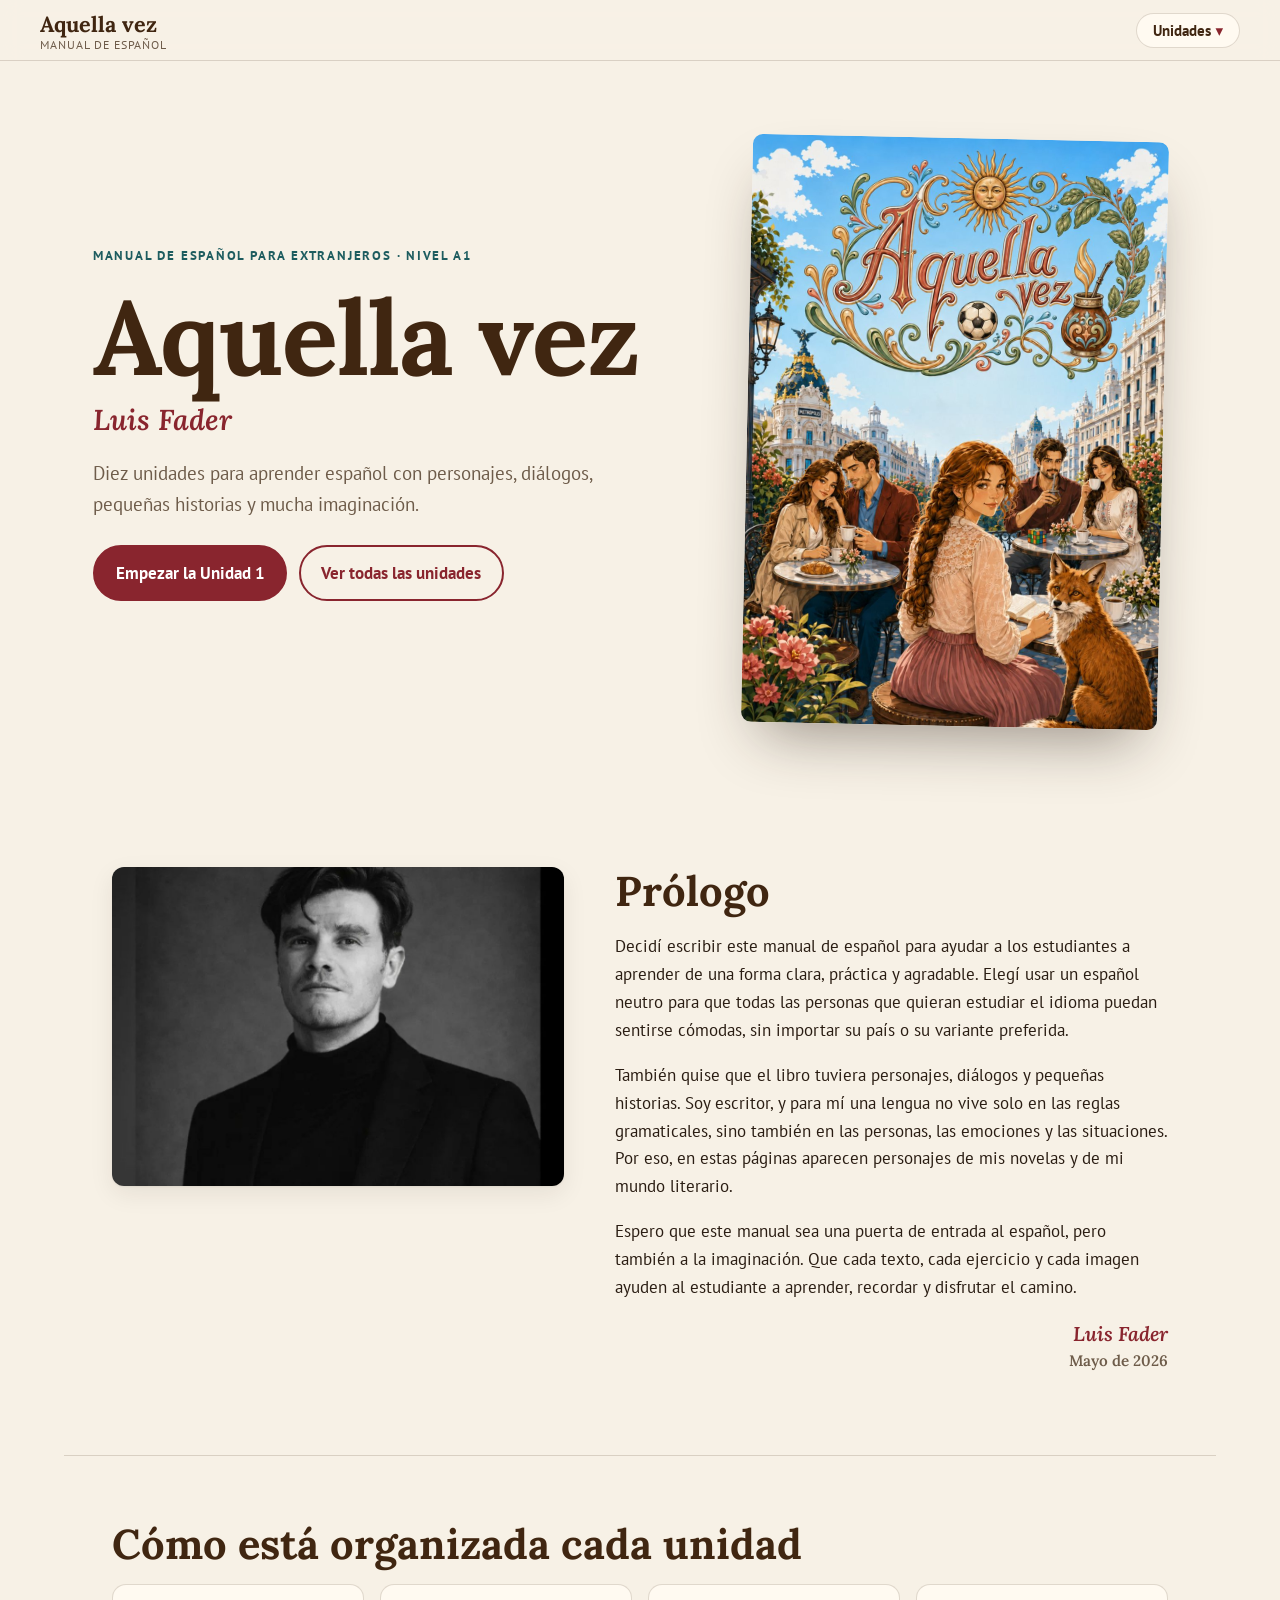
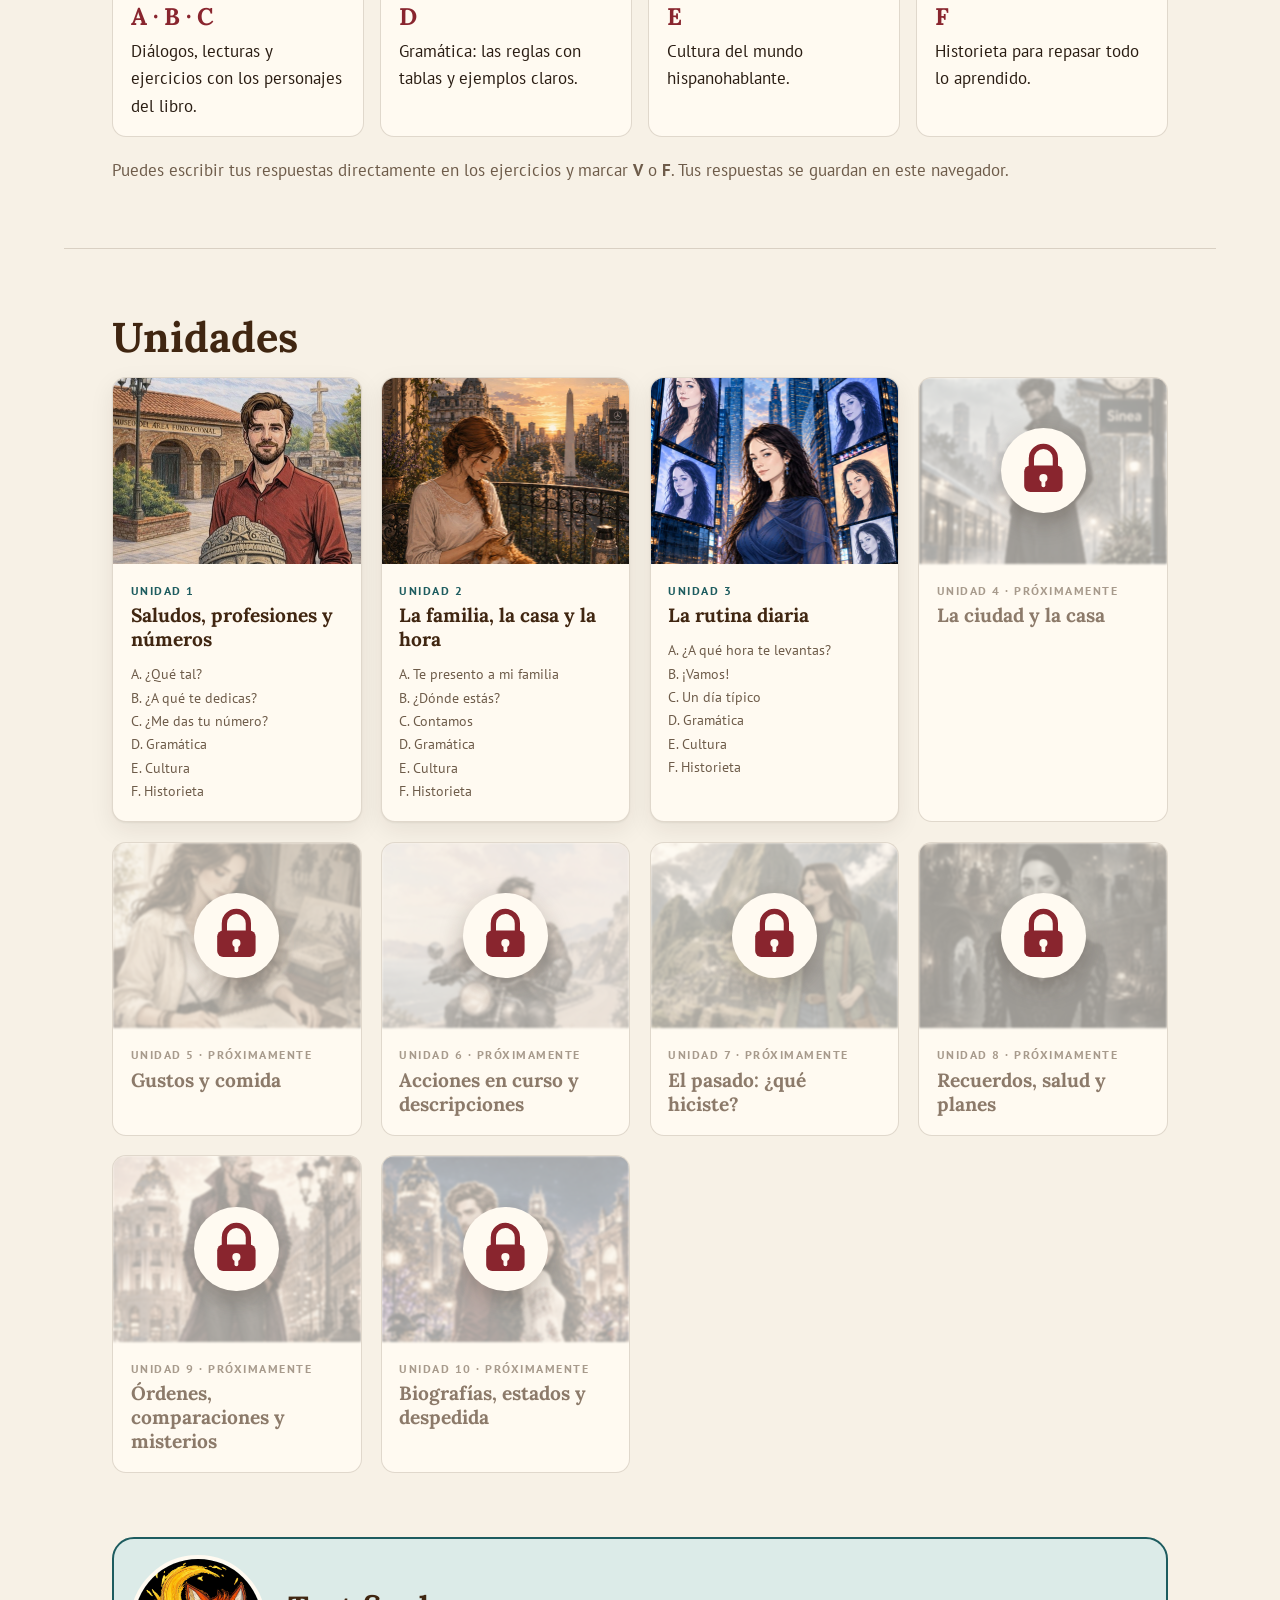
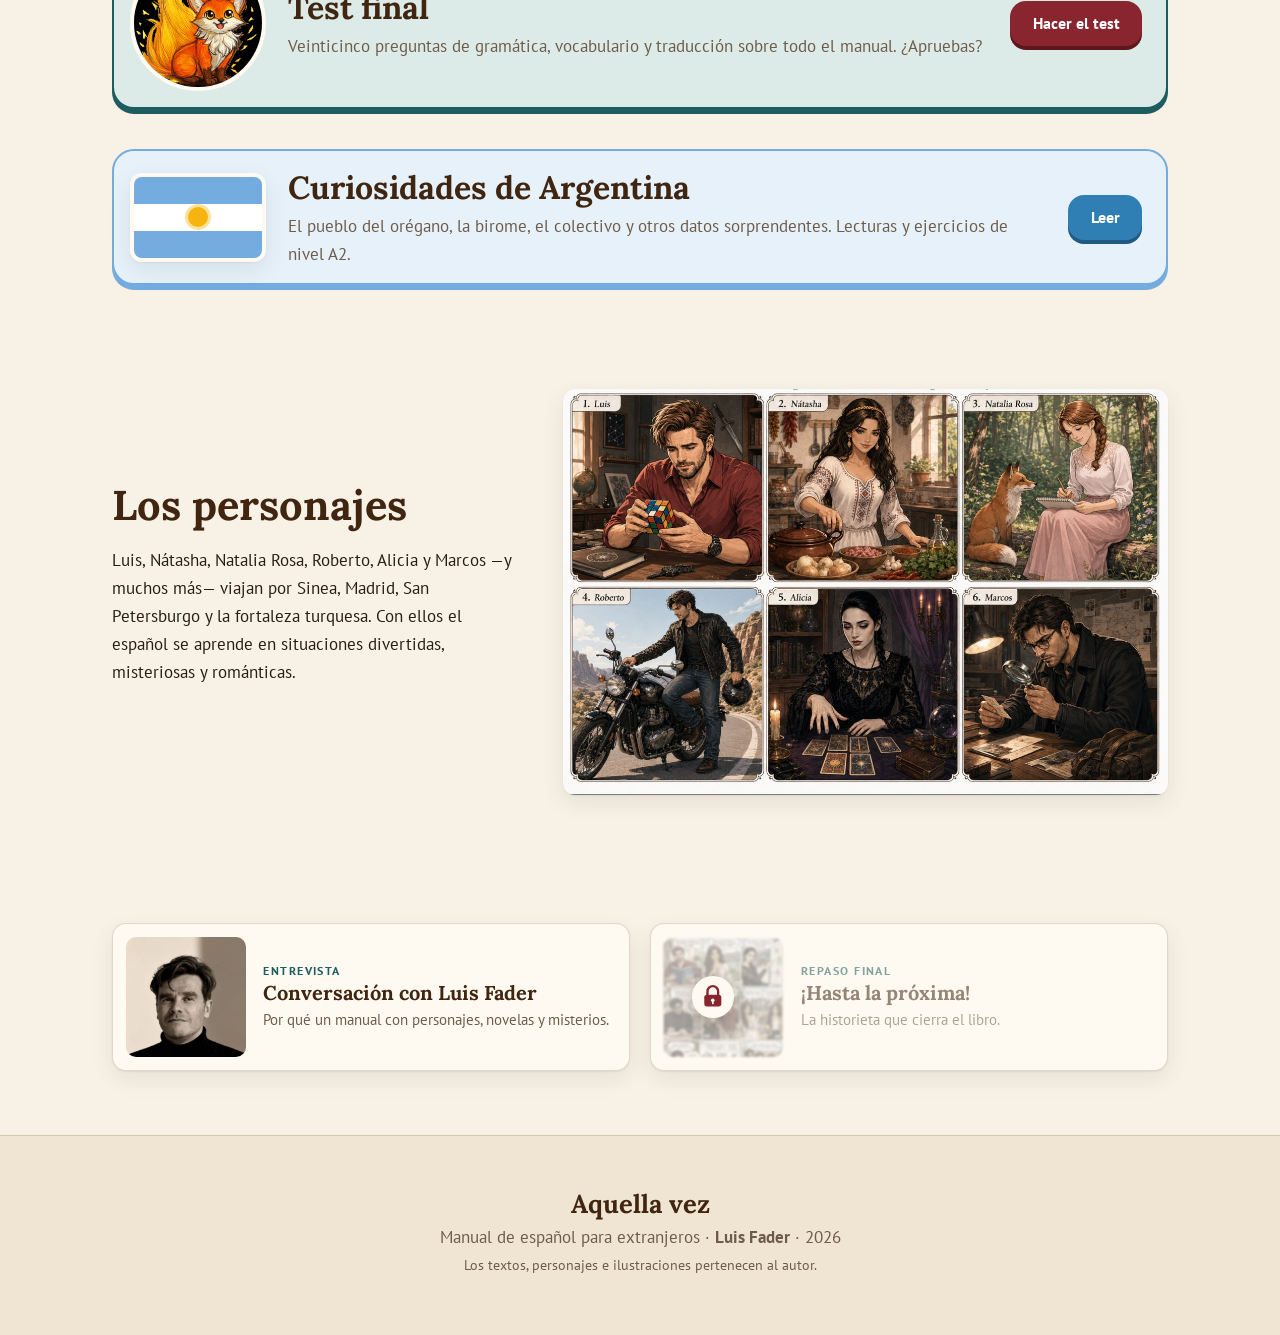
<file: index.html>
<!doctype html>
<html lang="es">
<head>
<meta charset="utf-8">
<meta name="viewport" content="width=device-width, initial-scale=1">
<title>Aquella vez · Manual de español para extranjeros</title>
<meta name="description" content="Aquella vez, manual de español para extranjeros de Luis Fader: diez unidades con diálogos, gramática, cultura e historietas.">
<link rel="icon" href="img/favicon.png">
<link rel="preconnect" href="https://fonts.googleapis.com">
<link rel="preconnect" href="https://fonts.gstatic.com" crossorigin>
<link href="https://fonts.googleapis.com/css2?family=Lora:ital,wght@0,500;0,600;0,700;1,500&family=PT+Sans:ital,wght@0,400;0,700;1,400&display=swap" rel="stylesheet">
<link rel="stylesheet" href="assets/style.css?v=b91c34b9">
<meta property="og:title" content="Aquella vez · Manual de español para extranjeros">
<meta property="og:description" content="Aquella vez, manual de español para extranjeros de Luis Fader: diez unidades con diálogos, gramática, cultura e historietas.">
<meta property="og:image" content="img/651-12.jpg">
</head>
<body class="home">
<a class="skip" href="#main">Saltar al contenido</a>
<header class="topbar">
  <a class="brand" href="index.html"><span class="brand-mark">Aquella vez</span><span class="brand-sub">Manual de español</span></a>
  <button class="menu-btn" type="button" aria-expanded="false" aria-controls="menu">Unidades</button>
  <nav id="menu" class="menu" aria-label="Unidades">
    <ol><li><a href="unidad-1.html"><b>1</b><span>Saludos, profesiones y números</span></a></li><li><a href="unidad-2.html"><b>2</b><span>La familia, la casa y la hora</span></a></li><li><a href="unidad-3.html"><b>3</b><span>La rutina diaria</span></a></li><li class="locked"><span aria-disabled="true"><b>4</b><span>La ciudad y la casa</span><svg class="lock-ico" viewBox="0 0 24 24" aria-hidden="true"><path d="M7 10V7a5 5 0 0 1 10 0v3" fill="none" stroke="currentColor" stroke-width="2.2" stroke-linecap="round"/><rect x="4" y="10" width="16" height="11" rx="2.5" fill="currentColor"/><circle cx="12" cy="15.2" r="1.7" fill="var(--card)"/><path d="M12 16v2.2" stroke="var(--card)" stroke-width="1.6" stroke-linecap="round"/></svg></span></li><li class="locked"><span aria-disabled="true"><b>5</b><span>Gustos y comida</span><svg class="lock-ico" viewBox="0 0 24 24" aria-hidden="true"><path d="M7 10V7a5 5 0 0 1 10 0v3" fill="none" stroke="currentColor" stroke-width="2.2" stroke-linecap="round"/><rect x="4" y="10" width="16" height="11" rx="2.5" fill="currentColor"/><circle cx="12" cy="15.2" r="1.7" fill="var(--card)"/><path d="M12 16v2.2" stroke="var(--card)" stroke-width="1.6" stroke-linecap="round"/></svg></span></li><li class="locked"><span aria-disabled="true"><b>6</b><span>Acciones en curso y descripciones</span><svg class="lock-ico" viewBox="0 0 24 24" aria-hidden="true"><path d="M7 10V7a5 5 0 0 1 10 0v3" fill="none" stroke="currentColor" stroke-width="2.2" stroke-linecap="round"/><rect x="4" y="10" width="16" height="11" rx="2.5" fill="currentColor"/><circle cx="12" cy="15.2" r="1.7" fill="var(--card)"/><path d="M12 16v2.2" stroke="var(--card)" stroke-width="1.6" stroke-linecap="round"/></svg></span></li><li class="locked"><span aria-disabled="true"><b>7</b><span>El pasado: ¿qué hiciste?</span><svg class="lock-ico" viewBox="0 0 24 24" aria-hidden="true"><path d="M7 10V7a5 5 0 0 1 10 0v3" fill="none" stroke="currentColor" stroke-width="2.2" stroke-linecap="round"/><rect x="4" y="10" width="16" height="11" rx="2.5" fill="currentColor"/><circle cx="12" cy="15.2" r="1.7" fill="var(--card)"/><path d="M12 16v2.2" stroke="var(--card)" stroke-width="1.6" stroke-linecap="round"/></svg></span></li><li class="locked"><span aria-disabled="true"><b>8</b><span>Recuerdos, salud y planes</span><svg class="lock-ico" viewBox="0 0 24 24" aria-hidden="true"><path d="M7 10V7a5 5 0 0 1 10 0v3" fill="none" stroke="currentColor" stroke-width="2.2" stroke-linecap="round"/><rect x="4" y="10" width="16" height="11" rx="2.5" fill="currentColor"/><circle cx="12" cy="15.2" r="1.7" fill="var(--card)"/><path d="M12 16v2.2" stroke="var(--card)" stroke-width="1.6" stroke-linecap="round"/></svg></span></li><li class="locked"><span aria-disabled="true"><b>9</b><span>Órdenes, comparaciones y misterios</span><svg class="lock-ico" viewBox="0 0 24 24" aria-hidden="true"><path d="M7 10V7a5 5 0 0 1 10 0v3" fill="none" stroke="currentColor" stroke-width="2.2" stroke-linecap="round"/><rect x="4" y="10" width="16" height="11" rx="2.5" fill="currentColor"/><circle cx="12" cy="15.2" r="1.7" fill="var(--card)"/><path d="M12 16v2.2" stroke="var(--card)" stroke-width="1.6" stroke-linecap="round"/></svg></span></li><li class="locked"><span aria-disabled="true"><b>10</b><span>Biografías, estados y despedida</span><svg class="lock-ico" viewBox="0 0 24 24" aria-hidden="true"><path d="M7 10V7a5 5 0 0 1 10 0v3" fill="none" stroke="currentColor" stroke-width="2.2" stroke-linecap="round"/><rect x="4" y="10" width="16" height="11" rx="2.5" fill="currentColor"/><circle cx="12" cy="15.2" r="1.7" fill="var(--card)"/><path d="M12 16v2.2" stroke="var(--card)" stroke-width="1.6" stroke-linecap="round"/></svg></span></li></ol>
    <a class="menu-extra" href="entrevista.html">Entrevista con el autor</a>
    <a class="menu-extra curio" href="curiosidades.html">Curiosidades de Argentina</a>
    <a class="menu-extra test" href="test-final.html">Test final</a>
  </nav>
</header>
<main id="main">
<section class="hero">
  <div class="hero-text">
    <p class="eyebrow">Manual de español para extranjeros · Nivel A1</p>
    <h1>Aquella vez</h1>
    <p class="author">Luis Fader</p>
    <p class="lede">Diez unidades para aprender español con personajes, diálogos, pequeñas historias y mucha imaginación.</p>
    <p class="cta"><a class="btn" href="unidad-1.html">Empezar la Unidad 1</a><a class="btn ghost" href="#unidades">Ver todas las unidades</a></p>
  </div>
  <figure class="hero-cover"><img src="img/651-12.jpg" width="990" height="1400" alt="Portada del libro Aquella vez" data-zoom></figure>
</section>

<section class="prologo" id="prologo">
  <figure class="fig land"><img src="img/3129-2.jpg" width="1000" height="704" loading="lazy" alt="Ilustración del prólogo" data-zoom></figure>
  <div>
    <h2>Prólogo</h2>
    <p>Decidí escribir este manual de español para ayudar a los estudiantes a aprender de una forma clara, práctica y agradable. Elegí usar un español neutro para que todas las personas que quieran estudiar el idioma puedan sentirse cómodas, sin importar su país o su variante preferida.</p>
    <p>También quise que el libro tuviera personajes, diálogos y pequeñas historias. Soy escritor, y para mí una lengua no vive solo en las reglas gramaticales, sino también en las personas, las emociones y las situaciones. Por eso, en estas páginas aparecen personajes de mis novelas y de mi mundo literario.</p>
    <p>Espero que este manual sea una puerta de entrada al español, pero también a la imaginación. Que cada texto, cada ejercicio y cada imagen ayuden al estudiante a aprender, recordar y disfrutar el camino.</p>
    <p class="firma">Luis Fader<br><span>Mayo de 2026</span></p>
  </div>
</section>

<section class="como" aria-labelledby="como-t">
  <h2 id="como-t">Cómo está organizada cada unidad</h2>
  <ol class="como-list">
    <li><b>A · B · C</b><span>Diálogos, lecturas y ejercicios con los personajes del libro.</span></li>
    <li><b>D</b><span>Gramática: las reglas con tablas y ejemplos claros.</span></li>
    <li><b>E</b><span>Cultura del mundo hispanohablante.</span></li>
    <li><b>F</b><span>Historieta para repasar todo lo aprendido.</span></li>
  </ol>
  <p class="como-note">Puedes escribir tus respuestas directamente en los ejercicios y marcar <b>V</b> o <b>F</b>. Tus respuestas se guardan en este navegador.</p>
</section>

<section class="unidades" id="unidades" aria-labelledby="u-t">
  <h2 id="u-t">Unidades</h2>
  <ol class="ucards"><li class="ucard"><a href="unidad-1.html"><img src="img/58-40.jpg" width="990" height="1400" loading="lazy" alt=""><span class="ucard-body"><span class="ucard-n">Unidad 1</span><span class="ucard-t">Saludos, profesiones y números</span><ol><li>A. ¿Qué tal?</li><li>B. ¿A qué te dedicas?</li><li>C. ¿Me das tu número?</li><li>D. Gramática</li><li>E. Cultura</li><li>F. Historieta</li></ol></span></a></li><li class="ucard"><a href="unidad-2.html"><img src="img/633-86.jpg" width="990" height="1400" loading="lazy" alt=""><span class="ucard-body"><span class="ucard-n">Unidad 2</span><span class="ucard-t">La familia, la casa y la hora</span><ol><li>A. Te presento a mi familia</li><li>B. ¿Dónde estás?</li><li>C. Contamos</li><li>D. Gramática</li><li>E. Cultura</li><li>F. Historieta</li></ol></span></a></li><li class="ucard"><a href="unidad-3.html"><img src="img/2861-3.jpg" width="990" height="1400" loading="lazy" alt=""><span class="ucard-body"><span class="ucard-n">Unidad 3</span><span class="ucard-t">La rutina diaria</span><ol><li>A. ¿A qué hora te levantas?</li><li>B. ¡Vamos!</li><li>C. Un día típico</li><li>D. Gramática</li><li>E. Cultura</li><li>F. Historieta</li></ol></span></a></li><li class="ucard locked"><div aria-disabled="true"><span class="ucard-img"><img src="img/2866-9.jpg" width="990" height="1400" loading="lazy" alt=""><span class="lock-badge"><svg class="lock-ico" viewBox="0 0 24 24" aria-hidden="true"><path d="M7 10V7a5 5 0 0 1 10 0v3" fill="none" stroke="currentColor" stroke-width="2.2" stroke-linecap="round"/><rect x="4" y="10" width="16" height="11" rx="2.5" fill="currentColor"/><circle cx="12" cy="15.2" r="1.7" fill="var(--card)"/><path d="M12 16v2.2" stroke="var(--card)" stroke-width="1.6" stroke-linecap="round"/></svg></span></span><span class="ucard-body"><span class="ucard-n">Unidad 4 · Próximamente</span><span class="ucard-t">La ciudad y la casa</span></span></div></li><li class="ucard locked"><div aria-disabled="true"><span class="ucard-img"><img src="img/2909-5.jpg" width="990" height="1400" loading="lazy" alt=""><span class="lock-badge"><svg class="lock-ico" viewBox="0 0 24 24" aria-hidden="true"><path d="M7 10V7a5 5 0 0 1 10 0v3" fill="none" stroke="currentColor" stroke-width="2.2" stroke-linecap="round"/><rect x="4" y="10" width="16" height="11" rx="2.5" fill="currentColor"/><circle cx="12" cy="15.2" r="1.7" fill="var(--card)"/><path d="M12 16v2.2" stroke="var(--card)" stroke-width="1.6" stroke-linecap="round"/></svg></span></span><span class="ucard-body"><span class="ucard-n">Unidad 5 · Próximamente</span><span class="ucard-t">Gustos y comida</span></span></div></li><li class="ucard locked"><div aria-disabled="true"><span class="ucard-img"><img src="img/639-150.jpg" width="990" height="1400" loading="lazy" alt=""><span class="lock-badge"><svg class="lock-ico" viewBox="0 0 24 24" aria-hidden="true"><path d="M7 10V7a5 5 0 0 1 10 0v3" fill="none" stroke="currentColor" stroke-width="2.2" stroke-linecap="round"/><rect x="4" y="10" width="16" height="11" rx="2.5" fill="currentColor"/><circle cx="12" cy="15.2" r="1.7" fill="var(--card)"/><path d="M12 16v2.2" stroke="var(--card)" stroke-width="1.6" stroke-linecap="round"/></svg></span></span><span class="ucard-body"><span class="ucard-n">Unidad 6 · Próximamente</span><span class="ucard-t">Acciones en curso y descripciones</span></span></div></li><li class="ucard locked"><div aria-disabled="true"><span class="ucard-img"><img src="img/639-404.jpg" width="991" height="1400" loading="lazy" alt=""><span class="lock-badge"><svg class="lock-ico" viewBox="0 0 24 24" aria-hidden="true"><path d="M7 10V7a5 5 0 0 1 10 0v3" fill="none" stroke="currentColor" stroke-width="2.2" stroke-linecap="round"/><rect x="4" y="10" width="16" height="11" rx="2.5" fill="currentColor"/><circle cx="12" cy="15.2" r="1.7" fill="var(--card)"/><path d="M12 16v2.2" stroke="var(--card)" stroke-width="1.6" stroke-linecap="round"/></svg></span></span><span class="ucard-body"><span class="ucard-n">Unidad 7 · Próximamente</span><span class="ucard-t">El pasado: ¿qué hiciste?</span></span></div></li><li class="ucard locked"><div aria-disabled="true"><span class="ucard-img"><img src="img/639-412.jpg" width="990" height="1400" loading="lazy" alt=""><span class="lock-badge"><svg class="lock-ico" viewBox="0 0 24 24" aria-hidden="true"><path d="M7 10V7a5 5 0 0 1 10 0v3" fill="none" stroke="currentColor" stroke-width="2.2" stroke-linecap="round"/><rect x="4" y="10" width="16" height="11" rx="2.5" fill="currentColor"/><circle cx="12" cy="15.2" r="1.7" fill="var(--card)"/><path d="M12 16v2.2" stroke="var(--card)" stroke-width="1.6" stroke-linecap="round"/></svg></span></span><span class="ucard-body"><span class="ucard-n">Unidad 8 · Próximamente</span><span class="ucard-t">Recuerdos, salud y planes</span></span></div></li><li class="ucard locked"><div aria-disabled="true"><span class="ucard-img"><img src="img/639-655.jpg" width="991" height="1400" loading="lazy" alt=""><span class="lock-badge"><svg class="lock-ico" viewBox="0 0 24 24" aria-hidden="true"><path d="M7 10V7a5 5 0 0 1 10 0v3" fill="none" stroke="currentColor" stroke-width="2.2" stroke-linecap="round"/><rect x="4" y="10" width="16" height="11" rx="2.5" fill="currentColor"/><circle cx="12" cy="15.2" r="1.7" fill="var(--card)"/><path d="M12 16v2.2" stroke="var(--card)" stroke-width="1.6" stroke-linecap="round"/></svg></span></span><span class="ucard-body"><span class="ucard-n">Unidad 9 · Próximamente</span><span class="ucard-t">Órdenes, comparaciones y misterios</span></span></div></li><li class="ucard locked"><div aria-disabled="true"><span class="ucard-img"><img src="img/639-663.jpg" width="990" height="1400" loading="lazy" alt=""><span class="lock-badge"><svg class="lock-ico" viewBox="0 0 24 24" aria-hidden="true"><path d="M7 10V7a5 5 0 0 1 10 0v3" fill="none" stroke="currentColor" stroke-width="2.2" stroke-linecap="round"/><rect x="4" y="10" width="16" height="11" rx="2.5" fill="currentColor"/><circle cx="12" cy="15.2" r="1.7" fill="var(--card)"/><path d="M12 16v2.2" stroke="var(--card)" stroke-width="1.6" stroke-linecap="round"/></svg></span></span><span class="ucard-body"><span class="ucard-n">Unidad 10 · Próximamente</span><span class="ucard-t">Biografías, estados y despedida</span></span></div></li></ol>
</section>

<section class="test-banner" aria-label="Test final">
  <a href="test-final.html">
    <img src="img/644-9.jpg" width="1000" height="1000" loading="lazy" alt="">
    <span><b>Test final</b><span>Veinticinco preguntas de gramática, vocabulario y traducción sobre todo el manual. ¿Apruebas?</span></span>
    <span class="qbtn">Hacer el test</span>
  </a>
</section>

<section class="curio-banner" aria-label="Curiosidades de Argentina">
  <a href="curiosidades.html">
    <span class="curio-flag" aria-hidden="true"><i></i><i><b></b></i><i></i></span>
    <span><b>Curiosidades de Argentina</b><span>El pueblo del orégano, la birome, el colectivo y otros datos sorprendentes. Lecturas y ejercicios de nivel A2.</span></span>
    <span class="qbtn">Leer</span>
  </a>
</section>

<section class="personajes" aria-labelledby="p-t">
  <div>
    <h2 id="p-t">Los personajes</h2>
    <p>Luis, Nátasha, Natalia Rosa, Roberto, Alicia y Marcos —y muchos más— viajan por Sinea, Madrid, San Petersburgo y la fortaleza turquesa. Con ellos el español se aprende en situaciones divertidas, misteriosas y románticas.</p>
    
  </div>
  <figure class="fig land"><img src="img/639-482.jpg" width="1200" height="805" loading="lazy" alt="Los personajes: Luis, Nátasha, Natalia Rosa, Roberto, Alicia y Marcos" data-zoom></figure>
</section>

<section class="autor">
  <a class="autor-card" href="entrevista.html">
    <img src="img/639-800.jpg" width="833" height="1100" loading="lazy" alt="Retrato de Luis Fader">
    <span><small>Entrevista</small><b>Conversación con Luis Fader</b><span>Por qué un manual con personajes, novelas y misterios.</span></span>
  </a>
  <div class="autor-card locked" aria-disabled="true">
    <img src="img/2923-15.jpg" width="1015" height="1400" loading="lazy" alt="Historieta final">
    <span><small>Repaso final</small><b>¡Hasta la próxima!</b><span>La historieta que cierra el libro.</span></span><span class="lock-badge"><svg class="lock-ico" viewBox="0 0 24 24" aria-hidden="true"><path d="M7 10V7a5 5 0 0 1 10 0v3" fill="none" stroke="currentColor" stroke-width="2.2" stroke-linecap="round"/><rect x="4" y="10" width="16" height="11" rx="2.5" fill="currentColor"/><circle cx="12" cy="15.2" r="1.7" fill="var(--card)"/><path d="M12 16v2.2" stroke="var(--card)" stroke-width="1.6" stroke-linecap="round"/></svg></span>
  </div>
</section>
</main>
<footer class="foot">
  <p class="foot-brand">Aquella vez</p>
  <p>Manual de español para extranjeros · <strong>Luis Fader</strong> · 2026</p>
  <p class="foot-small">Los textos, personajes e ilustraciones pertenecen al autor.</p>
</footer>
<div class="lightbox" hidden><button type="button" class="lb-close" aria-label="Cerrar">×</button><img alt=""></div>
<script src="assets/site.js?v=1da9e364"></script>
</body>
</html>
</file>
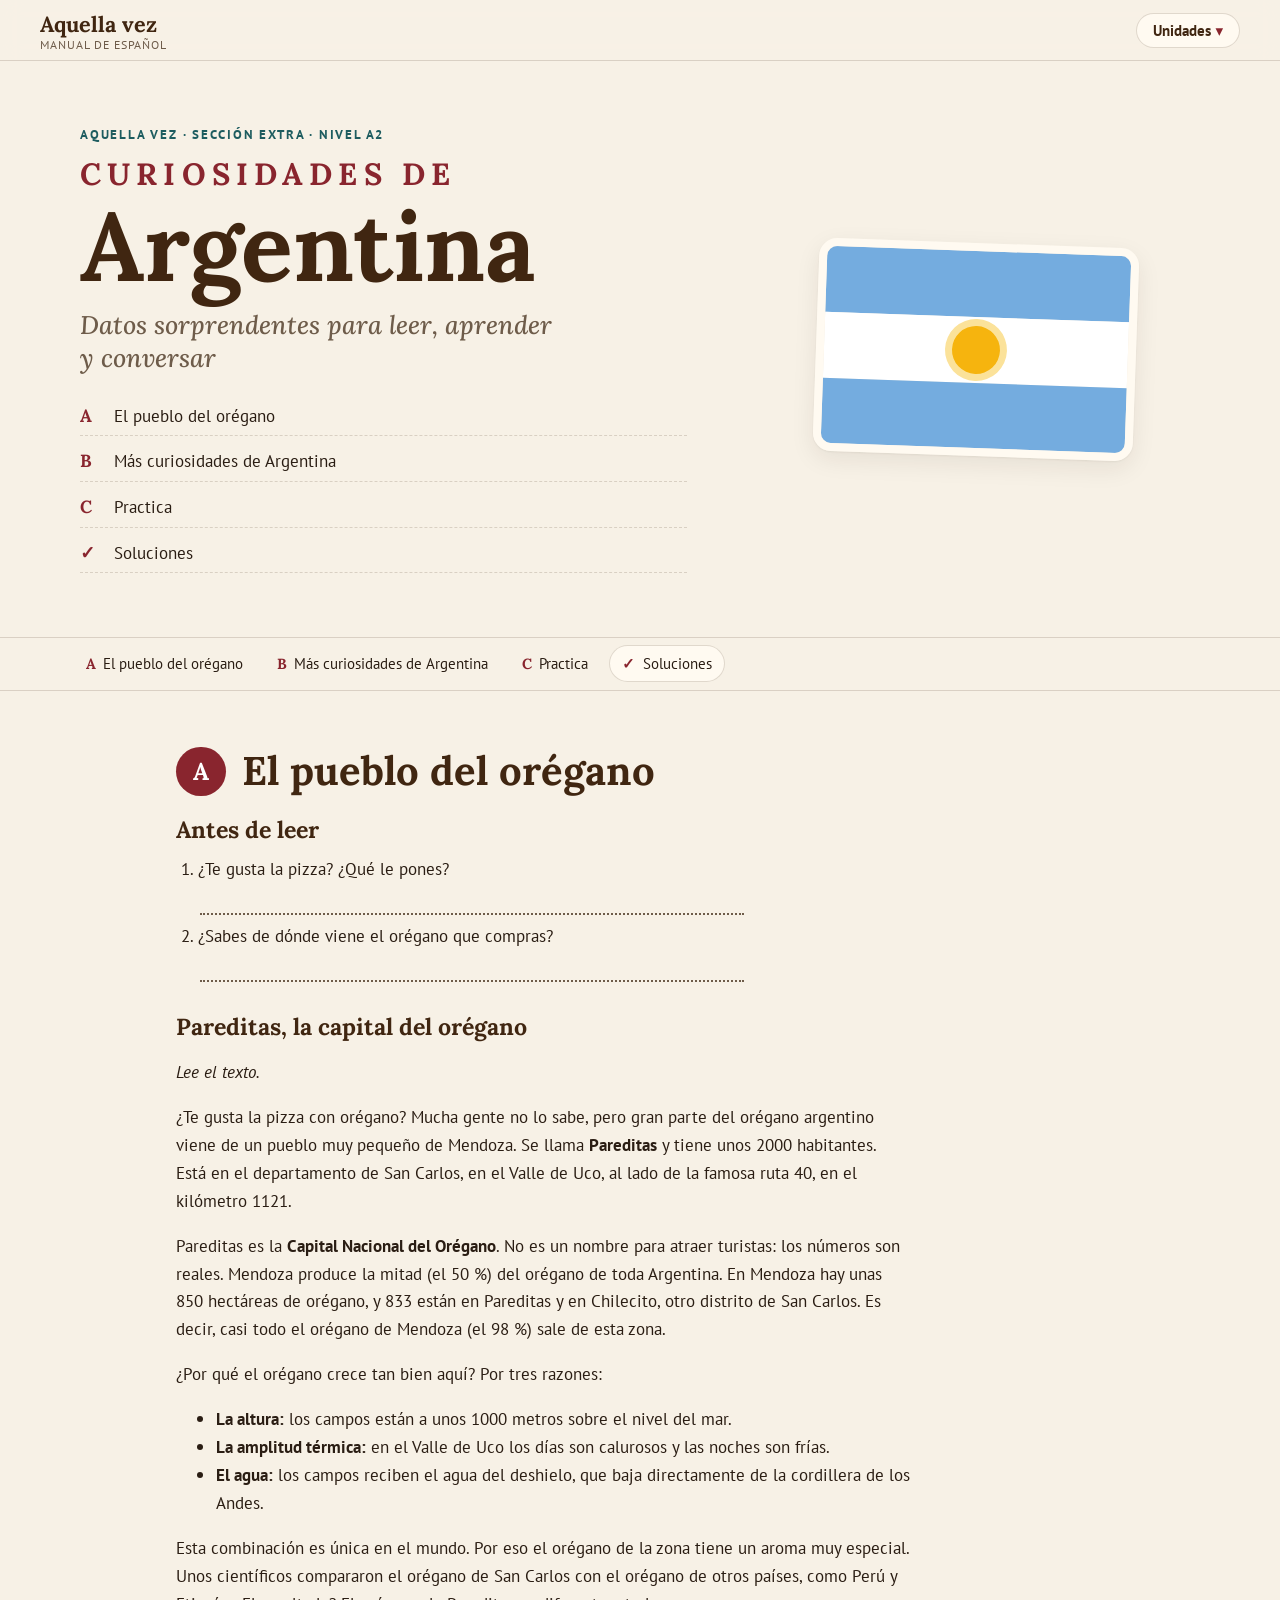
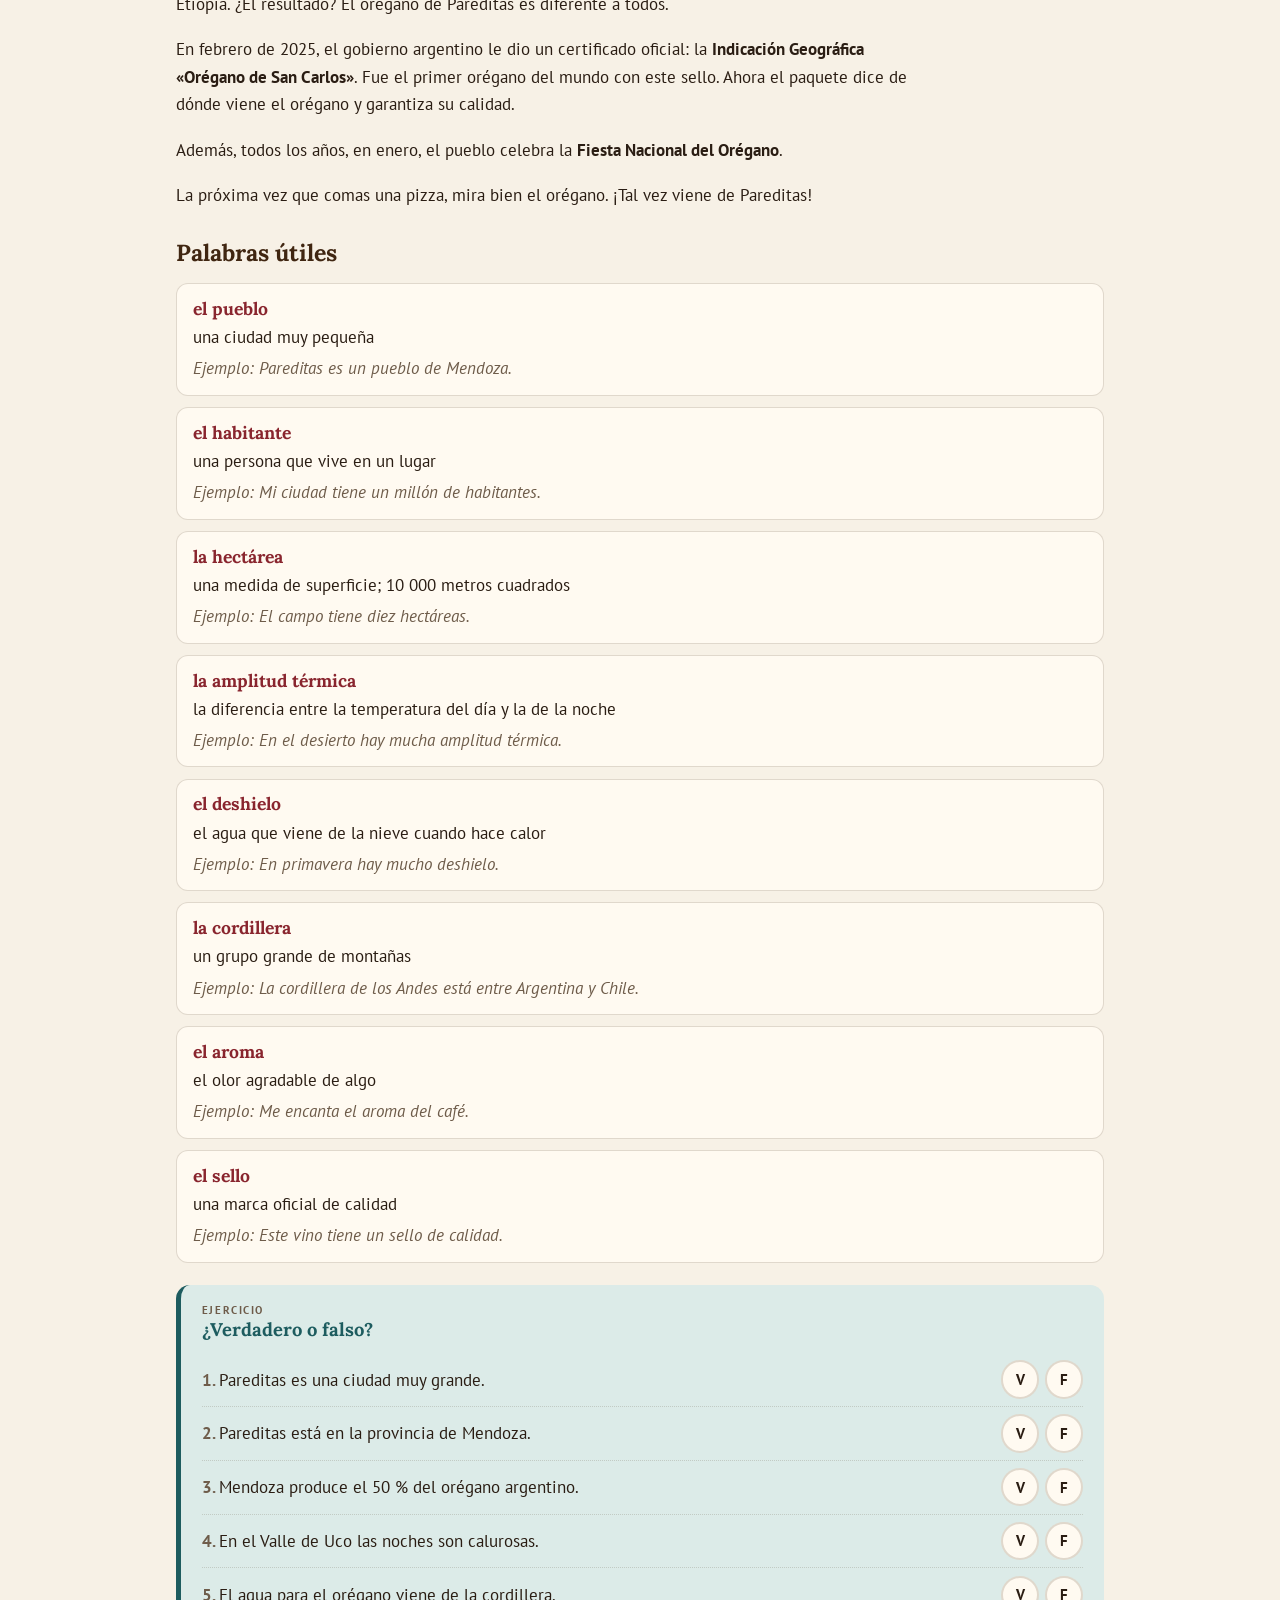
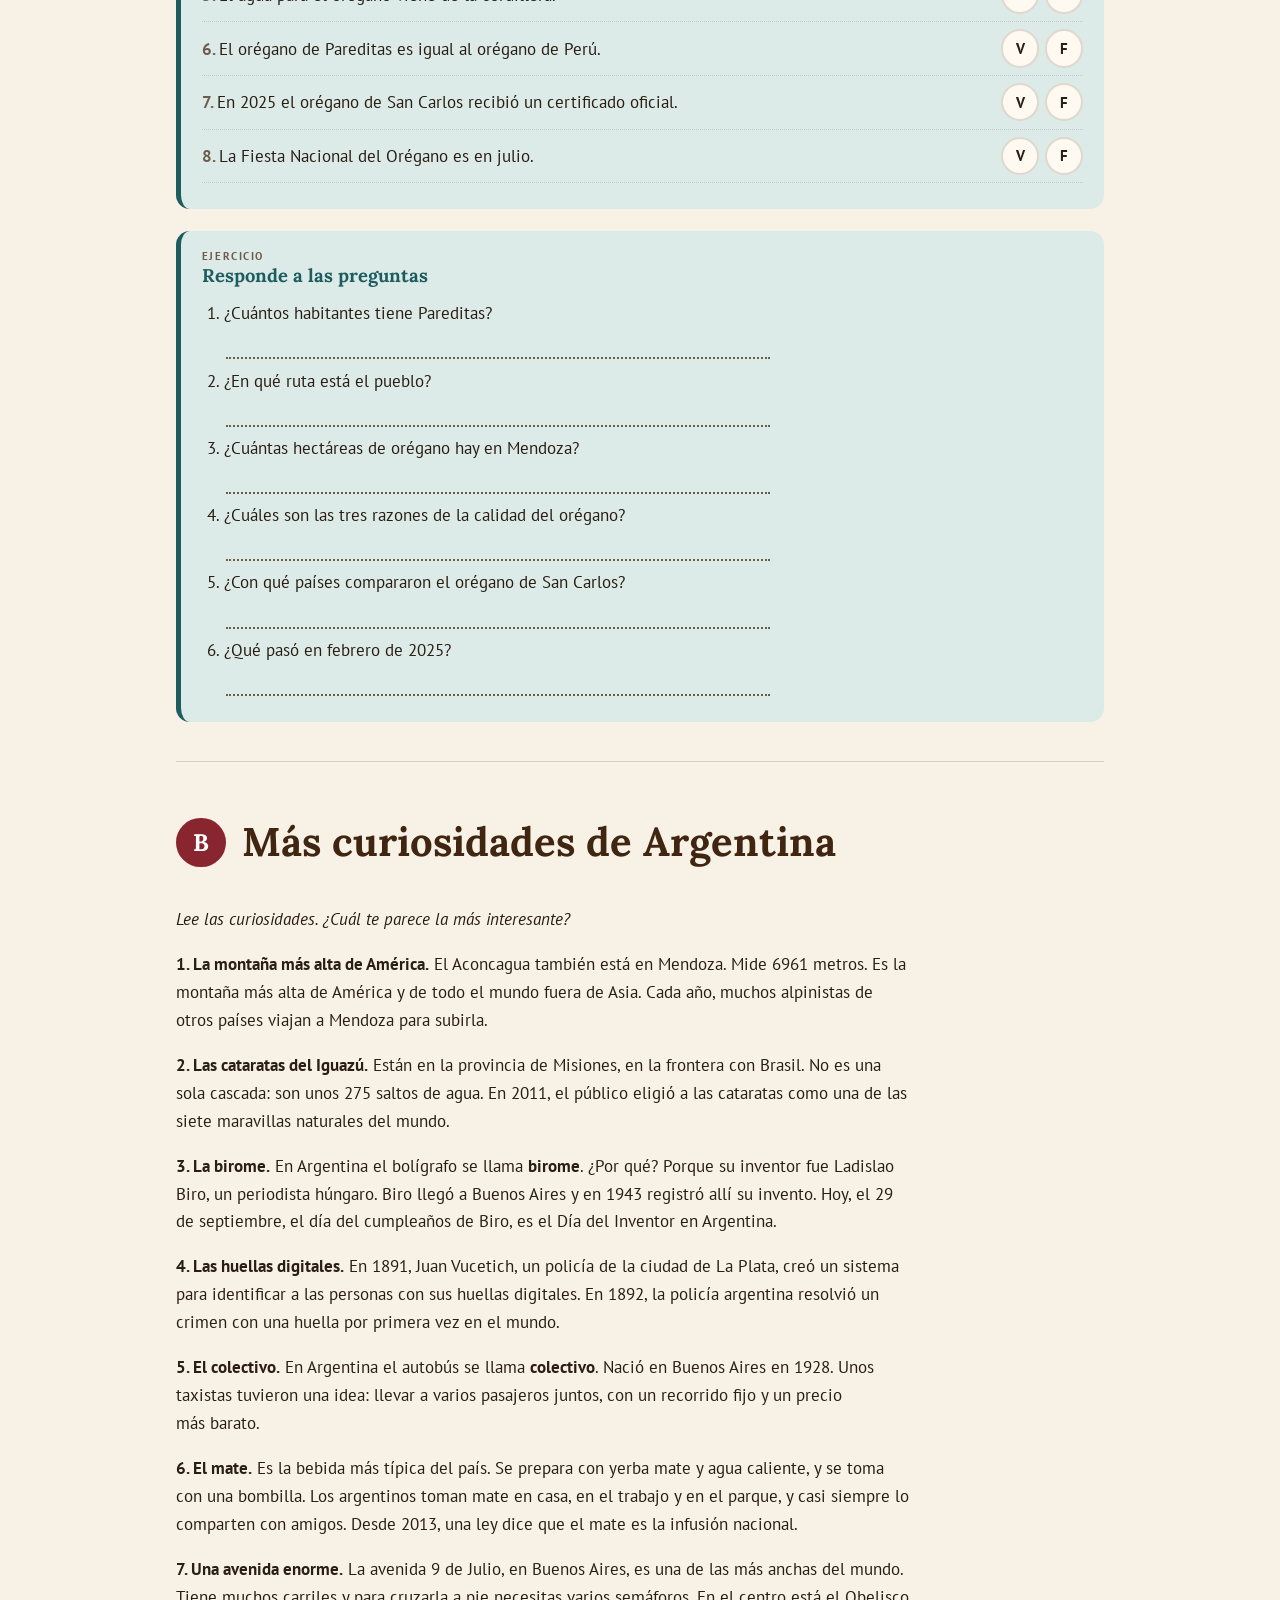
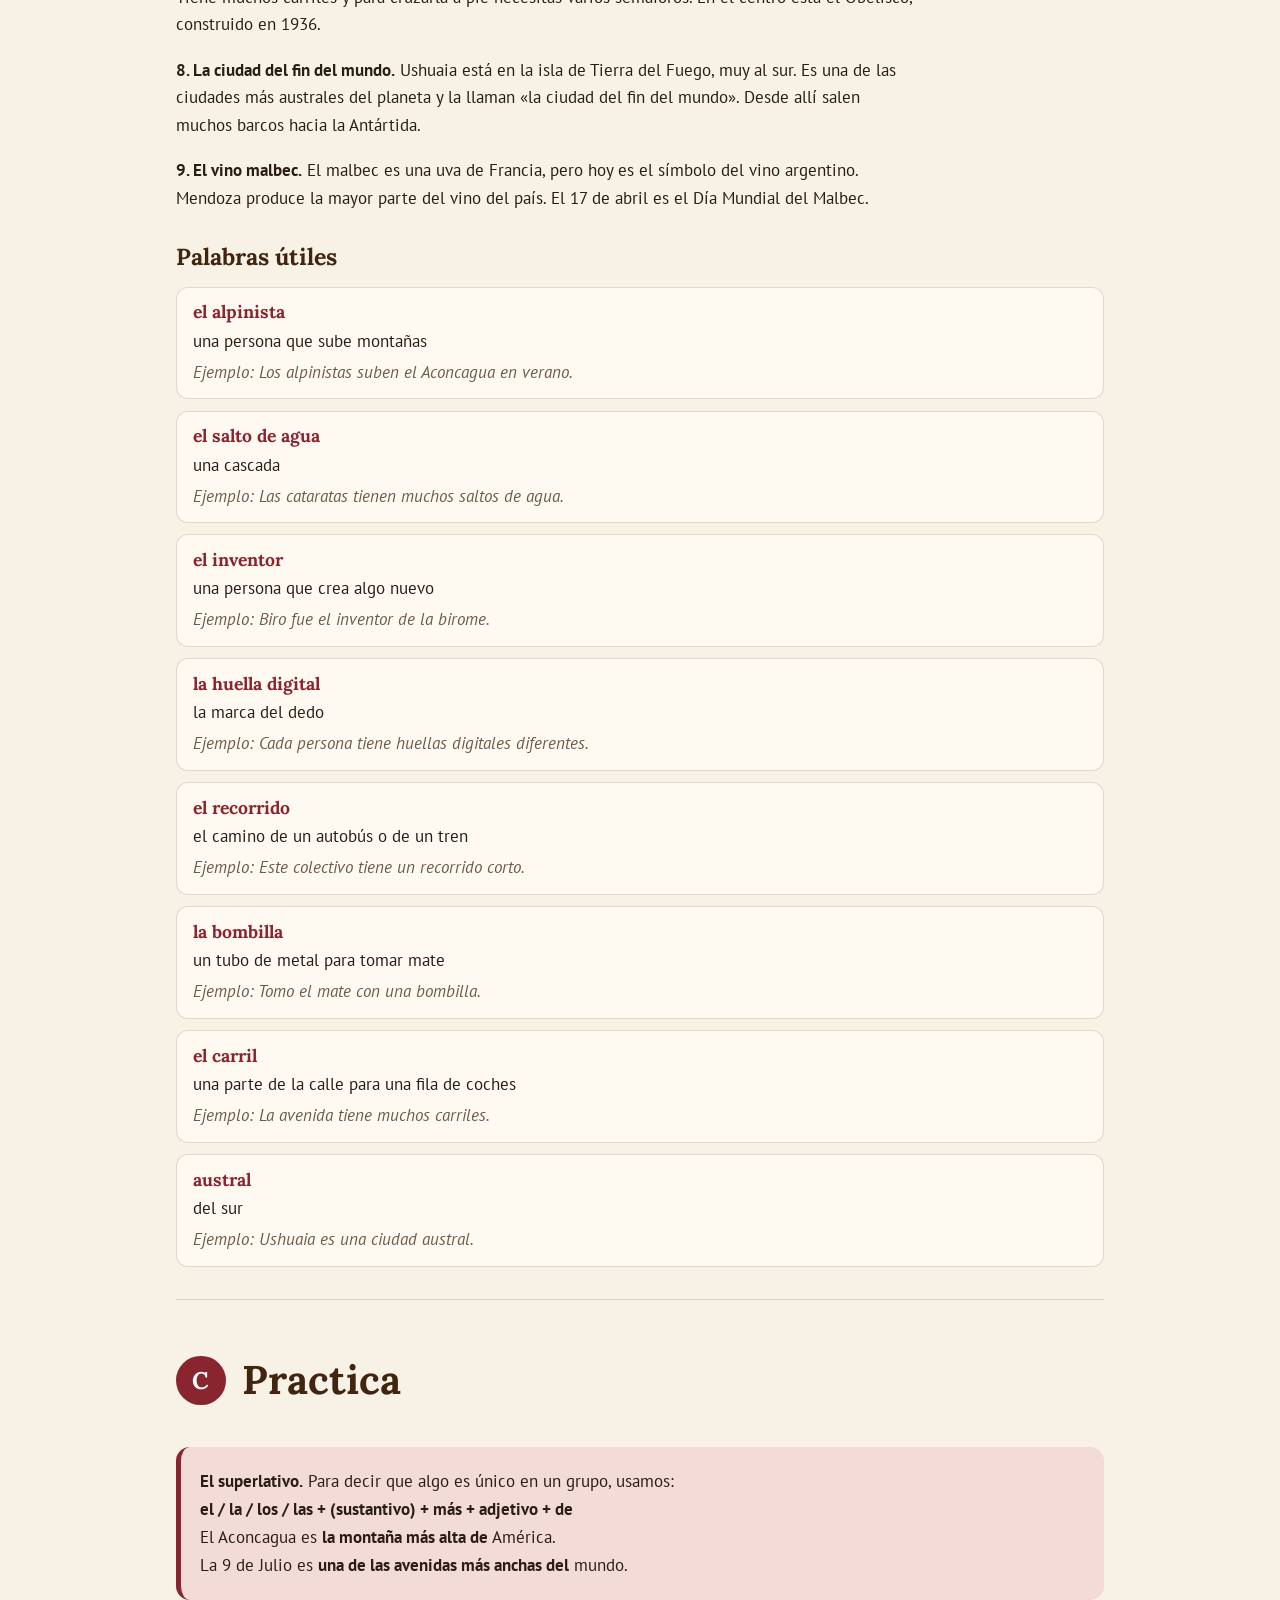
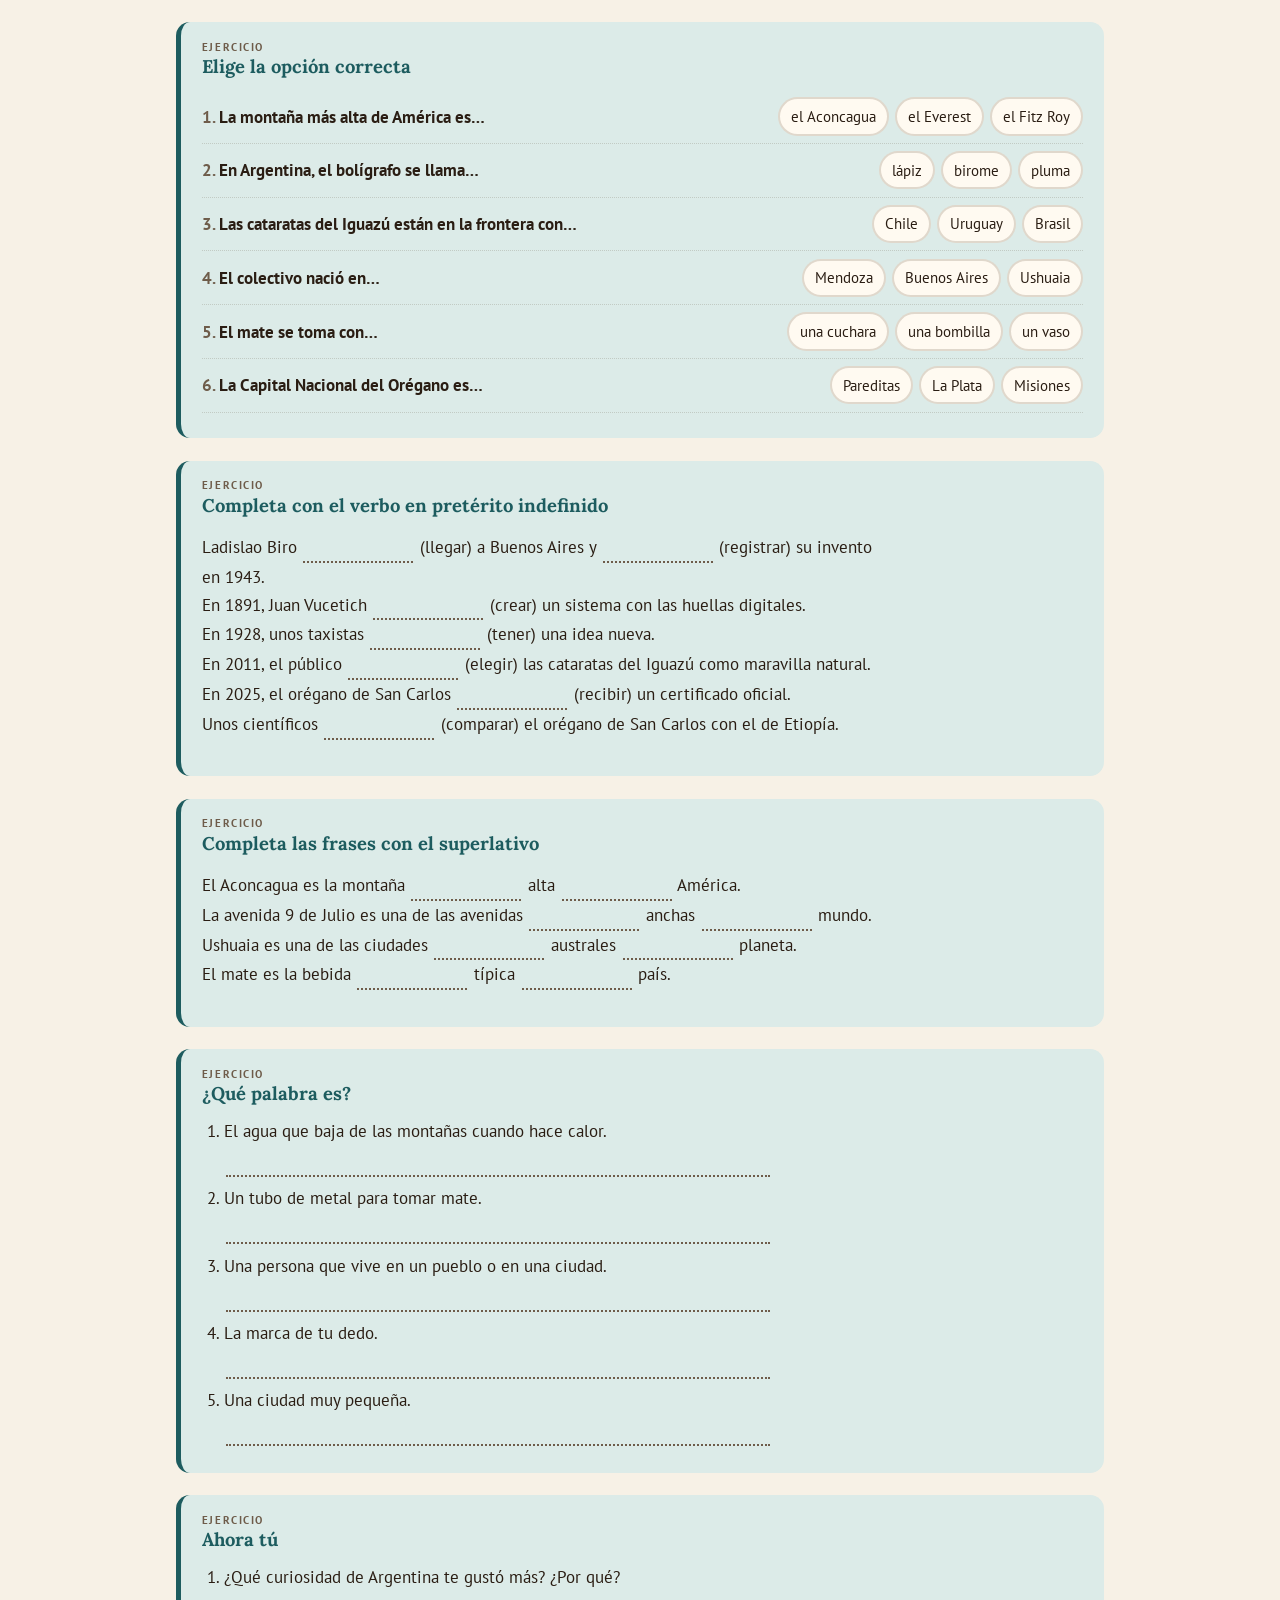
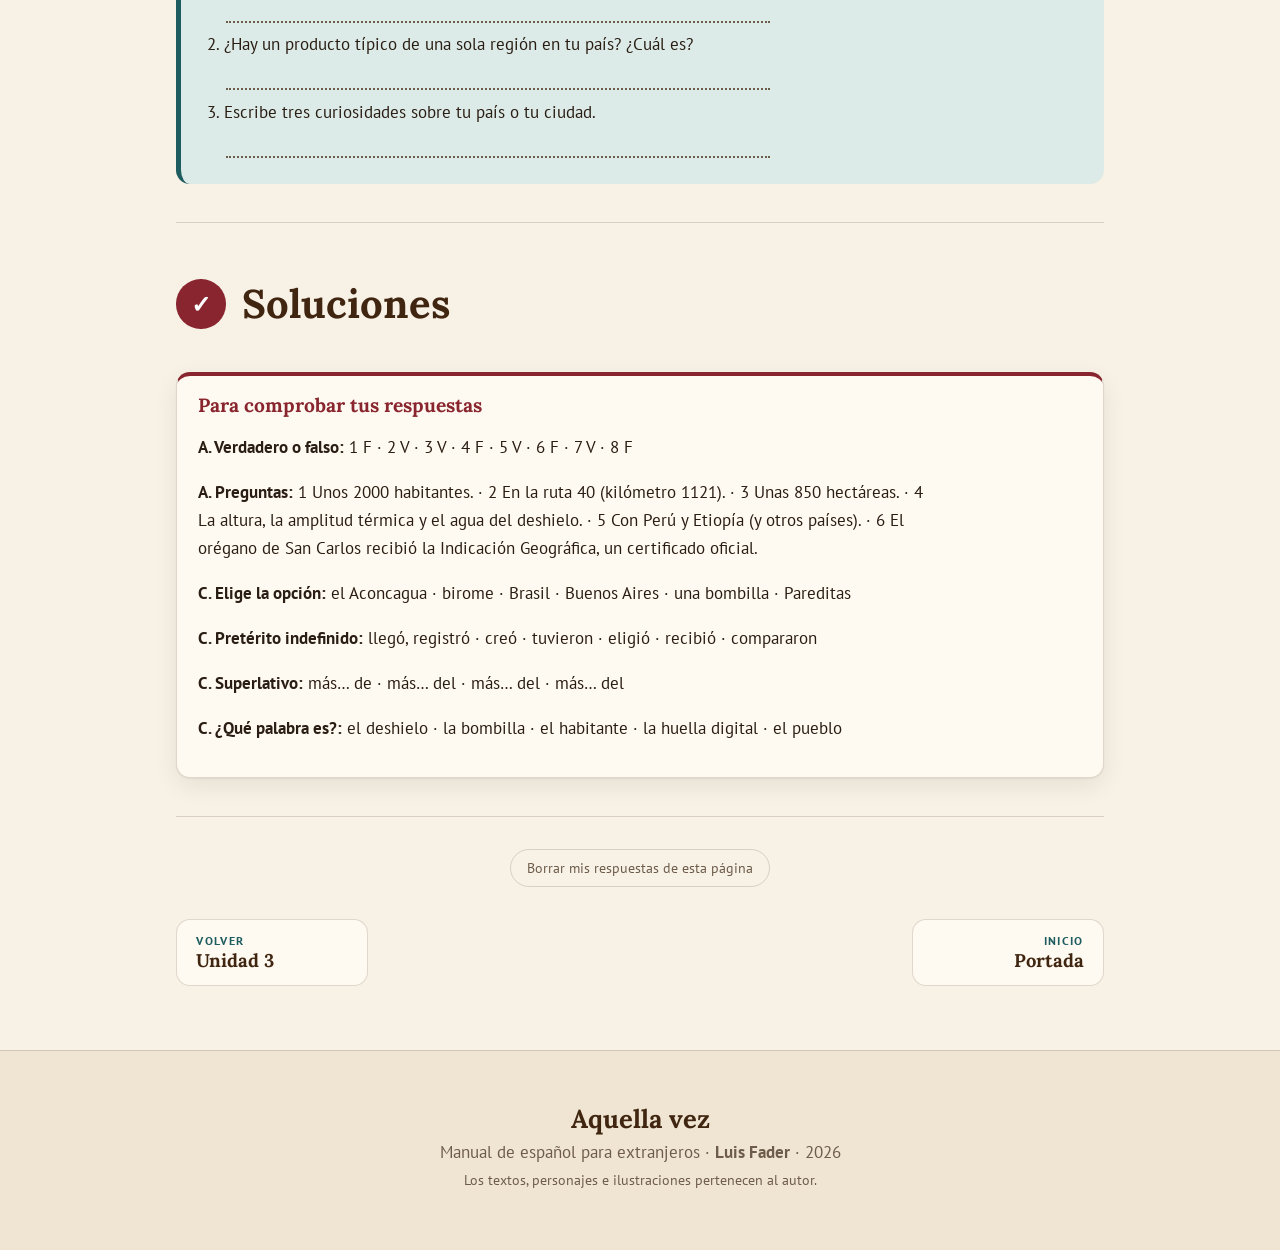
<file: curiosidades.html>
<!doctype html>
<html lang="es">
<head>
<meta charset="utf-8">
<meta name="viewport" content="width=device-width, initial-scale=1">
<title>Curiosidades de Argentina · Aquella vez</title>
<meta name="description" content="Curiosidades de Argentina para estudiantes de español de nivel A2: el pueblo del orégano, la birome, el colectivo, el mate y más, con ejercicios.">
<link rel="icon" href="img/favicon.png">
<link rel="preconnect" href="https://fonts.googleapis.com">
<link rel="preconnect" href="https://fonts.gstatic.com" crossorigin>
<link href="https://fonts.googleapis.com/css2?family=Lora:ital,wght@0,500;0,600;0,700;1,500&family=PT+Sans:ital,wght@0,400;0,700;1,400&display=swap" rel="stylesheet">
<link rel="stylesheet" href="assets/style.css?v=b91c34b9">
<meta property="og:title" content="Curiosidades de Argentina · Aquella vez">
<meta property="og:description" content="Curiosidades de Argentina para estudiantes de español de nivel A2: el pueblo del orégano, la birome, el colectivo, el mate y más, con ejercicios.">
<meta property="og:image" content="img/651-12.jpg">
</head>
<body class="unit curio">
<a class="skip" href="#main">Saltar al contenido</a>
<header class="topbar">
  <a class="brand" href="index.html"><span class="brand-mark">Aquella vez</span><span class="brand-sub">Manual de español</span></a>
  <button class="menu-btn" type="button" aria-expanded="false" aria-controls="menu">Unidades</button>
  <nav id="menu" class="menu" aria-label="Unidades">
    <ol><li><a href="unidad-1.html"><b>1</b><span>Saludos, profesiones y números</span></a></li><li><a href="unidad-2.html"><b>2</b><span>La familia, la casa y la hora</span></a></li><li><a href="unidad-3.html"><b>3</b><span>La rutina diaria</span></a></li><li class="locked"><span aria-disabled="true"><b>4</b><span>La ciudad y la casa</span><svg class="lock-ico" viewBox="0 0 24 24" aria-hidden="true"><path d="M7 10V7a5 5 0 0 1 10 0v3" fill="none" stroke="currentColor" stroke-width="2.2" stroke-linecap="round"/><rect x="4" y="10" width="16" height="11" rx="2.5" fill="currentColor"/><circle cx="12" cy="15.2" r="1.7" fill="var(--card)"/><path d="M12 16v2.2" stroke="var(--card)" stroke-width="1.6" stroke-linecap="round"/></svg></span></li><li class="locked"><span aria-disabled="true"><b>5</b><span>Gustos y comida</span><svg class="lock-ico" viewBox="0 0 24 24" aria-hidden="true"><path d="M7 10V7a5 5 0 0 1 10 0v3" fill="none" stroke="currentColor" stroke-width="2.2" stroke-linecap="round"/><rect x="4" y="10" width="16" height="11" rx="2.5" fill="currentColor"/><circle cx="12" cy="15.2" r="1.7" fill="var(--card)"/><path d="M12 16v2.2" stroke="var(--card)" stroke-width="1.6" stroke-linecap="round"/></svg></span></li><li class="locked"><span aria-disabled="true"><b>6</b><span>Acciones en curso y descripciones</span><svg class="lock-ico" viewBox="0 0 24 24" aria-hidden="true"><path d="M7 10V7a5 5 0 0 1 10 0v3" fill="none" stroke="currentColor" stroke-width="2.2" stroke-linecap="round"/><rect x="4" y="10" width="16" height="11" rx="2.5" fill="currentColor"/><circle cx="12" cy="15.2" r="1.7" fill="var(--card)"/><path d="M12 16v2.2" stroke="var(--card)" stroke-width="1.6" stroke-linecap="round"/></svg></span></li><li class="locked"><span aria-disabled="true"><b>7</b><span>El pasado: ¿qué hiciste?</span><svg class="lock-ico" viewBox="0 0 24 24" aria-hidden="true"><path d="M7 10V7a5 5 0 0 1 10 0v3" fill="none" stroke="currentColor" stroke-width="2.2" stroke-linecap="round"/><rect x="4" y="10" width="16" height="11" rx="2.5" fill="currentColor"/><circle cx="12" cy="15.2" r="1.7" fill="var(--card)"/><path d="M12 16v2.2" stroke="var(--card)" stroke-width="1.6" stroke-linecap="round"/></svg></span></li><li class="locked"><span aria-disabled="true"><b>8</b><span>Recuerdos, salud y planes</span><svg class="lock-ico" viewBox="0 0 24 24" aria-hidden="true"><path d="M7 10V7a5 5 0 0 1 10 0v3" fill="none" stroke="currentColor" stroke-width="2.2" stroke-linecap="round"/><rect x="4" y="10" width="16" height="11" rx="2.5" fill="currentColor"/><circle cx="12" cy="15.2" r="1.7" fill="var(--card)"/><path d="M12 16v2.2" stroke="var(--card)" stroke-width="1.6" stroke-linecap="round"/></svg></span></li><li class="locked"><span aria-disabled="true"><b>9</b><span>Órdenes, comparaciones y misterios</span><svg class="lock-ico" viewBox="0 0 24 24" aria-hidden="true"><path d="M7 10V7a5 5 0 0 1 10 0v3" fill="none" stroke="currentColor" stroke-width="2.2" stroke-linecap="round"/><rect x="4" y="10" width="16" height="11" rx="2.5" fill="currentColor"/><circle cx="12" cy="15.2" r="1.7" fill="var(--card)"/><path d="M12 16v2.2" stroke="var(--card)" stroke-width="1.6" stroke-linecap="round"/></svg></span></li><li class="locked"><span aria-disabled="true"><b>10</b><span>Biografías, estados y despedida</span><svg class="lock-ico" viewBox="0 0 24 24" aria-hidden="true"><path d="M7 10V7a5 5 0 0 1 10 0v3" fill="none" stroke="currentColor" stroke-width="2.2" stroke-linecap="round"/><rect x="4" y="10" width="16" height="11" rx="2.5" fill="currentColor"/><circle cx="12" cy="15.2" r="1.7" fill="var(--card)"/><path d="M12 16v2.2" stroke="var(--card)" stroke-width="1.6" stroke-linecap="round"/></svg></span></li></ol>
    <a class="menu-extra" href="entrevista.html">Entrevista con el autor</a>
    <a class="menu-extra curio" href="curiosidades.html">Curiosidades de Argentina</a>
    <a class="menu-extra test" href="test-final.html">Test final</a>
  </nav>
</header>
<main id="main">
<section class="unit-hero curio-hero">
  <div class="unit-hero-text">
    <p class="eyebrow">Aquella vez · Sección extra · Nivel A2</p>
    <h1><span>Curiosidades de</span> Argentina</h1>
    <p class="tema">Datos sorprendentes para leer, aprender y conversar</p>
    <ol class="toc"><li><a href="#a"><b>A</b> El pueblo del orégano</a></li><li><a href="#b"><b>B</b> Más curiosidades de Argentina</a></li><li><a href="#c"><b>C</b> Practica</a></li><li><a href="#s"><b>✓</b> Soluciones</a></li></ol>
  </div>
  <div class="curio-flag big" aria-hidden="true"><i></i><i><b></b></i><i></i></div>
</section>
<nav class="sec-nav" aria-label="Secciones"><ol><li><a href="#a"><b>A</b> El pueblo del orégano</a></li><li><a href="#b"><b>B</b> Más curiosidades de Argentina</a></li><li><a href="#c"><b>C</b> Practica</a></li><li><a href="#s"><b>✓</b> Soluciones</a></li></ol></nav>
<div class="unit-body">
<section class="unit-sec" id="a" data-letter="A"><header class="sec-head"><span class="sec-letter">A</span><h2>El pueblo del orégano</h2></header><div class="prose"><h3>Antes de leer</h3><ol class="questions"><li><span class="qt">¿Te gusta la pizza? ¿Qué le pones?</span><input class="blank answer" aria-label="Tu respuesta" autocomplete="off"></li><li><span class="qt">¿Sabes de dónde viene el orégano que compras?</span><input class="blank answer" aria-label="Tu respuesta" autocomplete="off"></li></ol><h3>Pareditas, la capital del orégano</h3><p><em>Lee el texto.</em></p><p>¿Te gusta la pizza con orégano? Mucha gente no lo sabe, pero gran parte del orégano argentino viene de un pueblo muy pequeño de Mendoza. Se llama <strong>Pareditas</strong> y tiene unos 2000 habitantes. Está en el departamento de San Carlos, en el Valle de Uco, al lado de la famosa ruta 40, en el kilómetro 1121.</p><p>Pareditas es la <strong>Capital Nacional del Orégano</strong>. No es un nombre para atraer turistas: los números son reales. Mendoza produce la mitad (el 50 %) del orégano de toda Argentina. En Mendoza hay unas 850 hectáreas de orégano, y 833 están en Pareditas y en Chilecito, otro distrito de San Carlos. Es decir, casi todo el orégano de Mendoza (el 98 %) sale de esta zona.</p><p>¿Por qué el orégano crece tan bien aquí? Por tres razones:</p><ul><li><strong>La altura:</strong> los campos están a unos 1000 metros sobre el nivel del mar.</li><li><strong>La amplitud térmica:</strong> en el Valle de Uco los días son calurosos y las noches son frías.</li><li><strong>El agua:</strong> los campos reciben el agua del deshielo, que baja directamente de la cordillera de los Andes.</li></ul><p>Esta combinación es única en el mundo. Por eso el orégano de la zona tiene un aroma muy especial. Unos científicos compararon el orégano de San Carlos con el orégano de otros países, como Perú y Etiopía. ¿El resultado? El orégano de Pareditas es diferente a todos.</p><p>En febrero de 2025, el gobierno argentino le dio un certificado oficial: la <strong>Indicación Geográfica «Orégano de San Carlos»</strong>. Fue el primer orégano del mundo con este sello. Ahora el paquete dice de dónde viene el orégano y garantiza su calidad.</p><p>Además, todos los años, en enero, el pueblo celebra la <strong>Fiesta Nacional del Orégano</strong>.</p><p>La próxima vez que comas una pizza, mira bien el orégano. ¡Tal vez viene de Pareditas!</p><h3>Palabras útiles</h3><dl class="glossary"><div><dt>el pueblo</dt><dd>una ciudad muy pequeña<span class="ex">Ejemplo: Pareditas es un pueblo de Mendoza.</span></dd></div><div><dt>el habitante</dt><dd>una persona que vive en un lugar<span class="ex">Ejemplo: Mi ciudad tiene un millón de habitantes.</span></dd></div><div><dt>la hectárea</dt><dd>una medida de superficie; 10 000 metros cuadrados<span class="ex">Ejemplo: El campo tiene diez hectáreas.</span></dd></div><div><dt>la amplitud térmica</dt><dd>la diferencia entre la temperatura del día y la de la noche<span class="ex">Ejemplo: En el desierto hay mucha amplitud térmica.</span></dd></div><div><dt>el deshielo</dt><dd>el agua que viene de la nieve cuando hace calor<span class="ex">Ejemplo: En primavera hay mucho deshielo.</span></dd></div><div><dt>la cordillera</dt><dd>un grupo grande de montañas<span class="ex">Ejemplo: La cordillera de los Andes está entre Argentina y Chile.</span></dd></div><div><dt>el aroma</dt><dd>el olor agradable de algo<span class="ex">Ejemplo: Me encanta el aroma del café.</span></dd></div><div><dt>el sello</dt><dd>una marca oficial de calidad<span class="ex">Ejemplo: Este vino tiene un sello de calidad.</span></dd></div></dl><div class="exercise"><h4><span class="tag">Ejercicio</span>¿Verdadero o falso?</h4><ol class="vf"><li><span>Pareditas es una ciudad muy grande.</span><span class="toggle" role="group" aria-label="Verdadero o falso"><button type="button" data-v="V" aria-pressed="false" title="Verdadero">V</button><button type="button" data-v="F" aria-pressed="false" title="Falso">F</button></span></li><li><span>Pareditas está en la provincia de Mendoza.</span><span class="toggle" role="group" aria-label="Verdadero o falso"><button type="button" data-v="V" aria-pressed="false" title="Verdadero">V</button><button type="button" data-v="F" aria-pressed="false" title="Falso">F</button></span></li><li><span>Mendoza produce el 50 % del orégano argentino.</span><span class="toggle" role="group" aria-label="Verdadero o falso"><button type="button" data-v="V" aria-pressed="false" title="Verdadero">V</button><button type="button" data-v="F" aria-pressed="false" title="Falso">F</button></span></li><li><span>En el Valle de Uco las noches son calurosas.</span><span class="toggle" role="group" aria-label="Verdadero o falso"><button type="button" data-v="V" aria-pressed="false" title="Verdadero">V</button><button type="button" data-v="F" aria-pressed="false" title="Falso">F</button></span></li><li><span>El agua para el orégano viene de la cordillera.</span><span class="toggle" role="group" aria-label="Verdadero o falso"><button type="button" data-v="V" aria-pressed="false" title="Verdadero">V</button><button type="button" data-v="F" aria-pressed="false" title="Falso">F</button></span></li><li><span>El orégano de Pareditas es igual al orégano de Perú.</span><span class="toggle" role="group" aria-label="Verdadero o falso"><button type="button" data-v="V" aria-pressed="false" title="Verdadero">V</button><button type="button" data-v="F" aria-pressed="false" title="Falso">F</button></span></li><li><span>En 2025 el orégano de San Carlos recibió un certificado oficial.</span><span class="toggle" role="group" aria-label="Verdadero o falso"><button type="button" data-v="V" aria-pressed="false" title="Verdadero">V</button><button type="button" data-v="F" aria-pressed="false" title="Falso">F</button></span></li><li><span>La Fiesta Nacional del Orégano es en julio.</span><span class="toggle" role="group" aria-label="Verdadero o falso"><button type="button" data-v="V" aria-pressed="false" title="Verdadero">V</button><button type="button" data-v="F" aria-pressed="false" title="Falso">F</button></span></li></ol></div><div class="exercise"><h4><span class="tag">Ejercicio</span>Responde a las preguntas</h4><ol class="questions"><li><span class="qt">¿Cuántos habitantes tiene Pareditas?</span><input class="blank answer" aria-label="Tu respuesta" autocomplete="off"></li><li><span class="qt">¿En qué ruta está el pueblo?</span><input class="blank answer" aria-label="Tu respuesta" autocomplete="off"></li><li><span class="qt">¿Cuántas hectáreas de orégano hay en Mendoza?</span><input class="blank answer" aria-label="Tu respuesta" autocomplete="off"></li><li><span class="qt">¿Cuáles son las tres razones de la calidad del orégano?</span><input class="blank answer" aria-label="Tu respuesta" autocomplete="off"></li><li><span class="qt">¿Con qué países compararon el orégano de San Carlos?</span><input class="blank answer" aria-label="Tu respuesta" autocomplete="off"></li><li><span class="qt">¿Qué pasó en febrero de 2025?</span><input class="blank answer" aria-label="Tu respuesta" autocomplete="off"></li></ol></div></div></section><section class="unit-sec" id="b" data-letter="B"><header class="sec-head"><span class="sec-letter">B</span><h2>Más curiosidades de Argentina</h2></header><div class="prose"><p><em>Lee las curiosidades. ¿Cuál te parece la más interesante?</em></p><p><strong>1. La montaña más alta de América.</strong> El Aconcagua también está en Mendoza. Mide 6961 metros. Es la montaña más alta de América y de todo el mundo fuera de Asia. Cada año, muchos alpinistas de otros países viajan a Mendoza para subirla.</p><p><strong>2. Las cataratas del Iguazú.</strong> Están en la provincia de Misiones, en la frontera con Brasil. No es una sola cascada: son unos 275 saltos de agua. En 2011, el público eligió a las cataratas como una de las siete maravillas naturales del mundo.</p><p><strong>3. La birome.</strong> En Argentina el bolígrafo se llama <strong>birome</strong>. ¿Por qué? Porque su inventor fue Ladislao Biro, un periodista húngaro. Biro llegó a Buenos Aires y en 1943 registró allí su invento. Hoy, el 29 de septiembre, el día del cumpleaños de Biro, es el Día del Inventor en Argentina.</p><p><strong>4. Las huellas digitales.</strong> En 1891, Juan Vucetich, un policía de la ciudad de La Plata, creó un sistema para identificar a las personas con sus huellas digitales. En 1892, la policía argentina resolvió un crimen con una huella por primera vez en el mundo.</p><p><strong>5. El colectivo.</strong> En Argentina el autobús se llama <strong>colectivo</strong>. Nació en Buenos Aires en 1928. Unos taxistas tuvieron una idea: llevar a varios pasajeros juntos, con un recorrido fijo y un precio más barato.</p><p><strong>6. El mate.</strong> Es la bebida más típica del país. Se prepara con yerba mate y agua caliente, y se toma con una bombilla. Los argentinos toman mate en casa, en el trabajo y en el parque, y casi siempre lo comparten con amigos. Desde 2013, una ley dice que el mate es la infusión nacional.</p><p><strong>7. Una avenida enorme.</strong> La avenida 9 de Julio, en Buenos Aires, es una de las más anchas del mundo. Tiene muchos carriles y para cruzarla a pie necesitas varios semáforos. En el centro está el Obelisco, construido en 1936.</p><p><strong>8. La ciudad del fin del mundo.</strong> Ushuaia está en la isla de Tierra del Fuego, muy al sur. Es una de las ciudades más australes del planeta y la llaman «la ciudad del fin del mundo». Desde allí salen muchos barcos hacia la Antártida.</p><p><strong>9. El vino malbec.</strong> El malbec es una uva de Francia, pero hoy es el símbolo del vino argentino. Mendoza produce la mayor parte del vino del país. El 17 de abril es el Día Mundial del Malbec.</p><h3>Palabras útiles</h3><dl class="glossary"><div><dt>el alpinista</dt><dd>una persona que sube montañas<span class="ex">Ejemplo: Los alpinistas suben el Aconcagua en verano.</span></dd></div><div><dt>el salto de agua</dt><dd>una cascada<span class="ex">Ejemplo: Las cataratas tienen muchos saltos de agua.</span></dd></div><div><dt>el inventor</dt><dd>una persona que crea algo nuevo<span class="ex">Ejemplo: Biro fue el inventor de la birome.</span></dd></div><div><dt>la huella digital</dt><dd>la marca del dedo<span class="ex">Ejemplo: Cada persona tiene huellas digitales diferentes.</span></dd></div><div><dt>el recorrido</dt><dd>el camino de un autobús o de un tren<span class="ex">Ejemplo: Este colectivo tiene un recorrido corto.</span></dd></div><div><dt>la bombilla</dt><dd>un tubo de metal para tomar mate<span class="ex">Ejemplo: Tomo el mate con una bombilla.</span></dd></div><div><dt>el carril</dt><dd>una parte de la calle para una fila de coches<span class="ex">Ejemplo: La avenida tiene muchos carriles.</span></dd></div><div><dt>austral</dt><dd>del sur<span class="ex">Ejemplo: Ushuaia es una ciudad austral.</span></dd></div></dl></div></section><section class="unit-sec" id="c" data-letter="C"><header class="sec-head"><span class="sec-letter">C</span><h2>Practica</h2></header><div class="prose"><aside class="tip"><p><strong>El superlativo.</strong> Para decir que algo es único en un grupo, usamos:<br><strong>el / la / los / las + (sustantivo) + más + adjetivo + de</strong><br>El Aconcagua es <strong>la montaña más alta de</strong> América.<br>La 9 de Julio es <strong>una de las avenidas más anchas del</strong> mundo.</p></aside><div class="exercise"><h4><span class="tag">Ejercicio</span>Elige la opción correcta</h4><ol class="vf choice"><li><span class="lead">La montaña más alta de América es…</span><span class="toggle multi" role="group"><button type="button" data-v="0" aria-pressed="false">el Aconcagua</button><button type="button" data-v="1" aria-pressed="false">el Everest</button><button type="button" data-v="2" aria-pressed="false">el Fitz Roy</button></span></li><li><span class="lead">En Argentina, el bolígrafo se llama…</span><span class="toggle multi" role="group"><button type="button" data-v="0" aria-pressed="false">lápiz</button><button type="button" data-v="1" aria-pressed="false">birome</button><button type="button" data-v="2" aria-pressed="false">pluma</button></span></li><li><span class="lead">Las cataratas del Iguazú están en la frontera con…</span><span class="toggle multi" role="group"><button type="button" data-v="0" aria-pressed="false">Chile</button><button type="button" data-v="1" aria-pressed="false">Uruguay</button><button type="button" data-v="2" aria-pressed="false">Brasil</button></span></li><li><span class="lead">El colectivo nació en…</span><span class="toggle multi" role="group"><button type="button" data-v="0" aria-pressed="false">Mendoza</button><button type="button" data-v="1" aria-pressed="false">Buenos Aires</button><button type="button" data-v="2" aria-pressed="false">Ushuaia</button></span></li><li><span class="lead">El mate se toma con…</span><span class="toggle multi" role="group"><button type="button" data-v="0" aria-pressed="false">una cuchara</button><button type="button" data-v="1" aria-pressed="false">una bombilla</button><button type="button" data-v="2" aria-pressed="false">un vaso</button></span></li><li><span class="lead">La Capital Nacional del Orégano es…</span><span class="toggle multi" role="group"><button type="button" data-v="0" aria-pressed="false">Pareditas</button><button type="button" data-v="1" aria-pressed="false">La Plata</button><button type="button" data-v="2" aria-pressed="false">Misiones</button></span></li></ol></div><div class="exercise"><h4><span class="tag">Ejercicio</span>Completa con el verbo en pretérito indefinido</h4><p>Ladislao Biro <input class="blank" style="--w:11ch" aria-label="Respuesta" autocomplete="off"> (llegar) a Buenos Aires y <input class="blank" style="--w:11ch" aria-label="Respuesta" autocomplete="off"> (registrar) su invento en 1943.<br>En 1891, Juan Vucetich <input class="blank" style="--w:11ch" aria-label="Respuesta" autocomplete="off"> (crear) un sistema con las huellas digitales.<br>En 1928, unos taxistas <input class="blank" style="--w:11ch" aria-label="Respuesta" autocomplete="off"> (tener) una idea nueva.<br>En 2011, el público <input class="blank" style="--w:11ch" aria-label="Respuesta" autocomplete="off"> (elegir) las cataratas del Iguazú como maravilla natural.<br>En 2025, el orégano de San Carlos <input class="blank" style="--w:11ch" aria-label="Respuesta" autocomplete="off"> (recibir) un certificado oficial.<br>Unos científicos <input class="blank" style="--w:11ch" aria-label="Respuesta" autocomplete="off"> (comparar) el orégano de San Carlos con el de Etiopía.</p></div><div class="exercise"><h4><span class="tag">Ejercicio</span>Completa las frases con el superlativo</h4><p>El Aconcagua es la montaña <input class="blank" style="--w:11ch" aria-label="Respuesta" autocomplete="off"> alta <input class="blank" style="--w:11ch" aria-label="Respuesta" autocomplete="off"> América.<br>La avenida 9 de Julio es una de las avenidas <input class="blank" style="--w:11ch" aria-label="Respuesta" autocomplete="off"> anchas <input class="blank" style="--w:11ch" aria-label="Respuesta" autocomplete="off"> mundo.<br>Ushuaia es una de las ciudades <input class="blank" style="--w:11ch" aria-label="Respuesta" autocomplete="off"> australes <input class="blank" style="--w:11ch" aria-label="Respuesta" autocomplete="off"> planeta.<br>El mate es la bebida <input class="blank" style="--w:11ch" aria-label="Respuesta" autocomplete="off"> típica <input class="blank" style="--w:11ch" aria-label="Respuesta" autocomplete="off"> país.</p></div><div class="exercise"><h4><span class="tag">Ejercicio</span>¿Qué palabra es?</h4><ol class="questions"><li><span class="qt">El agua que baja de las montañas cuando hace calor.</span><input class="blank answer" aria-label="Tu respuesta" autocomplete="off"></li><li><span class="qt">Un tubo de metal para tomar mate.</span><input class="blank answer" aria-label="Tu respuesta" autocomplete="off"></li><li><span class="qt">Una persona que vive en un pueblo o en una ciudad.</span><input class="blank answer" aria-label="Tu respuesta" autocomplete="off"></li><li><span class="qt">La marca de tu dedo.</span><input class="blank answer" aria-label="Tu respuesta" autocomplete="off"></li><li><span class="qt">Una ciudad muy pequeña.</span><input class="blank answer" aria-label="Tu respuesta" autocomplete="off"></li></ol></div><div class="exercise"><h4><span class="tag">Ejercicio</span>Ahora tú</h4><ol class="questions"><li><span class="qt">¿Qué curiosidad de Argentina te gustó más? ¿Por qué?</span><input class="blank answer" aria-label="Tu respuesta" autocomplete="off"></li><li><span class="qt">¿Hay un producto típico de una sola región en tu país? ¿Cuál es?</span><input class="blank answer" aria-label="Tu respuesta" autocomplete="off"></li><li><span class="qt">Escribe tres curiosidades sobre tu país o tu ciudad.</span><input class="blank answer" aria-label="Tu respuesta" autocomplete="off"></li></ol></div></div></section><section class="unit-sec" id="s" data-letter="S"><header class="sec-head"><span class="sec-letter">✓</span><h2>Soluciones</h2></header><div class="prose"><div class="box"><h4>Para comprobar tus respuestas</h4><p><strong>A. Verdadero o falso:</strong> 1 F · 2 V · 3 V · 4 F · 5 V · 6 F · 7 V · 8 F</p><p><strong>A. Preguntas:</strong> 1 Unos 2000 habitantes. · 2 En la ruta 40 (kilómetro 1121). · 3 Unas 850 hectáreas. · 4 La altura, la amplitud térmica y el agua del deshielo. · 5 Con Perú y Etiopía (y otros países). · 6 El orégano de San Carlos recibió la Indicación Geográfica, un certificado oficial.</p><p><strong>C. Elige la opción:</strong> el Aconcagua · birome · Brasil · Buenos Aires · una bombilla · Pareditas</p><p><strong>C. Pretérito indefinido:</strong> llegó, registró · creó · tuvieron · eligió · recibió · compararon</p><p><strong>C. Superlativo:</strong> más… de · más… del · más… del · más… del</p><p><strong>C. ¿Qué palabra es?:</strong> el deshielo · la bombilla · el habitante · la huella digital · el pueblo</p></div></div></section>
<div class="tools"><button type="button" class="clear-answers">Borrar mis respuestas de esta página</button></div>
<nav class="prevnext"><a class="pn prev" href="unidad-3.html"><small>Volver</small>Unidad 3</a><a class="pn next" href="index.html"><small>Inicio</small>Portada</a></nav>
</div>
</main>
<footer class="foot">
  <p class="foot-brand">Aquella vez</p>
  <p>Manual de español para extranjeros · <strong>Luis Fader</strong> · 2026</p>
  <p class="foot-small">Los textos, personajes e ilustraciones pertenecen al autor.</p>
</footer>
<div class="lightbox" hidden><button type="button" class="lb-close" aria-label="Cerrar">×</button><img alt=""></div>
<script src="assets/site.js?v=1da9e364"></script>
</body>
</html>
</file>
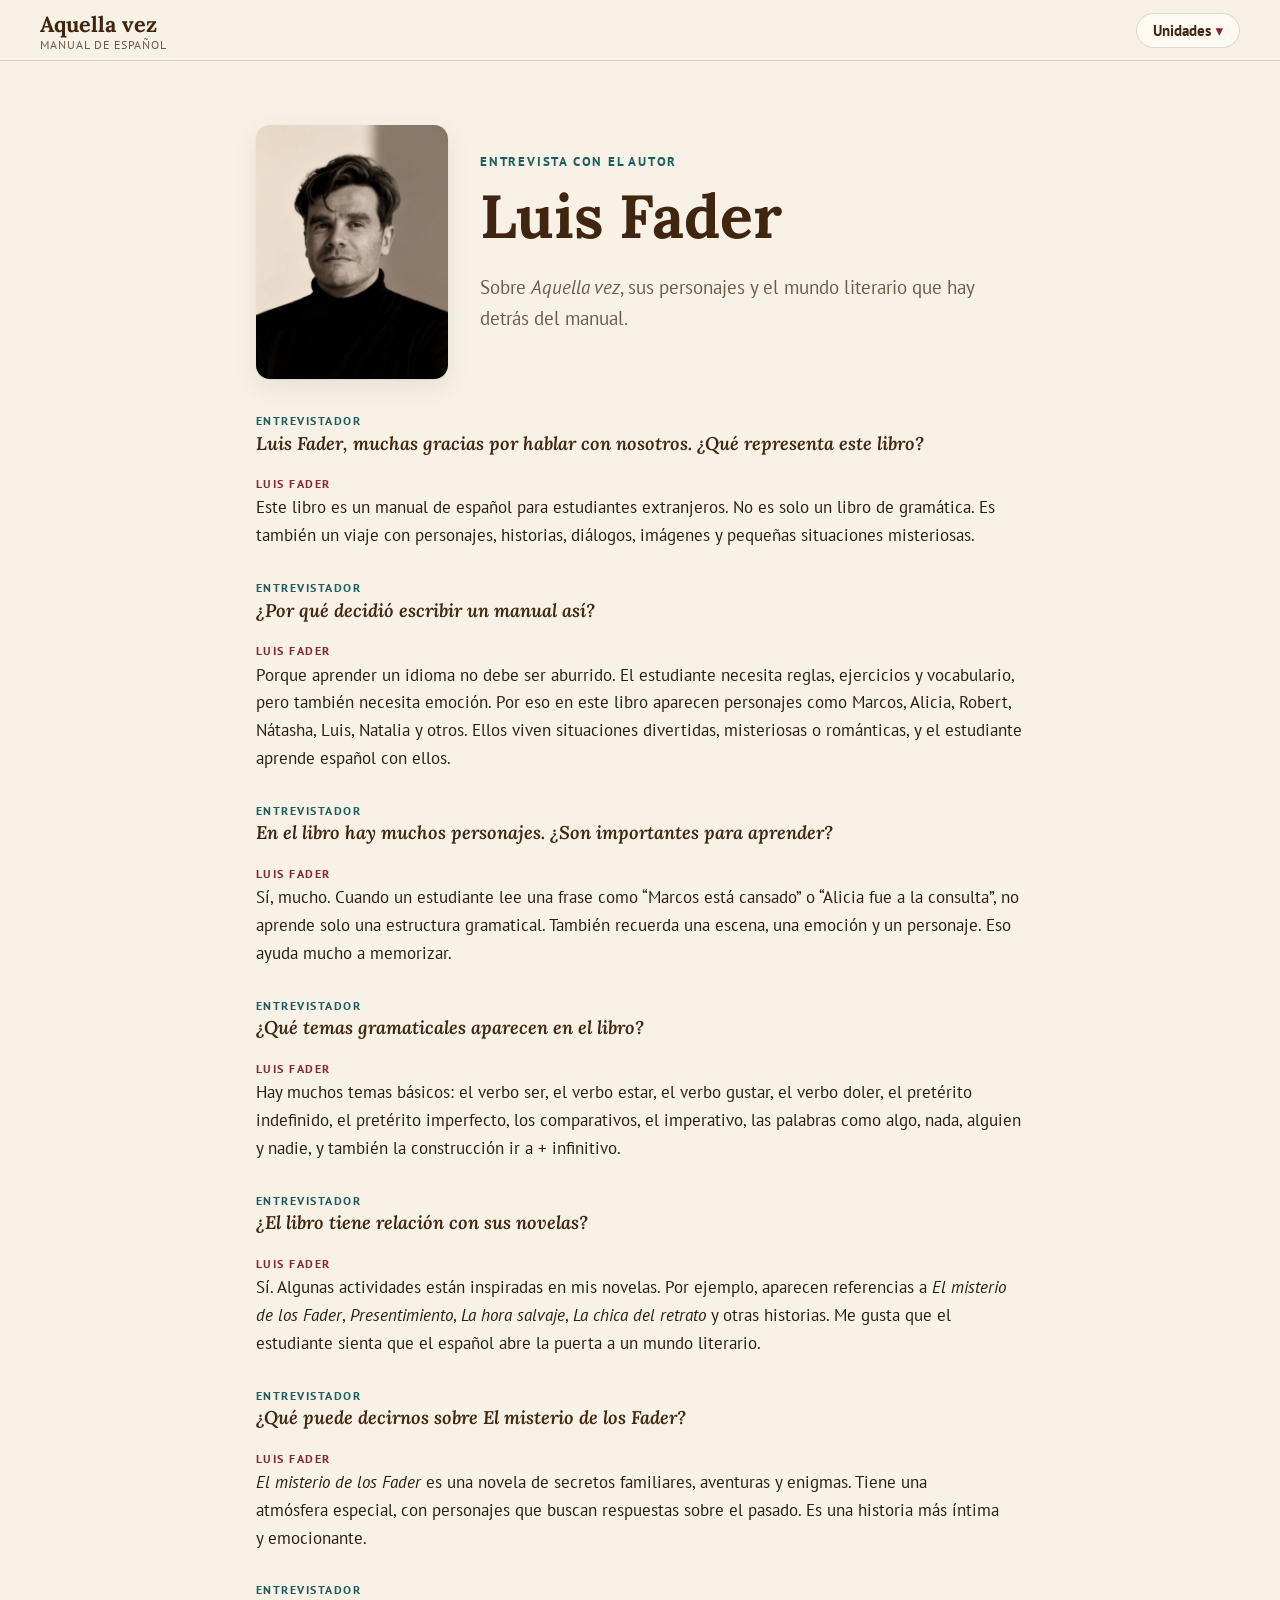
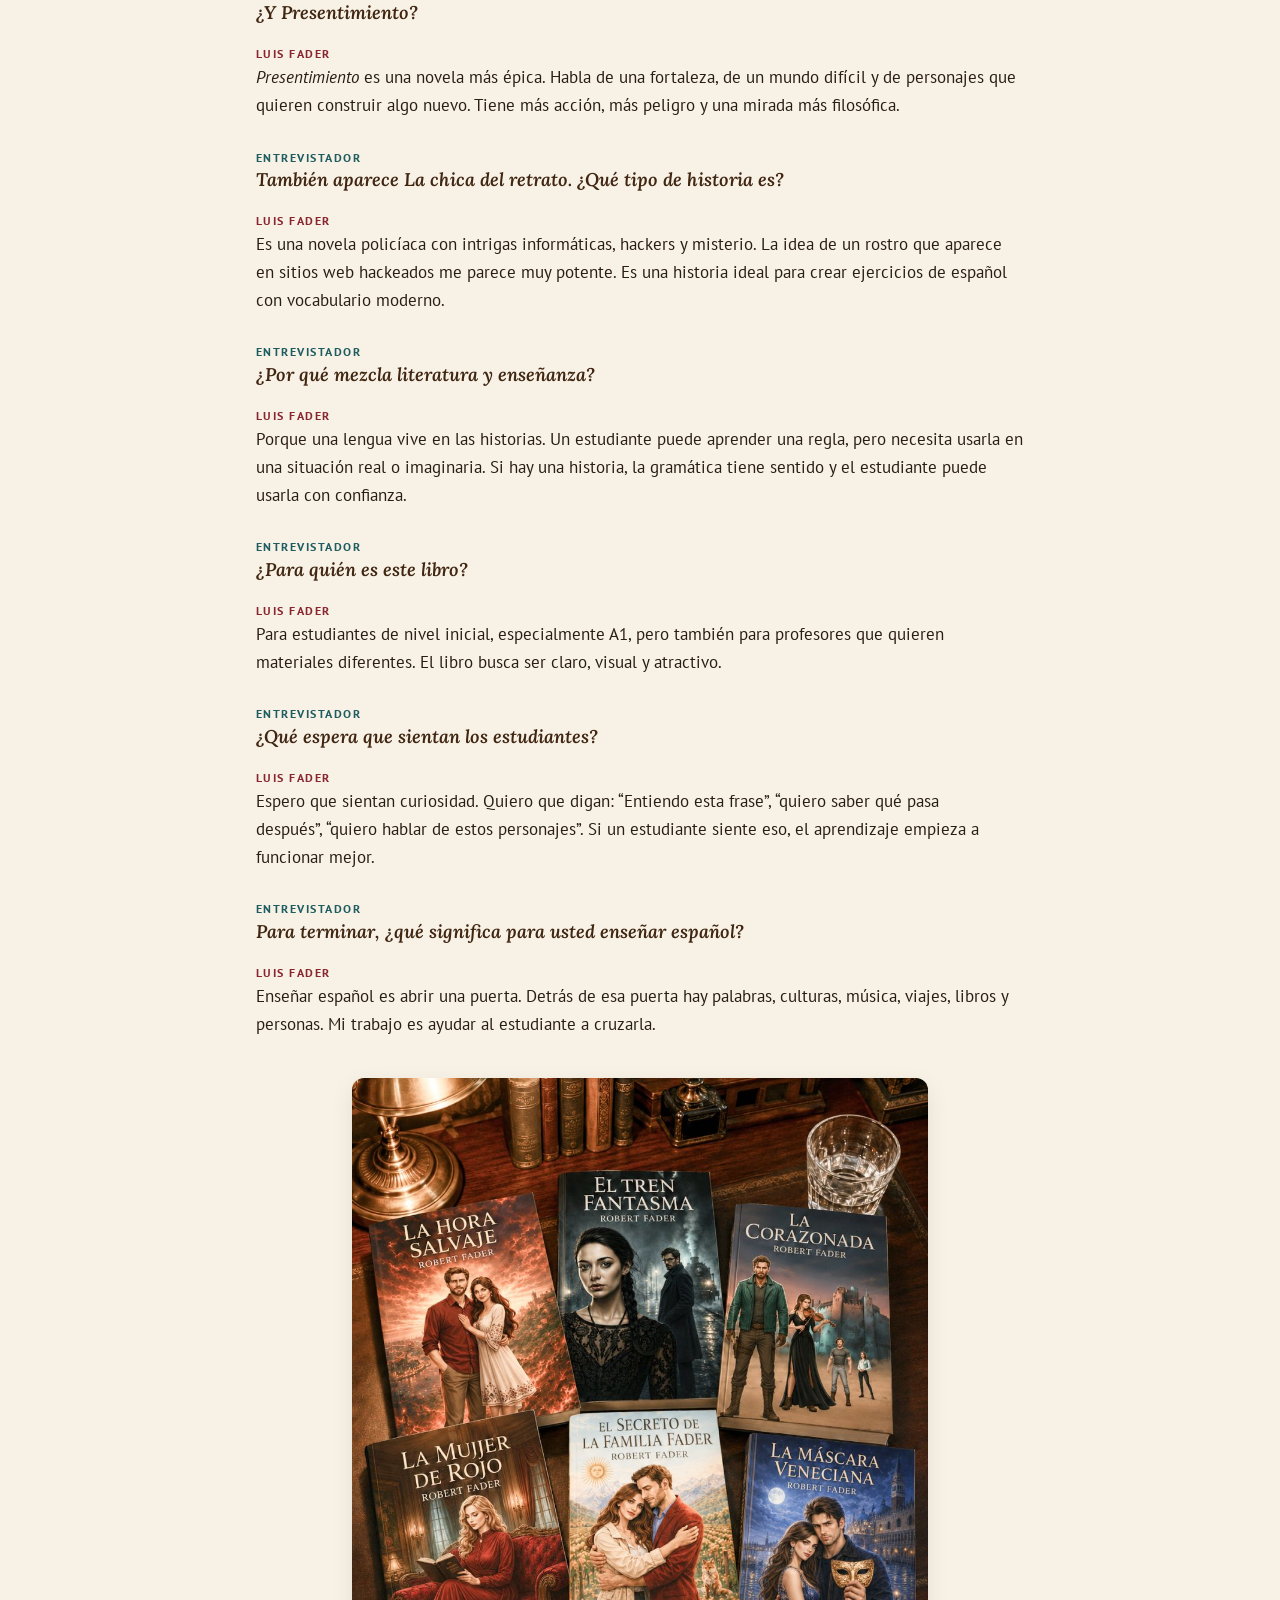
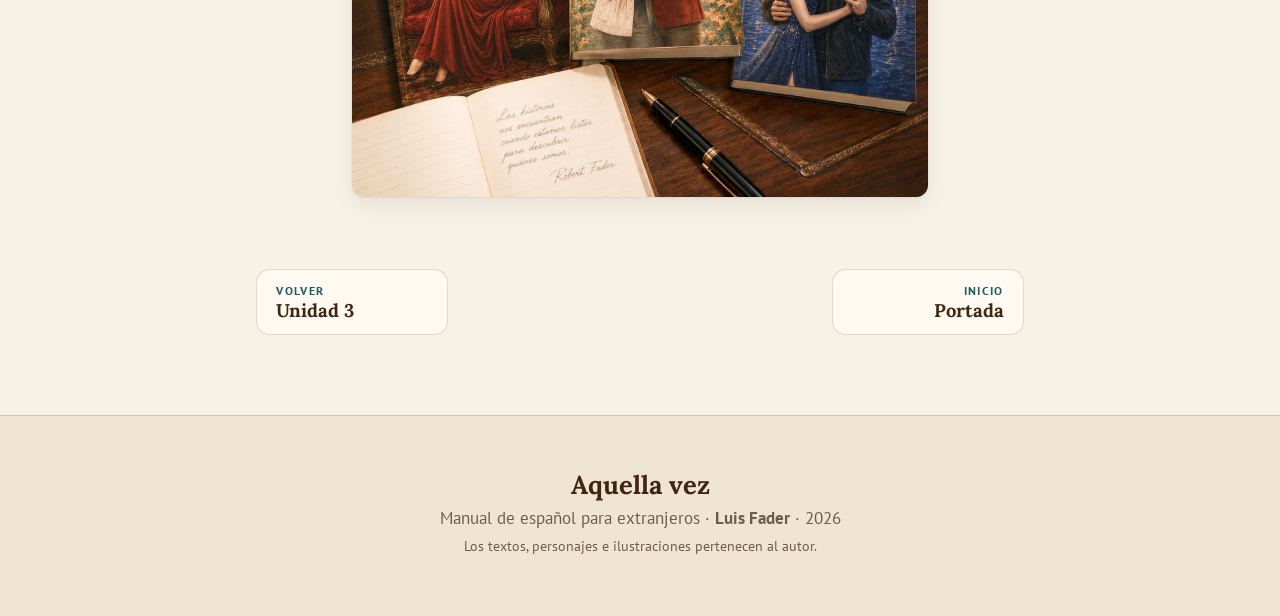
<file: entrevista.html>
<!doctype html>
<html lang="es">
<head>
<meta charset="utf-8">
<meta name="viewport" content="width=device-width, initial-scale=1">
<title>Entrevista con Luis Fader · Aquella vez</title>
<meta name="description" content="Entrevista con Luis Fader, autor del manual de español Aquella vez.">
<link rel="icon" href="img/favicon.png">
<link rel="preconnect" href="https://fonts.googleapis.com">
<link rel="preconnect" href="https://fonts.gstatic.com" crossorigin>
<link href="https://fonts.googleapis.com/css2?family=Lora:ital,wght@0,500;0,600;0,700;1,500&family=PT+Sans:ital,wght@0,400;0,700;1,400&display=swap" rel="stylesheet">
<link rel="stylesheet" href="assets/style.css?v=b91c34b9">
<meta property="og:title" content="Entrevista con Luis Fader · Aquella vez">
<meta property="og:description" content="Entrevista con Luis Fader, autor del manual de español Aquella vez.">
<meta property="og:image" content="img/651-12.jpg">
</head>
<body class="interview">
<a class="skip" href="#main">Saltar al contenido</a>
<header class="topbar">
  <a class="brand" href="index.html"><span class="brand-mark">Aquella vez</span><span class="brand-sub">Manual de español</span></a>
  <button class="menu-btn" type="button" aria-expanded="false" aria-controls="menu">Unidades</button>
  <nav id="menu" class="menu" aria-label="Unidades">
    <ol><li><a href="unidad-1.html"><b>1</b><span>Saludos, profesiones y números</span></a></li><li><a href="unidad-2.html"><b>2</b><span>La familia, la casa y la hora</span></a></li><li><a href="unidad-3.html"><b>3</b><span>La rutina diaria</span></a></li><li class="locked"><span aria-disabled="true"><b>4</b><span>La ciudad y la casa</span><svg class="lock-ico" viewBox="0 0 24 24" aria-hidden="true"><path d="M7 10V7a5 5 0 0 1 10 0v3" fill="none" stroke="currentColor" stroke-width="2.2" stroke-linecap="round"/><rect x="4" y="10" width="16" height="11" rx="2.5" fill="currentColor"/><circle cx="12" cy="15.2" r="1.7" fill="var(--card)"/><path d="M12 16v2.2" stroke="var(--card)" stroke-width="1.6" stroke-linecap="round"/></svg></span></li><li class="locked"><span aria-disabled="true"><b>5</b><span>Gustos y comida</span><svg class="lock-ico" viewBox="0 0 24 24" aria-hidden="true"><path d="M7 10V7a5 5 0 0 1 10 0v3" fill="none" stroke="currentColor" stroke-width="2.2" stroke-linecap="round"/><rect x="4" y="10" width="16" height="11" rx="2.5" fill="currentColor"/><circle cx="12" cy="15.2" r="1.7" fill="var(--card)"/><path d="M12 16v2.2" stroke="var(--card)" stroke-width="1.6" stroke-linecap="round"/></svg></span></li><li class="locked"><span aria-disabled="true"><b>6</b><span>Acciones en curso y descripciones</span><svg class="lock-ico" viewBox="0 0 24 24" aria-hidden="true"><path d="M7 10V7a5 5 0 0 1 10 0v3" fill="none" stroke="currentColor" stroke-width="2.2" stroke-linecap="round"/><rect x="4" y="10" width="16" height="11" rx="2.5" fill="currentColor"/><circle cx="12" cy="15.2" r="1.7" fill="var(--card)"/><path d="M12 16v2.2" stroke="var(--card)" stroke-width="1.6" stroke-linecap="round"/></svg></span></li><li class="locked"><span aria-disabled="true"><b>7</b><span>El pasado: ¿qué hiciste?</span><svg class="lock-ico" viewBox="0 0 24 24" aria-hidden="true"><path d="M7 10V7a5 5 0 0 1 10 0v3" fill="none" stroke="currentColor" stroke-width="2.2" stroke-linecap="round"/><rect x="4" y="10" width="16" height="11" rx="2.5" fill="currentColor"/><circle cx="12" cy="15.2" r="1.7" fill="var(--card)"/><path d="M12 16v2.2" stroke="var(--card)" stroke-width="1.6" stroke-linecap="round"/></svg></span></li><li class="locked"><span aria-disabled="true"><b>8</b><span>Recuerdos, salud y planes</span><svg class="lock-ico" viewBox="0 0 24 24" aria-hidden="true"><path d="M7 10V7a5 5 0 0 1 10 0v3" fill="none" stroke="currentColor" stroke-width="2.2" stroke-linecap="round"/><rect x="4" y="10" width="16" height="11" rx="2.5" fill="currentColor"/><circle cx="12" cy="15.2" r="1.7" fill="var(--card)"/><path d="M12 16v2.2" stroke="var(--card)" stroke-width="1.6" stroke-linecap="round"/></svg></span></li><li class="locked"><span aria-disabled="true"><b>9</b><span>Órdenes, comparaciones y misterios</span><svg class="lock-ico" viewBox="0 0 24 24" aria-hidden="true"><path d="M7 10V7a5 5 0 0 1 10 0v3" fill="none" stroke="currentColor" stroke-width="2.2" stroke-linecap="round"/><rect x="4" y="10" width="16" height="11" rx="2.5" fill="currentColor"/><circle cx="12" cy="15.2" r="1.7" fill="var(--card)"/><path d="M12 16v2.2" stroke="var(--card)" stroke-width="1.6" stroke-linecap="round"/></svg></span></li><li class="locked"><span aria-disabled="true"><b>10</b><span>Biografías, estados y despedida</span><svg class="lock-ico" viewBox="0 0 24 24" aria-hidden="true"><path d="M7 10V7a5 5 0 0 1 10 0v3" fill="none" stroke="currentColor" stroke-width="2.2" stroke-linecap="round"/><rect x="4" y="10" width="16" height="11" rx="2.5" fill="currentColor"/><circle cx="12" cy="15.2" r="1.7" fill="var(--card)"/><path d="M12 16v2.2" stroke="var(--card)" stroke-width="1.6" stroke-linecap="round"/></svg></span></li></ol>
    <a class="menu-extra" href="entrevista.html">Entrevista con el autor</a>
    <a class="menu-extra curio" href="curiosidades.html">Curiosidades de Argentina</a>
    <a class="menu-extra test" href="test-final.html">Test final</a>
  </nav>
</header>
<main id="main" class="interview-main">
<header class="iv-head">
  <figure><img src="img/639-800.jpg" width="833" height="1100" alt="Retrato de Luis Fader"></figure>
  <div><p class="eyebrow">Entrevista con el autor</p><h1>Luis Fader</h1><p class="lede">Sobre <em>Aquella vez</em>, sus personajes y el mundo literario que hay detrás del manual.</p></div>
</header>
<article class="iv"><p class="q"><span class="who">Entrevistador</span>Luis Fader, muchas gracias por hablar con nosotros. ¿Qué representa este libro?</p><p class="a"><span class="who">Luis Fader</span>Este libro es un manual de español para estudiantes extranjeros. No es solo un libro de gramática. Es también un viaje con personajes, historias, diálogos, imágenes y pequeñas situaciones misteriosas.</p><p class="q"><span class="who">Entrevistador</span>¿Por qué decidió escribir un manual así?</p><p class="a"><span class="who">Luis Fader</span>Porque aprender un idioma no debe ser aburrido. El estudiante necesita reglas, ejercicios y vocabulario, pero también necesita emoción. Por eso en este libro aparecen personajes como Marcos, Alicia, Robert, Nátasha, Luis, Natalia y otros. Ellos viven situaciones divertidas, misteriosas o románticas, y el estudiante aprende español con ellos.</p><p class="q"><span class="who">Entrevistador</span>En el libro hay muchos personajes. ¿Son importantes para aprender?</p><p class="a"><span class="who">Luis Fader</span>Sí, mucho. Cuando un estudiante lee una frase como “Marcos está cansado” o “Alicia fue a la consulta”, no aprende solo una estructura gramatical. También recuerda una escena, una emoción y un personaje. Eso ayuda mucho a memorizar.</p><p class="q"><span class="who">Entrevistador</span>¿Qué temas gramaticales aparecen en el libro?</p><p class="a"><span class="who">Luis Fader</span>Hay muchos temas básicos: el verbo ser, el verbo estar, el verbo gustar, el verbo doler, el pretérito indefinido, el pretérito imperfecto, los comparativos, el imperativo, las palabras como algo, nada, alguien y nadie, y también la construcción ir a + infinitivo.</p><p class="q"><span class="who">Entrevistador</span>¿El libro tiene relación con sus novelas?</p><p class="a"><span class="who">Luis Fader</span>Sí. Algunas actividades están inspiradas en mis novelas. Por ejemplo, aparecen referencias a <em>El misterio de los Fader</em>, <em>Presentimiento</em>, <em>La hora salvaje</em>, <em>La chica del retrato</em> y otras historias. Me gusta que el estudiante sienta que el español abre la puerta a un mundo literario.</p><p class="q"><span class="who">Entrevistador</span>¿Qué puede decirnos sobre <em>El misterio de los Fader</em>?</p><p class="a"><span class="who">Luis Fader</span><em>El misterio de los Fader</em> es una novela de secretos familiares, aventuras y enigmas. Tiene una atmósfera especial, con personajes que buscan respuestas sobre el pasado. Es una historia más íntima y emocionante.</p><p class="q"><span class="who">Entrevistador</span>¿Y <em>Presentimiento</em>?</p><p class="a"><span class="who">Luis Fader</span><em>Presentimiento</em> es una novela más épica. Habla de una fortaleza, de un mundo difícil y de personajes que quieren construir algo nuevo. Tiene más acción, más peligro y una mirada más filosófica.</p><p class="q"><span class="who">Entrevistador</span>También aparece <em>La chica del retrato</em>. ¿Qué tipo de historia es?</p><p class="a"><span class="who">Luis Fader</span>Es una novela policíaca con intrigas informáticas, hackers y misterio. La idea de un rostro que aparece en sitios web hackeados me parece muy potente. Es una historia ideal para crear ejercicios de español con vocabulario moderno.</p><p class="q"><span class="who">Entrevistador</span>¿Por qué mezcla literatura y enseñanza?</p><p class="a"><span class="who">Luis Fader</span>Porque una lengua vive en las historias. Un estudiante puede aprender una regla, pero necesita usarla en una situación real o imaginaria. Si hay una historia, la gramática tiene sentido y el estudiante puede usarla con confianza.</p><p class="q"><span class="who">Entrevistador</span>¿Para quién es este libro?</p><p class="a"><span class="who">Luis Fader</span>Para estudiantes de nivel inicial, especialmente A1, pero también para profesores que quieren materiales diferentes. El libro busca ser claro, visual y atractivo.</p><p class="q"><span class="who">Entrevistador</span>¿Qué espera que sientan los estudiantes?</p><p class="a"><span class="who">Luis Fader</span>Espero que sientan curiosidad. Quiero que digan: “Entiendo esta frase”, “quiero saber qué pasa después”, “quiero hablar de estos personajes”. Si un estudiante siente eso, el aprendizaje empieza a funcionar mejor.</p><p class="q"><span class="who">Entrevistador</span>Para terminar, ¿qué significa para usted enseñar español?</p><p class="a"><span class="who">Luis Fader</span>Enseñar español es abrir una puerta. Detrás de esa puerta hay palabras, culturas, música, viajes, libros y personas. Mi trabajo es ayudar al estudiante a cruzarla.</p></article>
<figure class="fig wide iv-books"><img src="img/639-804.jpg" width="961" height="1200" loading="lazy" alt="Novelas de Robert Fader" data-zoom></figure>
<nav class="prevnext"><a class="pn prev" href="unidad-3.html"><small>Volver</small>Unidad 3</a><a class="pn next" href="index.html"><small>Inicio</small>Portada</a></nav>
</main>
<footer class="foot">
  <p class="foot-brand">Aquella vez</p>
  <p>Manual de español para extranjeros · <strong>Luis Fader</strong> · 2026</p>
  <p class="foot-small">Los textos, personajes e ilustraciones pertenecen al autor.</p>
</footer>
<div class="lightbox" hidden><button type="button" class="lb-close" aria-label="Cerrar">×</button><img alt=""></div>
<script src="assets/site.js?v=1da9e364"></script>
</body>
</html>
</file>
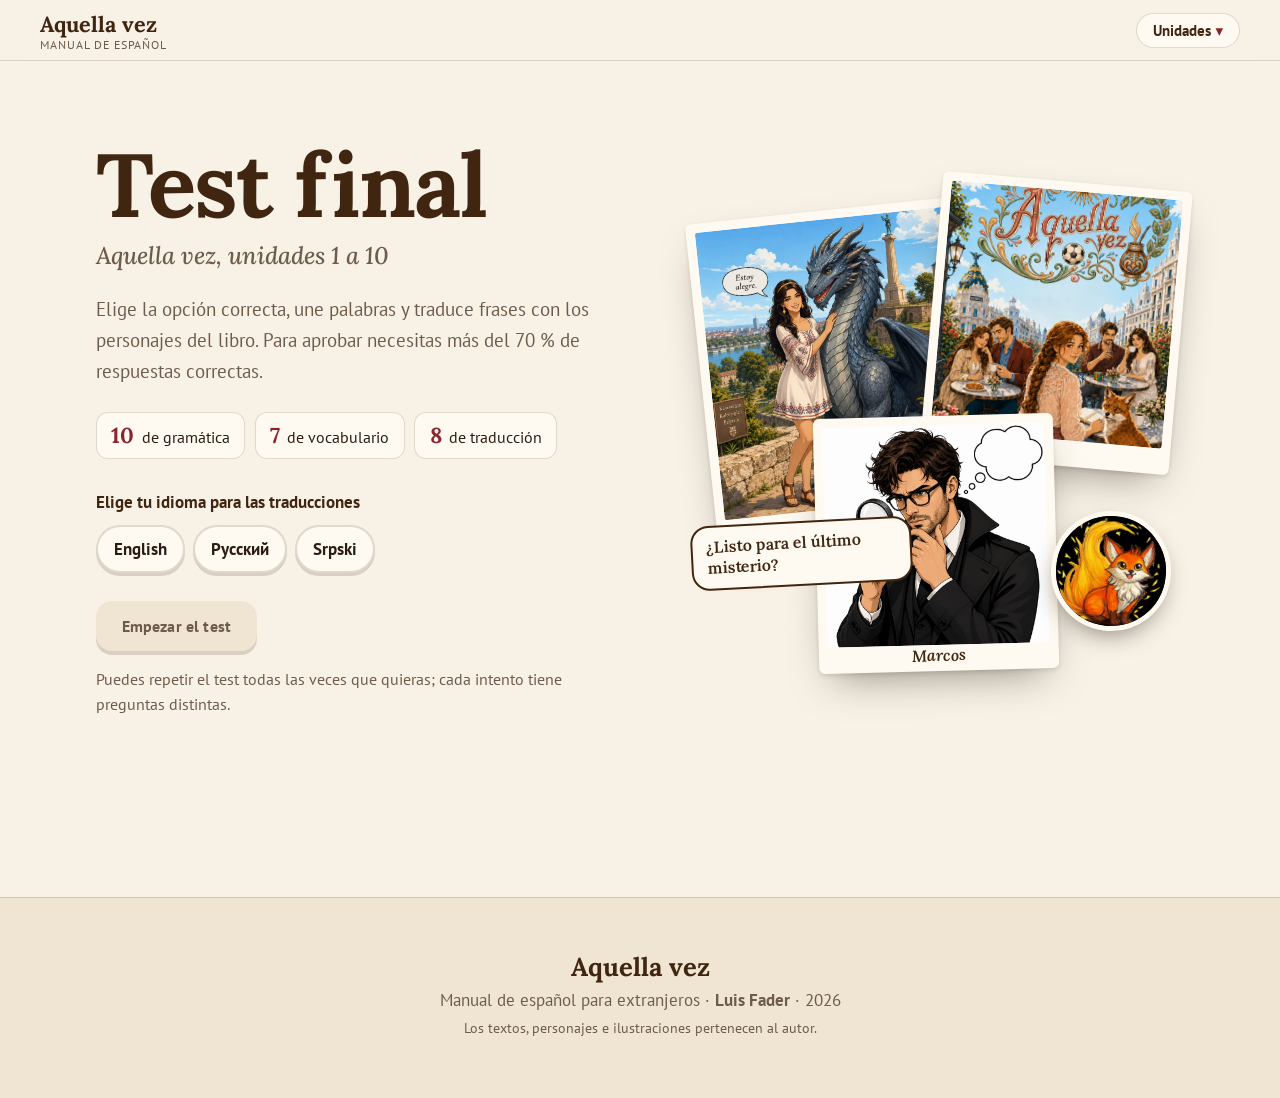
<file: test-final.html>
<!doctype html>
<html lang="es">
<head>
<meta charset="utf-8">
<meta name="viewport" content="width=device-width, initial-scale=1">
<title>Test final · Aquella vez</title>
<meta name="description" content="Test final del manual de español Aquella vez: gramática, vocabulario y traducción del inglés, el ruso y el serbio.">
<link rel="icon" href="img/favicon.png">
<link rel="preconnect" href="https://fonts.googleapis.com">
<link rel="preconnect" href="https://fonts.gstatic.com" crossorigin>
<link href="https://fonts.googleapis.com/css2?family=Lora:ital,wght@0,500;0,600;0,700;1,500&family=PT+Sans:ital,wght@0,400;0,700;1,400&display=swap" rel="stylesheet">
<link rel="stylesheet" href="assets/style.css?v=b91c34b9">
<link rel="stylesheet" href="assets/test.css?v=d89f8676">
<meta property="og:title" content="Test final · Aquella vez">
<meta property="og:description" content="Test final del manual de español Aquella vez: gramática, vocabulario y traducción del inglés, el ruso y el serbio.">
<meta property="og:image" content="img/651-12.jpg">
</head>
<body class="quiz">
<a class="skip" href="#main">Saltar al contenido</a>
<header class="topbar">
  <a class="brand" href="index.html"><span class="brand-mark">Aquella vez</span><span class="brand-sub">Manual de español</span></a>
  <button class="menu-btn" type="button" aria-expanded="false" aria-controls="menu">Unidades</button>
  <nav id="menu" class="menu" aria-label="Unidades">
    <ol><li><a href="unidad-1.html"><b>1</b><span>Saludos, profesiones y números</span></a></li><li><a href="unidad-2.html"><b>2</b><span>La familia, la casa y la hora</span></a></li><li><a href="unidad-3.html"><b>3</b><span>La rutina diaria</span></a></li><li class="locked"><span aria-disabled="true"><b>4</b><span>La ciudad y la casa</span><svg class="lock-ico" viewBox="0 0 24 24" aria-hidden="true"><path d="M7 10V7a5 5 0 0 1 10 0v3" fill="none" stroke="currentColor" stroke-width="2.2" stroke-linecap="round"/><rect x="4" y="10" width="16" height="11" rx="2.5" fill="currentColor"/><circle cx="12" cy="15.2" r="1.7" fill="var(--card)"/><path d="M12 16v2.2" stroke="var(--card)" stroke-width="1.6" stroke-linecap="round"/></svg></span></li><li class="locked"><span aria-disabled="true"><b>5</b><span>Gustos y comida</span><svg class="lock-ico" viewBox="0 0 24 24" aria-hidden="true"><path d="M7 10V7a5 5 0 0 1 10 0v3" fill="none" stroke="currentColor" stroke-width="2.2" stroke-linecap="round"/><rect x="4" y="10" width="16" height="11" rx="2.5" fill="currentColor"/><circle cx="12" cy="15.2" r="1.7" fill="var(--card)"/><path d="M12 16v2.2" stroke="var(--card)" stroke-width="1.6" stroke-linecap="round"/></svg></span></li><li class="locked"><span aria-disabled="true"><b>6</b><span>Acciones en curso y descripciones</span><svg class="lock-ico" viewBox="0 0 24 24" aria-hidden="true"><path d="M7 10V7a5 5 0 0 1 10 0v3" fill="none" stroke="currentColor" stroke-width="2.2" stroke-linecap="round"/><rect x="4" y="10" width="16" height="11" rx="2.5" fill="currentColor"/><circle cx="12" cy="15.2" r="1.7" fill="var(--card)"/><path d="M12 16v2.2" stroke="var(--card)" stroke-width="1.6" stroke-linecap="round"/></svg></span></li><li class="locked"><span aria-disabled="true"><b>7</b><span>El pasado: ¿qué hiciste?</span><svg class="lock-ico" viewBox="0 0 24 24" aria-hidden="true"><path d="M7 10V7a5 5 0 0 1 10 0v3" fill="none" stroke="currentColor" stroke-width="2.2" stroke-linecap="round"/><rect x="4" y="10" width="16" height="11" rx="2.5" fill="currentColor"/><circle cx="12" cy="15.2" r="1.7" fill="var(--card)"/><path d="M12 16v2.2" stroke="var(--card)" stroke-width="1.6" stroke-linecap="round"/></svg></span></li><li class="locked"><span aria-disabled="true"><b>8</b><span>Recuerdos, salud y planes</span><svg class="lock-ico" viewBox="0 0 24 24" aria-hidden="true"><path d="M7 10V7a5 5 0 0 1 10 0v3" fill="none" stroke="currentColor" stroke-width="2.2" stroke-linecap="round"/><rect x="4" y="10" width="16" height="11" rx="2.5" fill="currentColor"/><circle cx="12" cy="15.2" r="1.7" fill="var(--card)"/><path d="M12 16v2.2" stroke="var(--card)" stroke-width="1.6" stroke-linecap="round"/></svg></span></li><li class="locked"><span aria-disabled="true"><b>9</b><span>Órdenes, comparaciones y misterios</span><svg class="lock-ico" viewBox="0 0 24 24" aria-hidden="true"><path d="M7 10V7a5 5 0 0 1 10 0v3" fill="none" stroke="currentColor" stroke-width="2.2" stroke-linecap="round"/><rect x="4" y="10" width="16" height="11" rx="2.5" fill="currentColor"/><circle cx="12" cy="15.2" r="1.7" fill="var(--card)"/><path d="M12 16v2.2" stroke="var(--card)" stroke-width="1.6" stroke-linecap="round"/></svg></span></li><li class="locked"><span aria-disabled="true"><b>10</b><span>Biografías, estados y despedida</span><svg class="lock-ico" viewBox="0 0 24 24" aria-hidden="true"><path d="M7 10V7a5 5 0 0 1 10 0v3" fill="none" stroke="currentColor" stroke-width="2.2" stroke-linecap="round"/><rect x="4" y="10" width="16" height="11" rx="2.5" fill="currentColor"/><circle cx="12" cy="15.2" r="1.7" fill="var(--card)"/><path d="M12 16v2.2" stroke="var(--card)" stroke-width="1.6" stroke-linecap="round"/></svg></span></li></ol>
    <a class="menu-extra" href="entrevista.html">Entrevista con el autor</a>
    <a class="menu-extra curio" href="curiosidades.html">Curiosidades de Argentina</a>
    <a class="menu-extra test" href="test-final.html">Test final</a>
  </nav>
</header>
<main id="main" class="quiz-main">
<section class="quiz-intro" id="intro" aria-labelledby="qi-t">
  <div class="qi-text">
    <h1 id="qi-t">Test final</h1>
    <p class="qi-sub">Aquella vez, unidades 1 a 10</p>
    <p class="lede">Elige la opción correcta, une palabras y traduce frases con los personajes del libro. Para aprobar necesitas más del 70&nbsp;% de respuestas correctas.</p>
    <ul class="qi-mix">
      <li><b>10</b> de gramática</li>
      <li><b>7</b> de vocabulario</li>
      <li><b>8</b> de traducción</li>
    </ul>
    <fieldset class="qi-lang">
      <legend>Elige tu idioma para las traducciones</legend>
      <div class="opts">
        <label><input type="radio" name="lang" value="en"><span lang="en">English</span></label>
        <label><input type="radio" name="lang" value="ru"><span lang="ru">Русский</span></label>
        <label><input type="radio" name="lang" value="sr"><span lang="sr-Latn">Srpski</span></label>
      </div>
    </fieldset>
    <div class="qi-go">
      <button type="button" class="qbtn" id="start" disabled>Empezar el test</button>
      <p class="qi-best" aria-live="polite"></p>
    </div>
  </div>
  <div class="qi-art" aria-hidden="true">
    <figure class="p1"><img src="img/639-715.jpg" width="832" height="1040" alt=""></figure>
    <figure class="p2"><img src="img/651-12.jpg" width="990" height="1400" alt=""></figure>
    <figure class="p3"><img src="img/639-68.jpg" width="885" height="742" alt=""><figcaption>Marcos</figcaption></figure>
    <span class="qi-fox"><img src="img/644-9.jpg" width="1000" height="1000" alt=""></span>
    <p class="qi-note">¿Listo para el último misterio?</p>
  </div>
</section>

<section class="quiz-play" id="play" hidden aria-label="Preguntas">
  <div class="qp-top">
    <button type="button" class="qp-close" aria-label="Salir del test" title="Salir del test">×</button>
    <div class="qp-progress" role="progressbar" aria-label="Progreso" aria-valuemin="0" aria-valuemax="25" aria-valuenow="0"><span></span></div>
    <span class="qp-streak" hidden></span>
    <span class="qp-count"></span>
    <button type="button" class="qp-close qp-mute" aria-pressed="false" title="Silenciar sonidos"></button>
  </div>
  <div class="qp-stage" id="stage"></div>
</section>

<section class="quiz-result" id="result" hidden aria-label="Resultado"></section>
</main>
<div class="qp-bar" id="bar" hidden>
  <div class="qp-bar-in">
    <div class="qp-fb"><button type="button" class="qbtn quiet qp-skip">Saltar</button></div>
    <button type="button" class="qbtn" id="check" disabled>Comprobar</button>
  </div>
</div>
<noscript><p style="text-align:center;padding:2rem">El test necesita JavaScript activado en el navegador.</p></noscript>
<footer class="foot">
  <p class="foot-brand">Aquella vez</p>
  <p>Manual de español para extranjeros · <strong>Luis Fader</strong> · 2026</p>
  <p class="foot-small">Los textos, personajes e ilustraciones pertenecen al autor.</p>
</footer>
<div class="lightbox" hidden><button type="button" class="lb-close" aria-label="Cerrar">×</button><img alt=""></div>
<script src="assets/site.js?v=1da9e364"></script>
<script>window.AV_IMG_SIZES={"1220-12":[821,862],"1247-5":[1000,750],"1248-10":[1000,750],"1971-3":[1000,943],"2301-53":[383,428],"2301-56":[849,714],"2566-3":[1200,800],"2869-18":[900,1200],"633-109":[1000,667],"633-126":[709,574],"633-16":[534,800],"633-2":[1000,667],"633-39":[800,534],"633-47":[534,800],"633-49":[534,800],"633-70":[717,800],"633-8":[534,800],"633-95":[565,800],"633-96":[900,739],"634-221":[1000,667],"634-288":[680,680],"634-388":[1000,667],"634-415":[534,800],"634-419":[460,460],"634-442":[633,791],"634-507":[900,900],"634-537":[1200,676],"634-565":[1100,764],"634-566":[743,743],"634-601":[1200,801],"634-614":[698,872],"634-628":[721,900],"634-670":[959,720],"634-683":[638,900],"639-132":[505,534],"639-172":[1000,667],"639-19":[1000,750],"639-202":[1000,750],"639-206":[910,683],"639-209":[801,1000],"639-211":[577,577],"639-252":[1000,751],"639-332":[545,681],"639-341":[516,644],"639-342":[800,1000],"639-352":[998,748],"639-355":[951,951],"639-356":[474,474],"639-372":[783,587],"639-383":[892,669],"639-422":[1000,750],"639-436":[818,818],"639-448":[1232,723],"639-451":[1316,725],"639-452":[740,740],"639-461":[1300,834],"639-47":[457,457],"639-471":[721,900],"639-498":[801,1000],"639-570":[990,1001],"639-611":[1012,759],"639-645":[1000,751],"639-663":[990,1400],"639-674":[773,1100],"639-675":[1099,825],"639-68":[885,742],"639-696":[1127,845],"639-713":[798,476],"639-715":[832,1040],"639-736":[1120,1203],"639-761":[915,790],"639-97":[816,1100],"644-9":[1000,1000],"651-12":[990,1400],"686-3":[354,506]};</script>
<script src="assets/test-data.js?v=91222b49"></script>
<script src="assets/audio-map.js?v=db80fa2e"></script>
<script src="assets/test.js?v=04df6c24"></script>
</body>
</html>
</file>
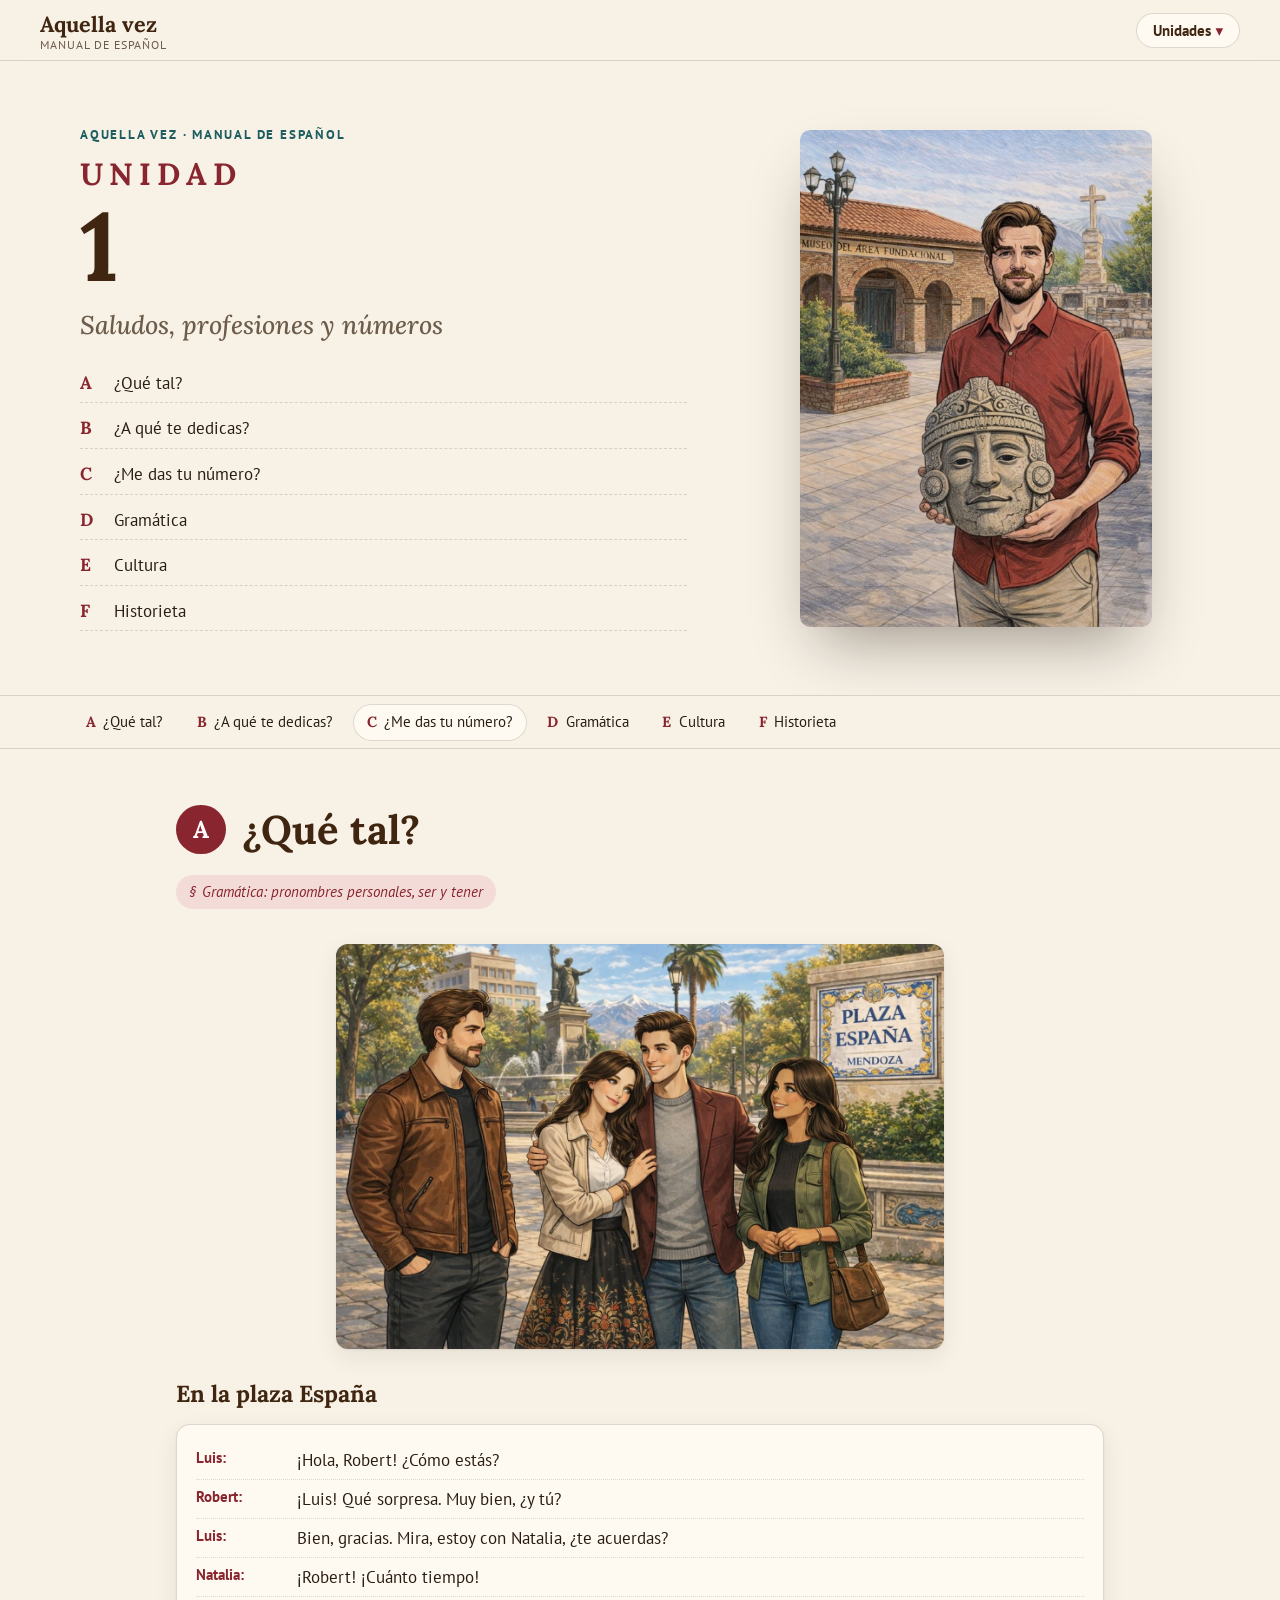
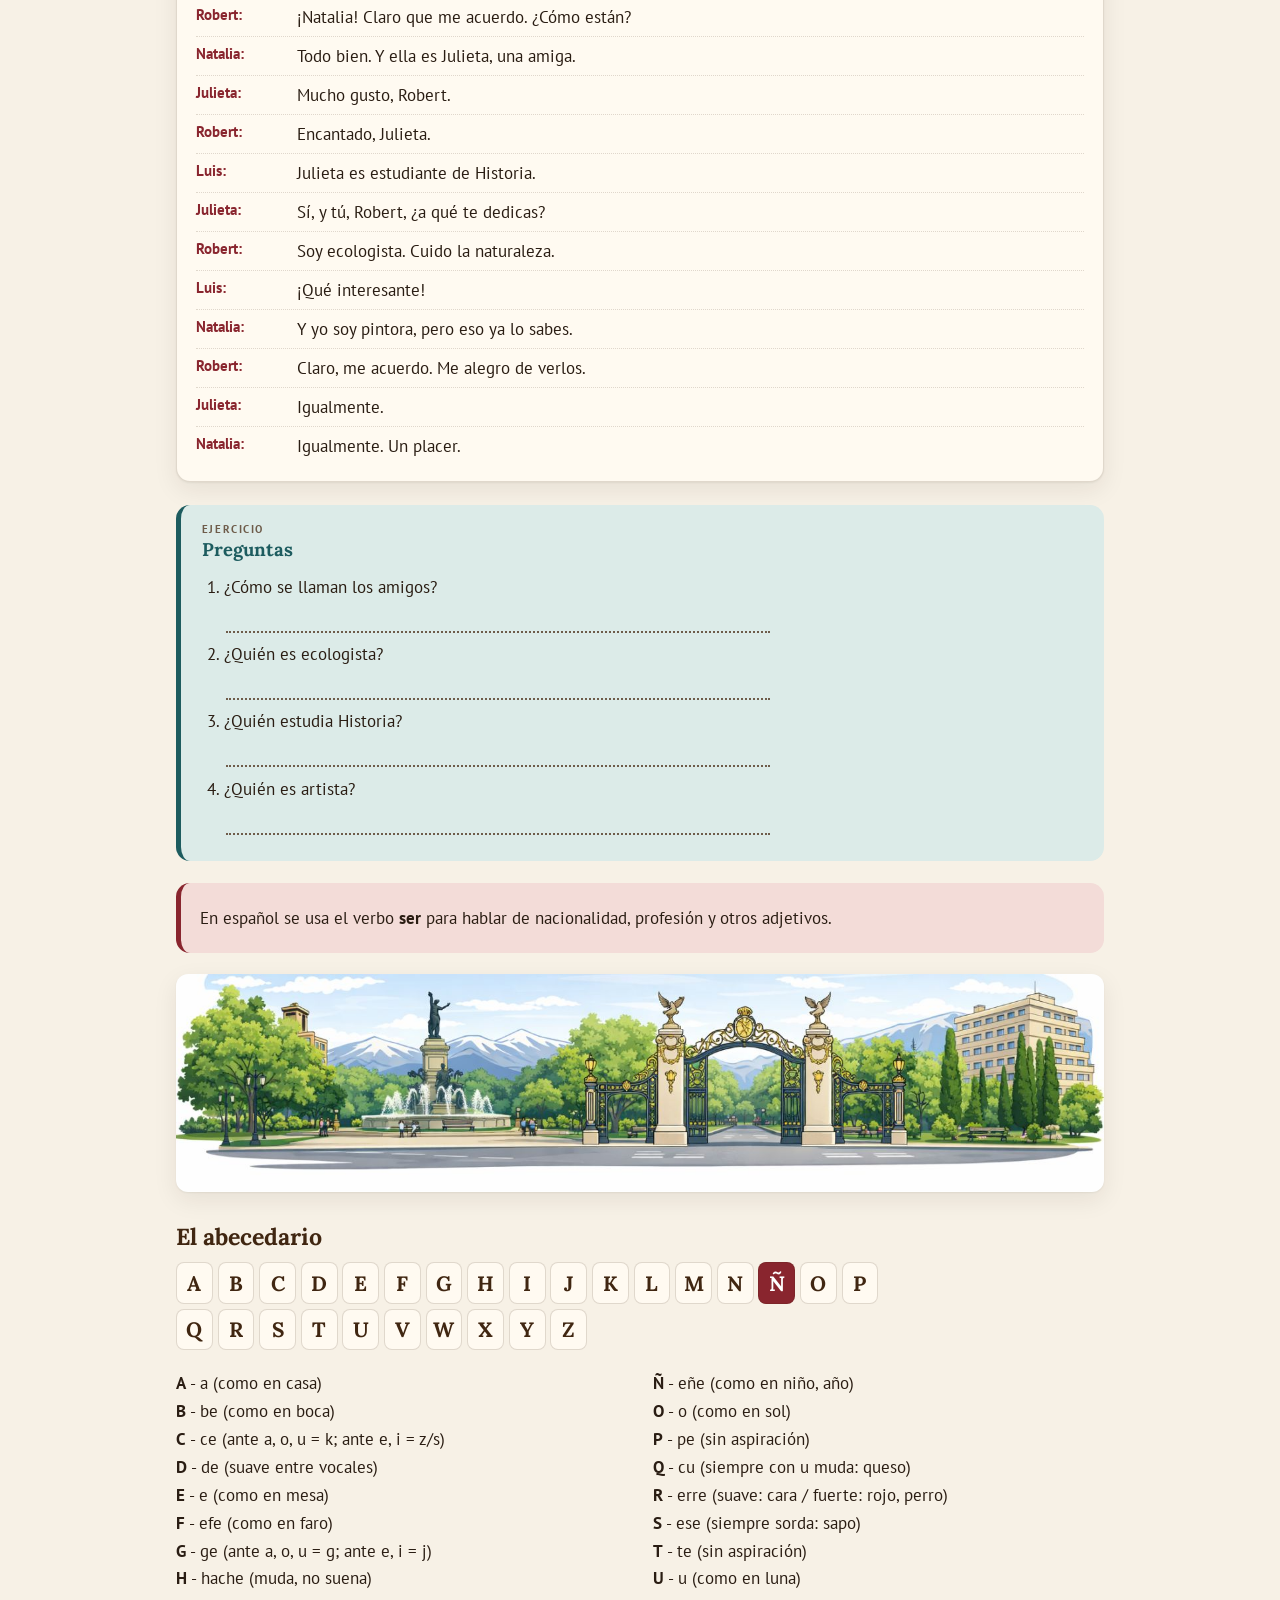
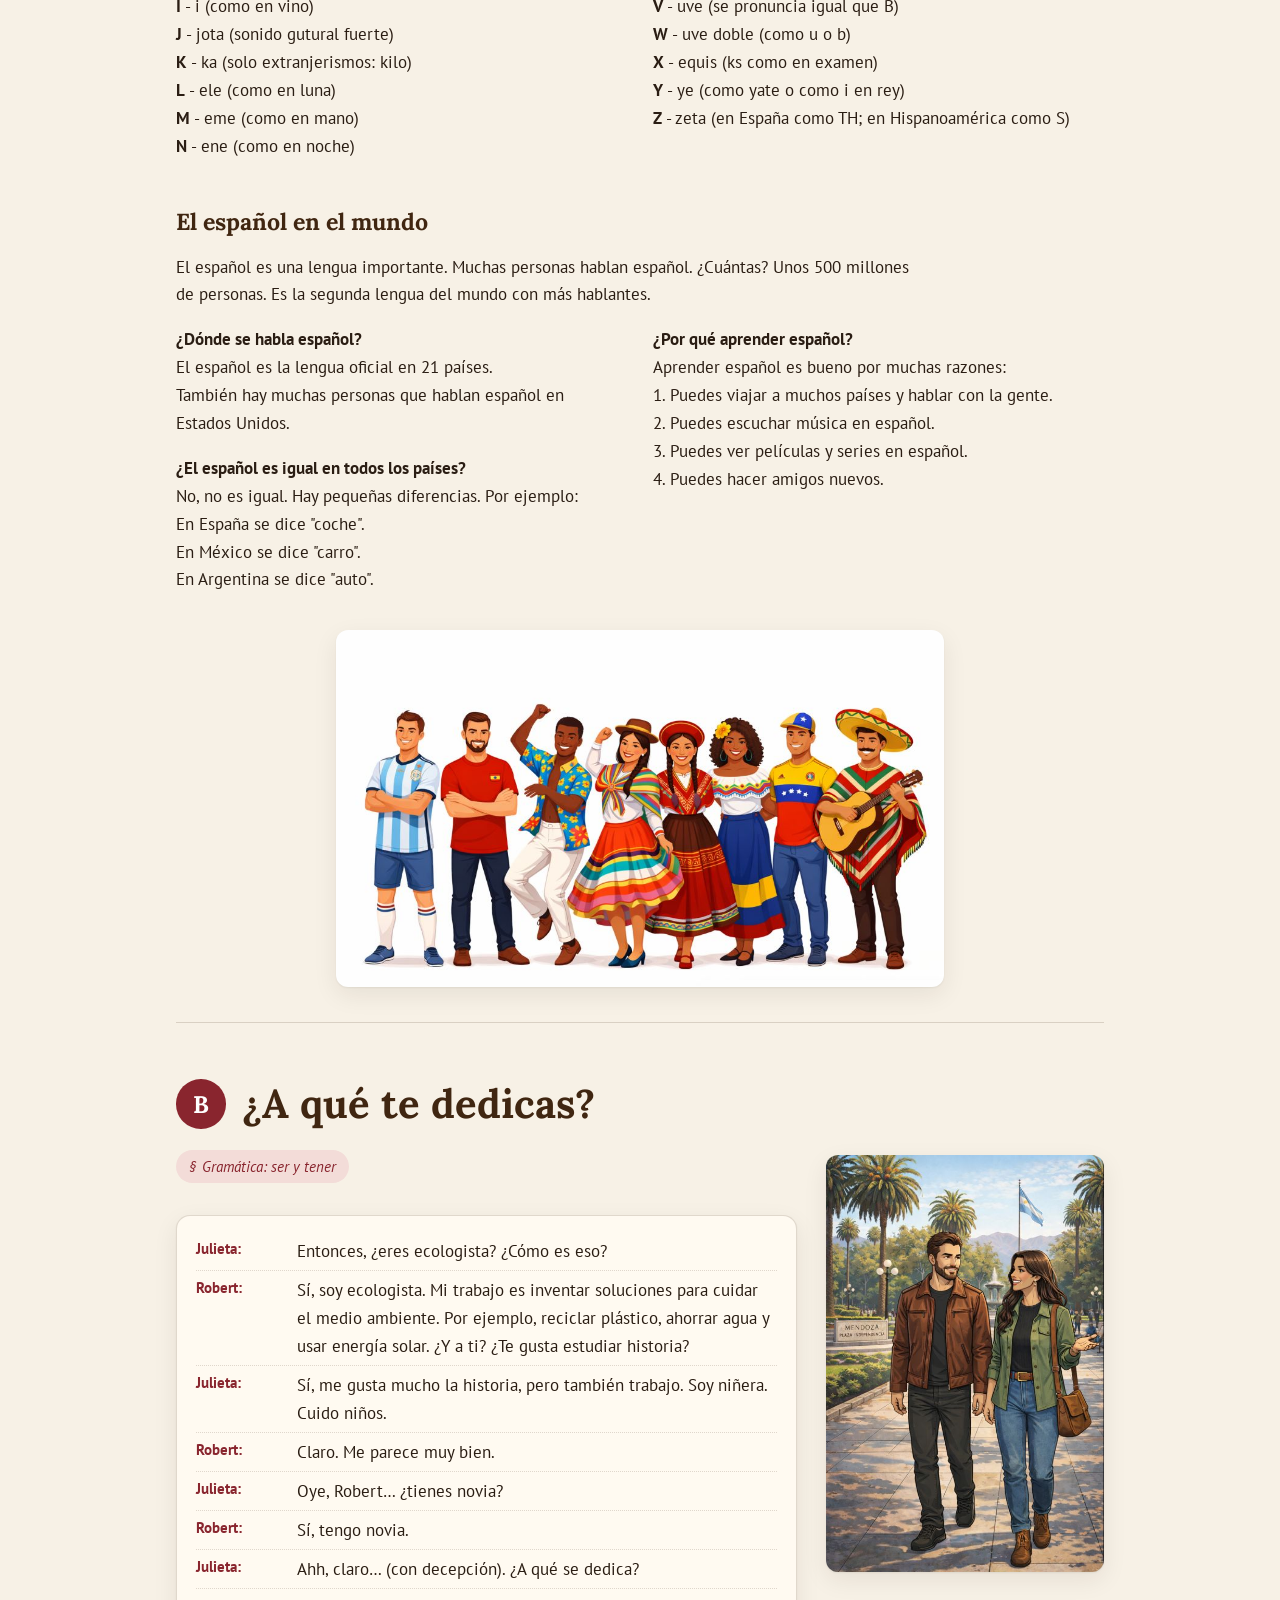
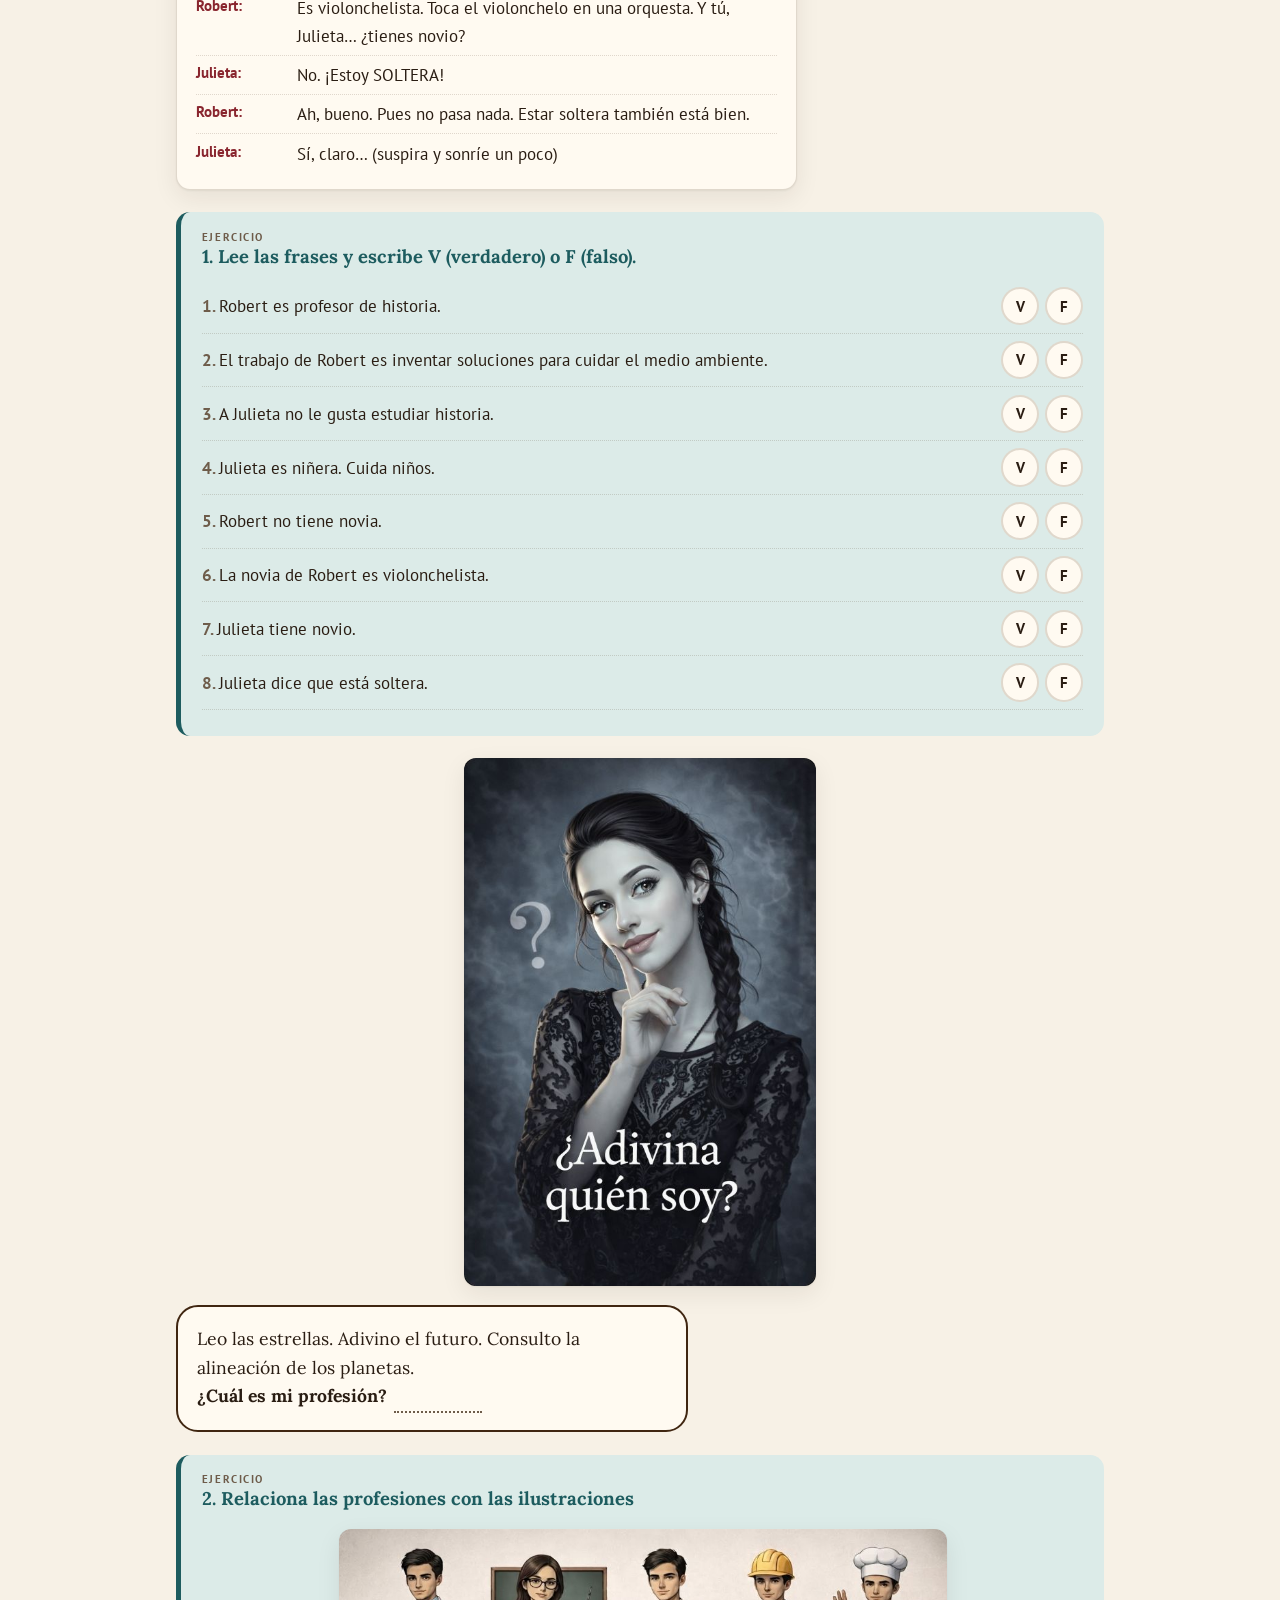
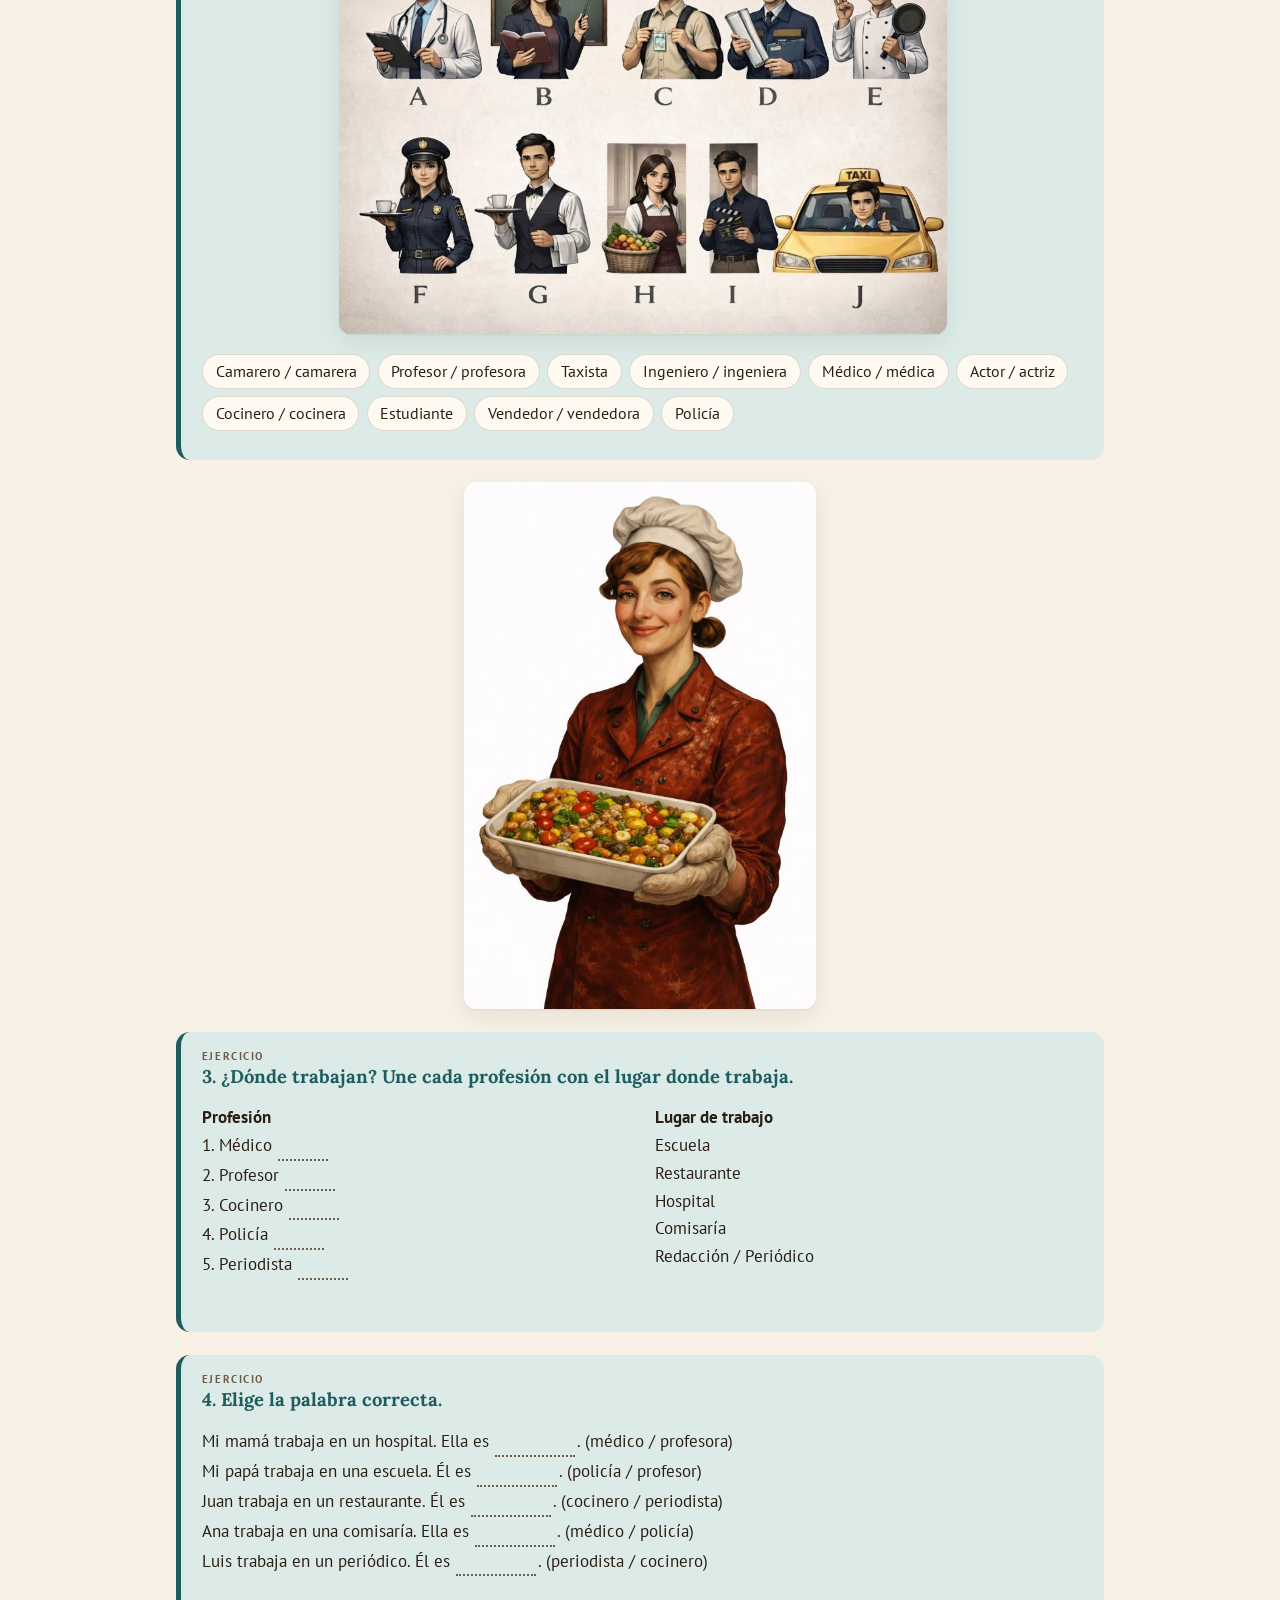
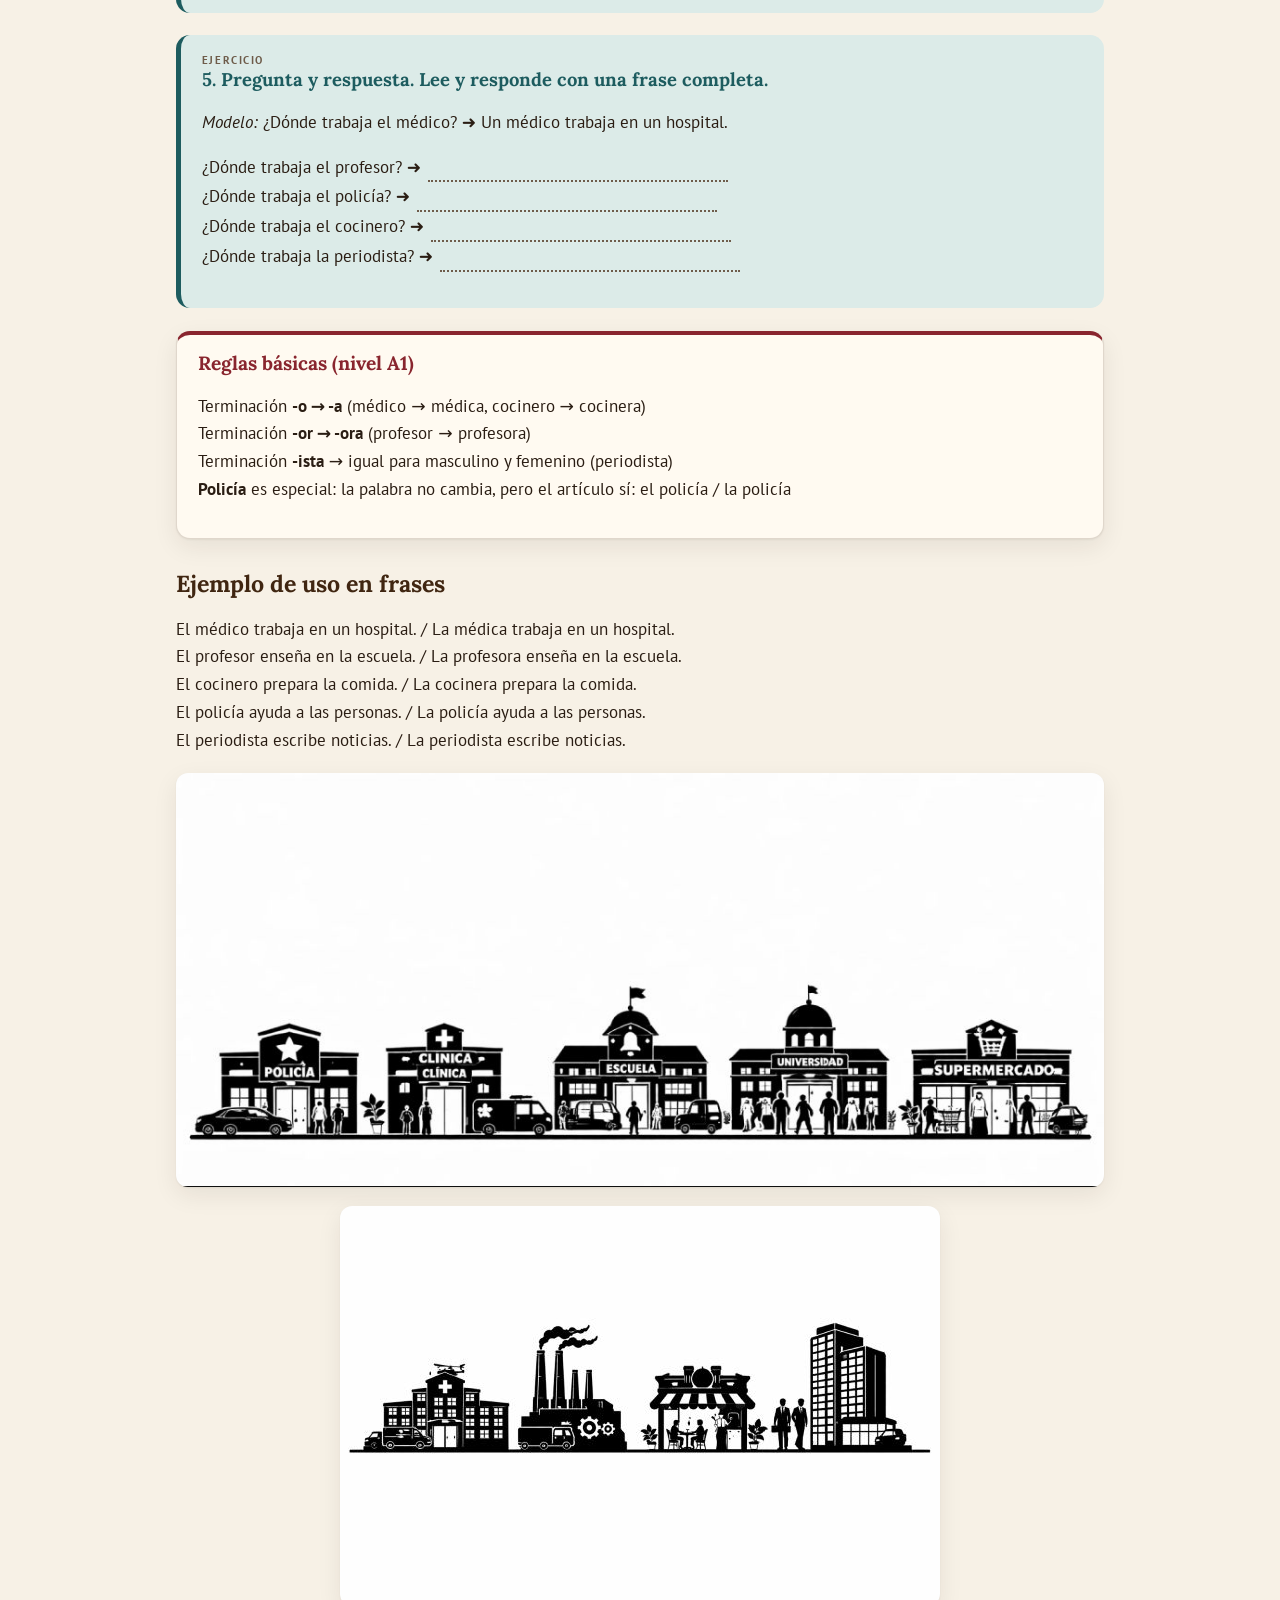
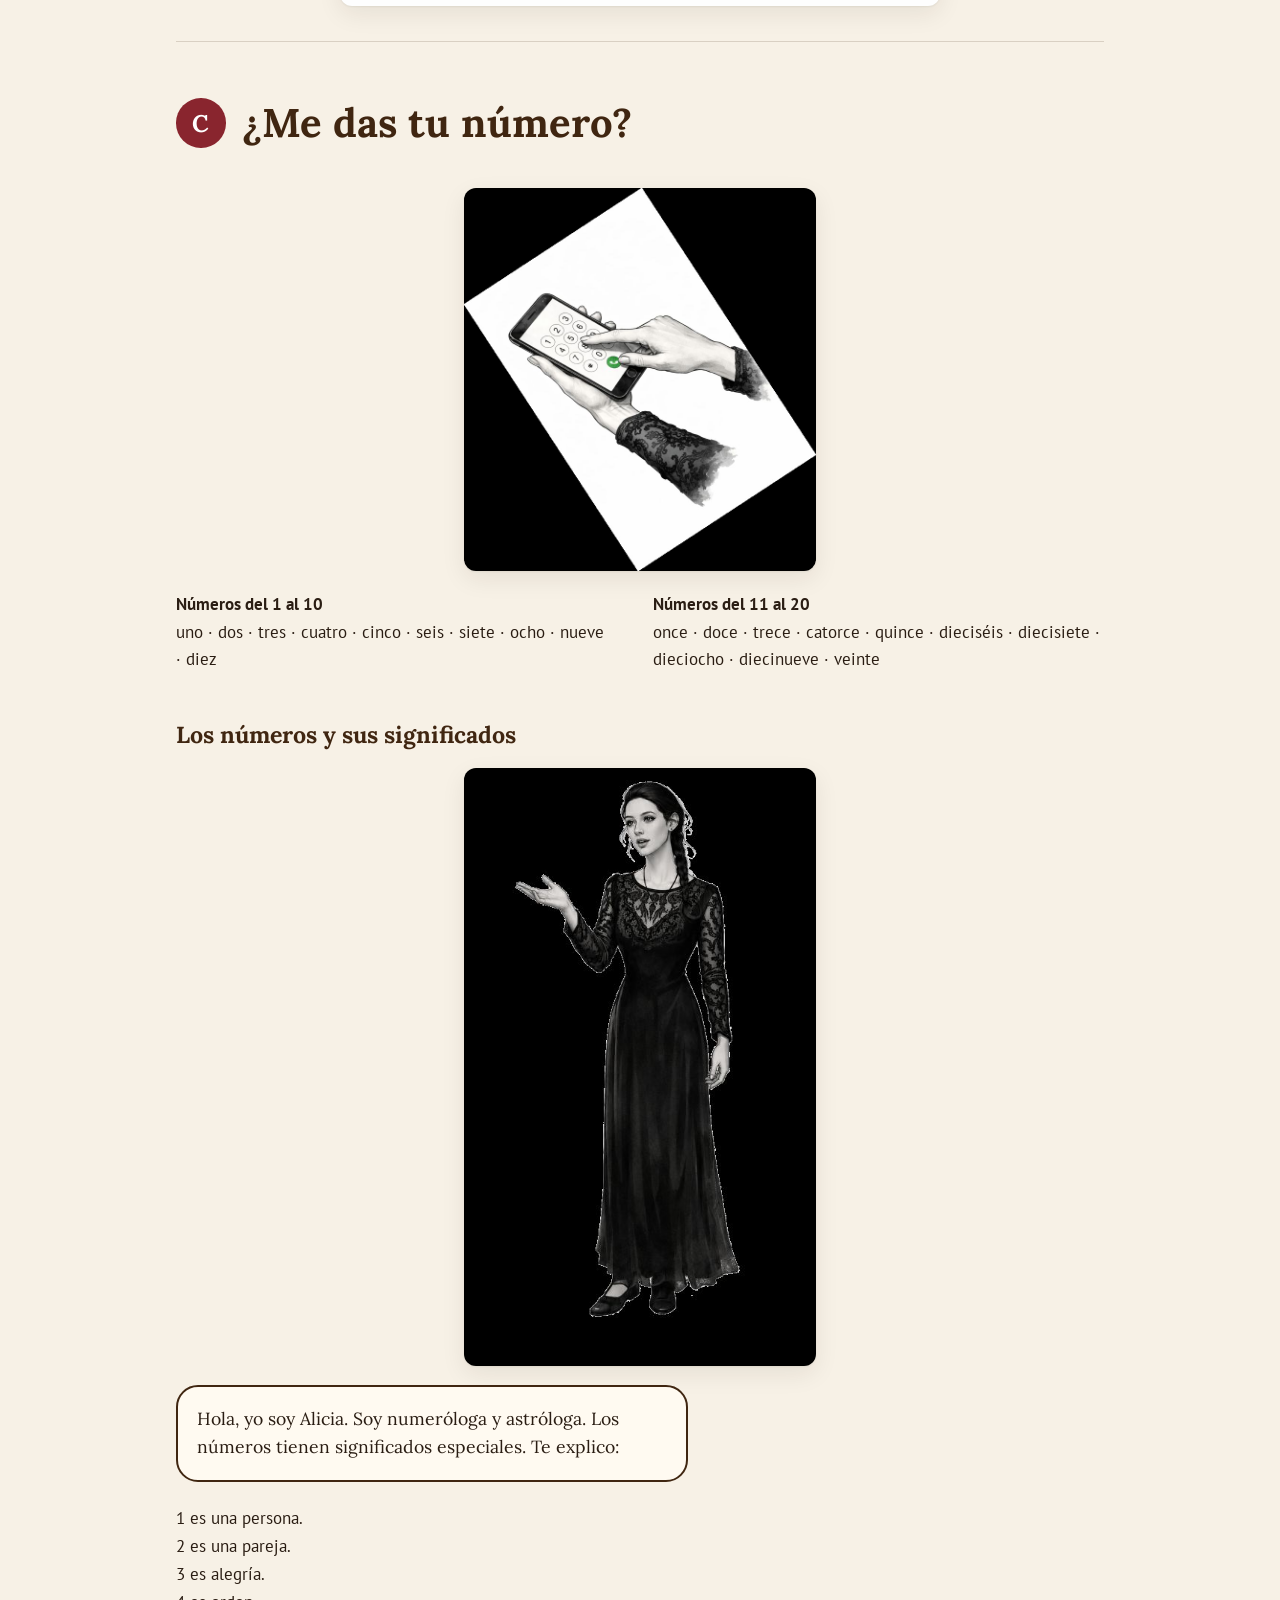
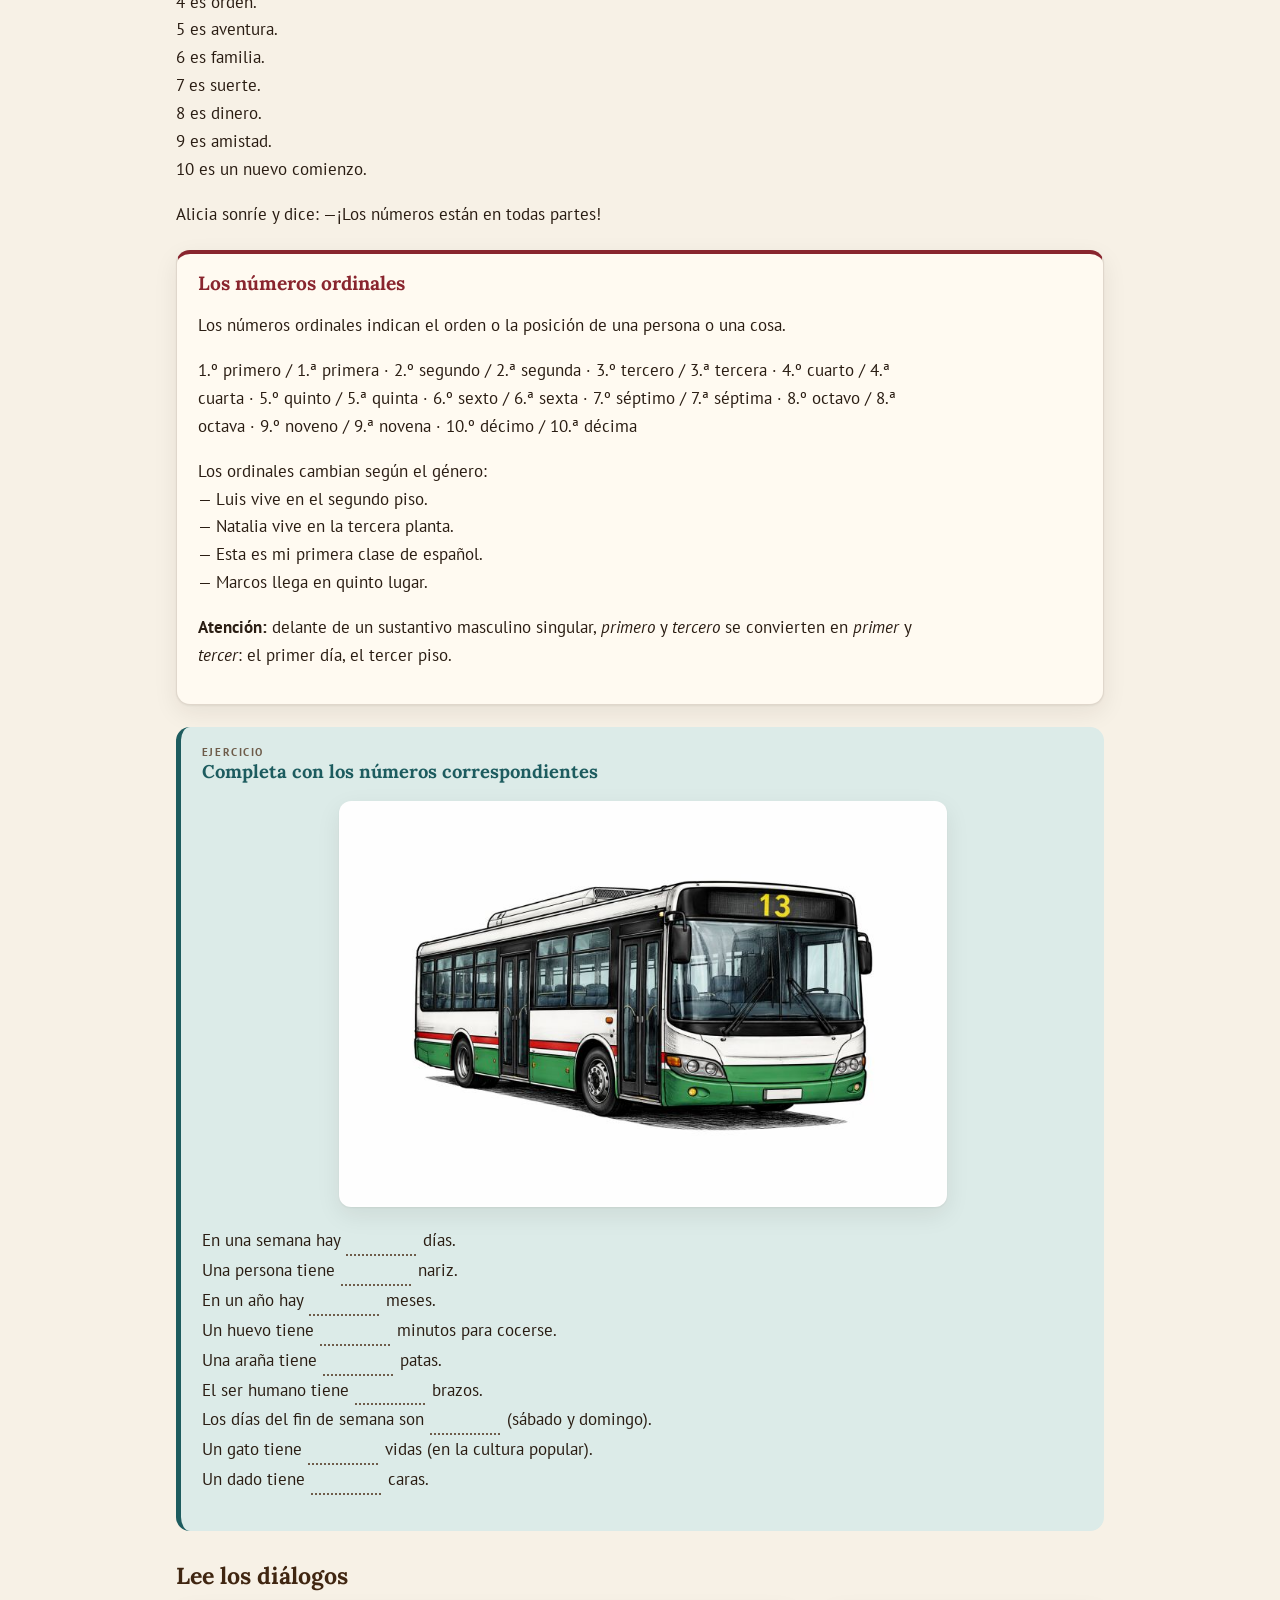
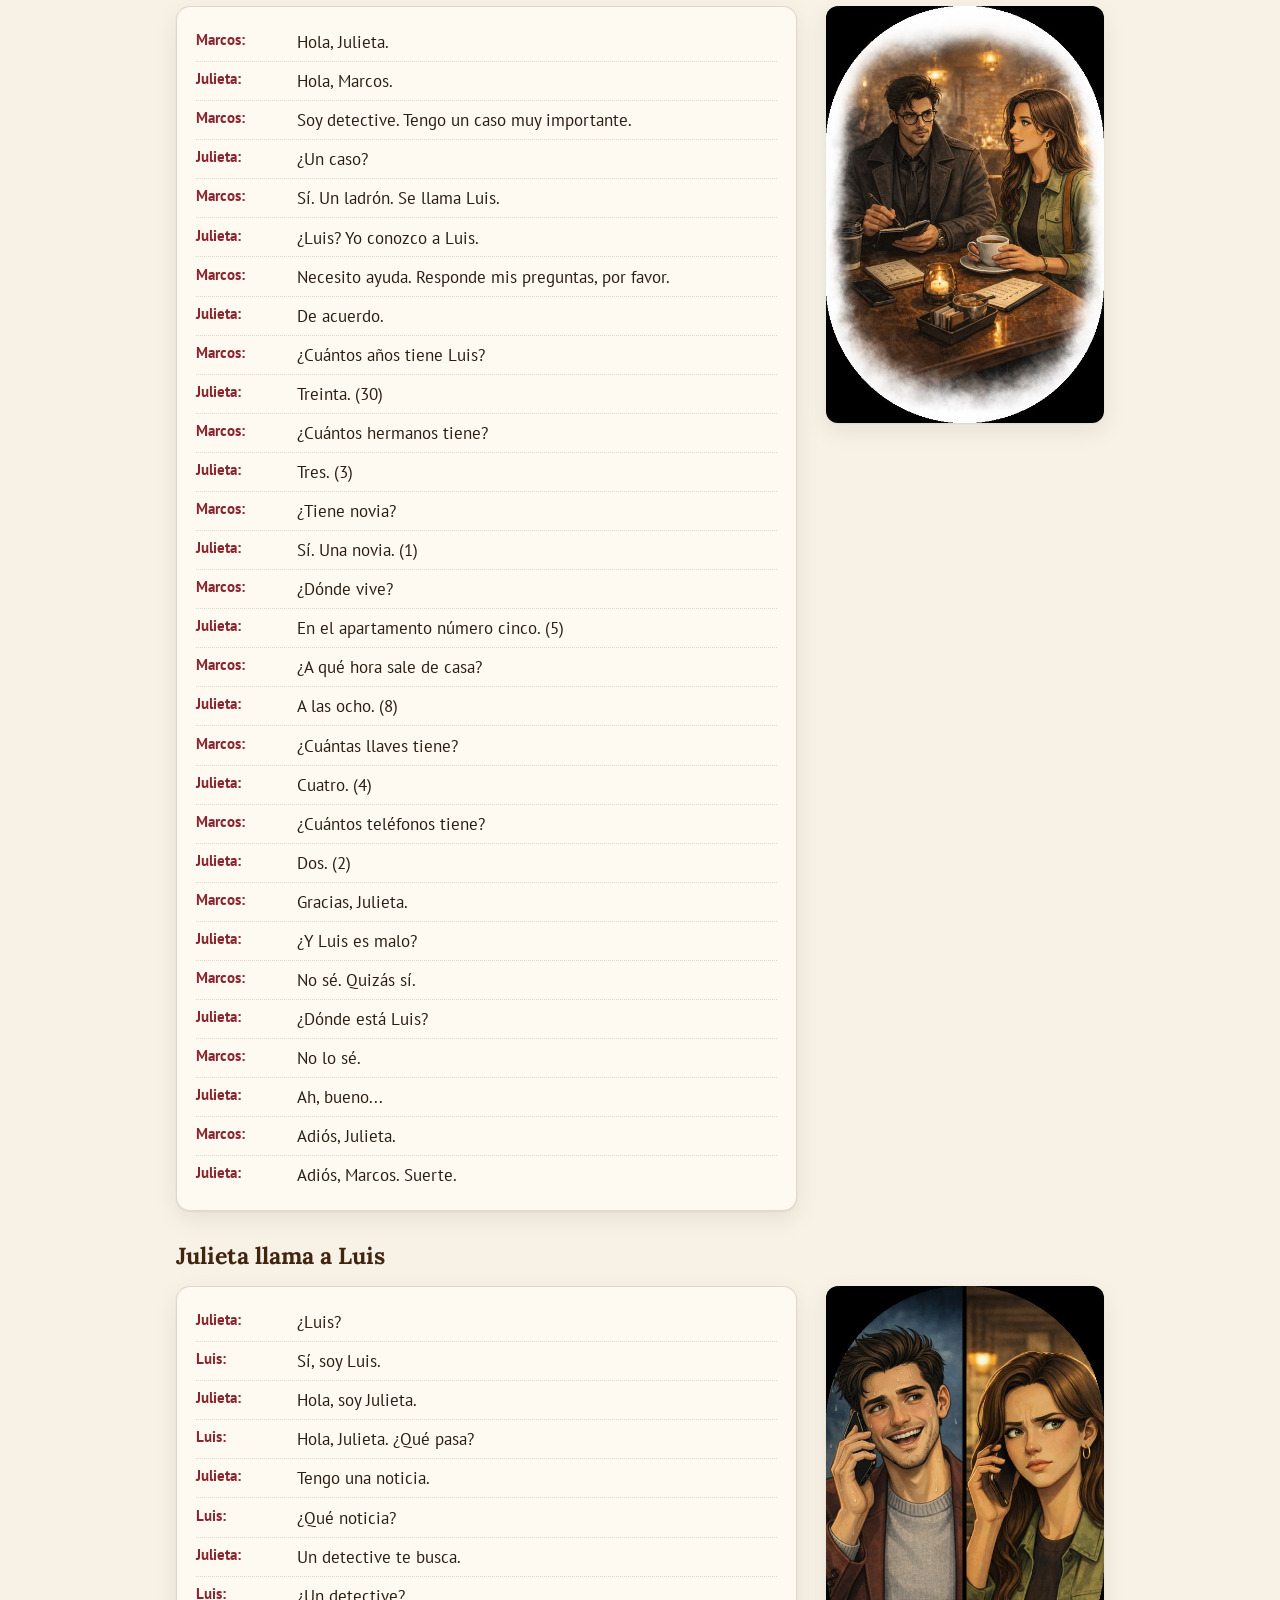
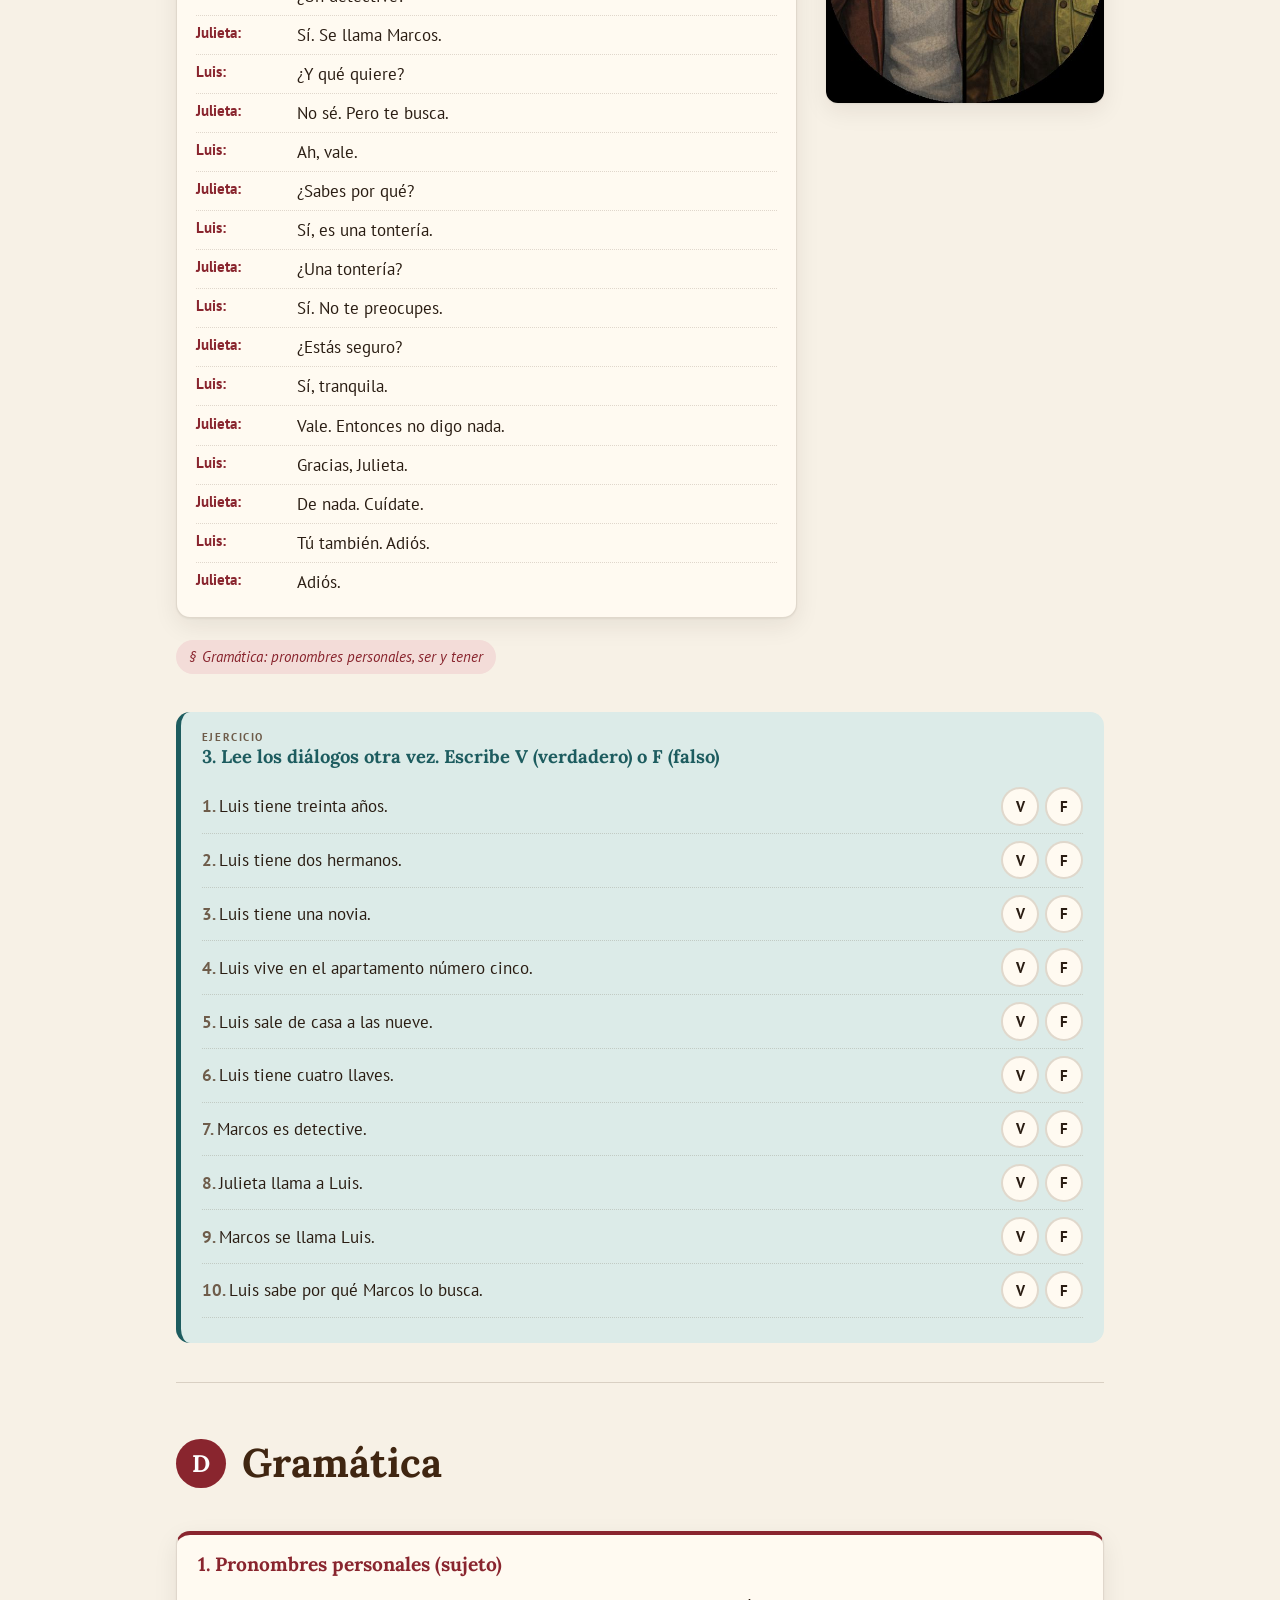
<file: unidad-1.html>
<!doctype html>
<html lang="es">
<head>
<meta charset="utf-8">
<meta name="viewport" content="width=device-width, initial-scale=1">
<title>Unidad 1 · Aquella vez</title>
<meta name="description" content="Unidad 1 del manual de español Aquella vez, de Luis Fader: Saludos, profesiones y números.">
<link rel="icon" href="img/favicon.png">
<link rel="preconnect" href="https://fonts.googleapis.com">
<link rel="preconnect" href="https://fonts.gstatic.com" crossorigin>
<link href="https://fonts.googleapis.com/css2?family=Lora:ital,wght@0,500;0,600;0,700;1,500&family=PT+Sans:ital,wght@0,400;0,700;1,400&display=swap" rel="stylesheet">
<link rel="stylesheet" href="assets/style.css?v=b91c34b9">
<meta property="og:title" content="Unidad 1 · Aquella vez">
<meta property="og:description" content="Unidad 1 del manual de español Aquella vez, de Luis Fader: Saludos, profesiones y números.">
<meta property="og:image" content="img/651-12.jpg">
</head>
<body class="unit">
<a class="skip" href="#main">Saltar al contenido</a>
<header class="topbar">
  <a class="brand" href="index.html"><span class="brand-mark">Aquella vez</span><span class="brand-sub">Manual de español</span></a>
  <button class="menu-btn" type="button" aria-expanded="false" aria-controls="menu">Unidades</button>
  <nav id="menu" class="menu" aria-label="Unidades">
    <ol><li><a href="unidad-1.html" aria-current="page"><b>1</b><span>Saludos, profesiones y números</span></a></li><li><a href="unidad-2.html"><b>2</b><span>La familia, la casa y la hora</span></a></li><li><a href="unidad-3.html"><b>3</b><span>La rutina diaria</span></a></li><li class="locked"><span aria-disabled="true"><b>4</b><span>La ciudad y la casa</span><svg class="lock-ico" viewBox="0 0 24 24" aria-hidden="true"><path d="M7 10V7a5 5 0 0 1 10 0v3" fill="none" stroke="currentColor" stroke-width="2.2" stroke-linecap="round"/><rect x="4" y="10" width="16" height="11" rx="2.5" fill="currentColor"/><circle cx="12" cy="15.2" r="1.7" fill="var(--card)"/><path d="M12 16v2.2" stroke="var(--card)" stroke-width="1.6" stroke-linecap="round"/></svg></span></li><li class="locked"><span aria-disabled="true"><b>5</b><span>Gustos y comida</span><svg class="lock-ico" viewBox="0 0 24 24" aria-hidden="true"><path d="M7 10V7a5 5 0 0 1 10 0v3" fill="none" stroke="currentColor" stroke-width="2.2" stroke-linecap="round"/><rect x="4" y="10" width="16" height="11" rx="2.5" fill="currentColor"/><circle cx="12" cy="15.2" r="1.7" fill="var(--card)"/><path d="M12 16v2.2" stroke="var(--card)" stroke-width="1.6" stroke-linecap="round"/></svg></span></li><li class="locked"><span aria-disabled="true"><b>6</b><span>Acciones en curso y descripciones</span><svg class="lock-ico" viewBox="0 0 24 24" aria-hidden="true"><path d="M7 10V7a5 5 0 0 1 10 0v3" fill="none" stroke="currentColor" stroke-width="2.2" stroke-linecap="round"/><rect x="4" y="10" width="16" height="11" rx="2.5" fill="currentColor"/><circle cx="12" cy="15.2" r="1.7" fill="var(--card)"/><path d="M12 16v2.2" stroke="var(--card)" stroke-width="1.6" stroke-linecap="round"/></svg></span></li><li class="locked"><span aria-disabled="true"><b>7</b><span>El pasado: ¿qué hiciste?</span><svg class="lock-ico" viewBox="0 0 24 24" aria-hidden="true"><path d="M7 10V7a5 5 0 0 1 10 0v3" fill="none" stroke="currentColor" stroke-width="2.2" stroke-linecap="round"/><rect x="4" y="10" width="16" height="11" rx="2.5" fill="currentColor"/><circle cx="12" cy="15.2" r="1.7" fill="var(--card)"/><path d="M12 16v2.2" stroke="var(--card)" stroke-width="1.6" stroke-linecap="round"/></svg></span></li><li class="locked"><span aria-disabled="true"><b>8</b><span>Recuerdos, salud y planes</span><svg class="lock-ico" viewBox="0 0 24 24" aria-hidden="true"><path d="M7 10V7a5 5 0 0 1 10 0v3" fill="none" stroke="currentColor" stroke-width="2.2" stroke-linecap="round"/><rect x="4" y="10" width="16" height="11" rx="2.5" fill="currentColor"/><circle cx="12" cy="15.2" r="1.7" fill="var(--card)"/><path d="M12 16v2.2" stroke="var(--card)" stroke-width="1.6" stroke-linecap="round"/></svg></span></li><li class="locked"><span aria-disabled="true"><b>9</b><span>Órdenes, comparaciones y misterios</span><svg class="lock-ico" viewBox="0 0 24 24" aria-hidden="true"><path d="M7 10V7a5 5 0 0 1 10 0v3" fill="none" stroke="currentColor" stroke-width="2.2" stroke-linecap="round"/><rect x="4" y="10" width="16" height="11" rx="2.5" fill="currentColor"/><circle cx="12" cy="15.2" r="1.7" fill="var(--card)"/><path d="M12 16v2.2" stroke="var(--card)" stroke-width="1.6" stroke-linecap="round"/></svg></span></li><li class="locked"><span aria-disabled="true"><b>10</b><span>Biografías, estados y despedida</span><svg class="lock-ico" viewBox="0 0 24 24" aria-hidden="true"><path d="M7 10V7a5 5 0 0 1 10 0v3" fill="none" stroke="currentColor" stroke-width="2.2" stroke-linecap="round"/><rect x="4" y="10" width="16" height="11" rx="2.5" fill="currentColor"/><circle cx="12" cy="15.2" r="1.7" fill="var(--card)"/><path d="M12 16v2.2" stroke="var(--card)" stroke-width="1.6" stroke-linecap="round"/></svg></span></li></ol>
    <a class="menu-extra" href="entrevista.html">Entrevista con el autor</a>
    <a class="menu-extra curio" href="curiosidades.html">Curiosidades de Argentina</a>
    <a class="menu-extra test" href="test-final.html">Test final</a>
  </nav>
</header>
<main id="main">
<section class="unit-hero">
  <div class="unit-hero-text">
    <p class="eyebrow">Aquella vez · Manual de español</p>
    <h1><span>Unidad</span> 1</h1>
    <p class="tema">Saludos, profesiones y números</p>
    <ol class="toc"><li><a href="#a"><b>A</b> ¿Qué tal?</a></li><li><a href="#b"><b>B</b> ¿A qué te dedicas?</a></li><li><a href="#c"><b>C</b> ¿Me das tu número?</a></li><li><a href="#d"><b>D</b> Gramática</a></li><li><a href="#e"><b>E</b> Cultura</a></li><li><a href="#f"><b>F</b> Historieta</a></li></ol>
  </div>
  <figure class="unit-cover"><img src="img/58-40.jpg" width="990" height="1400" alt="Portada de la unidad 1" data-zoom></figure>
</section>
<nav class="sec-nav" aria-label="Secciones de la unidad"><ol><li><a href="#a"><b>A</b> ¿Qué tal?</a></li><li><a href="#b"><b>B</b> ¿A qué te dedicas?</a></li><li><a href="#c"><b>C</b> ¿Me das tu número?</a></li><li><a href="#d"><b>D</b> Gramática</a></li><li><a href="#e"><b>E</b> Cultura</a></li><li><a href="#f"><b>F</b> Historieta</a></li></ol></nav>
<div class="unit-body">
<section class="unit-sec " id="a" data-letter="A"><header class="sec-head"><span class="sec-letter">A</span><h2>¿Qué tal?</h2></header><div class="prose"><a class="ref" href="#d"><span aria-hidden="true">§</span> Gramática: pronombres personales, ser y tener</a><figure class="fig land"><img src="img/628-203.jpg" width="1400" height="934" loading="lazy" decoding="async" alt="¿Qué tal?" data-zoom></figure><h3>En la plaza España</h3><div class="dialog"><p class="line"><span class="who">Luis</span><span class="said">¡Hola, Robert! ¿Cómo estás?</span></p><p class="line"><span class="who">Robert</span><span class="said">¡Luis! Qué sorpresa. Muy bien, ¿y tú?</span></p><p class="line"><span class="who">Luis</span><span class="said">Bien, gracias. Mira, estoy con Natalia, ¿te acuerdas?</span></p><p class="line"><span class="who">Natalia</span><span class="said">¡Robert! ¡Cuánto tiempo!</span></p><p class="line"><span class="who">Robert</span><span class="said">¡Natalia! Claro que me acuerdo. ¿Cómo están?</span></p><p class="line"><span class="who">Natalia</span><span class="said">Todo bien. Y ella es Julieta, una amiga.</span></p><p class="line"><span class="who">Julieta</span><span class="said">Mucho gusto, Robert.</span></p><p class="line"><span class="who">Robert</span><span class="said">Encantado, Julieta.</span></p><p class="line"><span class="who">Luis</span><span class="said">Julieta es estudiante de Historia.</span></p><p class="line"><span class="who">Julieta</span><span class="said">Sí, y tú, Robert, ¿a qué te dedicas?</span></p><p class="line"><span class="who">Robert</span><span class="said">Soy ecologista. Cuido la naturaleza.</span></p><p class="line"><span class="who">Luis</span><span class="said">¡Qué interesante!</span></p><p class="line"><span class="who">Natalia</span><span class="said">Y yo soy pintora, pero eso ya lo sabes.</span></p><p class="line"><span class="who">Robert</span><span class="said">Claro, me acuerdo. Me alegro de verlos.</span></p><p class="line"><span class="who">Julieta</span><span class="said">Igualmente.</span></p><p class="line"><span class="who">Natalia</span><span class="said">Igualmente. Un placer.</span></p></div><div class="exercise"><h4><span class="tag">Ejercicio</span>Preguntas</h4><ol class="questions"><li><span class="qt">¿Cómo se llaman los amigos?</span><input class="blank answer" aria-label="Tu respuesta" autocomplete="off"></li><li><span class="qt">¿Quién es ecologista?</span><input class="blank answer" aria-label="Tu respuesta" autocomplete="off"></li><li><span class="qt">¿Quién estudia Historia?</span><input class="blank answer" aria-label="Tu respuesta" autocomplete="off"></li><li><span class="qt">¿Quién es artista?</span><input class="blank answer" aria-label="Tu respuesta" autocomplete="off"></li></ol></div><aside class="tip"><p>En español se usa el verbo <strong>ser</strong> para hablar de nacionalidad, profesión y otros adjetivos.</p></aside><figure class="fig wide"><img src="img/628-204.jpg" width="1400" height="330" loading="lazy" decoding="async" alt="¿Qué tal?" data-zoom></figure><h3>El abecedario</h3><p class="alphabet" aria-label="El abecedario"><span>A</span><span>B</span><span>C</span><span>D</span><span>E</span><span>F</span><span>G</span><span>H</span><span>I</span><span>J</span><span>K</span><span>L</span><span>M</span><span>N</span><span>Ñ</span><span>O</span><span>P</span><span>Q</span><span>R</span><span>S</span><span>T</span><span>U</span><span>V</span><span>W</span><span>X</span><span>Y</span><span>Z</span></p><div class="cols"><div class="col"><p><strong>A</strong> - a (como en casa)<br><strong>B</strong> - be (como en boca)<br><strong>C</strong> - ce (ante a, o, u = k; ante e, i = z/s)<br><strong>D</strong> - de (suave entre vocales)<br><strong>E</strong> - e (como en mesa)<br><strong>F</strong> - efe (como en faro)<br><strong>G</strong> - ge (ante a, o, u = g; ante e, i = j)<br><strong>H</strong> - hache (muda, no suena)<br><strong>I</strong> - i (como en vino)<br><strong>J</strong> - jota (sonido gutural fuerte)<br><strong>K</strong> - ka (solo extranjerismos: kilo)<br><strong>L</strong> - ele (como en luna)<br><strong>M</strong> - eme (como en mano)<br><strong>N</strong> - ene (como en noche)</p></div><div class="col"><p><strong>Ñ</strong> - eñe (como en niño, año)<br><strong>O</strong> - o (como en sol)<br><strong>P</strong> - pe (sin aspiración)<br><strong>Q</strong> - cu (siempre con u muda: queso)<br><strong>R</strong> - erre (suave: cara / fuerte: rojo, perro)<br><strong>S</strong> - ese (siempre sorda: sapo)<br><strong>T</strong> - te (sin aspiración)<br><strong>U</strong> - u (como en luna)<br><strong>V</strong> - uve (se pronuncia igual que B)<br><strong>W</strong> - uve doble (como u o b)<br><strong>X</strong> - equis (ks como en examen)<br><strong>Y</strong> - ye (como yate o como i en rey)<br><strong>Z</strong> - zeta (en España como TH; en Hispanoamérica como S)</p></div></div><h3>El español en el mundo</h3><p>El español es una lengua importante. Muchas personas hablan español. ¿Cuántas? Unos 500 millones de personas. Es la segunda lengua del mundo con más hablantes.</p><div class="cols"><div class="col"><p><strong>¿Dónde se habla español?</strong><br>El español es la lengua oficial en 21 países.<br>También hay muchas personas que hablan español en Estados Unidos.</p><p><strong>¿El español es igual en todos los países?</strong><br>No, no es igual. Hay pequeñas diferencias. Por ejemplo:<br>En España se dice "coche".<br>En México se dice "carro".<br>En Argentina se dice "auto".</p></div><div class="col"><p><strong>¿Por qué aprender español?</strong><br>Aprender español es bueno por muchas razones:<br>1. Puedes viajar a muchos países y hablar con la gente.<br>2. Puedes escuchar música en español.<br>3. Puedes ver películas y series en español.<br>4. Puedes hacer amigos nuevos.</p></div></div><figure class="fig land"><img src="img/628-211.jpg" width="1000" height="588" loading="lazy" decoding="async" alt="¿Qué tal?" data-zoom></figure></div></section><section class="unit-sec " id="b" data-letter="B"><header class="sec-head"><span class="sec-letter">B</span><h2>¿A qué te dedicas?</h2></header><div class="prose"><a class="ref" href="#d"><span aria-hidden="true">§</span> Gramática: ser y tener</a><figure class="fig port float"><img src="img/633-8.jpg" width="534" height="800" loading="lazy" decoding="async" alt="¿A qué te dedicas?" data-zoom></figure><div class="dialog"><p class="line"><span class="who">Julieta</span><span class="said">Entonces, ¿eres ecologista? ¿Cómo es eso?</span></p><p class="line"><span class="who">Robert</span><span class="said">Sí, soy ecologista. Mi trabajo es inventar soluciones para cuidar el medio ambiente. Por ejemplo, reciclar plástico, ahorrar agua y usar energía solar. ¿Y a ti? ¿Te gusta estudiar historia?</span></p><p class="line"><span class="who">Julieta</span><span class="said">Sí, me gusta mucho la historia, pero también trabajo. Soy niñera. Cuido niños.</span></p><p class="line"><span class="who">Robert</span><span class="said">Claro. Me parece muy bien.</span></p><p class="line"><span class="who">Julieta</span><span class="said">Oye, Robert… ¿tienes novia?</span></p><p class="line"><span class="who">Robert</span><span class="said">Sí, tengo novia.</span></p><p class="line"><span class="who">Julieta</span><span class="said">Ahh, claro… (con decepción). ¿A qué se dedica?</span></p><p class="line"><span class="who">Robert</span><span class="said">Es violonchelista. Toca el violonchelo en una orquesta. Y tú, Julieta… ¿tienes novio?</span></p><p class="line"><span class="who">Julieta</span><span class="said">No. ¡Estoy SOLTERA!</span></p><p class="line"><span class="who">Robert</span><span class="said">Ah, bueno. Pues no pasa nada. Estar soltera también está bien.</span></p><p class="line"><span class="who">Julieta</span><span class="said">Sí, claro… (suspira y sonríe un poco)</span></p></div><div class="exercise"><h4><span class="tag">Ejercicio</span>1. Lee las frases y escribe V (verdadero) o F (falso).</h4><ol class="vf"><li><span>Robert es profesor de historia.</span><span class="toggle" role="group" aria-label="Verdadero o falso"><button type="button" data-v="V" aria-pressed="false" title="Verdadero">V</button><button type="button" data-v="F" aria-pressed="false" title="Falso">F</button></span></li><li><span>El trabajo de Robert es inventar soluciones para cuidar el medio ambiente.</span><span class="toggle" role="group" aria-label="Verdadero o falso"><button type="button" data-v="V" aria-pressed="false" title="Verdadero">V</button><button type="button" data-v="F" aria-pressed="false" title="Falso">F</button></span></li><li><span>A Julieta no le gusta estudiar historia.</span><span class="toggle" role="group" aria-label="Verdadero o falso"><button type="button" data-v="V" aria-pressed="false" title="Verdadero">V</button><button type="button" data-v="F" aria-pressed="false" title="Falso">F</button></span></li><li><span>Julieta es niñera. Cuida niños.</span><span class="toggle" role="group" aria-label="Verdadero o falso"><button type="button" data-v="V" aria-pressed="false" title="Verdadero">V</button><button type="button" data-v="F" aria-pressed="false" title="Falso">F</button></span></li><li><span>Robert no tiene novia.</span><span class="toggle" role="group" aria-label="Verdadero o falso"><button type="button" data-v="V" aria-pressed="false" title="Verdadero">V</button><button type="button" data-v="F" aria-pressed="false" title="Falso">F</button></span></li><li><span>La novia de Robert es violonchelista.</span><span class="toggle" role="group" aria-label="Verdadero o falso"><button type="button" data-v="V" aria-pressed="false" title="Verdadero">V</button><button type="button" data-v="F" aria-pressed="false" title="Falso">F</button></span></li><li><span>Julieta tiene novio.</span><span class="toggle" role="group" aria-label="Verdadero o falso"><button type="button" data-v="V" aria-pressed="false" title="Verdadero">V</button><button type="button" data-v="F" aria-pressed="false" title="Falso">F</button></span></li><li><span>Julieta dice que está soltera.</span><span class="toggle" role="group" aria-label="Verdadero o falso"><button type="button" data-v="V" aria-pressed="false" title="Verdadero">V</button><button type="button" data-v="F" aria-pressed="false" title="Falso">F</button></span></li></ol></div><figure class="fig port"><img src="img/633-12.jpg" width="515" height="773" loading="lazy" decoding="async" alt="¿A qué te dedicas?" data-zoom></figure><div class="bubble"><p>Leo las estrellas. Adivino el futuro. Consulto la alineación de los planetas.<br><strong>¿Cuál es mi profesión?</strong> <input class="blank" style="--w:8ch" aria-label="Respuesta" autocomplete="off"></p></div><div class="exercise"><h4><span class="tag">Ejercicio</span>2. Relaciona las profesiones con las ilustraciones</h4><figure class="fig land"><img src="img/633-2.jpg" width="1000" height="667" loading="lazy" decoding="async" alt="¿A qué te dedicas?" data-zoom></figure><ul class="words"><li>Camarero / camarera</li><li>Profesor / profesora</li><li>Taxista</li><li>Ingeniero / ingeniera</li><li>Médico / médica</li><li>Actor / actriz</li><li>Cocinero / cocinera</li><li>Estudiante</li><li>Vendedor / vendedora</li><li>Policía</li></ul></div><figure class="fig port"><img src="img/633-16.jpg" width="534" height="800" loading="lazy" decoding="async" alt="¿A qué te dedicas?" data-zoom></figure><div class="exercise"><h4><span class="tag">Ejercicio</span>3. ¿Dónde trabajan? Une cada profesión con el lugar donde trabaja.</h4><div class="cols"><div class="col"><p><strong>Profesión</strong><br>1. Médico <input class="blank" style="--w:5ch" aria-label="Respuesta" autocomplete="off"><br>2. Profesor <input class="blank" style="--w:5ch" aria-label="Respuesta" autocomplete="off"><br>3. Cocinero <input class="blank" style="--w:5ch" aria-label="Respuesta" autocomplete="off"><br>4. Policía <input class="blank" style="--w:5ch" aria-label="Respuesta" autocomplete="off"><br>5. Periodista <input class="blank" style="--w:5ch" aria-label="Respuesta" autocomplete="off"></p></div><div class="col"><p><strong>Lugar de trabajo</strong><br>Escuela<br>Restaurante<br>Hospital<br>Comisaría<br>Redacción / Periódico</p></div></div></div><div class="exercise"><h4><span class="tag">Ejercicio</span>4. Elige la palabra correcta.</h4><p>Mi mamá trabaja en un hospital. Ella es <input class="blank" style="--w:8ch" aria-label="Respuesta" autocomplete="off">. (médico / profesora)<br>Mi papá trabaja en una escuela. Él es <input class="blank" style="--w:8ch" aria-label="Respuesta" autocomplete="off">. (policía / profesor)<br>Juan trabaja en un restaurante. Él es <input class="blank" style="--w:8ch" aria-label="Respuesta" autocomplete="off">. (cocinero / periodista)<br>Ana trabaja en una comisaría. Ella es <input class="blank" style="--w:8ch" aria-label="Respuesta" autocomplete="off">. (médico / policía)<br>Luis trabaja en un periódico. Él es <input class="blank" style="--w:8ch" aria-label="Respuesta" autocomplete="off">. (periodista / cocinero)</p></div><div class="exercise"><h4><span class="tag">Ejercicio</span>5. Pregunta y respuesta. Lee y responde con una frase completa.</h4><p><em>Modelo:</em> ¿Dónde trabaja el médico? ➜ Un médico trabaja en un hospital.</p><p>¿Dónde trabaja el profesor? ➜ <input class="blank" style="--w:30ch" aria-label="Respuesta" autocomplete="off"><br>¿Dónde trabaja el policía? ➜ <input class="blank" style="--w:30ch" aria-label="Respuesta" autocomplete="off"><br>¿Dónde trabaja el cocinero? ➜ <input class="blank" style="--w:30ch" aria-label="Respuesta" autocomplete="off"><br>¿Dónde trabaja la periodista? ➜ <input class="blank" style="--w:30ch" aria-label="Respuesta" autocomplete="off"></p></div><div class="box"><h4>Reglas básicas (nivel A1)</h4><p>Terminación <strong>-o → -a</strong> (médico → médica, cocinero → cocinera)<br>Terminación <strong>-or → -ora</strong> (profesor → profesora)<br>Terminación <strong>-ista</strong> → igual para masculino y femenino (periodista)<br><strong>Policía</strong> es especial: la palabra no cambia, pero el artículo sí: el policía / la policía</p></div><h3>Ejemplo de uso en frases</h3><p>El médico trabaja en un hospital. / La médica trabaja en un hospital.<br>El profesor enseña en la escuela. / La profesora enseña en la escuela.<br>El cocinero prepara la comida. / La cocinera prepara la comida.<br>El policía ayuda a las personas. / La policía ayuda a las personas.<br>El periodista escribe noticias. / La periodista escribe noticias.</p><figure class="fig wide"><img src="img/633-24.jpg" width="1000" height="446" loading="lazy" decoding="async" alt="¿A qué te dedicas?" data-zoom></figure><figure class="fig land"><img src="img/633-23.jpg" width="600" height="400" loading="lazy" decoding="async" alt="¿A qué te dedicas?" data-zoom></figure></div></section><section class="unit-sec " id="c" data-letter="C"><header class="sec-head"><span class="sec-letter">C</span><h2>¿Me das tu número?</h2></header><div class="prose"><figure class="fig port"><img src="img/633-31.jpg" width="736" height="800" loading="lazy" decoding="async" alt="¿Me das tu número?" data-zoom></figure><div class="cols"><div class="col"><p><strong>Números del 1 al 10</strong><br>uno · dos · tres · cuatro · cinco · seis · siete · ocho · nueve · diez</p></div><div class="col"><p><strong>Números del 11 al 20</strong><br>once · doce · trece · catorce · quince · dieciséis · diecisiete · dieciocho · diecinueve · veinte</p></div></div><h3>Los números y sus significados</h3><figure class="fig port"><img src="img/633-45.jpg" width="471" height="800" loading="lazy" decoding="async" alt="¿Me das tu número?" data-zoom></figure><div class="bubble"><p>Hola, yo soy Alicia. Soy numeróloga y astróloga. Los números tienen significados especiales. Te explico:</p></div><p>1 es una persona.<br>2 es una pareja.<br>3 es alegría.<br>4 es orden.<br>5 es aventura.<br>6 es familia.<br>7 es suerte.<br>8 es dinero.<br>9 es amistad.<br>10 es un nuevo comienzo.</p><p>Alicia sonríe y dice: —¡Los números están en todas partes!</p><div class="box"><h4>Los números ordinales</h4><p>Los números ordinales indican el orden o la posición de una persona o una cosa.</p><p>1.º primero / 1.ª primera · 2.º segundo / 2.ª segunda · 3.º tercero / 3.ª tercera · 4.º cuarto / 4.ª cuarta · 5.º quinto / 5.ª quinta · 6.º sexto / 6.ª sexta · 7.º séptimo / 7.ª séptima · 8.º octavo / 8.ª octava · 9.º noveno / 9.ª novena · 10.º décimo / 10.ª décima</p><p>Los ordinales cambian según el género:<br>— Luis vive en el segundo piso.<br>— Natalia vive en la tercera planta.<br>— Esta es mi primera clase de español.<br>— Marcos llega en quinto lugar.</p><p><strong>Atención:</strong> delante de un sustantivo masculino singular, <em>primero</em> y <em>tercero</em> se convierten en <em>primer</em> y <em>tercer</em>: el primer día, el tercer piso.</p></div><div class="exercise"><h4><span class="tag">Ejercicio</span>Completa con los números correspondientes</h4><figure class="fig land"><img src="img/633-39.jpg" width="800" height="534" loading="lazy" decoding="async" alt="¿Me das tu número?" data-zoom></figure><p>En una semana hay <input class="blank" style="--w:7ch" aria-label="Respuesta" autocomplete="off"> días.<br>Una persona tiene <input class="blank" style="--w:7ch" aria-label="Respuesta" autocomplete="off"> nariz.<br>En un año hay <input class="blank" style="--w:7ch" aria-label="Respuesta" autocomplete="off"> meses.<br>Un huevo tiene <input class="blank" style="--w:7ch" aria-label="Respuesta" autocomplete="off"> minutos para cocerse.<br>Una araña tiene <input class="blank" style="--w:7ch" aria-label="Respuesta" autocomplete="off"> patas.<br>El ser humano tiene <input class="blank" style="--w:7ch" aria-label="Respuesta" autocomplete="off"> brazos.<br>Los días del fin de semana son <input class="blank" style="--w:7ch" aria-label="Respuesta" autocomplete="off"> (sábado y domingo).<br>Un gato tiene <input class="blank" style="--w:7ch" aria-label="Respuesta" autocomplete="off"> vidas (en la cultura popular).<br>Un dado tiene <input class="blank" style="--w:7ch" aria-label="Respuesta" autocomplete="off"> caras.</p></div><h3>Lee los diálogos</h3><figure class="fig port float"><img src="img/633-47.jpg" width="534" height="800" loading="lazy" decoding="async" alt="¿Me das tu número?" data-zoom></figure><div class="dialog"><p class="line"><span class="who">Marcos</span><span class="said">Hola, Julieta.</span></p><p class="line"><span class="who">Julieta</span><span class="said">Hola, Marcos.</span></p><p class="line"><span class="who">Marcos</span><span class="said">Soy detective. Tengo un caso muy importante.</span></p><p class="line"><span class="who">Julieta</span><span class="said">¿Un caso?</span></p><p class="line"><span class="who">Marcos</span><span class="said">Sí. Un ladrón. Se llama Luis.</span></p><p class="line"><span class="who">Julieta</span><span class="said">¿Luis? Yo conozco a Luis.</span></p><p class="line"><span class="who">Marcos</span><span class="said">Necesito ayuda. Responde mis preguntas, por favor.</span></p><p class="line"><span class="who">Julieta</span><span class="said">De acuerdo.</span></p><p class="line"><span class="who">Marcos</span><span class="said">¿Cuántos años tiene Luis?</span></p><p class="line"><span class="who">Julieta</span><span class="said">Treinta. (30)</span></p><p class="line"><span class="who">Marcos</span><span class="said">¿Cuántos hermanos tiene?</span></p><p class="line"><span class="who">Julieta</span><span class="said">Tres. (3)</span></p><p class="line"><span class="who">Marcos</span><span class="said">¿Tiene novia?</span></p><p class="line"><span class="who">Julieta</span><span class="said">Sí. Una novia. (1)</span></p><p class="line"><span class="who">Marcos</span><span class="said">¿Dónde vive?</span></p><p class="line"><span class="who">Julieta</span><span class="said">En el apartamento número cinco. (5)</span></p><p class="line"><span class="who">Marcos</span><span class="said">¿A qué hora sale de casa?</span></p><p class="line"><span class="who">Julieta</span><span class="said">A las ocho. (8)</span></p><p class="line"><span class="who">Marcos</span><span class="said">¿Cuántas llaves tiene?</span></p><p class="line"><span class="who">Julieta</span><span class="said">Cuatro. (4)</span></p><p class="line"><span class="who">Marcos</span><span class="said">¿Cuántos teléfonos tiene?</span></p><p class="line"><span class="who">Julieta</span><span class="said">Dos. (2)</span></p><p class="line"><span class="who">Marcos</span><span class="said">Gracias, Julieta.</span></p><p class="line"><span class="who">Julieta</span><span class="said">¿Y Luis es malo?</span></p><p class="line"><span class="who">Marcos</span><span class="said">No sé. Quizás sí.</span></p><p class="line"><span class="who">Julieta</span><span class="said">¿Dónde está Luis?</span></p><p class="line"><span class="who">Marcos</span><span class="said">No lo sé.</span></p><p class="line"><span class="who">Julieta</span><span class="said">Ah, bueno...</span></p><p class="line"><span class="who">Marcos</span><span class="said">Adiós, Julieta.</span></p><p class="line"><span class="who">Julieta</span><span class="said">Adiós, Marcos. Suerte.</span></p></div><h3>Julieta llama a Luis</h3><figure class="fig port float"><img src="img/633-49.jpg" width="534" height="800" loading="lazy" decoding="async" alt="¿Me das tu número?" data-zoom></figure><div class="dialog"><p class="line"><span class="who">Julieta</span><span class="said">¿Luis?</span></p><p class="line"><span class="who">Luis</span><span class="said">Sí, soy Luis.</span></p><p class="line"><span class="who">Julieta</span><span class="said">Hola, soy Julieta.</span></p><p class="line"><span class="who">Luis</span><span class="said">Hola, Julieta. ¿Qué pasa?</span></p><p class="line"><span class="who">Julieta</span><span class="said">Tengo una noticia.</span></p><p class="line"><span class="who">Luis</span><span class="said">¿Qué noticia?</span></p><p class="line"><span class="who">Julieta</span><span class="said">Un detective te busca.</span></p><p class="line"><span class="who">Luis</span><span class="said">¿Un detective?</span></p><p class="line"><span class="who">Julieta</span><span class="said">Sí. Se llama Marcos.</span></p><p class="line"><span class="who">Luis</span><span class="said">¿Y qué quiere?</span></p><p class="line"><span class="who">Julieta</span><span class="said">No sé. Pero te busca.</span></p><p class="line"><span class="who">Luis</span><span class="said">Ah, vale.</span></p><p class="line"><span class="who">Julieta</span><span class="said">¿Sabes por qué?</span></p><p class="line"><span class="who">Luis</span><span class="said">Sí, es una tontería.</span></p><p class="line"><span class="who">Julieta</span><span class="said">¿Una tontería?</span></p><p class="line"><span class="who">Luis</span><span class="said">Sí. No te preocupes.</span></p><p class="line"><span class="who">Julieta</span><span class="said">¿Estás seguro?</span></p><p class="line"><span class="who">Luis</span><span class="said">Sí, tranquila.</span></p><p class="line"><span class="who">Julieta</span><span class="said">Vale. Entonces no digo nada.</span></p><p class="line"><span class="who">Luis</span><span class="said">Gracias, Julieta.</span></p><p class="line"><span class="who">Julieta</span><span class="said">De nada. Cuídate.</span></p><p class="line"><span class="who">Luis</span><span class="said">Tú también. Adiós.</span></p><p class="line"><span class="who">Julieta</span><span class="said">Adiós.</span></p></div><a class="ref" href="#d"><span aria-hidden="true">§</span> Gramática: pronombres personales, ser y tener</a><div class="exercise"><h4><span class="tag">Ejercicio</span>3. Lee los diálogos otra vez. Escribe V (verdadero) o F (falso)</h4><ol class="vf"><li><span>Luis tiene treinta años.</span><span class="toggle" role="group" aria-label="Verdadero o falso"><button type="button" data-v="V" aria-pressed="false" title="Verdadero">V</button><button type="button" data-v="F" aria-pressed="false" title="Falso">F</button></span></li><li><span>Luis tiene dos hermanos.</span><span class="toggle" role="group" aria-label="Verdadero o falso"><button type="button" data-v="V" aria-pressed="false" title="Verdadero">V</button><button type="button" data-v="F" aria-pressed="false" title="Falso">F</button></span></li><li><span>Luis tiene una novia.</span><span class="toggle" role="group" aria-label="Verdadero o falso"><button type="button" data-v="V" aria-pressed="false" title="Verdadero">V</button><button type="button" data-v="F" aria-pressed="false" title="Falso">F</button></span></li><li><span>Luis vive en el apartamento número cinco.</span><span class="toggle" role="group" aria-label="Verdadero o falso"><button type="button" data-v="V" aria-pressed="false" title="Verdadero">V</button><button type="button" data-v="F" aria-pressed="false" title="Falso">F</button></span></li><li><span>Luis sale de casa a las nueve.</span><span class="toggle" role="group" aria-label="Verdadero o falso"><button type="button" data-v="V" aria-pressed="false" title="Verdadero">V</button><button type="button" data-v="F" aria-pressed="false" title="Falso">F</button></span></li><li><span>Luis tiene cuatro llaves.</span><span class="toggle" role="group" aria-label="Verdadero o falso"><button type="button" data-v="V" aria-pressed="false" title="Verdadero">V</button><button type="button" data-v="F" aria-pressed="false" title="Falso">F</button></span></li><li><span>Marcos es detective.</span><span class="toggle" role="group" aria-label="Verdadero o falso"><button type="button" data-v="V" aria-pressed="false" title="Verdadero">V</button><button type="button" data-v="F" aria-pressed="false" title="Falso">F</button></span></li><li><span>Julieta llama a Luis.</span><span class="toggle" role="group" aria-label="Verdadero o falso"><button type="button" data-v="V" aria-pressed="false" title="Verdadero">V</button><button type="button" data-v="F" aria-pressed="false" title="Falso">F</button></span></li><li><span>Marcos se llama Luis.</span><span class="toggle" role="group" aria-label="Verdadero o falso"><button type="button" data-v="V" aria-pressed="false" title="Verdadero">V</button><button type="button" data-v="F" aria-pressed="false" title="Falso">F</button></span></li><li><span>Luis sabe por qué Marcos lo busca.</span><span class="toggle" role="group" aria-label="Verdadero o falso"><button type="button" data-v="V" aria-pressed="false" title="Verdadero">V</button><button type="button" data-v="F" aria-pressed="false" title="Falso">F</button></span></li></ol></div></div></section><section class="unit-sec " id="d" data-letter="D"><header class="sec-head"><span class="sec-letter">D</span><h2>Gramática</h2></header><div class="prose"><div class="box"><h4>1. Pronombres personales (sujeto)</h4><p>Los pronombres personales sustituyen a la persona o cosa que hace la acción.</p><div class="table-wrap"><table><thead><tr><th>Persona</th><th>Pronombre</th></tr></thead><tbody><tr><td>1.ª singular</td><td>yo</td></tr><tr><td>2.ª singular</td><td>tú</td></tr><tr><td>3.ª singular</td><td>él / ella / usted (Ud.)</td></tr><tr><td>1.ª plural</td><td>nosotros / nosotras</td></tr><tr><td>2.ª plural</td><td>vosotros / vosotras (España)</td></tr><tr><td>3.ª plural</td><td>ellos / ellas / ustedes (Uds.)</td></tr></tbody></table></div><p>En Hispanoamérica, "ustedes" se usa para plural (tú + él/ella). "Nosotras", "vosotras", "ellas" son femeninos.</p><p><strong>Ejemplos:</strong> Yo soy Ana. · Tú tienes un libro. · Él es médico. · Nosotros somos amigos. · Ellas tienen dos perros.</p></div><div class="cols"><div class="col"><div class="box"><h4>2. Verbo SER</h4><p>Indica identidad, nacionalidad, profesión, cualidades (cosas permanentes).</p><div class="table-wrap"><table><thead><tr><th>Pronombre</th><th>SER</th></tr></thead><tbody><tr><td>yo</td><td>soy</td></tr><tr><td>tú</td><td>eres</td></tr><tr><td>él / ella / usted</td><td>es</td></tr><tr><td>nosotros</td><td>somos</td></tr><tr><td>vosotros</td><td>sois</td></tr><tr><td>ellos / ellas / ustedes</td><td>son</td></tr></tbody></table></div><p><strong>Ejemplos:</strong> Yo soy estudiante. · Tú eres español. · Ella es inteligente. · Nosotros somos altos. · Ellos son de México.</p></div></div><div class="col"><div class="box"><h4>3. Verbo TENER</h4><p>Indica posesión (tener = poseer) y también edad (tener años). A veces se usa para estados físicos (tener hambre, tener frío).</p><div class="table-wrap"><table><thead><tr><th>Pronombre</th><th>TENER</th></tr></thead><tbody><tr><td>yo</td><td>tengo</td></tr><tr><td>tú</td><td>tienes</td></tr><tr><td>él / ella / usted</td><td>tiene</td></tr><tr><td>nosotros</td><td>tenemos</td></tr><tr><td>vosotros</td><td>tenéis</td></tr><tr><td>ellos / ellas / ustedes</td><td>tienen</td></tr></tbody></table></div></div></div></div><figure class="fig land"><img src="img/633-63.jpg" width="1000" height="800" loading="lazy" decoding="async" alt="Gramática" data-zoom></figure></div></section><section class="unit-sec " id="e" data-letter="E"><header class="sec-head"><span class="sec-letter">E</span><h2>Cultura</h2></header><div class="prose"><h3>Símbolos de la cultura hispanohablante</h3><figure class="fig land"><img src="img/633-69.jpg" width="1000" height="724" loading="lazy" decoding="async" alt="Cultura" data-zoom></figure><p><strong>1. La bandera de España</strong><br>La bandera es roja y amarilla. Tiene un escudo en el centro. España tiene 17 comunidades autónomas. La paella y el flamenco son muy famosos.</p><p><strong>2. La bandera de México</strong><br>México tiene una bandera verde, blanca y roja. En el centro hay un águila. El águila come una serpiente. El tequila y el chile son símbolos de México.</p><figure class="fig port float"><img src="img/633-71.jpg" width="592" height="738" loading="lazy" decoding="async" alt="Cultura" data-zoom></figure><p><strong>3. El mate (Argentina y Uruguay)</strong><br>El mate es una bebida. Se toma con una bombilla y una calabaza. Los amigos comparten el mate. Es un símbolo de amistad.</p><figure class="fig port float"><img src="img/633-70.jpg" width="717" height="800" loading="lazy" decoding="async" alt="Cultura" data-zoom></figure><p><strong>4. La llama (Perú, Bolivia, Ecuador)</strong><br>La llama es un animal de los Andes. Tiene lana suave. Es un símbolo de la cultura andina.</p><aside class="tip"><p><strong>¿Un dato curioso?</strong> La palabra "taco" (México) es comida. Pero "taco" (España) es un trozo de madera. El español tiene muchos símbolos diferentes.</p></aside><div class="exercise"><h4><span class="tag">Ejercicio</span>Preguntas</h4><p>¿Cuál es tu símbolo favorito?<br>Yo prefiero la paella. ¿Y tú? <input class="blank" style="--w:30ch" aria-label="Respuesta" autocomplete="off"></p></div><div class="exercise"><h4><span class="tag">Ejercicio</span>1. Verdadero (V) o falso (F)</h4><ol class="vf"><li><span>La bandera de España es roja y amarilla.</span><span class="toggle" role="group" aria-label="Verdadero o falso"><button type="button" data-v="V" aria-pressed="false" title="Verdadero">V</button><button type="button" data-v="F" aria-pressed="false" title="Falso">F</button></span></li><li><span>La bandera de México tiene un águila.</span><span class="toggle" role="group" aria-label="Verdadero o falso"><button type="button" data-v="V" aria-pressed="false" title="Verdadero">V</button><button type="button" data-v="F" aria-pressed="false" title="Falso">F</button></span></li><li><span>El mate es una bebida de Argentina.</span><span class="toggle" role="group" aria-label="Verdadero o falso"><button type="button" data-v="V" aria-pressed="false" title="Verdadero">V</button><button type="button" data-v="F" aria-pressed="false" title="Falso">F</button></span></li><li><span>La llama vive en los Andes.</span><span class="toggle" role="group" aria-label="Verdadero o falso"><button type="button" data-v="V" aria-pressed="false" title="Verdadero">V</button><button type="button" data-v="F" aria-pressed="false" title="Falso">F</button></span></li></ol></div></div></section><section class="unit-sec comic" id="f" data-letter="F"><header class="sec-head"><span class="sec-letter">F</span><h2>Historieta</h2></header><div class="prose"><figure class="fig comic"><img src="img/633-84.jpg" width="1035" height="1400" loading="lazy" decoding="async" alt="Historieta" data-zoom></figure></div></section>
<div class="tools"><button type="button" class="clear-answers">Borrar mis respuestas de esta unidad</button></div>
<nav class="prevnext" aria-label="Otras unidades"><a class="pn prev" href="index.html"><small>Volver</small>Portada</a><a class="pn next" href="unidad-2.html"><small>Siguiente</small>Unidad 2</a></nav>
</div>
</main>
<footer class="foot">
  <p class="foot-brand">Aquella vez</p>
  <p>Manual de español para extranjeros · <strong>Luis Fader</strong> · 2026</p>
  <p class="foot-small">Los textos, personajes e ilustraciones pertenecen al autor.</p>
</footer>
<div class="lightbox" hidden><button type="button" class="lb-close" aria-label="Cerrar">×</button><img alt=""></div>
<script src="assets/site.js?v=1da9e364"></script>
</body>
</html>
</file>
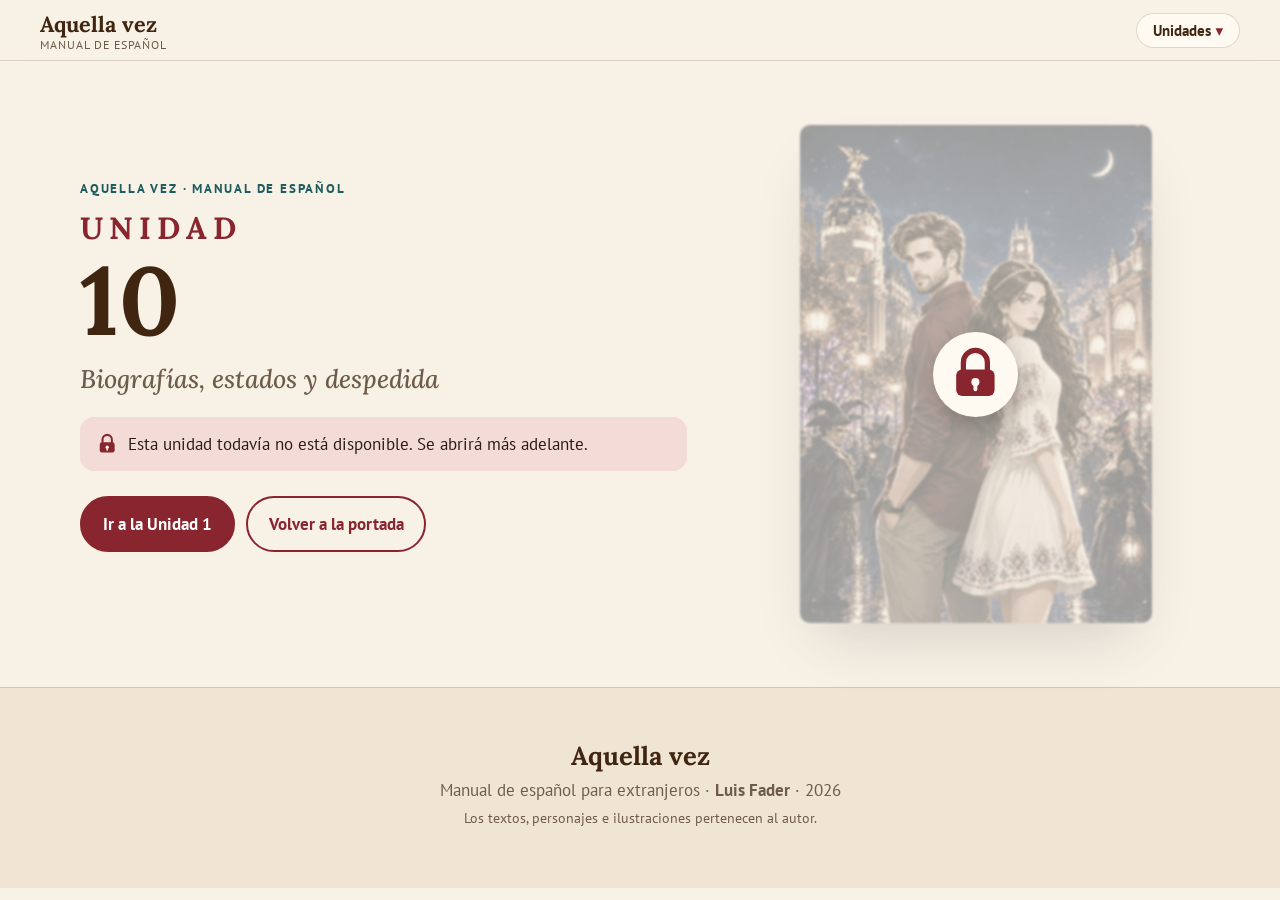
<file: unidad-10.html>
<!doctype html>
<html lang="es">
<head>
<meta charset="utf-8">
<meta name="viewport" content="width=device-width, initial-scale=1">
<title>Unidad 10 · Aquella vez</title>
<meta name="description" content="Unidad 10 del manual de español Aquella vez, de Luis Fader: Biografías, estados y despedida.">
<link rel="icon" href="img/favicon.png">
<link rel="preconnect" href="https://fonts.googleapis.com">
<link rel="preconnect" href="https://fonts.gstatic.com" crossorigin>
<link href="https://fonts.googleapis.com/css2?family=Lora:ital,wght@0,500;0,600;0,700;1,500&family=PT+Sans:ital,wght@0,400;0,700;1,400&display=swap" rel="stylesheet">
<link rel="stylesheet" href="assets/style.css?v=b91c34b9">
<meta property="og:title" content="Unidad 10 · Aquella vez">
<meta property="og:description" content="Unidad 10 del manual de español Aquella vez, de Luis Fader: Biografías, estados y despedida.">
<meta property="og:image" content="img/651-12.jpg">
</head>
<body class="unit">
<a class="skip" href="#main">Saltar al contenido</a>
<header class="topbar">
  <a class="brand" href="index.html"><span class="brand-mark">Aquella vez</span><span class="brand-sub">Manual de español</span></a>
  <button class="menu-btn" type="button" aria-expanded="false" aria-controls="menu">Unidades</button>
  <nav id="menu" class="menu" aria-label="Unidades">
    <ol><li><a href="unidad-1.html"><b>1</b><span>Saludos, profesiones y números</span></a></li><li><a href="unidad-2.html"><b>2</b><span>La familia, la casa y la hora</span></a></li><li><a href="unidad-3.html"><b>3</b><span>La rutina diaria</span></a></li><li class="locked"><span aria-disabled="true"><b>4</b><span>La ciudad y la casa</span><svg class="lock-ico" viewBox="0 0 24 24" aria-hidden="true"><path d="M7 10V7a5 5 0 0 1 10 0v3" fill="none" stroke="currentColor" stroke-width="2.2" stroke-linecap="round"/><rect x="4" y="10" width="16" height="11" rx="2.5" fill="currentColor"/><circle cx="12" cy="15.2" r="1.7" fill="var(--card)"/><path d="M12 16v2.2" stroke="var(--card)" stroke-width="1.6" stroke-linecap="round"/></svg></span></li><li class="locked"><span aria-disabled="true"><b>5</b><span>Gustos y comida</span><svg class="lock-ico" viewBox="0 0 24 24" aria-hidden="true"><path d="M7 10V7a5 5 0 0 1 10 0v3" fill="none" stroke="currentColor" stroke-width="2.2" stroke-linecap="round"/><rect x="4" y="10" width="16" height="11" rx="2.5" fill="currentColor"/><circle cx="12" cy="15.2" r="1.7" fill="var(--card)"/><path d="M12 16v2.2" stroke="var(--card)" stroke-width="1.6" stroke-linecap="round"/></svg></span></li><li class="locked"><span aria-disabled="true"><b>6</b><span>Acciones en curso y descripciones</span><svg class="lock-ico" viewBox="0 0 24 24" aria-hidden="true"><path d="M7 10V7a5 5 0 0 1 10 0v3" fill="none" stroke="currentColor" stroke-width="2.2" stroke-linecap="round"/><rect x="4" y="10" width="16" height="11" rx="2.5" fill="currentColor"/><circle cx="12" cy="15.2" r="1.7" fill="var(--card)"/><path d="M12 16v2.2" stroke="var(--card)" stroke-width="1.6" stroke-linecap="round"/></svg></span></li><li class="locked"><span aria-disabled="true"><b>7</b><span>El pasado: ¿qué hiciste?</span><svg class="lock-ico" viewBox="0 0 24 24" aria-hidden="true"><path d="M7 10V7a5 5 0 0 1 10 0v3" fill="none" stroke="currentColor" stroke-width="2.2" stroke-linecap="round"/><rect x="4" y="10" width="16" height="11" rx="2.5" fill="currentColor"/><circle cx="12" cy="15.2" r="1.7" fill="var(--card)"/><path d="M12 16v2.2" stroke="var(--card)" stroke-width="1.6" stroke-linecap="round"/></svg></span></li><li class="locked"><span aria-disabled="true"><b>8</b><span>Recuerdos, salud y planes</span><svg class="lock-ico" viewBox="0 0 24 24" aria-hidden="true"><path d="M7 10V7a5 5 0 0 1 10 0v3" fill="none" stroke="currentColor" stroke-width="2.2" stroke-linecap="round"/><rect x="4" y="10" width="16" height="11" rx="2.5" fill="currentColor"/><circle cx="12" cy="15.2" r="1.7" fill="var(--card)"/><path d="M12 16v2.2" stroke="var(--card)" stroke-width="1.6" stroke-linecap="round"/></svg></span></li><li class="locked"><span aria-disabled="true"><b>9</b><span>Órdenes, comparaciones y misterios</span><svg class="lock-ico" viewBox="0 0 24 24" aria-hidden="true"><path d="M7 10V7a5 5 0 0 1 10 0v3" fill="none" stroke="currentColor" stroke-width="2.2" stroke-linecap="round"/><rect x="4" y="10" width="16" height="11" rx="2.5" fill="currentColor"/><circle cx="12" cy="15.2" r="1.7" fill="var(--card)"/><path d="M12 16v2.2" stroke="var(--card)" stroke-width="1.6" stroke-linecap="round"/></svg></span></li><li class="locked"><span aria-disabled="true"><b>10</b><span>Biografías, estados y despedida</span><svg class="lock-ico" viewBox="0 0 24 24" aria-hidden="true"><path d="M7 10V7a5 5 0 0 1 10 0v3" fill="none" stroke="currentColor" stroke-width="2.2" stroke-linecap="round"/><rect x="4" y="10" width="16" height="11" rx="2.5" fill="currentColor"/><circle cx="12" cy="15.2" r="1.7" fill="var(--card)"/><path d="M12 16v2.2" stroke="var(--card)" stroke-width="1.6" stroke-linecap="round"/></svg></span></li></ol>
    <a class="menu-extra" href="entrevista.html">Entrevista con el autor</a>
    <a class="menu-extra curio" href="curiosidades.html">Curiosidades de Argentina</a>
    <a class="menu-extra test" href="test-final.html">Test final</a>
  </nav>
</header>
<main id="main">
<section class="unit-hero unit-locked">
  <div class="unit-hero-text">
    <p class="eyebrow">Aquella vez · Manual de español</p>
    <h1><span>Unidad</span> 10</h1>
    <p class="tema">Biografías, estados y despedida</p>
    <p class="locked-msg"><svg class="lock-ico" viewBox="0 0 24 24" aria-hidden="true"><path d="M7 10V7a5 5 0 0 1 10 0v3" fill="none" stroke="currentColor" stroke-width="2.2" stroke-linecap="round"/><rect x="4" y="10" width="16" height="11" rx="2.5" fill="currentColor"/><circle cx="12" cy="15.2" r="1.7" fill="var(--card)"/><path d="M12 16v2.2" stroke="var(--card)" stroke-width="1.6" stroke-linecap="round"/></svg> Esta unidad todavía no está disponible. Se abrirá más adelante.</p>
    <p class="cta"><a class="btn" href="unidad-1.html">Ir a la Unidad 1</a><a class="btn ghost" href="index.html">Volver a la portada</a></p>
  </div>
  <figure class="unit-cover locked-cover"><img src="img/639-663.jpg" width="990" height="1400" alt="Portada de la unidad 10"><span class="lock-badge"><svg class="lock-ico" viewBox="0 0 24 24" aria-hidden="true"><path d="M7 10V7a5 5 0 0 1 10 0v3" fill="none" stroke="currentColor" stroke-width="2.2" stroke-linecap="round"/><rect x="4" y="10" width="16" height="11" rx="2.5" fill="currentColor"/><circle cx="12" cy="15.2" r="1.7" fill="var(--card)"/><path d="M12 16v2.2" stroke="var(--card)" stroke-width="1.6" stroke-linecap="round"/></svg></span></figure>
</section>
</main>
<footer class="foot">
  <p class="foot-brand">Aquella vez</p>
  <p>Manual de español para extranjeros · <strong>Luis Fader</strong> · 2026</p>
  <p class="foot-small">Los textos, personajes e ilustraciones pertenecen al autor.</p>
</footer>
<div class="lightbox" hidden><button type="button" class="lb-close" aria-label="Cerrar">×</button><img alt=""></div>
<script src="assets/site.js?v=1da9e364"></script>
</body>
</html>
</file>
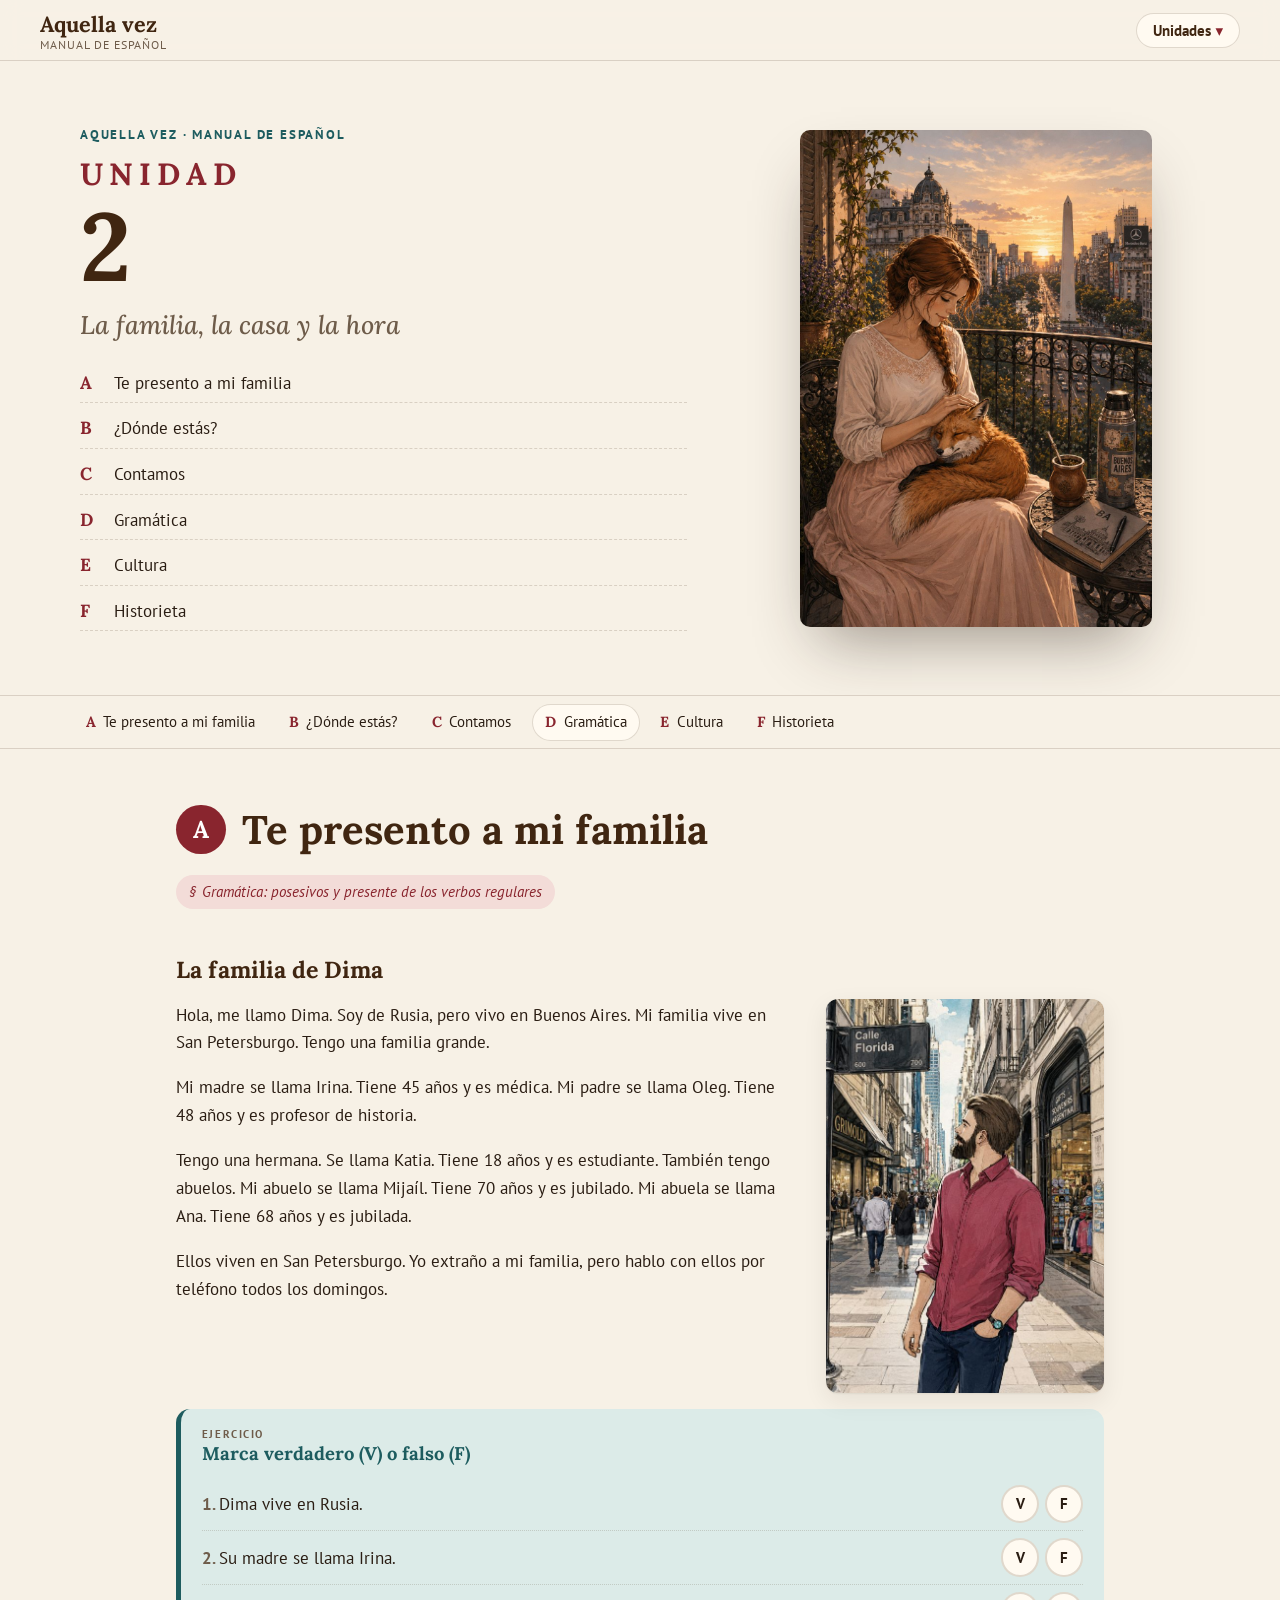
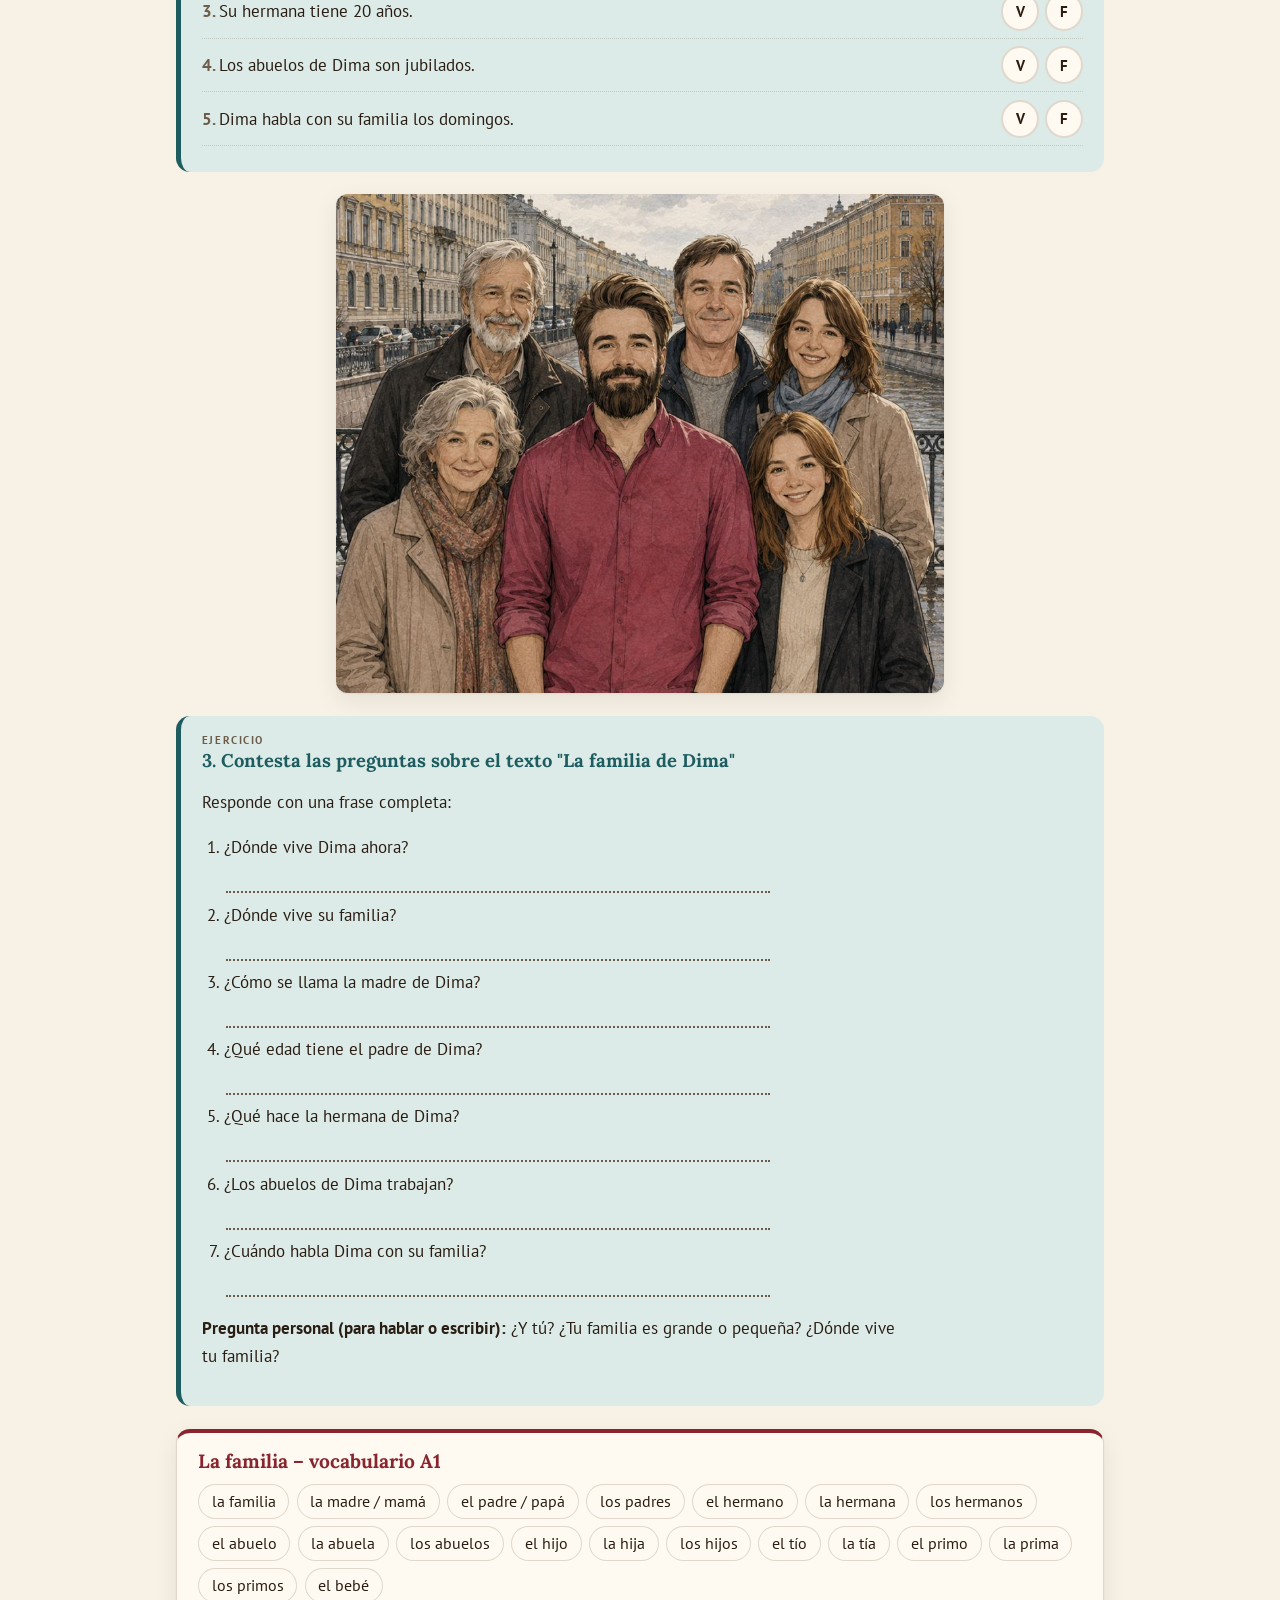
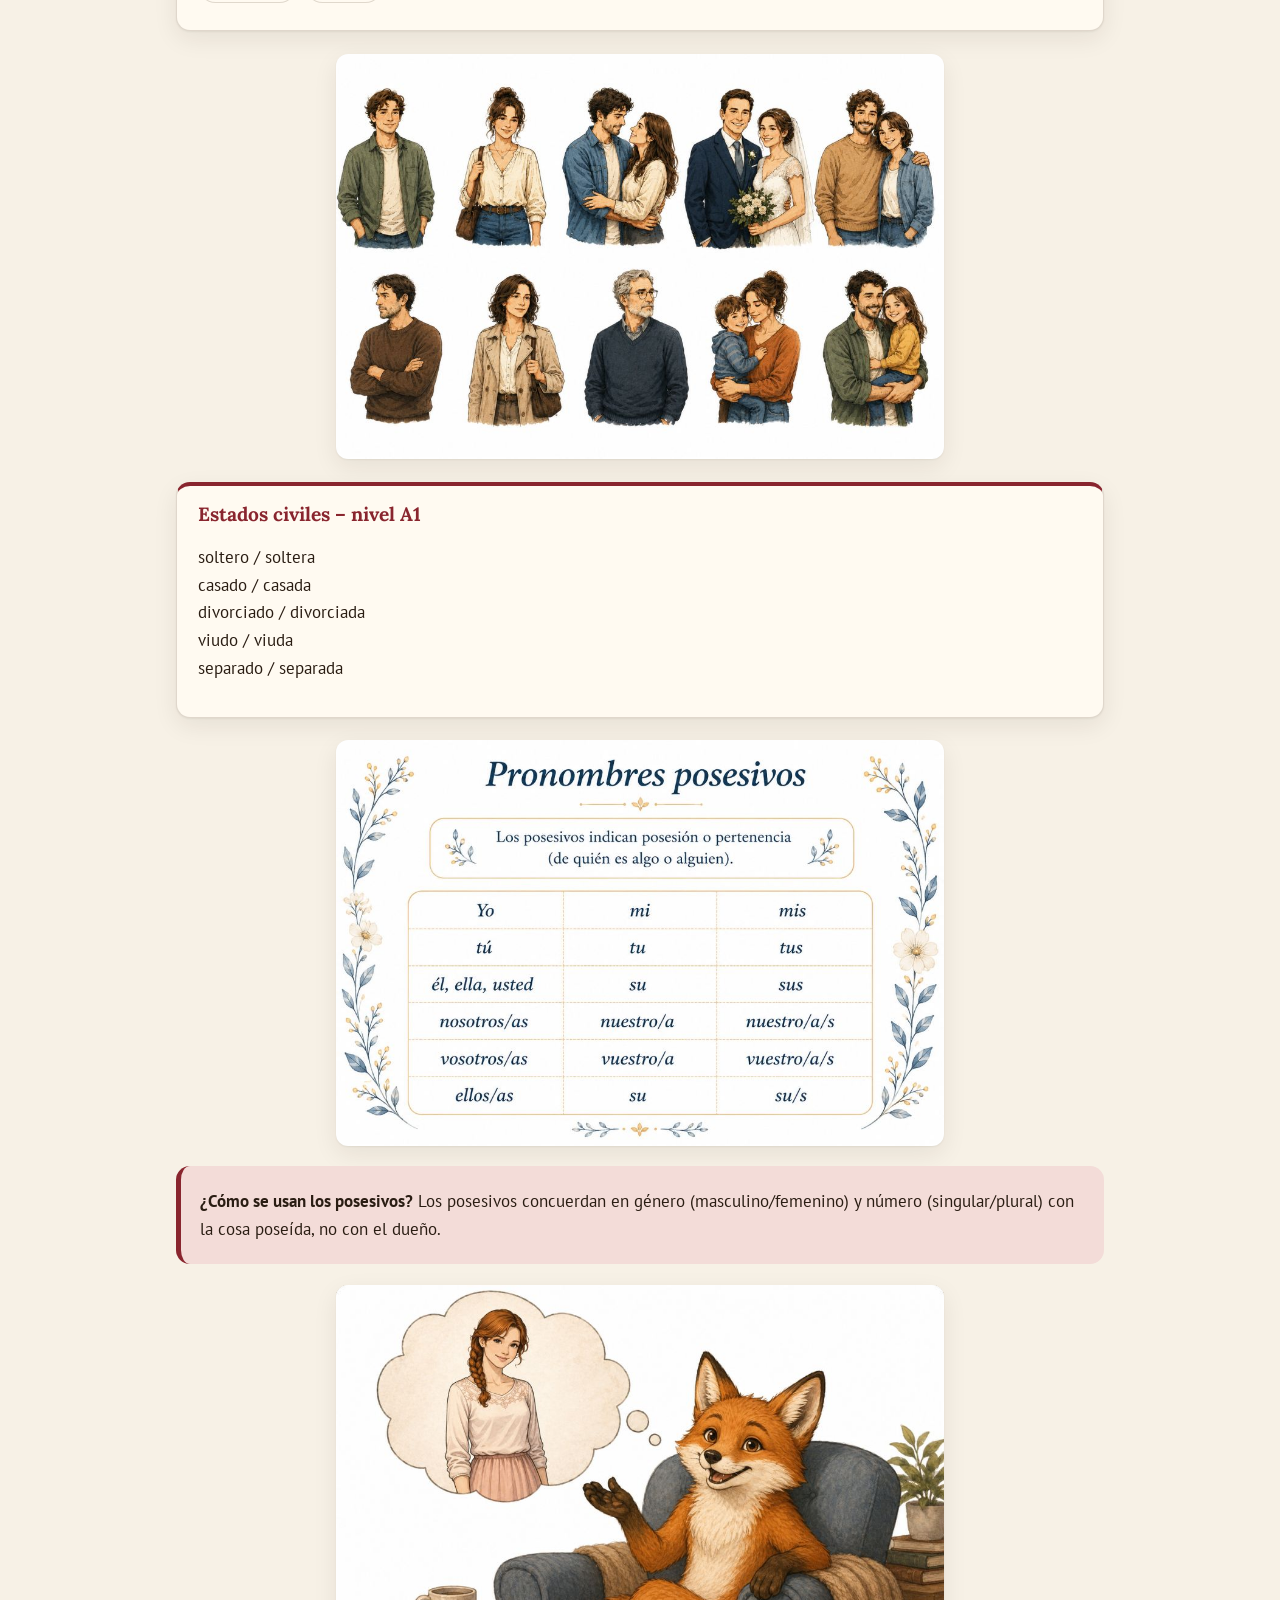
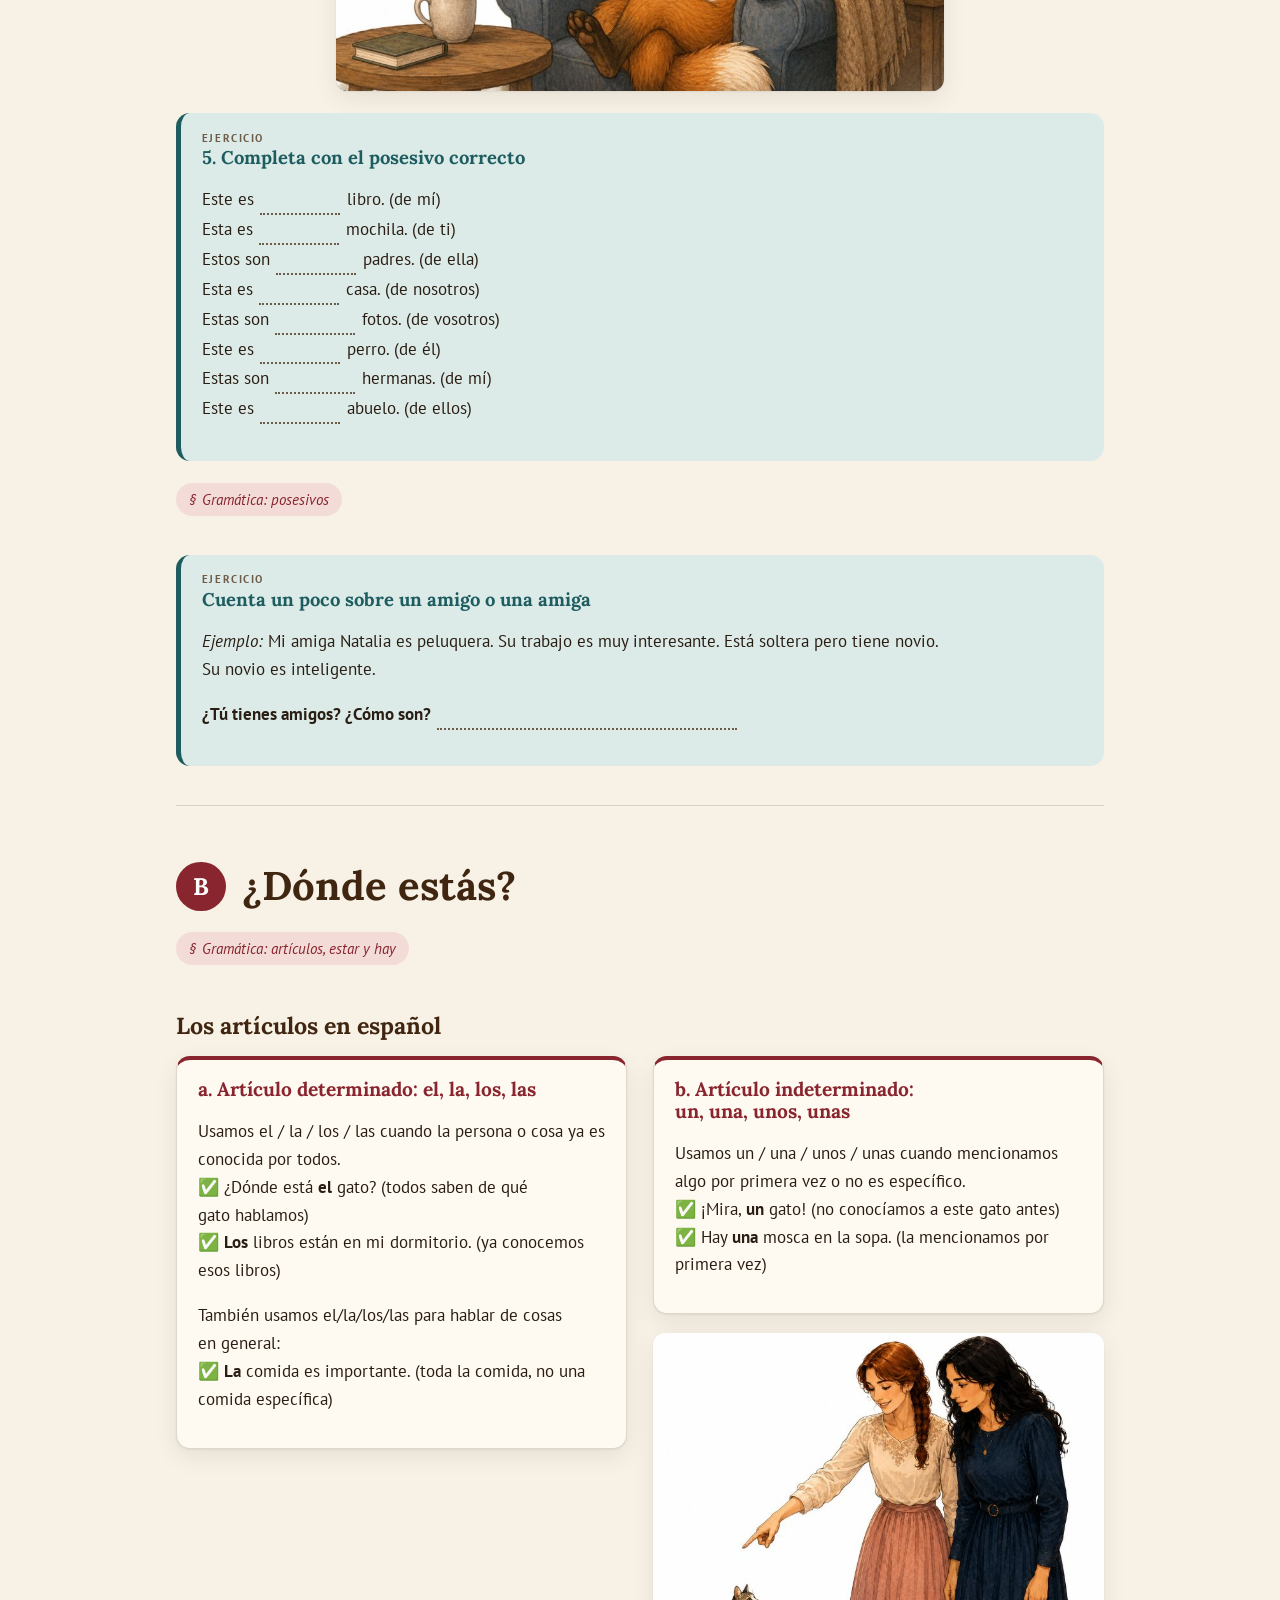
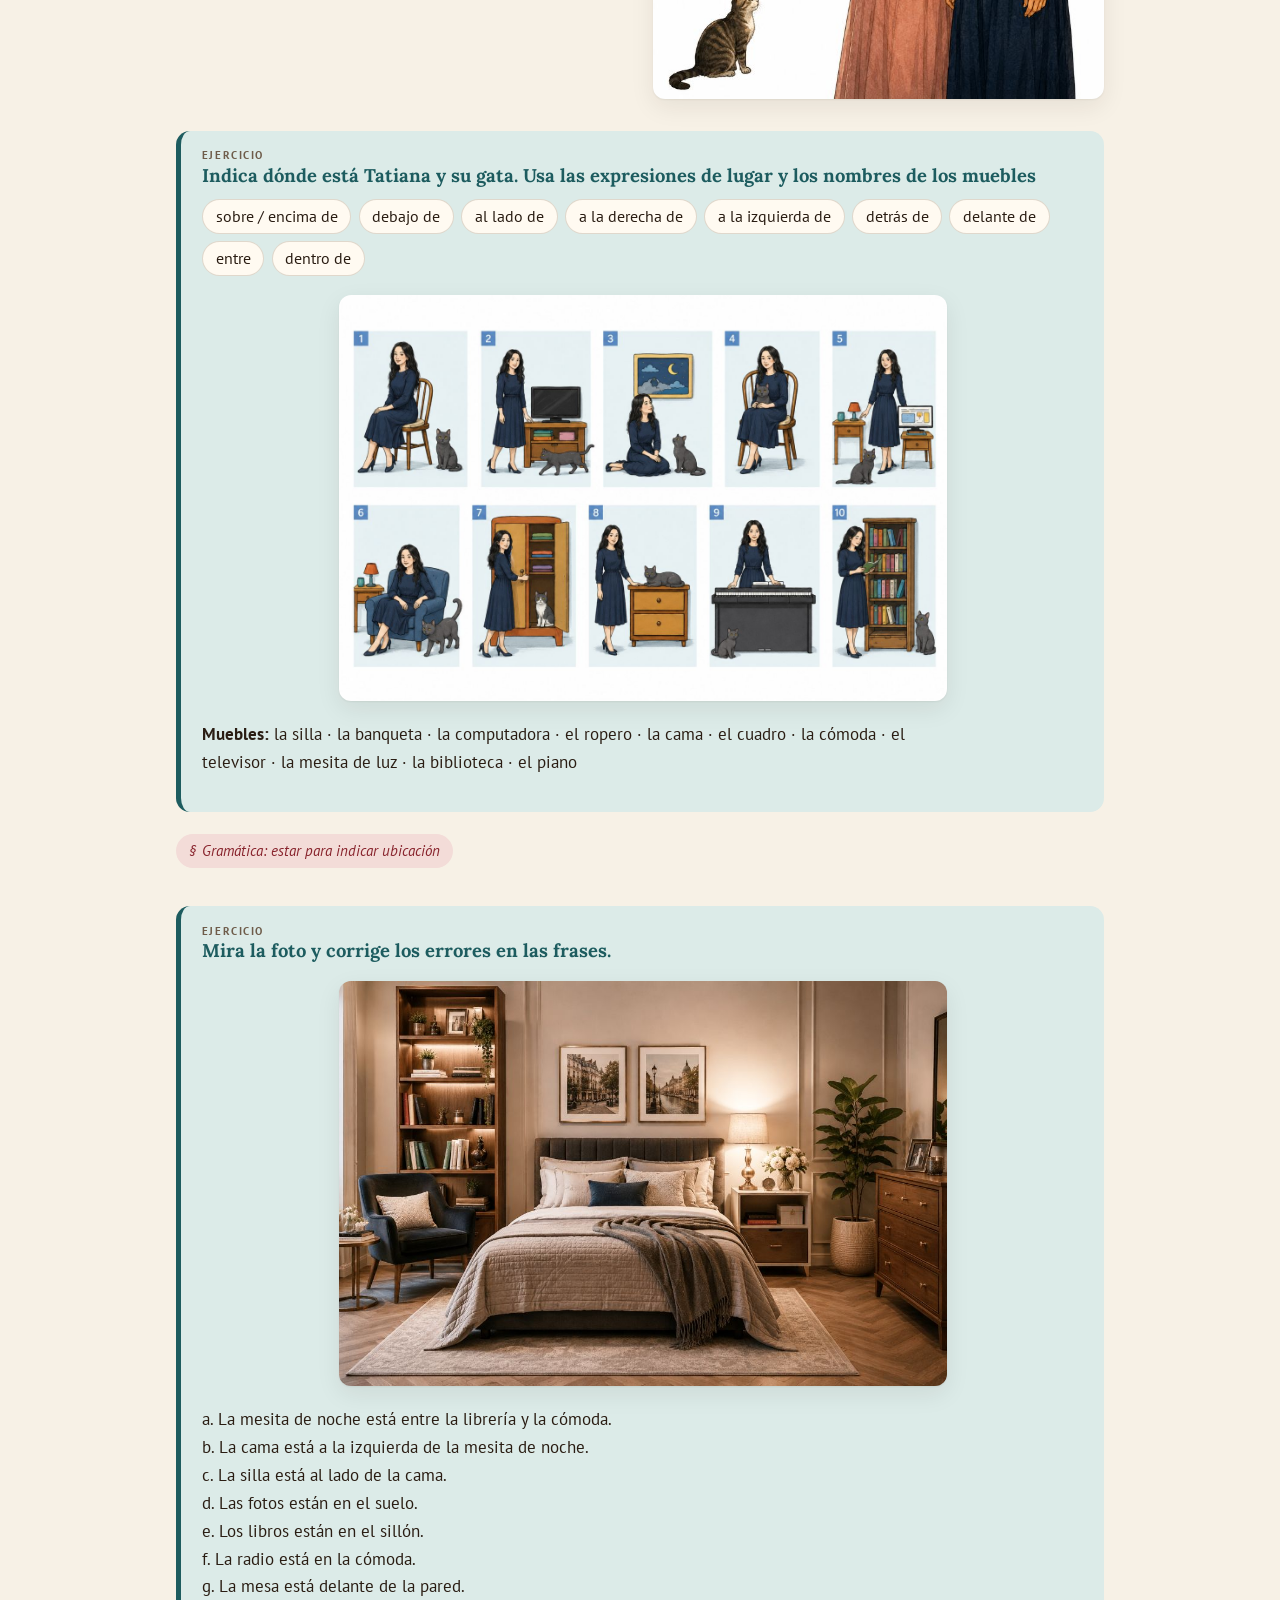
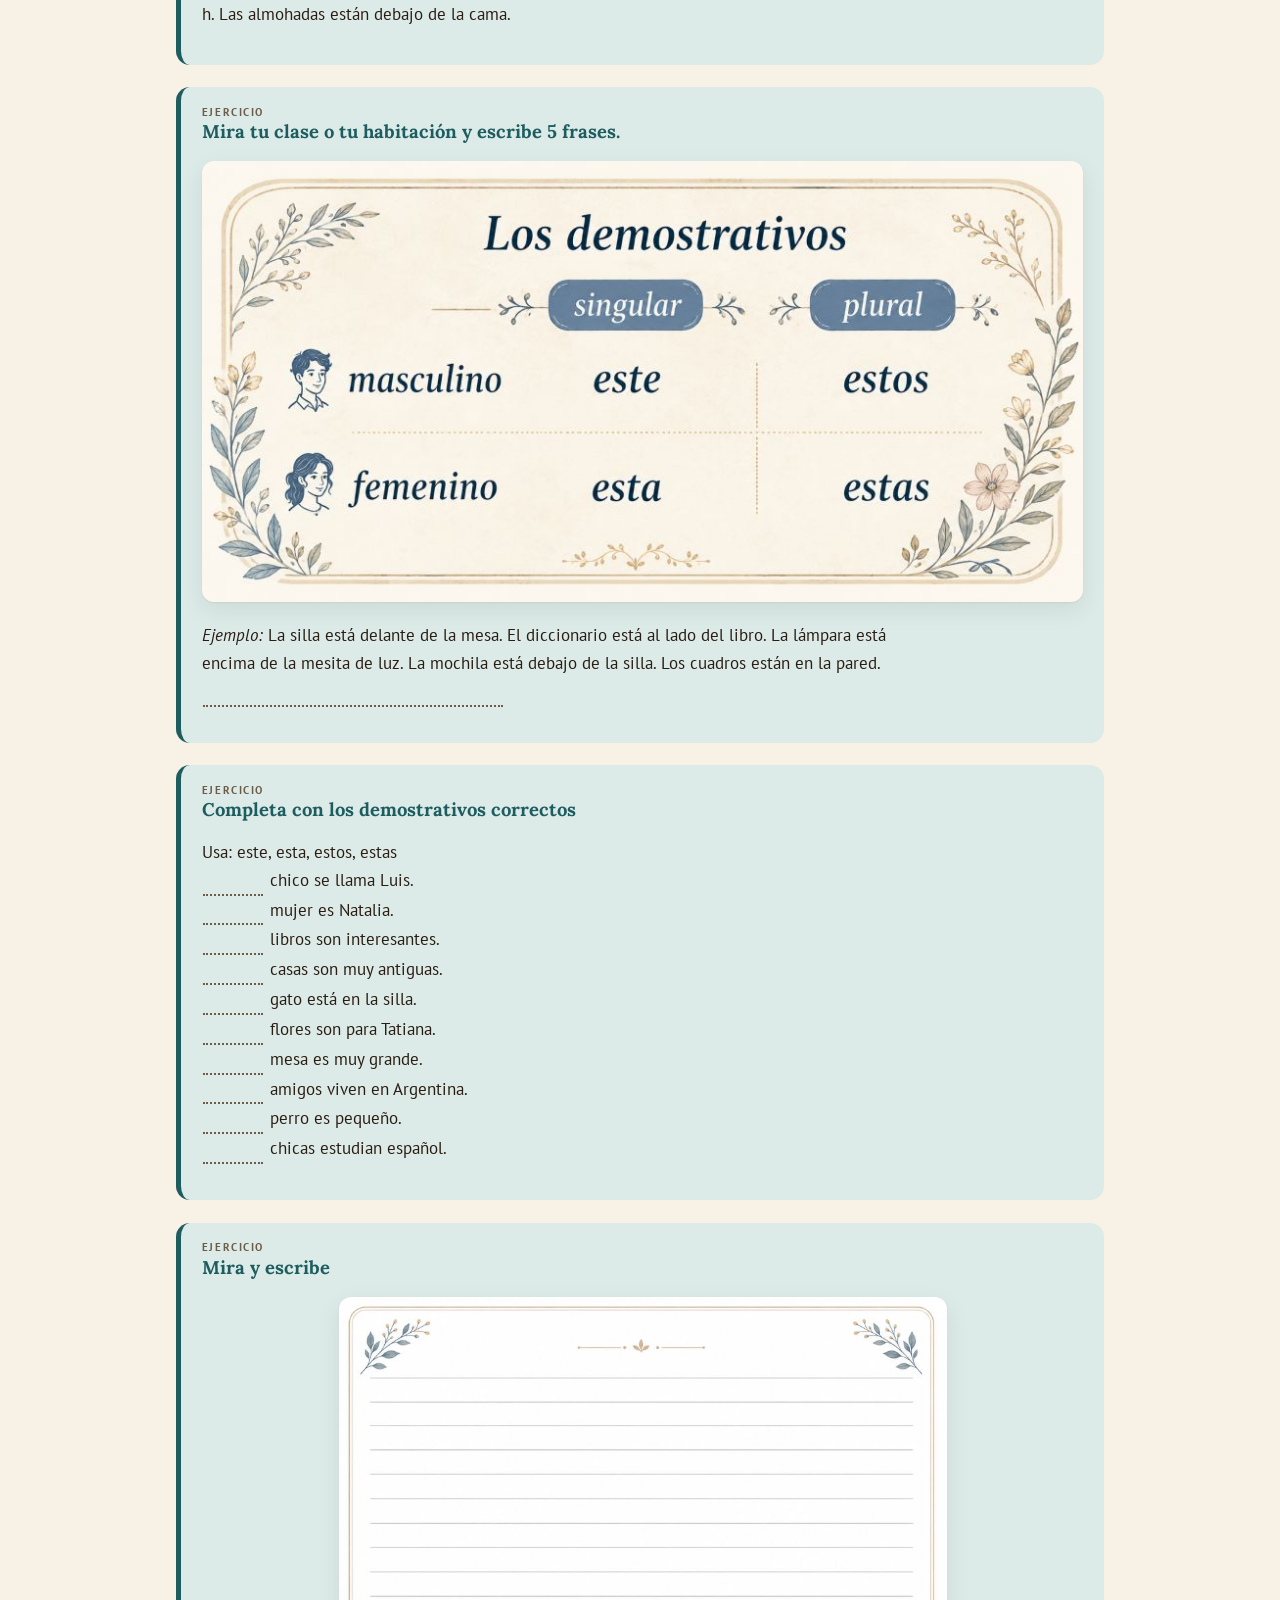
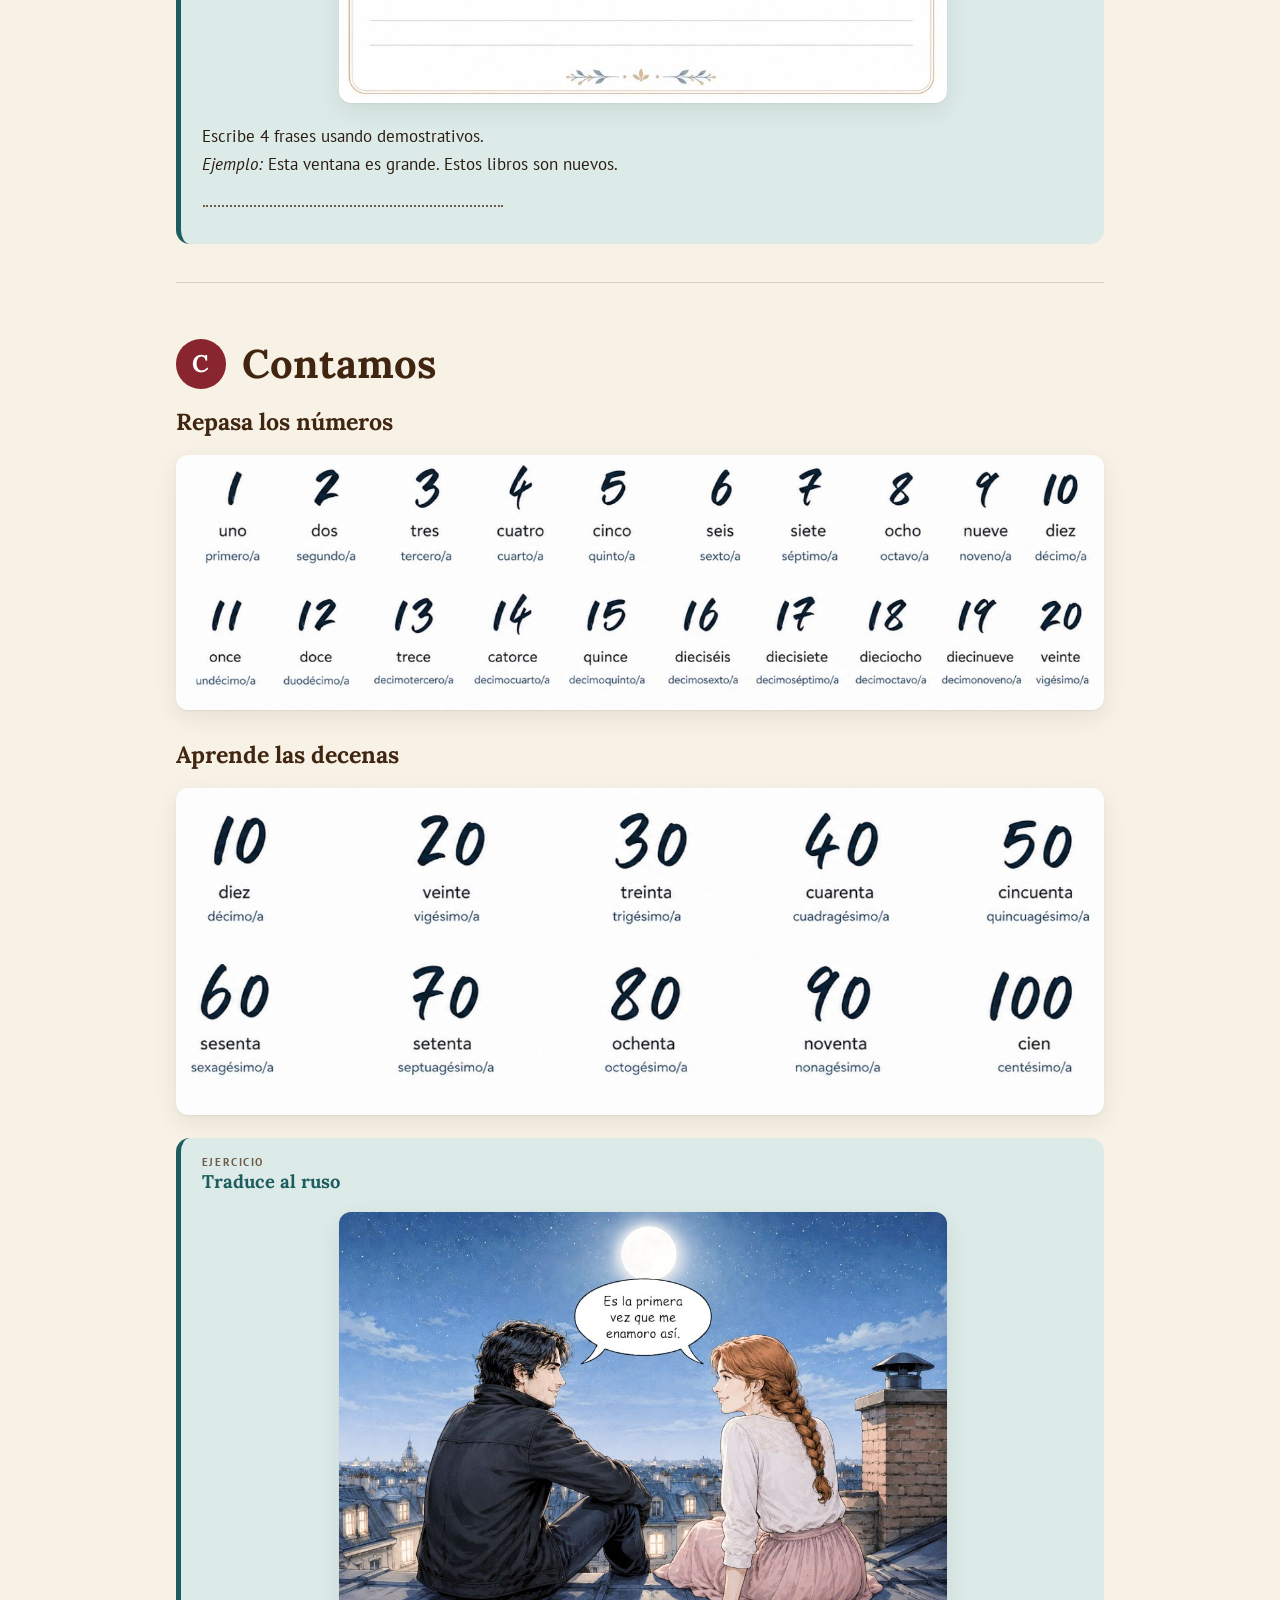
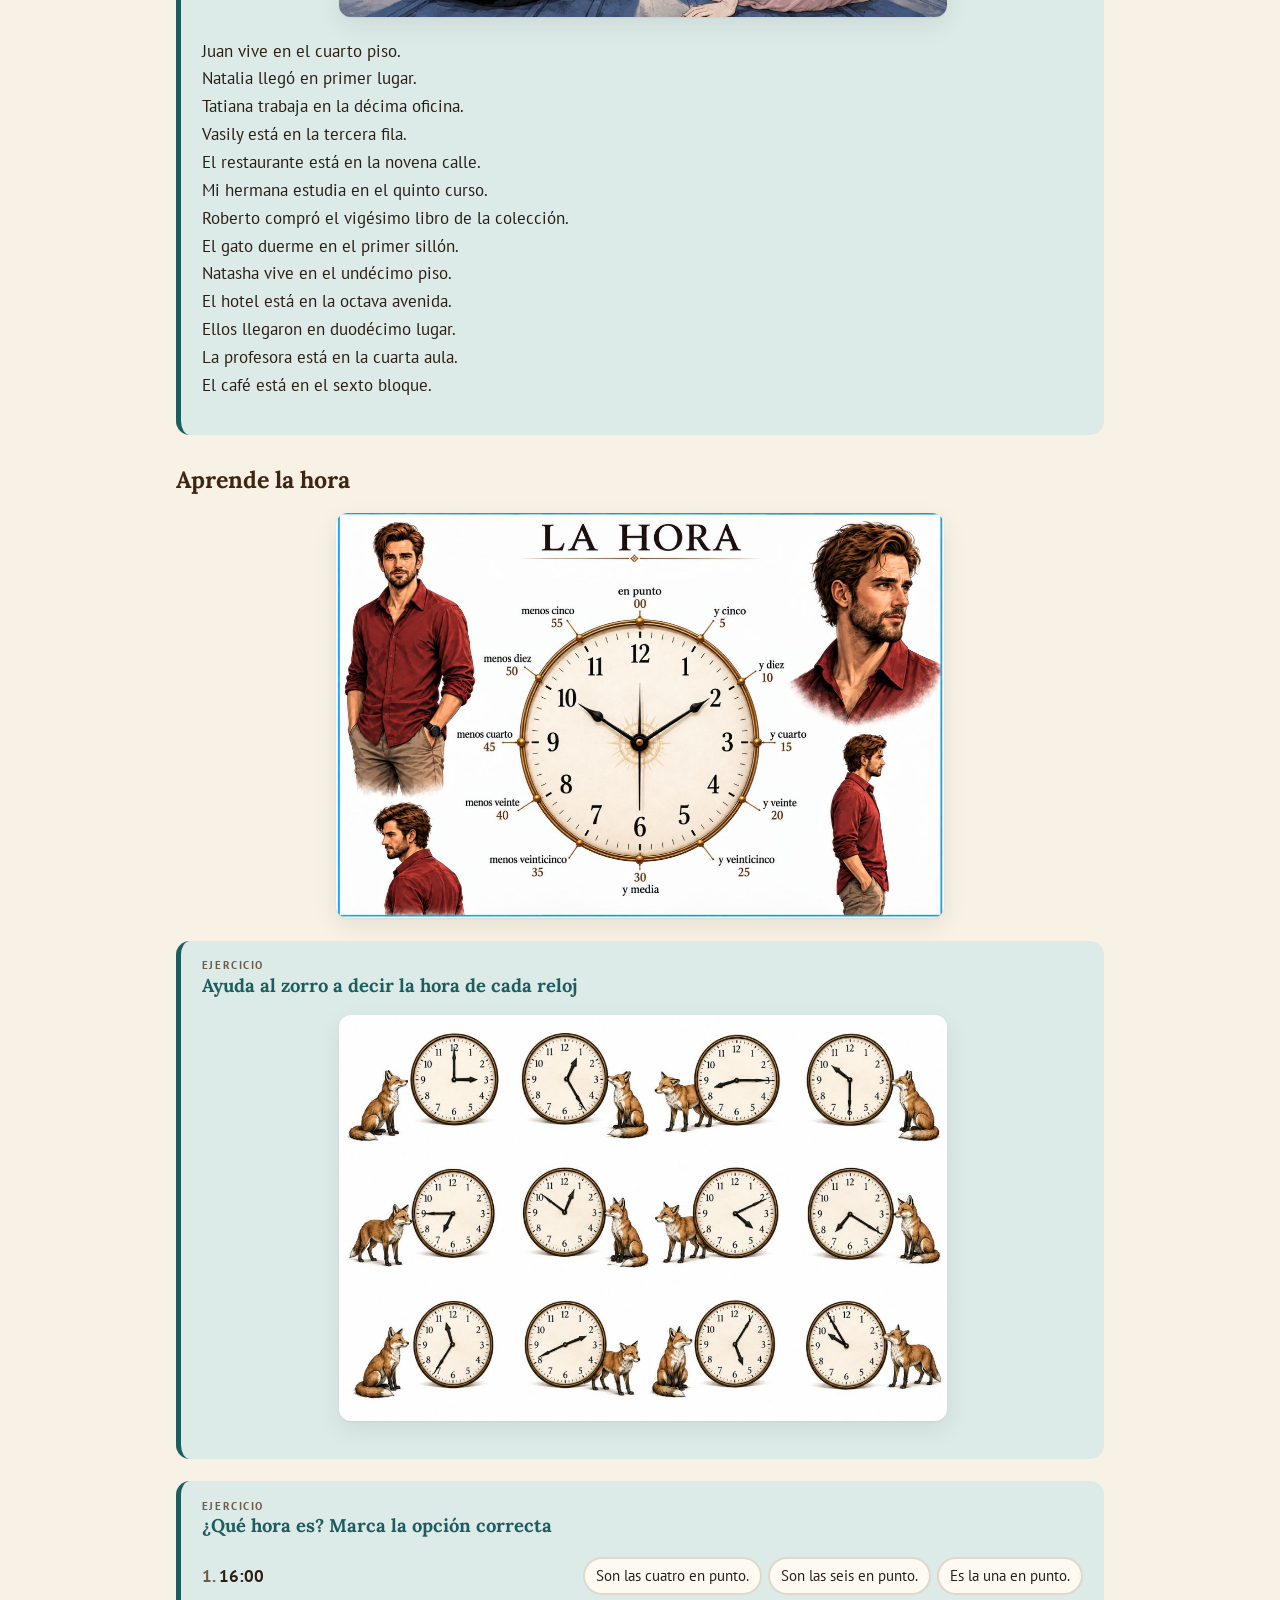
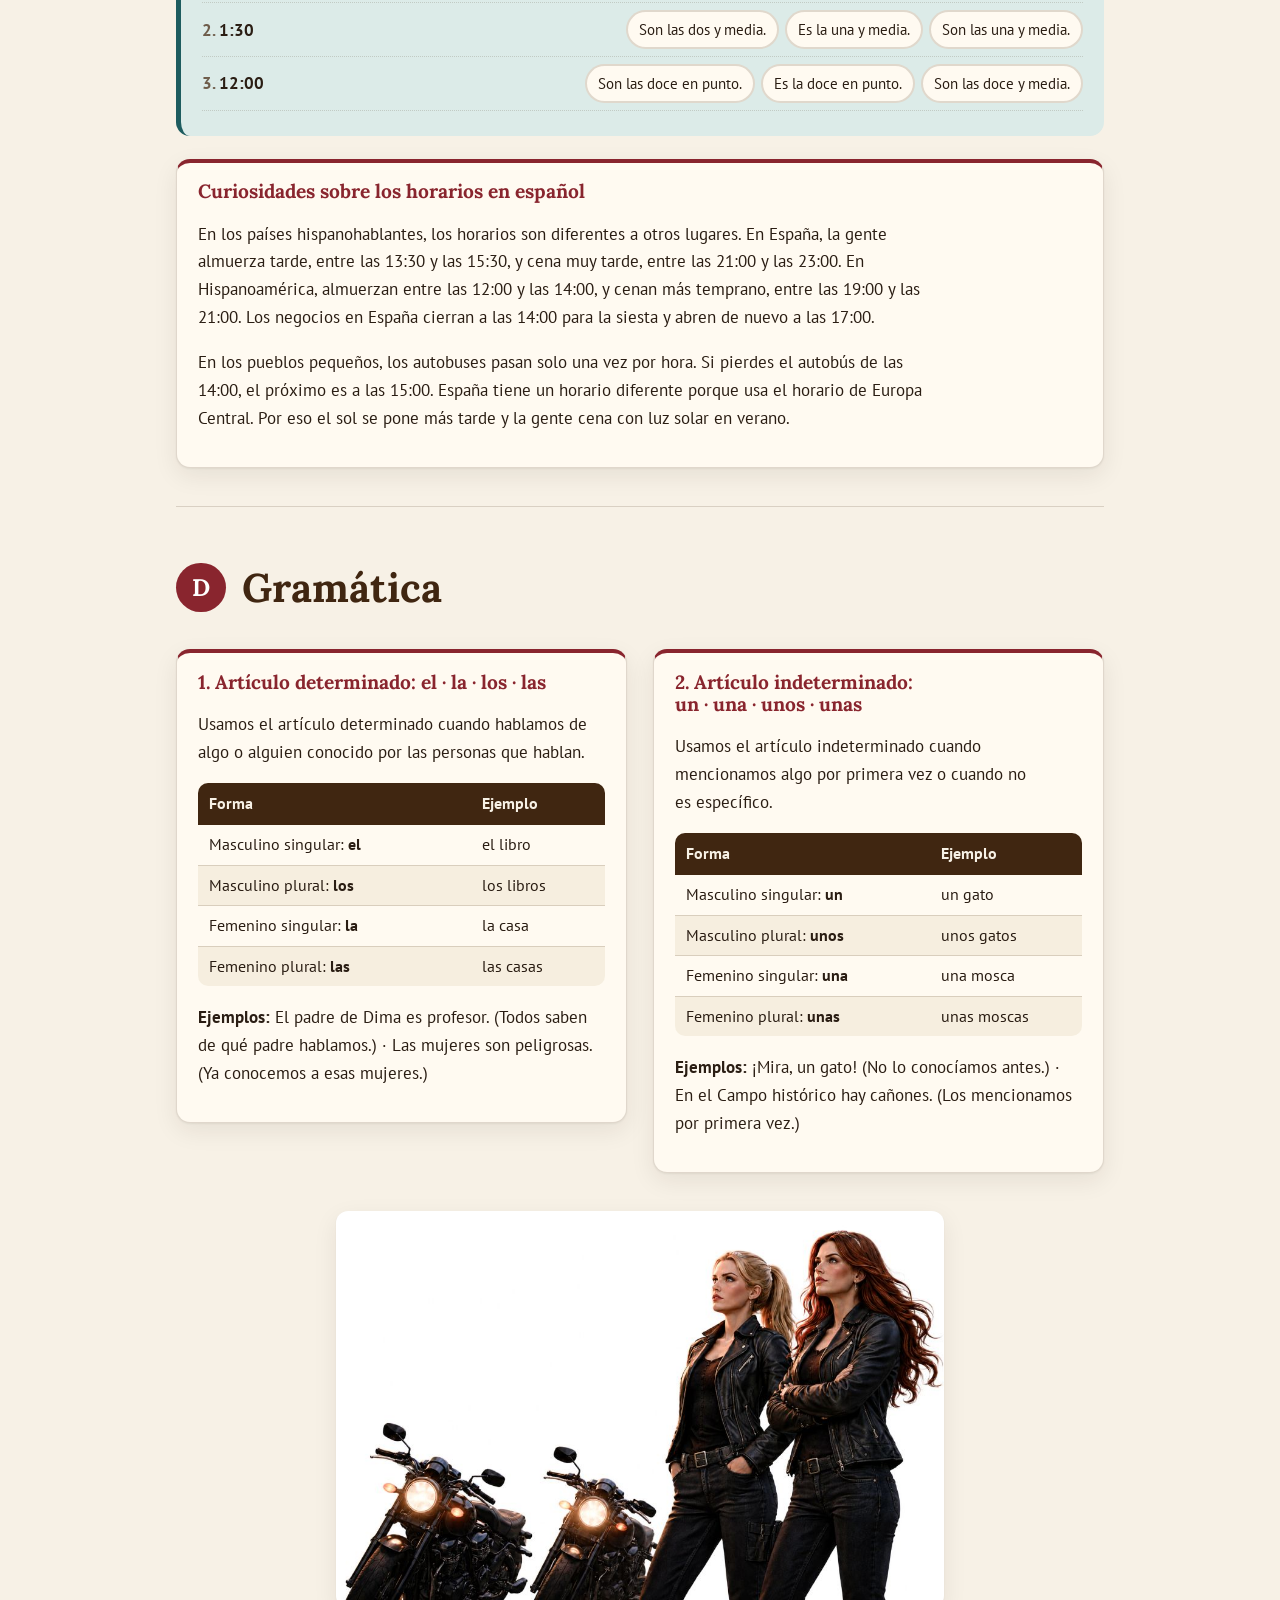
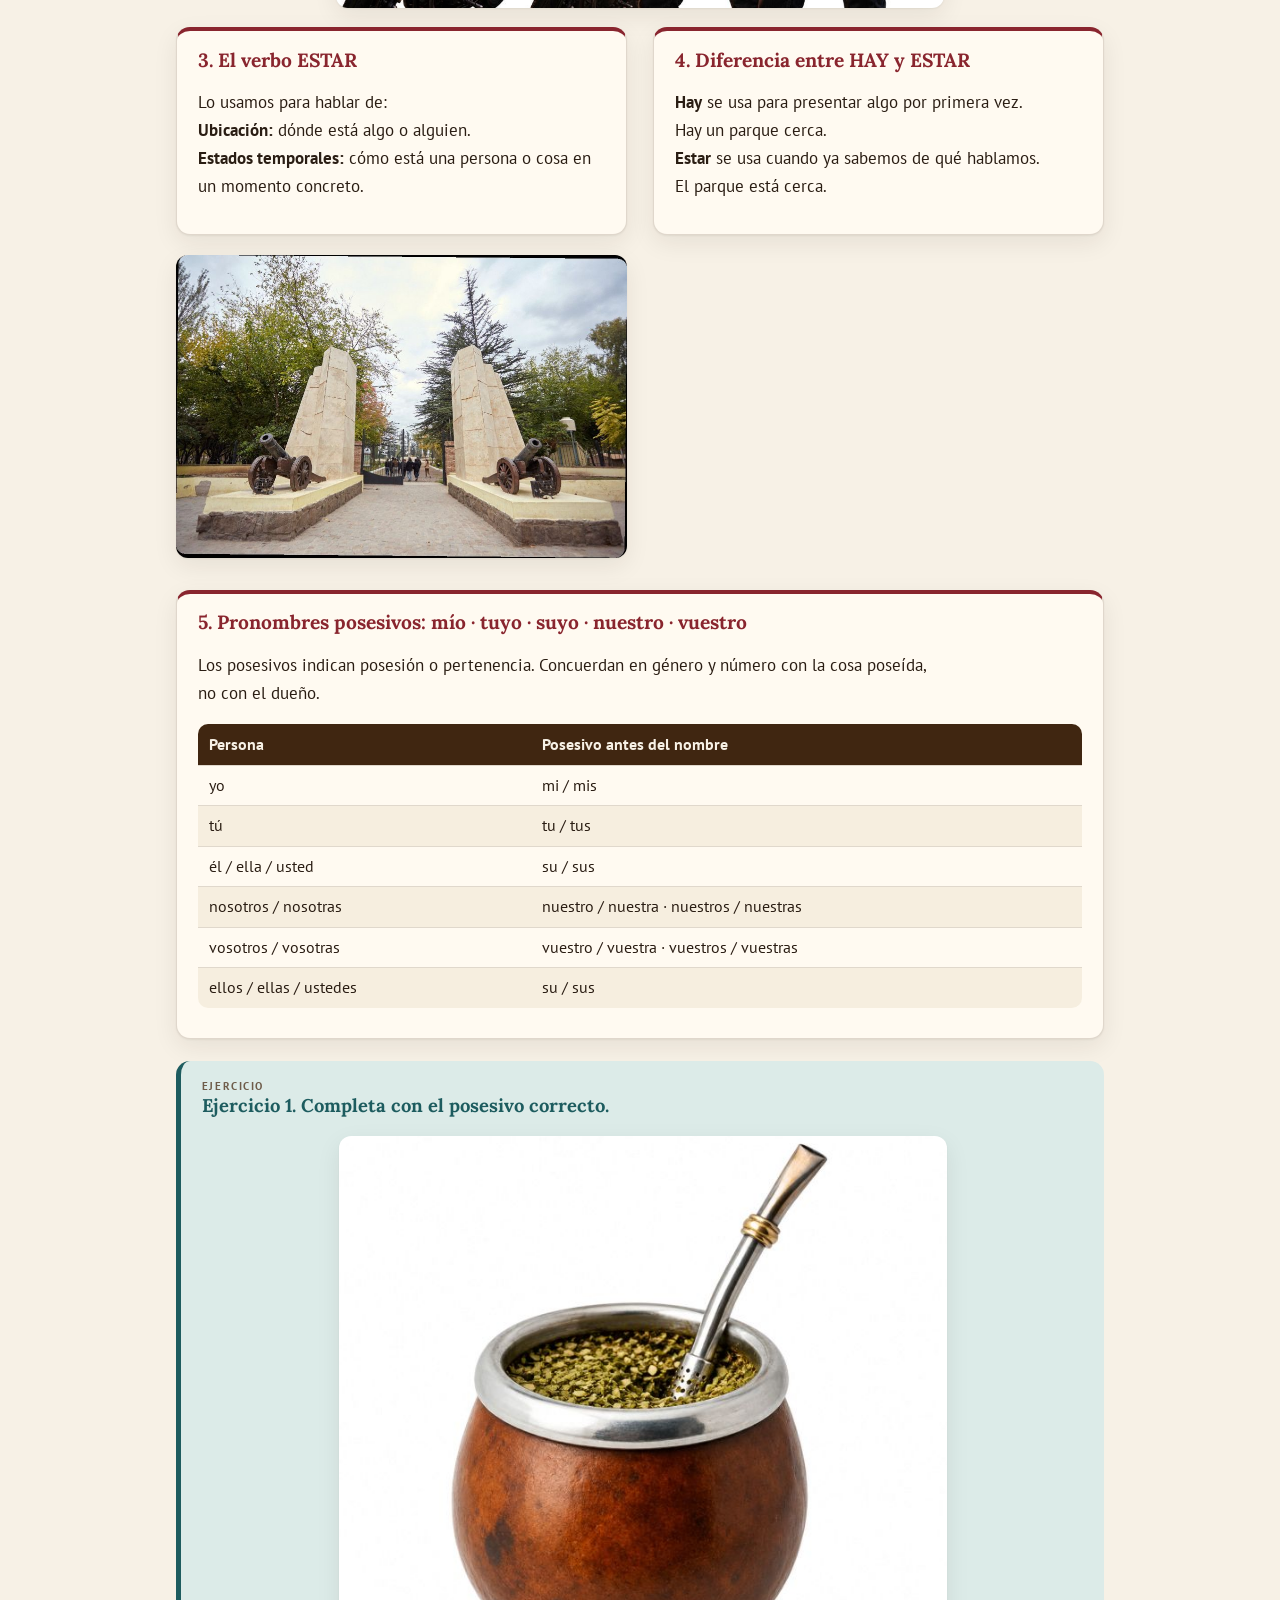
<file: unidad-2.html>
<!doctype html>
<html lang="es">
<head>
<meta charset="utf-8">
<meta name="viewport" content="width=device-width, initial-scale=1">
<title>Unidad 2 · Aquella vez</title>
<meta name="description" content="Unidad 2 del manual de español Aquella vez, de Luis Fader: La familia, la casa y la hora.">
<link rel="icon" href="img/favicon.png">
<link rel="preconnect" href="https://fonts.googleapis.com">
<link rel="preconnect" href="https://fonts.gstatic.com" crossorigin>
<link href="https://fonts.googleapis.com/css2?family=Lora:ital,wght@0,500;0,600;0,700;1,500&family=PT+Sans:ital,wght@0,400;0,700;1,400&display=swap" rel="stylesheet">
<link rel="stylesheet" href="assets/style.css?v=b91c34b9">
<meta property="og:title" content="Unidad 2 · Aquella vez">
<meta property="og:description" content="Unidad 2 del manual de español Aquella vez, de Luis Fader: La familia, la casa y la hora.">
<meta property="og:image" content="img/651-12.jpg">
</head>
<body class="unit">
<a class="skip" href="#main">Saltar al contenido</a>
<header class="topbar">
  <a class="brand" href="index.html"><span class="brand-mark">Aquella vez</span><span class="brand-sub">Manual de español</span></a>
  <button class="menu-btn" type="button" aria-expanded="false" aria-controls="menu">Unidades</button>
  <nav id="menu" class="menu" aria-label="Unidades">
    <ol><li><a href="unidad-1.html"><b>1</b><span>Saludos, profesiones y números</span></a></li><li><a href="unidad-2.html" aria-current="page"><b>2</b><span>La familia, la casa y la hora</span></a></li><li><a href="unidad-3.html"><b>3</b><span>La rutina diaria</span></a></li><li class="locked"><span aria-disabled="true"><b>4</b><span>La ciudad y la casa</span><svg class="lock-ico" viewBox="0 0 24 24" aria-hidden="true"><path d="M7 10V7a5 5 0 0 1 10 0v3" fill="none" stroke="currentColor" stroke-width="2.2" stroke-linecap="round"/><rect x="4" y="10" width="16" height="11" rx="2.5" fill="currentColor"/><circle cx="12" cy="15.2" r="1.7" fill="var(--card)"/><path d="M12 16v2.2" stroke="var(--card)" stroke-width="1.6" stroke-linecap="round"/></svg></span></li><li class="locked"><span aria-disabled="true"><b>5</b><span>Gustos y comida</span><svg class="lock-ico" viewBox="0 0 24 24" aria-hidden="true"><path d="M7 10V7a5 5 0 0 1 10 0v3" fill="none" stroke="currentColor" stroke-width="2.2" stroke-linecap="round"/><rect x="4" y="10" width="16" height="11" rx="2.5" fill="currentColor"/><circle cx="12" cy="15.2" r="1.7" fill="var(--card)"/><path d="M12 16v2.2" stroke="var(--card)" stroke-width="1.6" stroke-linecap="round"/></svg></span></li><li class="locked"><span aria-disabled="true"><b>6</b><span>Acciones en curso y descripciones</span><svg class="lock-ico" viewBox="0 0 24 24" aria-hidden="true"><path d="M7 10V7a5 5 0 0 1 10 0v3" fill="none" stroke="currentColor" stroke-width="2.2" stroke-linecap="round"/><rect x="4" y="10" width="16" height="11" rx="2.5" fill="currentColor"/><circle cx="12" cy="15.2" r="1.7" fill="var(--card)"/><path d="M12 16v2.2" stroke="var(--card)" stroke-width="1.6" stroke-linecap="round"/></svg></span></li><li class="locked"><span aria-disabled="true"><b>7</b><span>El pasado: ¿qué hiciste?</span><svg class="lock-ico" viewBox="0 0 24 24" aria-hidden="true"><path d="M7 10V7a5 5 0 0 1 10 0v3" fill="none" stroke="currentColor" stroke-width="2.2" stroke-linecap="round"/><rect x="4" y="10" width="16" height="11" rx="2.5" fill="currentColor"/><circle cx="12" cy="15.2" r="1.7" fill="var(--card)"/><path d="M12 16v2.2" stroke="var(--card)" stroke-width="1.6" stroke-linecap="round"/></svg></span></li><li class="locked"><span aria-disabled="true"><b>8</b><span>Recuerdos, salud y planes</span><svg class="lock-ico" viewBox="0 0 24 24" aria-hidden="true"><path d="M7 10V7a5 5 0 0 1 10 0v3" fill="none" stroke="currentColor" stroke-width="2.2" stroke-linecap="round"/><rect x="4" y="10" width="16" height="11" rx="2.5" fill="currentColor"/><circle cx="12" cy="15.2" r="1.7" fill="var(--card)"/><path d="M12 16v2.2" stroke="var(--card)" stroke-width="1.6" stroke-linecap="round"/></svg></span></li><li class="locked"><span aria-disabled="true"><b>9</b><span>Órdenes, comparaciones y misterios</span><svg class="lock-ico" viewBox="0 0 24 24" aria-hidden="true"><path d="M7 10V7a5 5 0 0 1 10 0v3" fill="none" stroke="currentColor" stroke-width="2.2" stroke-linecap="round"/><rect x="4" y="10" width="16" height="11" rx="2.5" fill="currentColor"/><circle cx="12" cy="15.2" r="1.7" fill="var(--card)"/><path d="M12 16v2.2" stroke="var(--card)" stroke-width="1.6" stroke-linecap="round"/></svg></span></li><li class="locked"><span aria-disabled="true"><b>10</b><span>Biografías, estados y despedida</span><svg class="lock-ico" viewBox="0 0 24 24" aria-hidden="true"><path d="M7 10V7a5 5 0 0 1 10 0v3" fill="none" stroke="currentColor" stroke-width="2.2" stroke-linecap="round"/><rect x="4" y="10" width="16" height="11" rx="2.5" fill="currentColor"/><circle cx="12" cy="15.2" r="1.7" fill="var(--card)"/><path d="M12 16v2.2" stroke="var(--card)" stroke-width="1.6" stroke-linecap="round"/></svg></span></li></ol>
    <a class="menu-extra" href="entrevista.html">Entrevista con el autor</a>
    <a class="menu-extra curio" href="curiosidades.html">Curiosidades de Argentina</a>
    <a class="menu-extra test" href="test-final.html">Test final</a>
  </nav>
</header>
<main id="main">
<section class="unit-hero">
  <div class="unit-hero-text">
    <p class="eyebrow">Aquella vez · Manual de español</p>
    <h1><span>Unidad</span> 2</h1>
    <p class="tema">La familia, la casa y la hora</p>
    <ol class="toc"><li><a href="#a"><b>A</b> Te presento a mi familia</a></li><li><a href="#b"><b>B</b> ¿Dónde estás?</a></li><li><a href="#c"><b>C</b> Contamos</a></li><li><a href="#d"><b>D</b> Gramática</a></li><li><a href="#e"><b>E</b> Cultura</a></li><li><a href="#f"><b>F</b> Historieta</a></li></ol>
  </div>
  <figure class="unit-cover"><img src="img/633-86.jpg" width="990" height="1400" alt="Portada de la unidad 2" data-zoom></figure>
</section>
<nav class="sec-nav" aria-label="Secciones de la unidad"><ol><li><a href="#a"><b>A</b> Te presento a mi familia</a></li><li><a href="#b"><b>B</b> ¿Dónde estás?</a></li><li><a href="#c"><b>C</b> Contamos</a></li><li><a href="#d"><b>D</b> Gramática</a></li><li><a href="#e"><b>E</b> Cultura</a></li><li><a href="#f"><b>F</b> Historieta</a></li></ol></nav>
<div class="unit-body">
<section class="unit-sec " id="a" data-letter="A"><header class="sec-head"><span class="sec-letter">A</span><h2>Te presento a mi familia</h2></header><div class="prose"><a class="ref" href="#d"><span aria-hidden="true">§</span> Gramática: posesivos y presente de los verbos regulares</a><h3>La familia de Dima</h3><figure class="fig port float"><img src="img/633-95.jpg" width="565" height="800" loading="lazy" decoding="async" alt="Te presento a mi familia" data-zoom></figure><p>Hola, me llamo Dima. Soy de Rusia, pero vivo en Buenos Aires. Mi familia vive en San Petersburgo. Tengo una familia grande.</p><p>Mi madre se llama Irina. Tiene 45 años y es médica. Mi padre se llama Oleg. Tiene 48 años y es profesor de historia.</p><p>Tengo una hermana. Se llama Katia. Tiene 18 años y es estudiante. También tengo abuelos. Mi abuelo se llama Mijaíl. Tiene 70 años y es jubilado. Mi abuela se llama Ana. Tiene 68 años y es jubilada.</p><p>Ellos viven en San Petersburgo. Yo extraño a mi familia, pero hablo con ellos por teléfono todos los domingos.</p><div class="exercise"><h4><span class="tag">Ejercicio</span>Marca verdadero (V) o falso (F)</h4><ol class="vf"><li><span>Dima vive en Rusia.</span><span class="toggle" role="group" aria-label="Verdadero o falso"><button type="button" data-v="V" aria-pressed="false" title="Verdadero">V</button><button type="button" data-v="F" aria-pressed="false" title="Falso">F</button></span></li><li><span>Su madre se llama Irina.</span><span class="toggle" role="group" aria-label="Verdadero o falso"><button type="button" data-v="V" aria-pressed="false" title="Verdadero">V</button><button type="button" data-v="F" aria-pressed="false" title="Falso">F</button></span></li><li><span>Su hermana tiene 20 años.</span><span class="toggle" role="group" aria-label="Verdadero o falso"><button type="button" data-v="V" aria-pressed="false" title="Verdadero">V</button><button type="button" data-v="F" aria-pressed="false" title="Falso">F</button></span></li><li><span>Los abuelos de Dima son jubilados.</span><span class="toggle" role="group" aria-label="Verdadero o falso"><button type="button" data-v="V" aria-pressed="false" title="Verdadero">V</button><button type="button" data-v="F" aria-pressed="false" title="Falso">F</button></span></li><li><span>Dima habla con su familia los domingos.</span><span class="toggle" role="group" aria-label="Verdadero o falso"><button type="button" data-v="V" aria-pressed="false" title="Verdadero">V</button><button type="button" data-v="F" aria-pressed="false" title="Falso">F</button></span></li></ol></div><figure class="fig land"><img src="img/633-96.jpg" width="900" height="739" loading="lazy" decoding="async" alt="Te presento a mi familia" data-zoom></figure><div class="exercise"><h4><span class="tag">Ejercicio</span>3. Contesta las preguntas sobre el texto "La familia de Dima"</h4><p>Responde con una frase completa:</p><ol class="questions"><li><span class="qt">¿Dónde vive Dima ahora?</span><input class="blank answer" aria-label="Tu respuesta" autocomplete="off"></li><li><span class="qt">¿Dónde vive su familia?</span><input class="blank answer" aria-label="Tu respuesta" autocomplete="off"></li><li><span class="qt">¿Cómo se llama la madre de Dima?</span><input class="blank answer" aria-label="Tu respuesta" autocomplete="off"></li><li><span class="qt">¿Qué edad tiene el padre de Dima?</span><input class="blank answer" aria-label="Tu respuesta" autocomplete="off"></li><li><span class="qt">¿Qué hace la hermana de Dima?</span><input class="blank answer" aria-label="Tu respuesta" autocomplete="off"></li><li><span class="qt">¿Los abuelos de Dima trabajan?</span><input class="blank answer" aria-label="Tu respuesta" autocomplete="off"></li><li><span class="qt">¿Cuándo habla Dima con su familia?</span><input class="blank answer" aria-label="Tu respuesta" autocomplete="off"></li></ol><p><strong>Pregunta personal (para hablar o escribir):</strong> ¿Y tú? ¿Tu familia es grande o pequeña? ¿Dónde vive tu familia?</p></div><div class="box"><h4>La familia – vocabulario A1</h4><ul class="words"><li>la familia</li><li>la madre / mamá</li><li>el padre / papá</li><li>los padres</li><li>el hermano</li><li>la hermana</li><li>los hermanos</li><li>el abuelo</li><li>la abuela</li><li>los abuelos</li><li>el hijo</li><li>la hija</li><li>los hijos</li><li>el tío</li><li>la tía</li><li>el primo</li><li>la prima</li><li>los primos</li><li>el bebé</li></ul></div><figure class="fig land"><img src="img/633-109.jpg" width="1000" height="667" loading="lazy" decoding="async" alt="Te presento a mi familia" data-zoom></figure><div class="box"><h4>Estados civiles – nivel A1</h4><p>soltero / soltera<br>casado / casada<br>divorciado / divorciada<br>viudo / viuda<br>separado / separada</p></div><figure class="fig land"><img src="img/633-111.jpg" width="1000" height="667" loading="lazy" decoding="async" alt="Te presento a mi familia" data-zoom></figure><aside class="tip"><p><strong>¿Cómo se usan los posesivos?</strong> Los posesivos concuerdan en género (masculino/femenino) y número (singular/plural) con la cosa poseída, no con el dueño.</p></aside><figure class="fig land"><img src="img/633-112.jpg" width="1000" height="668" loading="lazy" decoding="async" alt="Te presento a mi familia" data-zoom></figure><div class="exercise"><h4><span class="tag">Ejercicio</span>5. Completa con el posesivo correcto</h4><p>Este es <input class="blank" style="--w:8ch" aria-label="Respuesta" autocomplete="off"> libro. (de mí)<br>Esta es <input class="blank" style="--w:8ch" aria-label="Respuesta" autocomplete="off"> mochila. (de ti)<br>Estos son <input class="blank" style="--w:8ch" aria-label="Respuesta" autocomplete="off"> padres. (de ella)<br>Esta es <input class="blank" style="--w:8ch" aria-label="Respuesta" autocomplete="off"> casa. (de nosotros)<br>Estas son <input class="blank" style="--w:8ch" aria-label="Respuesta" autocomplete="off"> fotos. (de vosotros)<br>Este es <input class="blank" style="--w:8ch" aria-label="Respuesta" autocomplete="off"> perro. (de él)<br>Estas son <input class="blank" style="--w:8ch" aria-label="Respuesta" autocomplete="off"> hermanas. (de mí)<br>Este es <input class="blank" style="--w:8ch" aria-label="Respuesta" autocomplete="off"> abuelo. (de ellos)</p></div><a class="ref" href="#d"><span aria-hidden="true">§</span> Gramática: posesivos</a><div class="exercise"><h4><span class="tag">Ejercicio</span>Cuenta un poco sobre un amigo o una amiga</h4><p><em>Ejemplo:</em> Mi amiga Natalia es peluquera. Su trabajo es muy interesante. Está soltera pero tiene novio. Su novio es inteligente.</p><p><strong>¿Tú tienes amigos? ¿Cómo son?</strong> <input class="blank" style="--w:30ch" aria-label="Respuesta" autocomplete="off"></p></div></div></section><section class="unit-sec " id="b" data-letter="B"><header class="sec-head"><span class="sec-letter">B</span><h2>¿Dónde estás?</h2></header><div class="prose"><a class="ref" href="#d"><span aria-hidden="true">§</span> Gramática: artículos, estar y hay</a><h3>Los artículos en español</h3><div class="cols"><div class="col"><div class="box"><h4>a. Artículo determinado: el, la, los, las</h4><p>Usamos el / la / los / las cuando la persona o cosa ya es conocida por todos.<br>✅ ¿Dónde está <strong>el</strong> gato? (todos saben de qué gato hablamos)<br>✅ <strong>Los</strong> libros están en mi dormitorio. (ya conocemos esos libros)</p><p>También usamos el/la/los/las para hablar de cosas en general:<br>✅ <strong>La</strong> comida es importante. (toda la comida, no una comida específica)</p></div></div><div class="col"><div class="box"><h4>b. Artículo indeterminado: un, una, unos, unas</h4><p>Usamos un / una / unos / unas cuando mencionamos algo por primera vez o no es específico.<br>✅ ¡Mira, <strong>un</strong> gato! (no conocíamos a este gato antes)<br>✅ Hay <strong>una</strong> mosca en la sopa. (la mencionamos por primera vez)</p></div><figure class="fig land"><img src="img/633-126.jpg" width="709" height="574" loading="lazy" decoding="async" alt="¿Dónde estás?" data-zoom></figure></div></div><div class="exercise"><h4><span class="tag">Ejercicio</span>Indica dónde está Tatiana y su gata. Usa las expresiones de lugar y los nombres de los muebles</h4><ul class="words"><li>sobre / encima de</li><li>debajo de</li><li>al lado de</li><li>a la derecha de</li><li>a la izquierda de</li><li>detrás de</li><li>delante de</li><li>entre</li><li>dentro de</li></ul><figure class="fig land"><img src="img/633-129.jpg" width="1400" height="934" loading="lazy" decoding="async" alt="¿Dónde estás?" data-zoom></figure><p><strong>Muebles:</strong> la silla · la banqueta · la computadora · el ropero · la cama · el cuadro · la cómoda · el televisor · la mesita de luz · la biblioteca · el piano</p></div><a class="ref" href="#d"><span aria-hidden="true">§</span> Gramática: estar para indicar ubicación</a><div class="exercise"><h4><span class="tag">Ejercicio</span>Mira la foto y corrige los errores en las frases.</h4><figure class="fig land"><img src="img/633-157.jpg" width="1000" height="667" loading="lazy" decoding="async" alt="¿Dónde estás?" data-zoom></figure><p>a. La mesita de noche está entre la librería y la cómoda.<br>b. La cama está a la izquierda de la mesita de noche.<br>c. La silla está al lado de la cama.<br>d. Las fotos están en el suelo.<br>e. Los libros están en el sillón.<br>f. La radio está en la cómoda.<br>g. La mesa está delante de la pared.<br>h. Las almohadas están debajo de la cama.</p></div><div class="exercise"><h4><span class="tag">Ejercicio</span>Mira tu clase o tu habitación y escribe 5 frases.</h4><figure class="fig wide"><img src="img/633-149.jpg" width="900" height="450" loading="lazy" decoding="async" alt="¿Dónde estás?" data-zoom></figure><p><em>Ejemplo:</em> La silla está delante de la mesa. El diccionario está al lado del libro. La lámpara está encima de la mesita de luz. La mochila está debajo de la silla. Los cuadros están en la pared.<br><input class="blank" style="--w:30ch" aria-label="Respuesta" autocomplete="off"></p></div><div class="exercise"><h4><span class="tag">Ejercicio</span>Completa con los demostrativos correctos</h4><p>Usa: este, esta, estos, estas<br><input class="blank" style="--w:6ch" aria-label="Respuesta" autocomplete="off"> chico se llama Luis.<br><input class="blank" style="--w:6ch" aria-label="Respuesta" autocomplete="off"> mujer es Natalia.<br><input class="blank" style="--w:6ch" aria-label="Respuesta" autocomplete="off"> libros son interesantes.<br><input class="blank" style="--w:6ch" aria-label="Respuesta" autocomplete="off"> casas son muy antiguas.<br><input class="blank" style="--w:6ch" aria-label="Respuesta" autocomplete="off"> gato está en la silla.<br><input class="blank" style="--w:6ch" aria-label="Respuesta" autocomplete="off"> flores son para Tatiana.<br><input class="blank" style="--w:6ch" aria-label="Respuesta" autocomplete="off"> mesa es muy grande.<br><input class="blank" style="--w:6ch" aria-label="Respuesta" autocomplete="off"> amigos viven en Argentina.<br><input class="blank" style="--w:6ch" aria-label="Respuesta" autocomplete="off"> perro es pequeño.<br><input class="blank" style="--w:6ch" aria-label="Respuesta" autocomplete="off"> chicas estudian español.</p></div><div class="exercise"><h4><span class="tag">Ejercicio</span>Mira y escribe</h4><figure class="fig land"><img src="img/633-150.jpg" width="900" height="600" loading="lazy" decoding="async" alt="¿Dónde estás?" data-zoom></figure><p>Escribe 4 frases usando demostrativos.<br><em>Ejemplo:</em> Esta ventana es grande. Estos libros son nuevos.<br><input class="blank" style="--w:30ch" aria-label="Respuesta" autocomplete="off"></p></div></div></section><section class="unit-sec " id="c" data-letter="C"><header class="sec-head"><span class="sec-letter">C</span><h2>Contamos</h2></header><div class="prose"><h3>Repasa los números</h3><figure class="fig wide"><img src="img/634-226.jpg" width="1400" height="384" loading="lazy" decoding="async" alt="Contamos" data-zoom></figure><h3>Aprende las decenas</h3><figure class="fig wide"><img src="img/634-227.jpg" width="1400" height="494" loading="lazy" decoding="async" alt="Contamos" data-zoom></figure><div class="exercise"><h4><span class="tag">Ejercicio</span>Traduce al ruso</h4><figure class="fig land"><img src="img/634-221.jpg" width="1000" height="667" loading="lazy" decoding="async" alt="Contamos" data-zoom></figure><p>Juan vive en el cuarto piso.<br>Natalia llegó en primer lugar.<br>Tatiana trabaja en la décima oficina.<br>Vasily está en la tercera fila.<br>El restaurante está en la novena calle.<br>Mi hermana estudia en el quinto curso.<br>Roberto compró el vigésimo libro de la colección.<br>El gato duerme en el primer sillón.<br>Natasha vive en el undécimo piso.<br>El hotel está en la octava avenida.<br>Ellos llegaron en duodécimo lugar.<br>La profesora está en la cuarta aula.<br>El café está en el sexto bloque.</p></div><h3>Aprende la hora</h3><figure class="fig land"><img src="img/2566-3.jpg" width="1200" height="800" loading="lazy" decoding="async" alt="Contamos" data-zoom></figure><div class="exercise"><h4><span class="tag">Ejercicio</span>Ayuda al zorro a decir la hora de cada reloj</h4><figure class="fig land"><img src="img/634-209.jpg" width="1100" height="734" loading="lazy" decoding="async" alt="Contamos" data-zoom></figure></div><div class="exercise"><h4><span class="tag">Ejercicio</span>¿Qué hora es? Marca la opción correcta</h4><ol class="vf choice"><li><span class="lead">16:00</span><span class="toggle multi" role="group"><button type="button" data-v="0" aria-pressed="false">Son las cuatro en punto.</button><button type="button" data-v="1" aria-pressed="false">Son las seis en punto.</button><button type="button" data-v="2" aria-pressed="false">Es la una en punto.</button></span></li><li><span class="lead">1:30</span><span class="toggle multi" role="group"><button type="button" data-v="0" aria-pressed="false">Son las dos y media.</button><button type="button" data-v="1" aria-pressed="false">Es la una y media.</button><button type="button" data-v="2" aria-pressed="false">Son las una y media.</button></span></li><li><span class="lead">12:00</span><span class="toggle multi" role="group"><button type="button" data-v="0" aria-pressed="false">Son las doce en punto.</button><button type="button" data-v="1" aria-pressed="false">Es la doce en punto.</button><button type="button" data-v="2" aria-pressed="false">Son las doce y media.</button></span></li></ol></div><div class="box"><h4>Curiosidades sobre los horarios en español</h4><p>En los países hispanohablantes, los horarios son diferentes a otros lugares. En España, la gente almuerza tarde, entre las 13:30 y las 15:30, y cena muy tarde, entre las 21:00 y las 23:00. En Hispanoamérica, almuerzan entre las 12:00 y las 14:00, y cenan más temprano, entre las 19:00 y las 21:00. Los negocios en España cierran a las 14:00 para la siesta y abren de nuevo a las 17:00.</p><p>En los pueblos pequeños, los autobuses pasan solo una vez por hora. Si pierdes el autobús de las 14:00, el próximo es a las 15:00. España tiene un horario diferente porque usa el horario de Europa Central. Por eso el sol se pone más tarde y la gente cena con luz solar en verano.</p></div></div></section><section class="unit-sec " id="d" data-letter="D"><header class="sec-head"><span class="sec-letter">D</span><h2>Gramática</h2></header><div class="prose"><div class="cols"><div class="col"><div class="box"><h4>1. Artículo determinado: el · la · los · las</h4><p>Usamos el artículo determinado cuando hablamos de algo o alguien conocido por las personas que hablan.</p><div class="table-wrap"><table><thead><tr><th>Forma</th><th>Ejemplo</th></tr></thead><tbody><tr><td>Masculino singular: <strong>el</strong></td><td>el libro</td></tr><tr><td>Masculino plural: <strong>los</strong></td><td>los libros</td></tr><tr><td>Femenino singular: <strong>la</strong></td><td>la casa</td></tr><tr><td>Femenino plural: <strong>las</strong></td><td>las casas</td></tr></tbody></table></div><p><strong>Ejemplos:</strong> El padre de Dima es profesor. (Todos saben de qué padre hablamos.) · Las mujeres son peligrosas. (Ya conocemos a esas mujeres.)</p></div></div><div class="col"><div class="box"><h4>2. Artículo indeterminado: un · una · unos · unas</h4><p>Usamos el artículo indeterminado cuando mencionamos algo por primera vez o cuando no es específico.</p><div class="table-wrap"><table><thead><tr><th>Forma</th><th>Ejemplo</th></tr></thead><tbody><tr><td>Masculino singular: <strong>un</strong></td><td>un gato</td></tr><tr><td>Masculino plural: <strong>unos</strong></td><td>unos gatos</td></tr><tr><td>Femenino singular: <strong>una</strong></td><td>una mosca</td></tr><tr><td>Femenino plural: <strong>unas</strong></td><td>unas moscas</td></tr></tbody></table></div><p><strong>Ejemplos:</strong> ¡Mira, un gato! (No lo conocíamos antes.) · En el Campo histórico hay cañones. (Los mencionamos por primera vez.)</p></div></div></div><figure class="fig land"><img src="img/634-299.jpg" width="1000" height="653" loading="lazy" decoding="async" alt="Gramática" data-zoom></figure><div class="cols"><div class="col"><div class="box"><h4>3. El verbo ESTAR</h4><p>Lo usamos para hablar de:<br><strong>Ubicación:</strong> dónde está algo o alguien.<br><strong>Estados temporales:</strong> cómo está una persona o cosa en un momento concreto.</p></div><figure class="fig land"><img src="img/634-300.jpg" width="900" height="605" loading="lazy" decoding="async" alt="Gramática" data-zoom></figure></div><div class="col"><div class="box"><h4>4. Diferencia entre HAY y ESTAR</h4><p><strong>Hay</strong> se usa para presentar algo por primera vez.<br>Hay un parque cerca.<br><strong>Estar</strong> se usa cuando ya sabemos de qué hablamos.<br>El parque está cerca.</p></div></div></div><div class="box"><h4>5. Pronombres posesivos: mío · tuyo · suyo · nuestro · vuestro</h4><p>Los posesivos indican posesión o pertenencia. Concuerdan en género y número con la cosa poseída, no con el dueño.</p><div class="table-wrap"><table><thead><tr><th>Persona</th><th>Posesivo antes del nombre</th></tr></thead><tbody><tr><td>yo</td><td>mi / mis</td></tr><tr><td>tú</td><td>tu / tus</td></tr><tr><td>él / ella / usted</td><td>su / sus</td></tr><tr><td>nosotros / nosotras</td><td>nuestro / nuestra · nuestros / nuestras</td></tr><tr><td>vosotros / vosotras</td><td>vuestro / vuestra · vuestros / vuestras</td></tr><tr><td>ellos / ellas / ustedes</td><td>su / sus</td></tr></tbody></table></div></div><div class="exercise"><h4><span class="tag">Ejercicio</span>Ejercicio 1. Completa con el posesivo correcto.</h4><figure class="fig land"><img src="img/634-288.jpg" width="680" height="680" loading="lazy" decoding="async" alt="Gramática" data-zoom></figure><p>1. Yo tengo un libro. <input class="blank" style="--w:7ch" aria-label="Respuesta" autocomplete="off"> libro está en la mesa.<br>2. Tú tienes una mochila. <input class="blank" style="--w:7ch" aria-label="Respuesta" autocomplete="off"> mochila es azul.<br>3. Dima tiene dos abuelas. <input class="blank" style="--w:7ch" aria-label="Respuesta" autocomplete="off"> abuelas son jubiladas.<br>4. Nosotros tenemos una casa. <input class="blank" style="--w:7ch" aria-label="Respuesta" autocomplete="off"> casa está cerca del centro.<br>5. Vosotros tenéis un profesor. <input class="blank" style="--w:7ch" aria-label="Respuesta" autocomplete="off"> profesor es argentino.<br>6. Ellos tienen muchos amigos. <input class="blank" style="--w:7ch" aria-label="Respuesta" autocomplete="off"> amigos están en Buenos Aires.</p></div><div class="exercise"><h4><span class="tag">Ejercicio</span>Ejercicio 2. Completa con la palabra correcta.</h4><p>Usa: el · la · los · las · un · una · unos · unas · hay · está · están · mi · tu · su · nuestro · nuestra · sus<br>1. En la calle <input class="blank" style="--w:7ch" aria-label="Respuesta" autocomplete="off"> un autobús.<br>2. <input class="blank" style="--w:7ch" aria-label="Respuesta" autocomplete="off"> padre de Dima es profesor.<br>3. ¿Dónde <input class="blank" style="--w:7ch" aria-label="Respuesta" autocomplete="off"> mis llaves?<br>4. Tengo <input class="blank" style="--w:7ch" aria-label="Respuesta" autocomplete="off"> gato. <input class="blank" style="--w:7ch" aria-label="Respuesta" autocomplete="off"> gato está en mi dormitorio.<br>5. Natalia tiene una mochila. <input class="blank" style="--w:7ch" aria-label="Respuesta" autocomplete="off"> mochila es roja.<br>6. Nosotros vivimos en Buenos Aires. <input class="blank" style="--w:7ch" aria-label="Respuesta" autocomplete="off"> casa está cerca de una plaza.<br>7. En la mesa <input class="blank" style="--w:7ch" aria-label="Respuesta" autocomplete="off"> unas fotos.<br>8. <input class="blank" style="--w:7ch" aria-label="Respuesta" autocomplete="off"> fotos están sobre la mesa.<br>9. Tú tienes dos perros. <input class="blank" style="--w:7ch" aria-label="Respuesta" autocomplete="off"> perros están en el parque.<br>10. Ellos tienen una abuela. <input class="blank" style="--w:7ch" aria-label="Respuesta" autocomplete="off"> abuela está enferma.</p></div><div class="box"><h4>Los verbos regulares en español: -AR, -ER, -IR</h4><p>En español hay tres grupos de verbos regulares. Los verbos terminan en:<br><strong>-AR:</strong> hablar, estudiar, trabajar, bailar, cantar, tomar, enseñar<br><strong>-ER:</strong> comer, beber, aprender, leer, comprender<br><strong>-IR:</strong> vivir, escribir, abrir, subir</p><p>Para conjugar un verbo regular, quitamos la terminación -ar, -er, -ir y ponemos una nueva terminación.</p><div class="table-wrap"><table><thead><tr><th>Persona</th><th>hablar</th><th>comer</th><th>vivir</th></tr></thead><tbody><tr><td>yo</td><td>hablo</td><td>como</td><td>vivo</td></tr><tr><td>tú</td><td>hablas</td><td>comes</td><td>vives</td></tr><tr><td>él / ella</td><td>habla</td><td>come</td><td>vive</td></tr><tr><td>nosotros</td><td>hablamos</td><td>comemos</td><td>vivimos</td></tr><tr><td>vosotros</td><td>habláis</td><td>coméis</td><td>vivís</td></tr><tr><td>ellos / ellas</td><td>hablan</td><td>comen</td><td>viven</td></tr></tbody></table></div><p>Los verbos regulares son fáciles porque siguen un modelo. Solo cambia la terminación.</p></div><figure class="fig port"><img src="img/859-13.jpg" width="565" height="900" loading="lazy" decoding="async" alt="Gramática" data-zoom></figure><div class="exercise"><h4><span class="tag">Ejercicio</span>Ejercicio. Completa con la forma correcta.</h4><figure class="fig land"><img src="img/859-11.jpg" width="1000" height="708" loading="lazy" decoding="async" alt="Gramática" data-zoom></figure><p>Yo <input class="blank" style="--w:10ch" aria-label="Respuesta" autocomplete="off"> español. (hablar)<br>Tú <input class="blank" style="--w:10ch" aria-label="Respuesta" autocomplete="off"> agua. (beber)<br>Ella <input class="blank" style="--w:10ch" aria-label="Respuesta" autocomplete="off"> en Argentina. (vivir)<br>Nosotros <input class="blank" style="--w:10ch" aria-label="Respuesta" autocomplete="off"> italiano. (estudiar)<br>Ellos <input class="blank" style="--w:10ch" aria-label="Respuesta" autocomplete="off"> música. (escuchar)<br>Yo <input class="blank" style="--w:10ch" aria-label="Respuesta" autocomplete="off"> una carta. (escribir)<br>Tú <input class="blank" style="--w:10ch" aria-label="Respuesta" autocomplete="off"> pan. (comer)<br>Nosotros <input class="blank" style="--w:10ch" aria-label="Respuesta" autocomplete="off"> mucho. (trabajar)</p></div></div></section><section class="unit-sec " id="e" data-letter="E"><header class="sec-head"><span class="sec-letter">E</span><h2>Cultura</h2></header><div class="prose"><h3>Curiosidades del mundo hispanohablante</h3><p><em>Lee el texto y relaciona.</em></p><p>El mundo hispanohablante es muy grande y tiene muchas cosas interesantes. Hay países en Europa, América y África. Aquí tienes algunas curiosidades:</p><p><strong>España.</strong> En España hay muchas horas de sol. España es uno de los países con más días de sol al año. En España también hay playas muy bonitas y montañas altas.</p><p><strong>Argentina.</strong> En Argentina está el glaciar Perito Moreno. Este glaciar está en la Patagonia. Es muy grande y se mueve. Hay turistas de todo el mundo que visitan el glaciar.</p><p><strong>México.</strong> En México está la Pirámide del Sol. Esta pirámide está en Teotihuacán. Es una pirámide muy antigua. También hay otra pirámide: la Pirámide de la Luna.</p><p><strong>Guinea Ecuatorial.</strong> En Guinea Ecuatorial está la isla de Bioko. Esta isla está en el océano Atlántico. Hay volcanes y selvas. La capital, Malabo, está en esta isla.</p><p><strong>Perú.</strong> En Perú están las Líneas de Nazca. Hay figuras enormes en el desierto: un colibrí, un mono y una araña. Nadie sabe exactamente por qué están allí.</p><p><strong>Chile.</strong> En Chile está el desierto de Atacama. Es el desierto más seco del mundo. Hay lugares donde nunca llueve. También hay géiseres y salares.</p><p><strong>Colombia.</strong> En Colombia hay cafetales muy famosos. El café colombiano está en todo el mundo. En el campo hay montañas verdes y pueblos pequeños.</p><p><strong>Cuba.</strong> En Cuba hay coches antiguos por las calles. Hay coches de los años 50. Estos coches están muy bien cuidados y son de colores brillantes.</p><figure class="fig land"><img src="img/859-4.jpg" width="1300" height="920" loading="lazy" decoding="async" alt="Cultura" data-zoom></figure></div></section><section class="unit-sec comic" id="f" data-letter="F"><header class="sec-head"><span class="sec-letter">F</span><h2>Historieta</h2></header><div class="prose"><figure class="fig comic"><img src="img/859-2.jpg" width="1027" height="1400" loading="lazy" decoding="async" alt="Historieta" data-zoom></figure></div></section>
<div class="tools"><button type="button" class="clear-answers">Borrar mis respuestas de esta unidad</button></div>
<nav class="prevnext" aria-label="Otras unidades"><a class="pn prev" href="unidad-1.html"><small>Anterior</small>Unidad 1</a><a class="pn next" href="unidad-3.html"><small>Siguiente</small>Unidad 3</a></nav>
</div>
</main>
<footer class="foot">
  <p class="foot-brand">Aquella vez</p>
  <p>Manual de español para extranjeros · <strong>Luis Fader</strong> · 2026</p>
  <p class="foot-small">Los textos, personajes e ilustraciones pertenecen al autor.</p>
</footer>
<div class="lightbox" hidden><button type="button" class="lb-close" aria-label="Cerrar">×</button><img alt=""></div>
<script src="assets/site.js?v=1da9e364"></script>
</body>
</html>
</file>
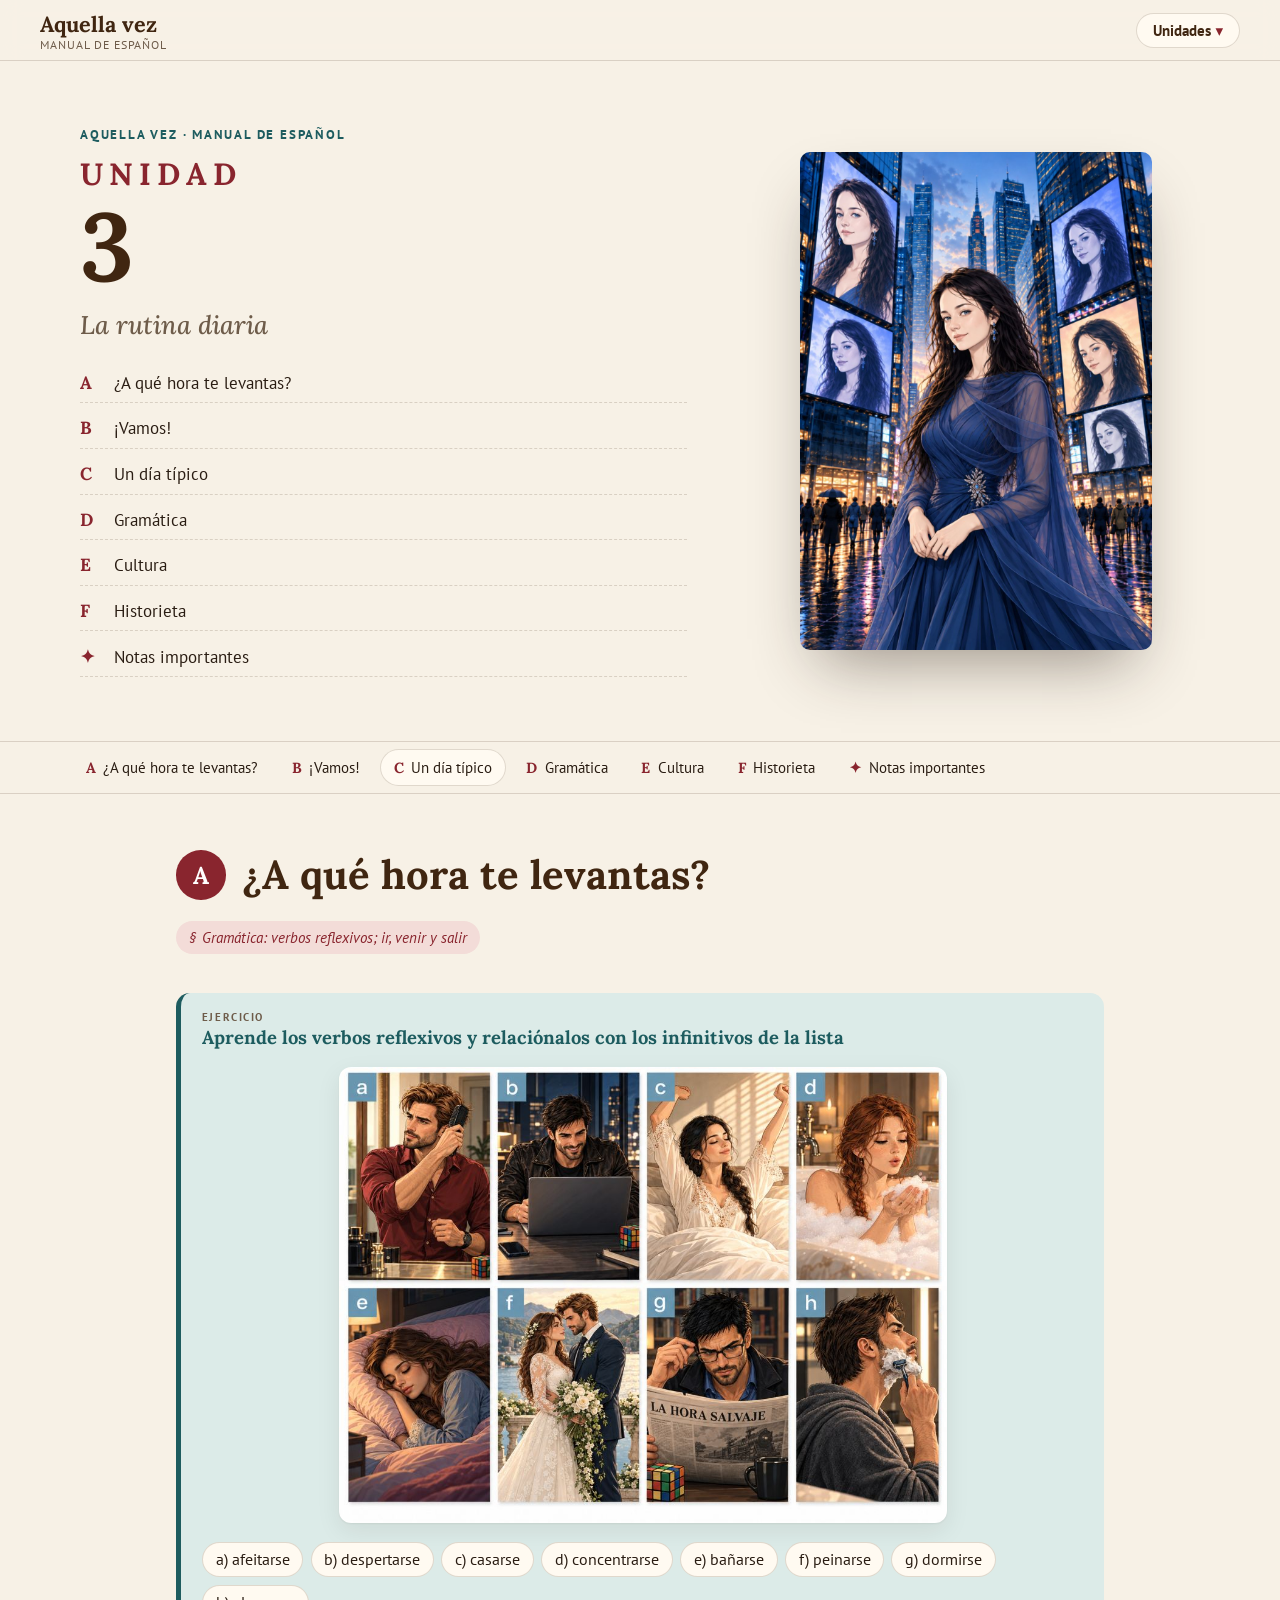
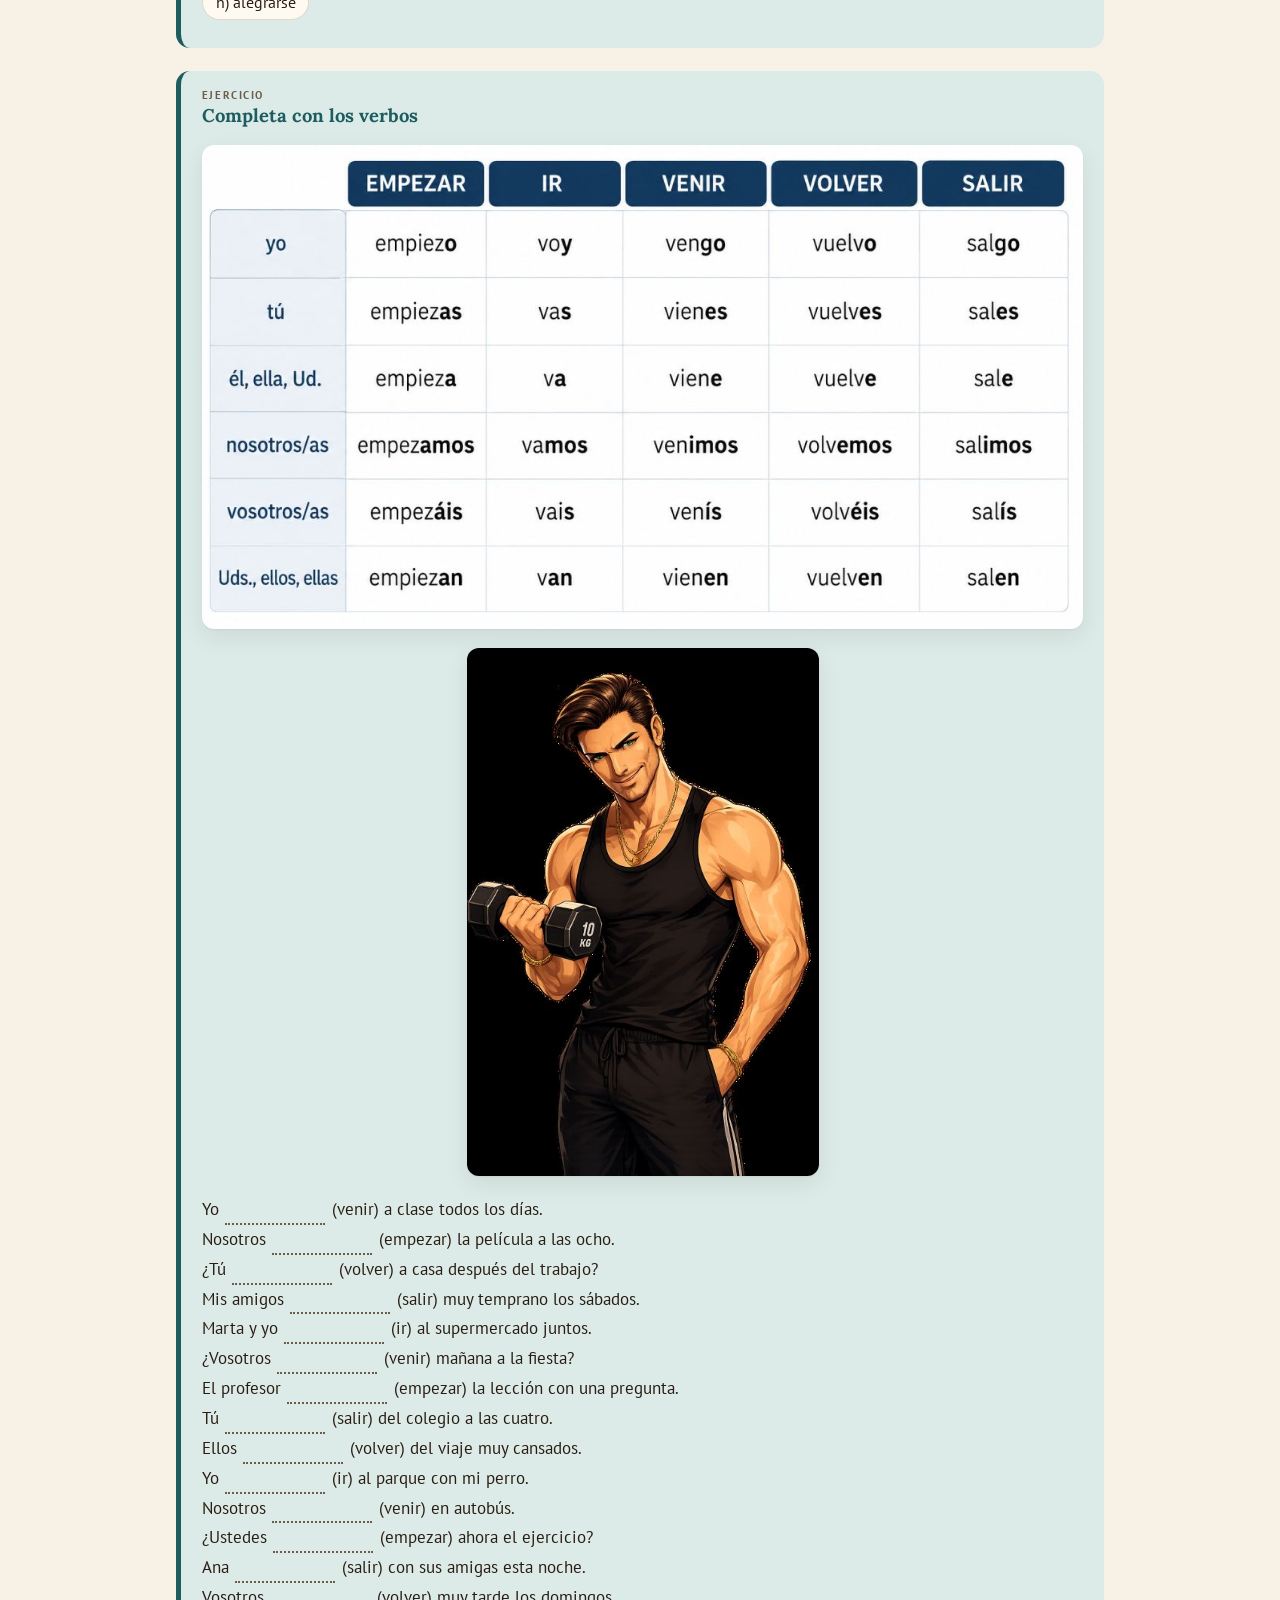
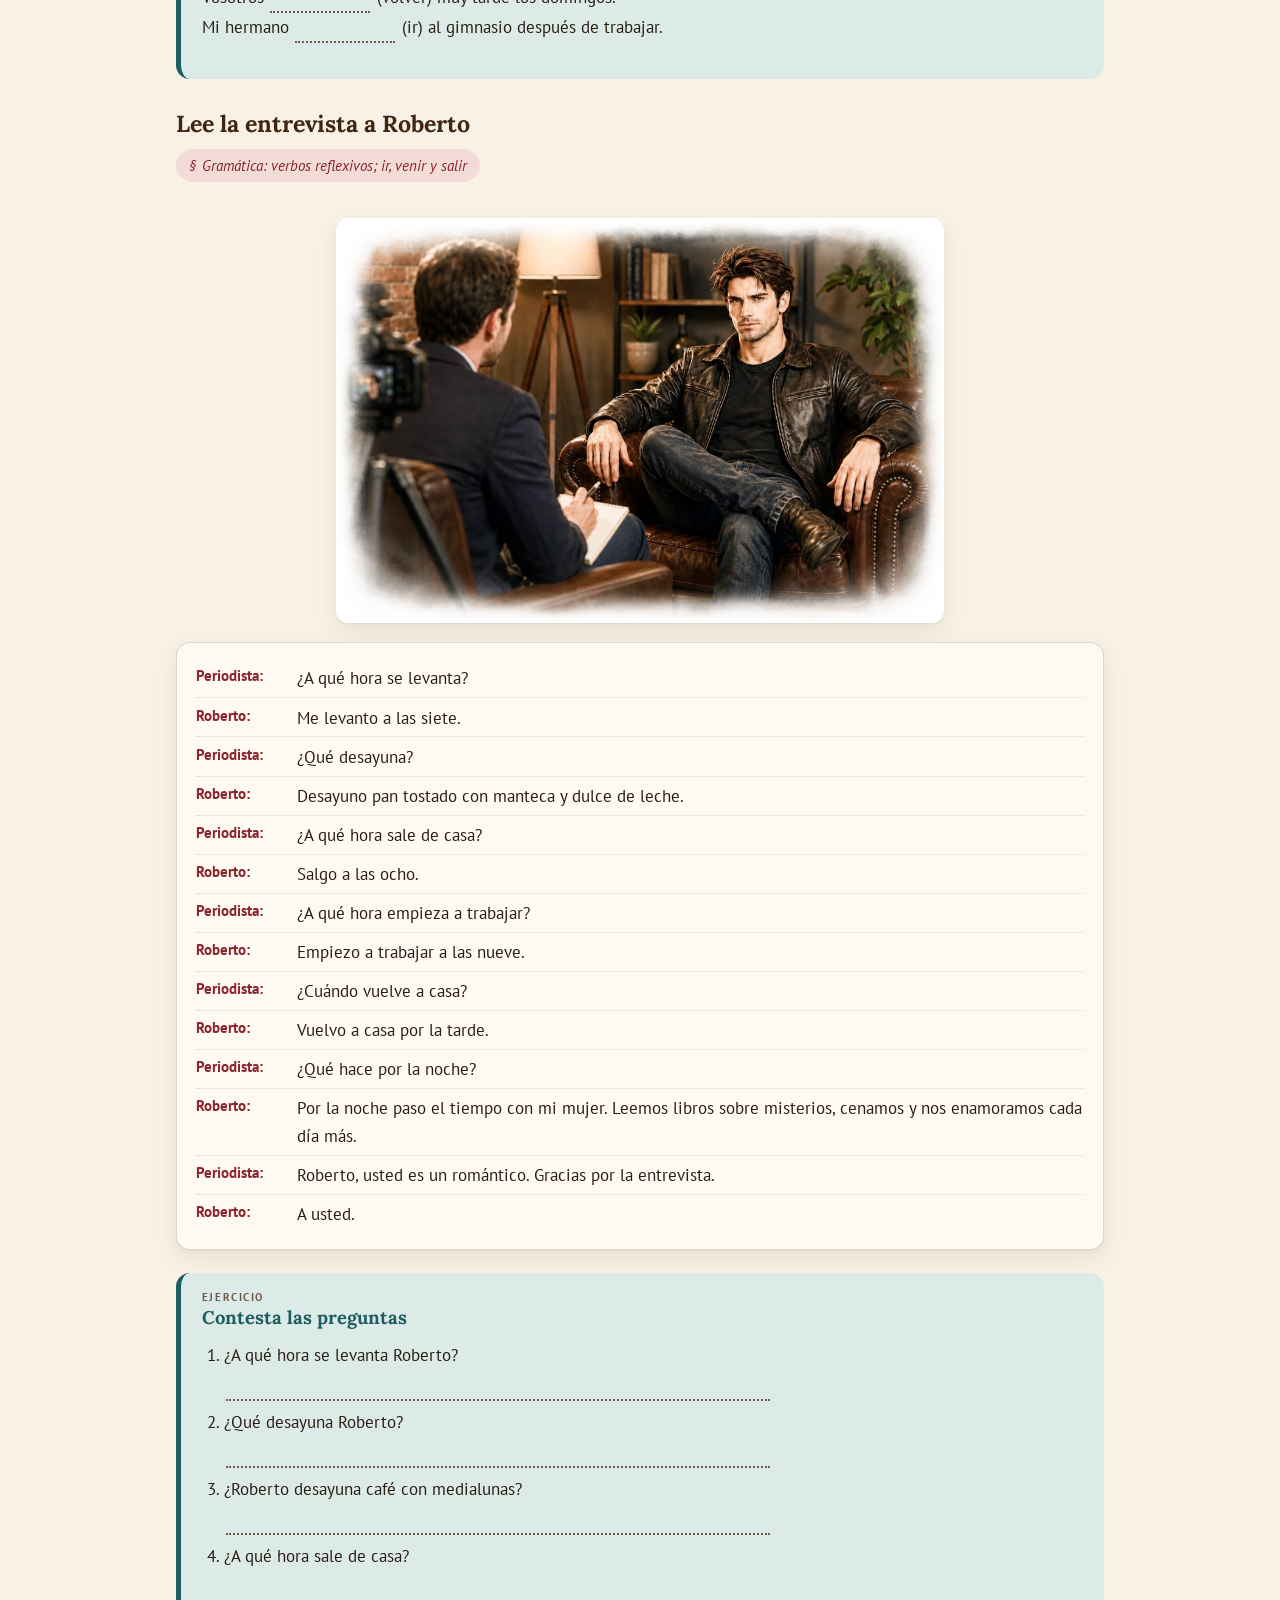
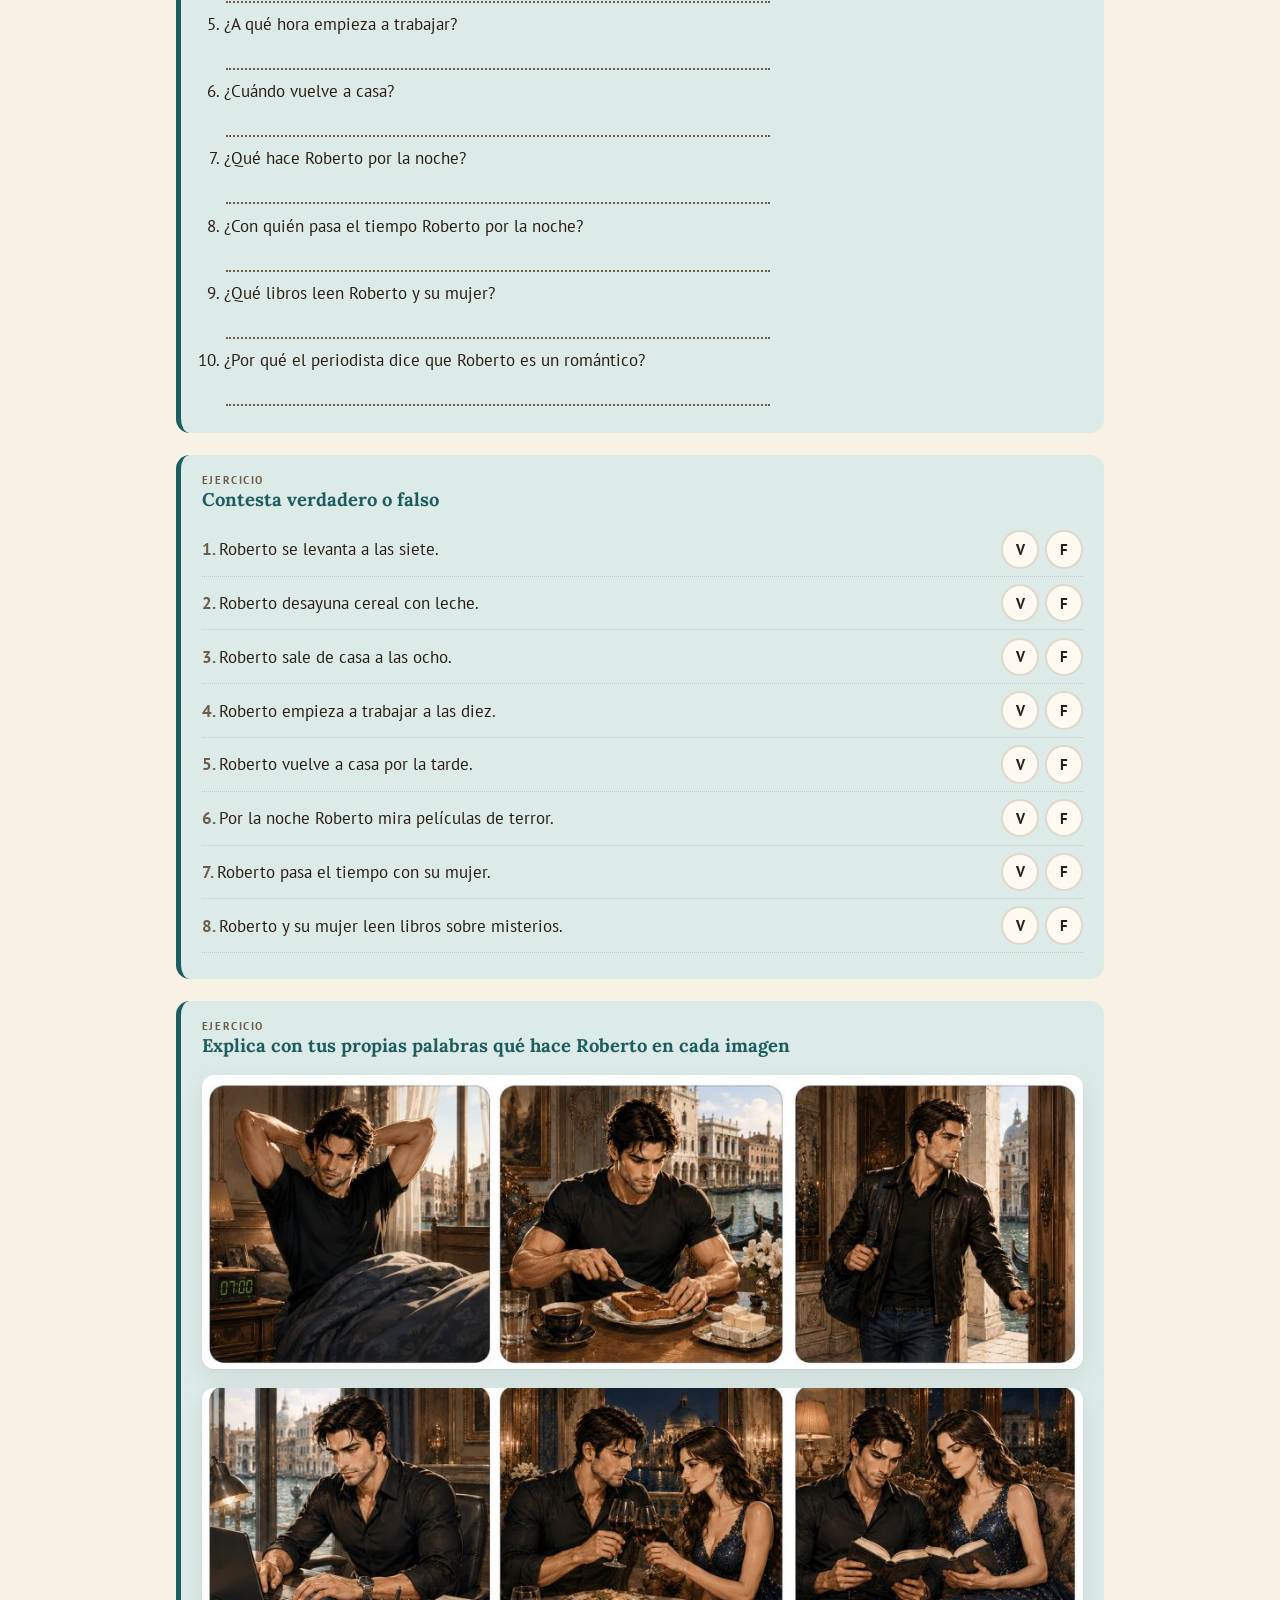
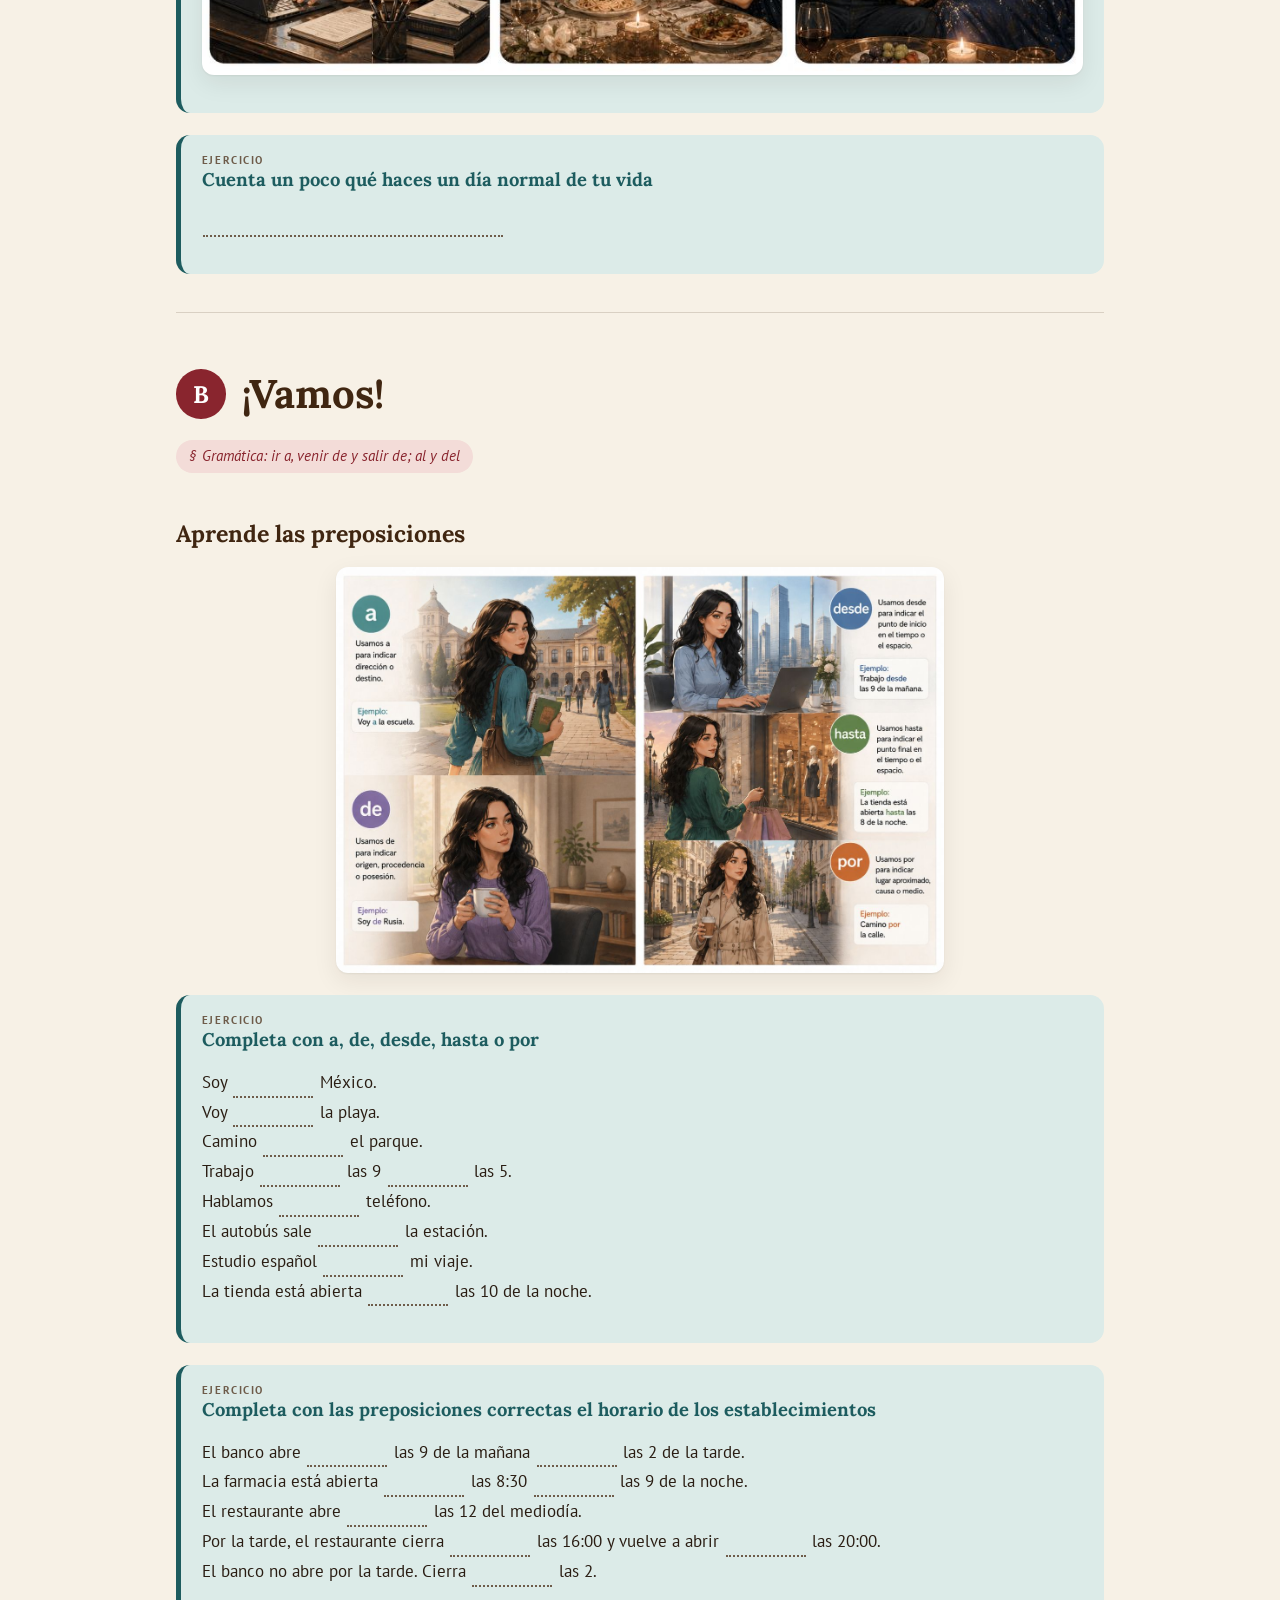
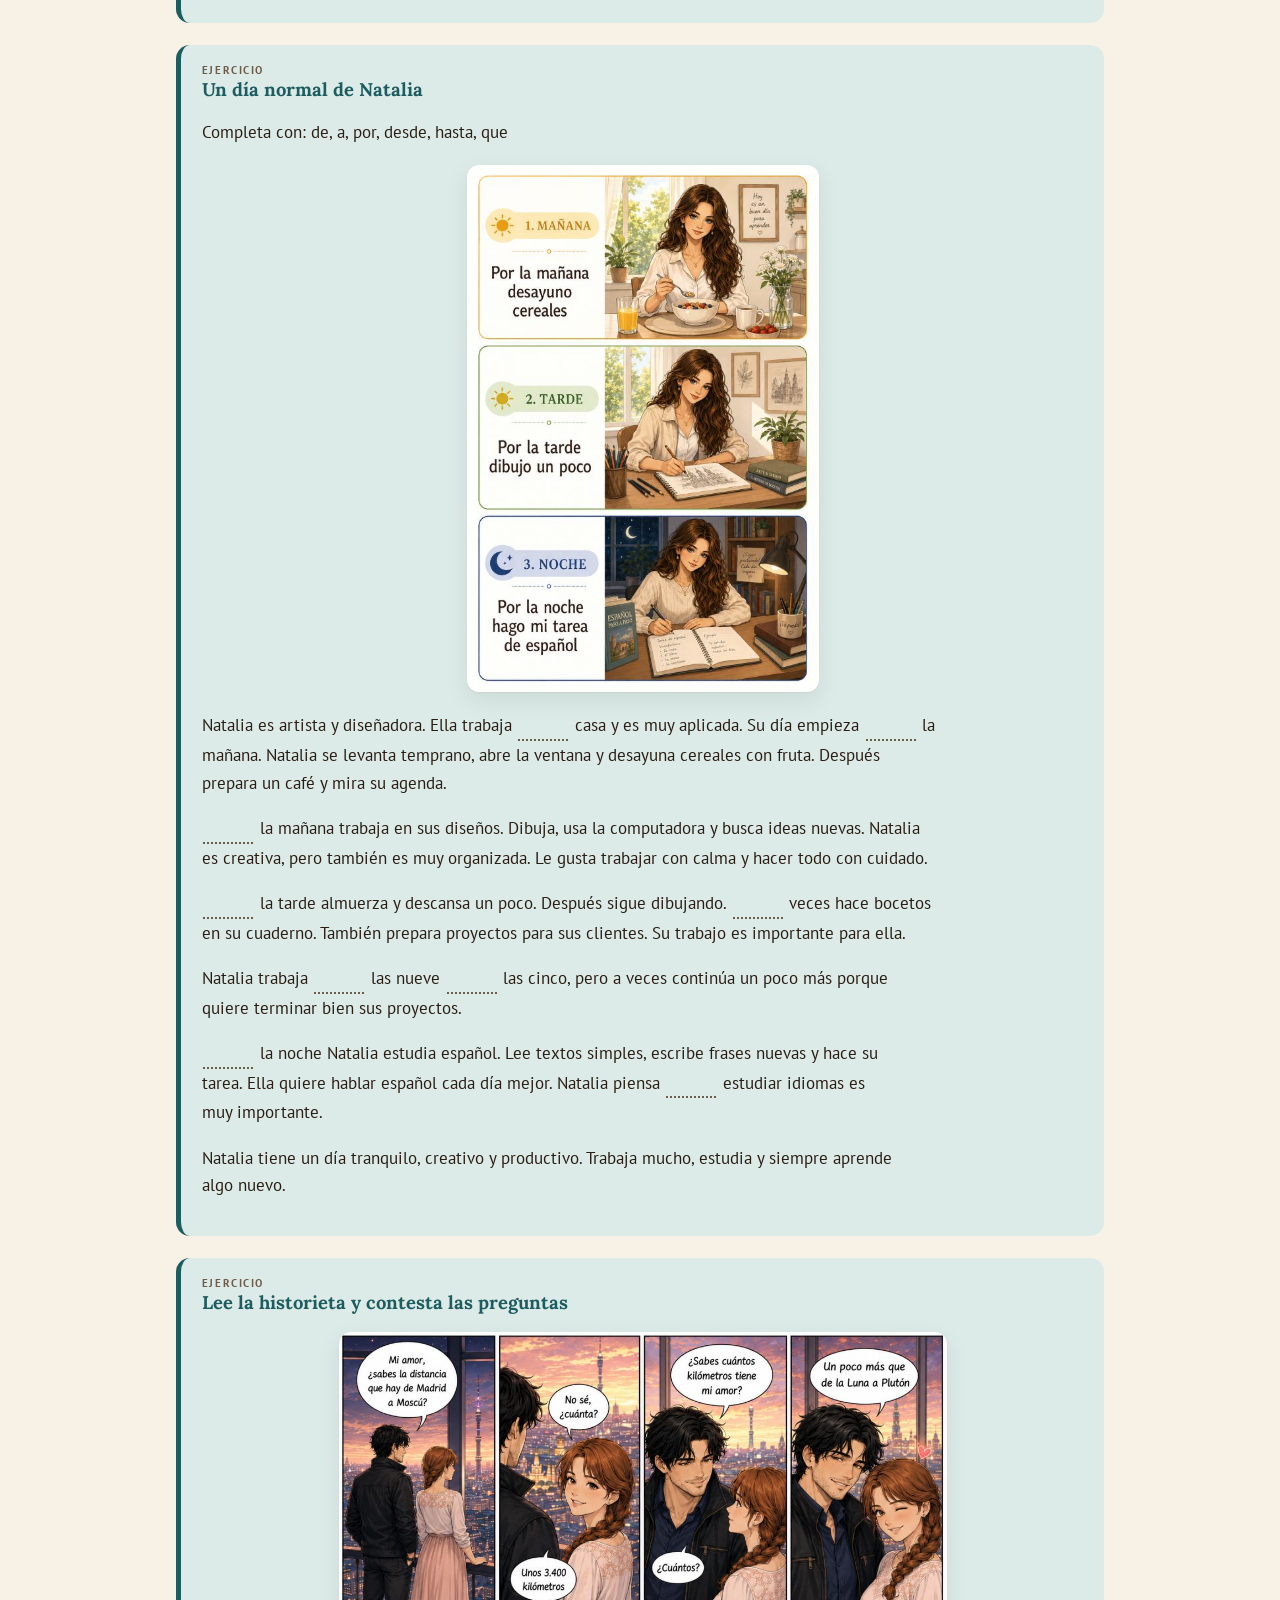
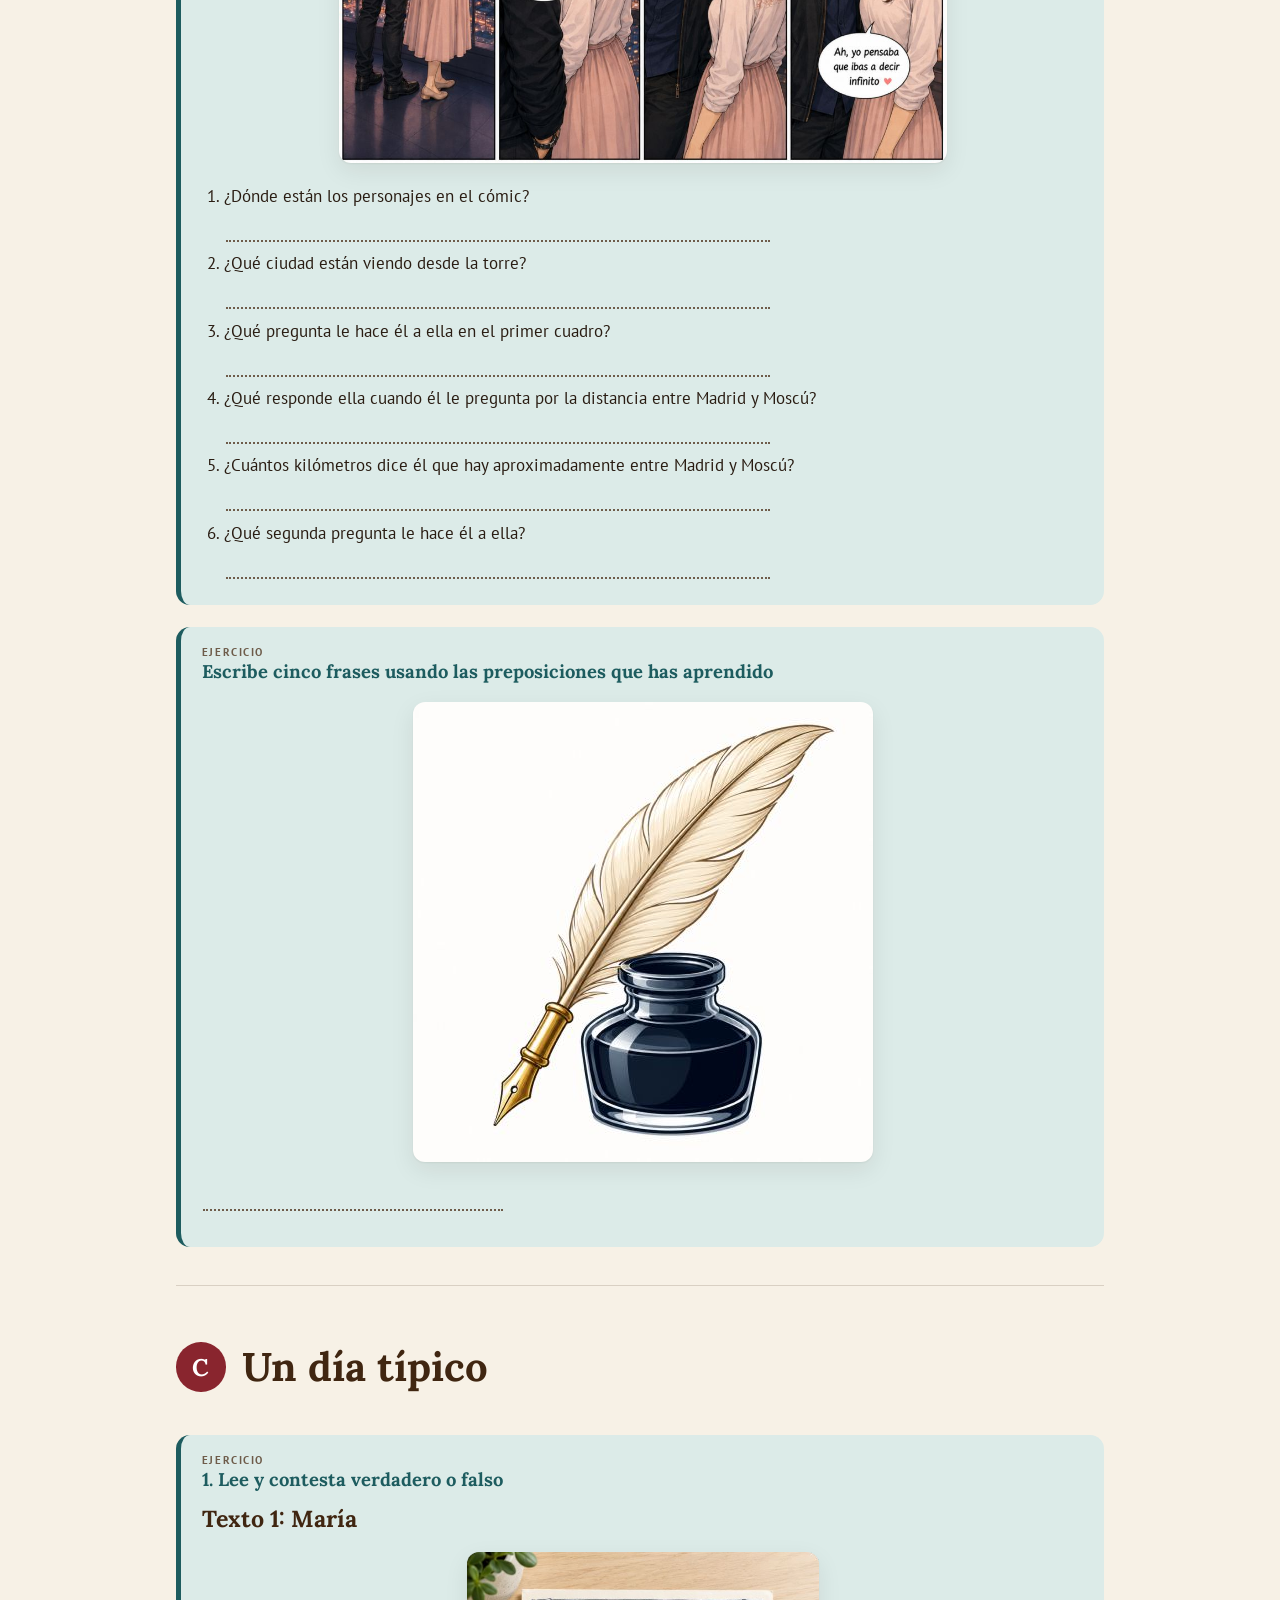
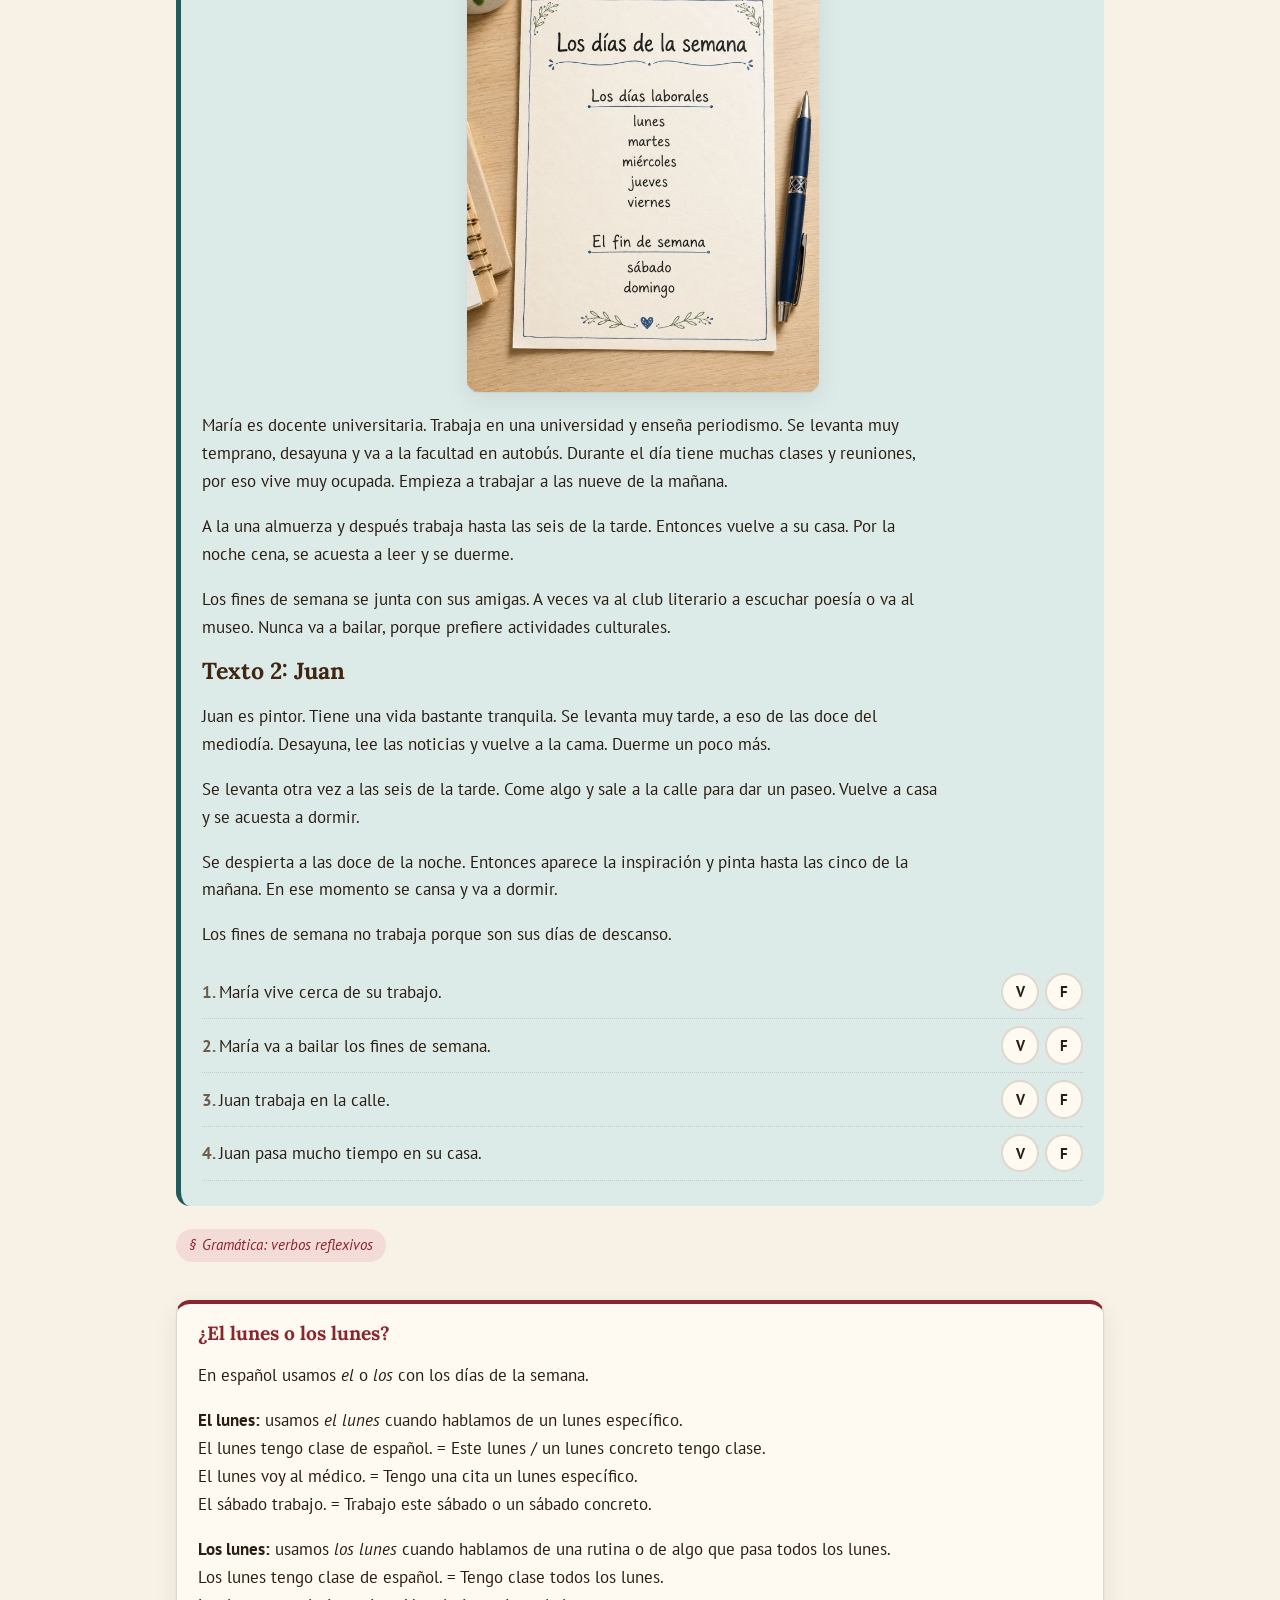
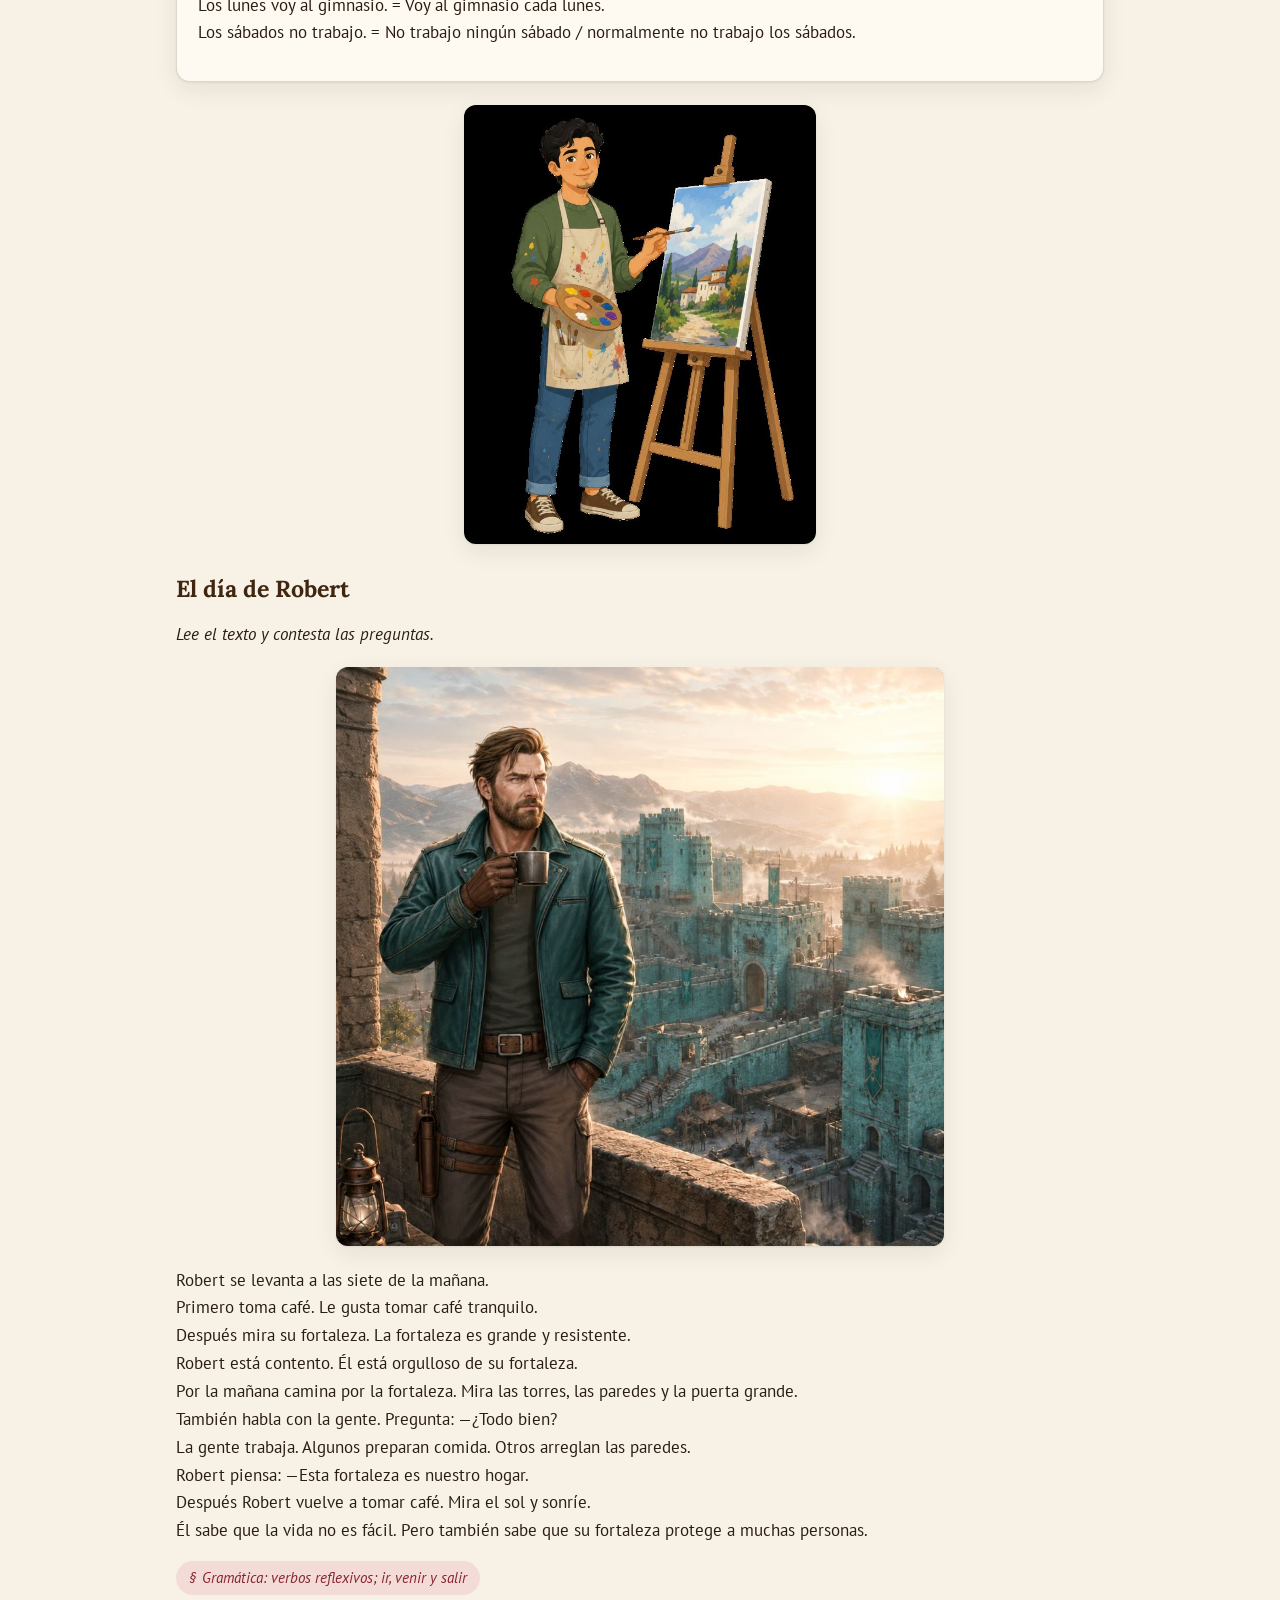
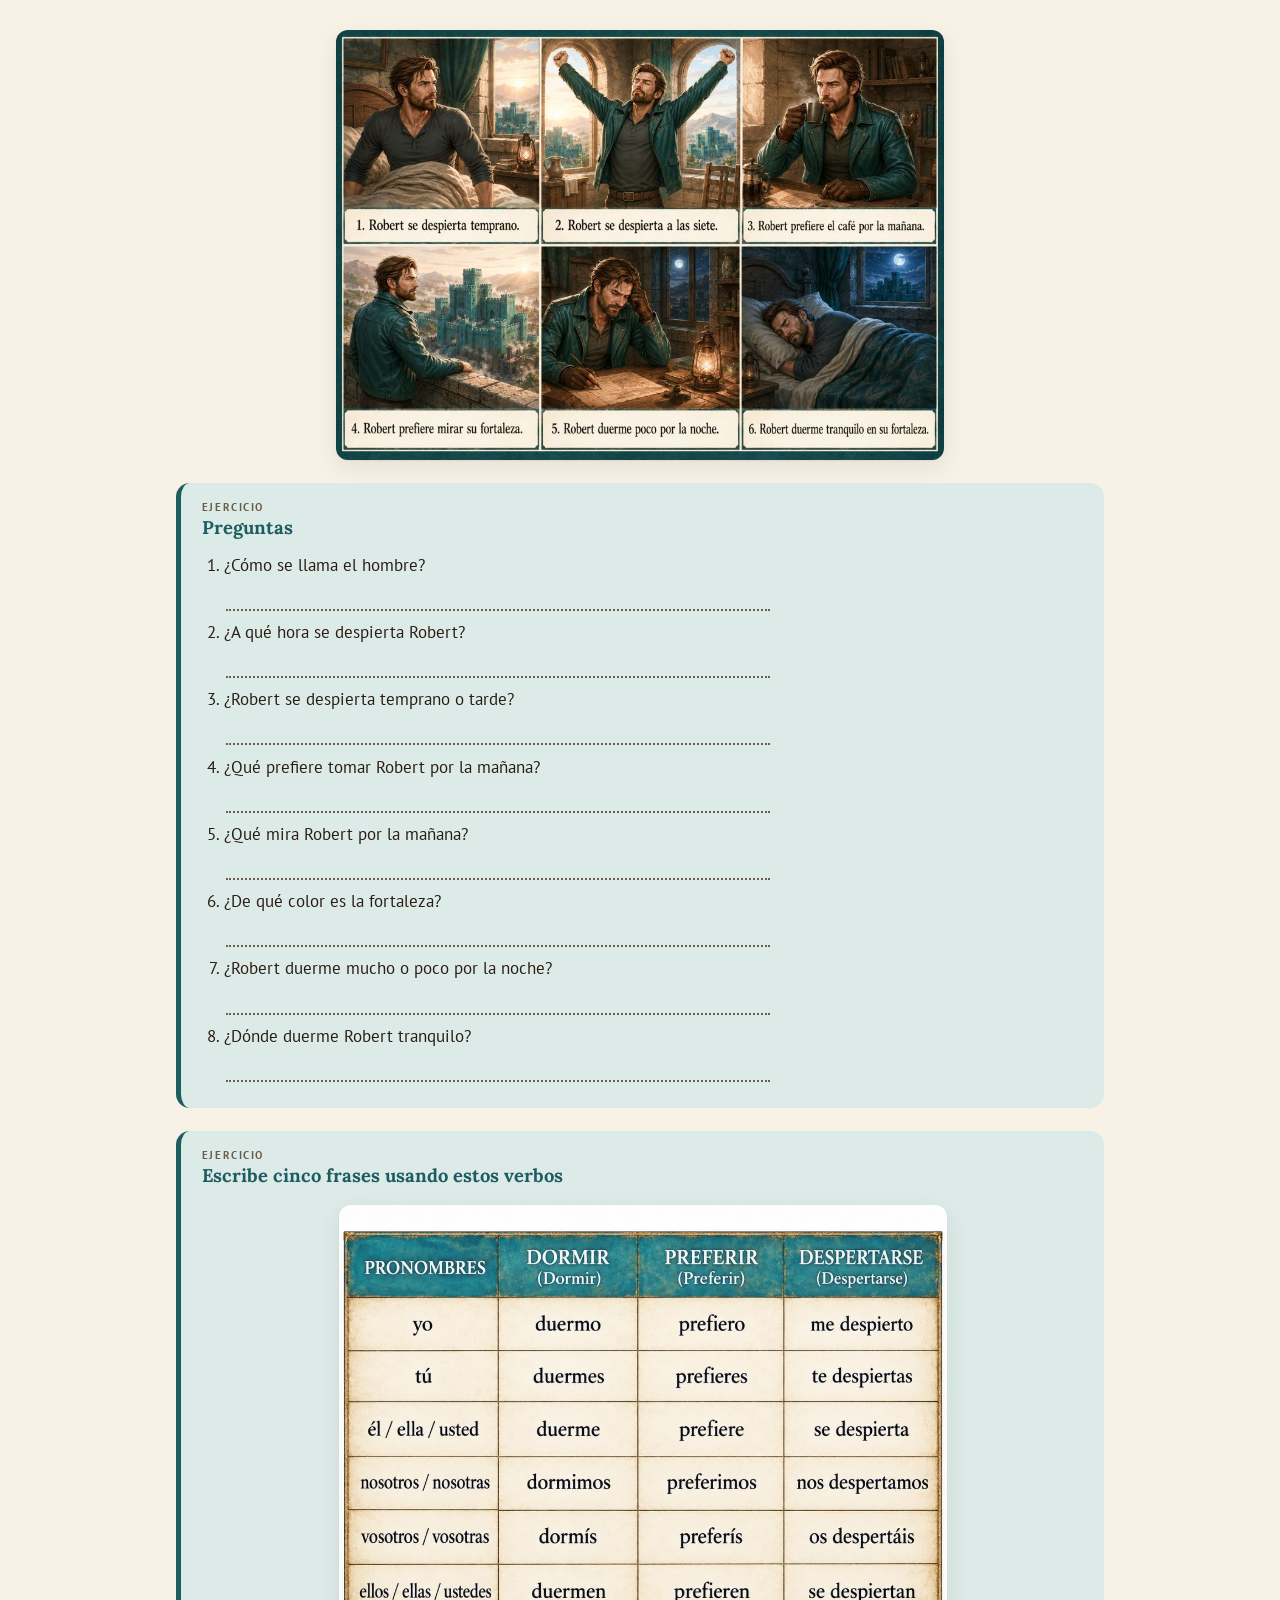
<file: unidad-3.html>
<!doctype html>
<html lang="es">
<head>
<meta charset="utf-8">
<meta name="viewport" content="width=device-width, initial-scale=1">
<title>Unidad 3 · Aquella vez</title>
<meta name="description" content="Unidad 3 del manual de español Aquella vez, de Luis Fader: La rutina diaria.">
<link rel="icon" href="img/favicon.png">
<link rel="preconnect" href="https://fonts.googleapis.com">
<link rel="preconnect" href="https://fonts.gstatic.com" crossorigin>
<link href="https://fonts.googleapis.com/css2?family=Lora:ital,wght@0,500;0,600;0,700;1,500&family=PT+Sans:ital,wght@0,400;0,700;1,400&display=swap" rel="stylesheet">
<link rel="stylesheet" href="assets/style.css?v=b91c34b9">
<meta property="og:title" content="Unidad 3 · Aquella vez">
<meta property="og:description" content="Unidad 3 del manual de español Aquella vez, de Luis Fader: La rutina diaria.">
<meta property="og:image" content="img/651-12.jpg">
</head>
<body class="unit">
<a class="skip" href="#main">Saltar al contenido</a>
<header class="topbar">
  <a class="brand" href="index.html"><span class="brand-mark">Aquella vez</span><span class="brand-sub">Manual de español</span></a>
  <button class="menu-btn" type="button" aria-expanded="false" aria-controls="menu">Unidades</button>
  <nav id="menu" class="menu" aria-label="Unidades">
    <ol><li><a href="unidad-1.html"><b>1</b><span>Saludos, profesiones y números</span></a></li><li><a href="unidad-2.html"><b>2</b><span>La familia, la casa y la hora</span></a></li><li><a href="unidad-3.html" aria-current="page"><b>3</b><span>La rutina diaria</span></a></li><li class="locked"><span aria-disabled="true"><b>4</b><span>La ciudad y la casa</span><svg class="lock-ico" viewBox="0 0 24 24" aria-hidden="true"><path d="M7 10V7a5 5 0 0 1 10 0v3" fill="none" stroke="currentColor" stroke-width="2.2" stroke-linecap="round"/><rect x="4" y="10" width="16" height="11" rx="2.5" fill="currentColor"/><circle cx="12" cy="15.2" r="1.7" fill="var(--card)"/><path d="M12 16v2.2" stroke="var(--card)" stroke-width="1.6" stroke-linecap="round"/></svg></span></li><li class="locked"><span aria-disabled="true"><b>5</b><span>Gustos y comida</span><svg class="lock-ico" viewBox="0 0 24 24" aria-hidden="true"><path d="M7 10V7a5 5 0 0 1 10 0v3" fill="none" stroke="currentColor" stroke-width="2.2" stroke-linecap="round"/><rect x="4" y="10" width="16" height="11" rx="2.5" fill="currentColor"/><circle cx="12" cy="15.2" r="1.7" fill="var(--card)"/><path d="M12 16v2.2" stroke="var(--card)" stroke-width="1.6" stroke-linecap="round"/></svg></span></li><li class="locked"><span aria-disabled="true"><b>6</b><span>Acciones en curso y descripciones</span><svg class="lock-ico" viewBox="0 0 24 24" aria-hidden="true"><path d="M7 10V7a5 5 0 0 1 10 0v3" fill="none" stroke="currentColor" stroke-width="2.2" stroke-linecap="round"/><rect x="4" y="10" width="16" height="11" rx="2.5" fill="currentColor"/><circle cx="12" cy="15.2" r="1.7" fill="var(--card)"/><path d="M12 16v2.2" stroke="var(--card)" stroke-width="1.6" stroke-linecap="round"/></svg></span></li><li class="locked"><span aria-disabled="true"><b>7</b><span>El pasado: ¿qué hiciste?</span><svg class="lock-ico" viewBox="0 0 24 24" aria-hidden="true"><path d="M7 10V7a5 5 0 0 1 10 0v3" fill="none" stroke="currentColor" stroke-width="2.2" stroke-linecap="round"/><rect x="4" y="10" width="16" height="11" rx="2.5" fill="currentColor"/><circle cx="12" cy="15.2" r="1.7" fill="var(--card)"/><path d="M12 16v2.2" stroke="var(--card)" stroke-width="1.6" stroke-linecap="round"/></svg></span></li><li class="locked"><span aria-disabled="true"><b>8</b><span>Recuerdos, salud y planes</span><svg class="lock-ico" viewBox="0 0 24 24" aria-hidden="true"><path d="M7 10V7a5 5 0 0 1 10 0v3" fill="none" stroke="currentColor" stroke-width="2.2" stroke-linecap="round"/><rect x="4" y="10" width="16" height="11" rx="2.5" fill="currentColor"/><circle cx="12" cy="15.2" r="1.7" fill="var(--card)"/><path d="M12 16v2.2" stroke="var(--card)" stroke-width="1.6" stroke-linecap="round"/></svg></span></li><li class="locked"><span aria-disabled="true"><b>9</b><span>Órdenes, comparaciones y misterios</span><svg class="lock-ico" viewBox="0 0 24 24" aria-hidden="true"><path d="M7 10V7a5 5 0 0 1 10 0v3" fill="none" stroke="currentColor" stroke-width="2.2" stroke-linecap="round"/><rect x="4" y="10" width="16" height="11" rx="2.5" fill="currentColor"/><circle cx="12" cy="15.2" r="1.7" fill="var(--card)"/><path d="M12 16v2.2" stroke="var(--card)" stroke-width="1.6" stroke-linecap="round"/></svg></span></li><li class="locked"><span aria-disabled="true"><b>10</b><span>Biografías, estados y despedida</span><svg class="lock-ico" viewBox="0 0 24 24" aria-hidden="true"><path d="M7 10V7a5 5 0 0 1 10 0v3" fill="none" stroke="currentColor" stroke-width="2.2" stroke-linecap="round"/><rect x="4" y="10" width="16" height="11" rx="2.5" fill="currentColor"/><circle cx="12" cy="15.2" r="1.7" fill="var(--card)"/><path d="M12 16v2.2" stroke="var(--card)" stroke-width="1.6" stroke-linecap="round"/></svg></span></li></ol>
    <a class="menu-extra" href="entrevista.html">Entrevista con el autor</a>
    <a class="menu-extra curio" href="curiosidades.html">Curiosidades de Argentina</a>
    <a class="menu-extra test" href="test-final.html">Test final</a>
  </nav>
</header>
<main id="main">
<section class="unit-hero">
  <div class="unit-hero-text">
    <p class="eyebrow">Aquella vez · Manual de español</p>
    <h1><span>Unidad</span> 3</h1>
    <p class="tema">La rutina diaria</p>
    <ol class="toc"><li><a href="#a"><b>A</b> ¿A qué hora te levantas?</a></li><li><a href="#b"><b>B</b> ¡Vamos!</a></li><li><a href="#c"><b>C</b> Un día típico</a></li><li><a href="#d"><b>D</b> Gramática</a></li><li><a href="#e"><b>E</b> Cultura</a></li><li><a href="#f"><b>F</b> Historieta</a></li><li><a href="#notas"><b>✦</b> Notas importantes</a></li></ol>
  </div>
  <figure class="unit-cover"><img src="img/2861-3.jpg" width="990" height="1400" alt="Portada de la unidad 3" data-zoom></figure>
</section>
<nav class="sec-nav" aria-label="Secciones de la unidad"><ol><li><a href="#a"><b>A</b> ¿A qué hora te levantas?</a></li><li><a href="#b"><b>B</b> ¡Vamos!</a></li><li><a href="#c"><b>C</b> Un día típico</a></li><li><a href="#d"><b>D</b> Gramática</a></li><li><a href="#e"><b>E</b> Cultura</a></li><li><a href="#f"><b>F</b> Historieta</a></li><li><a href="#notas"><b>✦</b> Notas importantes</a></li></ol></nav>
<div class="unit-body">
<section class="unit-sec " id="a" data-letter="A"><header class="sec-head"><span class="sec-letter">A</span><h2>¿A qué hora te levantas?</h2></header><div class="prose"><a class="ref" href="#d"><span aria-hidden="true">§</span> Gramática: verbos reflexivos; ir, venir y salir</a><div class="exercise"><h4><span class="tag">Ejercicio</span>Aprende los verbos reflexivos y relaciónalos con los infinitivos de la lista</h4><figure class="fig land"><img src="img/2863-6.jpg" width="1000" height="750" loading="lazy" decoding="async" alt="¿A qué hora te levantas?" data-zoom></figure><ul class="words"><li>a) afeitarse</li><li>b) despertarse</li><li>c) casarse</li><li>d) concentrarse</li><li>e) bañarse</li><li>f) peinarse</li><li>g) dormirse</li><li>h) alegrarse</li></ul></div><div class="exercise"><h4><span class="tag">Ejercicio</span>Completa con los verbos</h4><figure class="fig wide"><img src="img/634-347.jpg" width="1100" height="604" loading="lazy" decoding="async" alt="¿A qué hora te levantas?" data-zoom></figure><figure class="fig port float"><img src="img/634-355.jpg" width="467" height="700" loading="lazy" decoding="async" alt="¿A qué hora te levantas?" data-zoom></figure><p>Yo <input class="blank" style="--w:10ch" aria-label="Respuesta" autocomplete="off"> (venir) a clase todos los días.<br>Nosotros <input class="blank" style="--w:10ch" aria-label="Respuesta" autocomplete="off"> (empezar) la película a las ocho.<br>¿Tú <input class="blank" style="--w:10ch" aria-label="Respuesta" autocomplete="off"> (volver) a casa después del trabajo?<br>Mis amigos <input class="blank" style="--w:10ch" aria-label="Respuesta" autocomplete="off"> (salir) muy temprano los sábados.<br>Marta y yo <input class="blank" style="--w:10ch" aria-label="Respuesta" autocomplete="off"> (ir) al supermercado juntos.<br>¿Vosotros <input class="blank" style="--w:10ch" aria-label="Respuesta" autocomplete="off"> (venir) mañana a la fiesta?<br>El profesor <input class="blank" style="--w:10ch" aria-label="Respuesta" autocomplete="off"> (empezar) la lección con una pregunta.<br>Tú <input class="blank" style="--w:10ch" aria-label="Respuesta" autocomplete="off"> (salir) del colegio a las cuatro.<br>Ellos <input class="blank" style="--w:10ch" aria-label="Respuesta" autocomplete="off"> (volver) del viaje muy cansados.<br>Yo <input class="blank" style="--w:10ch" aria-label="Respuesta" autocomplete="off"> (ir) al parque con mi perro.<br>Nosotros <input class="blank" style="--w:10ch" aria-label="Respuesta" autocomplete="off"> (venir) en autobús.<br>¿Ustedes <input class="blank" style="--w:10ch" aria-label="Respuesta" autocomplete="off"> (empezar) ahora el ejercicio?<br>Ana <input class="blank" style="--w:10ch" aria-label="Respuesta" autocomplete="off"> (salir) con sus amigas esta noche.<br>Vosotros <input class="blank" style="--w:10ch" aria-label="Respuesta" autocomplete="off"> (volver) muy tarde los domingos.<br>Mi hermano <input class="blank" style="--w:10ch" aria-label="Respuesta" autocomplete="off"> (ir) al gimnasio después de trabajar.</p></div><h3>Lee la entrevista a Roberto</h3><a class="ref" href="#d"><span aria-hidden="true">§</span> Gramática: verbos reflexivos; ir, venir y salir</a><figure class="fig land"><img src="img/634-388.jpg" width="1000" height="667" loading="lazy" decoding="async" alt="¿A qué hora te levantas?" data-zoom></figure><div class="dialog"><p class="line"><span class="who">Periodista</span><span class="said">¿A qué hora se levanta?</span></p><p class="line"><span class="who">Roberto</span><span class="said">Me levanto a las siete.</span></p><p class="line"><span class="who">Periodista</span><span class="said">¿Qué desayuna?</span></p><p class="line"><span class="who">Roberto</span><span class="said">Desayuno pan tostado con manteca y dulce de leche.</span></p><p class="line"><span class="who">Periodista</span><span class="said">¿A qué hora sale de casa?</span></p><p class="line"><span class="who">Roberto</span><span class="said">Salgo a las ocho.</span></p><p class="line"><span class="who">Periodista</span><span class="said">¿A qué hora empieza a trabajar?</span></p><p class="line"><span class="who">Roberto</span><span class="said">Empiezo a trabajar a las nueve.</span></p><p class="line"><span class="who">Periodista</span><span class="said">¿Cuándo vuelve a casa?</span></p><p class="line"><span class="who">Roberto</span><span class="said">Vuelvo a casa por la tarde.</span></p><p class="line"><span class="who">Periodista</span><span class="said">¿Qué hace por la noche?</span></p><p class="line"><span class="who">Roberto</span><span class="said">Por la noche paso el tiempo con mi mujer. Leemos libros sobre misterios, cenamos y nos enamoramos cada día más.</span></p><p class="line"><span class="who">Periodista</span><span class="said">Roberto, usted es un romántico. Gracias por la entrevista.</span></p><p class="line"><span class="who">Roberto</span><span class="said">A usted.</span></p></div><div class="exercise"><h4><span class="tag">Ejercicio</span>Contesta las preguntas</h4><ol class="questions"><li><span class="qt">¿A qué hora se levanta Roberto?</span><input class="blank answer" aria-label="Tu respuesta" autocomplete="off"></li><li><span class="qt">¿Qué desayuna Roberto?</span><input class="blank answer" aria-label="Tu respuesta" autocomplete="off"></li><li><span class="qt">¿Roberto desayuna café con medialunas?</span><input class="blank answer" aria-label="Tu respuesta" autocomplete="off"></li><li><span class="qt">¿A qué hora sale de casa?</span><input class="blank answer" aria-label="Tu respuesta" autocomplete="off"></li><li><span class="qt">¿A qué hora empieza a trabajar?</span><input class="blank answer" aria-label="Tu respuesta" autocomplete="off"></li><li><span class="qt">¿Cuándo vuelve a casa?</span><input class="blank answer" aria-label="Tu respuesta" autocomplete="off"></li><li><span class="qt">¿Qué hace Roberto por la noche?</span><input class="blank answer" aria-label="Tu respuesta" autocomplete="off"></li><li><span class="qt">¿Con quién pasa el tiempo Roberto por la noche?</span><input class="blank answer" aria-label="Tu respuesta" autocomplete="off"></li><li><span class="qt">¿Qué libros leen Roberto y su mujer?</span><input class="blank answer" aria-label="Tu respuesta" autocomplete="off"></li><li><span class="qt">¿Por qué el periodista dice que Roberto es un romántico?</span><input class="blank answer" aria-label="Tu respuesta" autocomplete="off"></li></ol></div><div class="exercise"><h4><span class="tag">Ejercicio</span>Contesta verdadero o falso</h4><ol class="vf"><li><span>Roberto se levanta a las siete.</span><span class="toggle" role="group" aria-label="Verdadero o falso"><button type="button" data-v="V" aria-pressed="false" title="Verdadero">V</button><button type="button" data-v="F" aria-pressed="false" title="Falso">F</button></span></li><li><span>Roberto desayuna cereal con leche.</span><span class="toggle" role="group" aria-label="Verdadero o falso"><button type="button" data-v="V" aria-pressed="false" title="Verdadero">V</button><button type="button" data-v="F" aria-pressed="false" title="Falso">F</button></span></li><li><span>Roberto sale de casa a las ocho.</span><span class="toggle" role="group" aria-label="Verdadero o falso"><button type="button" data-v="V" aria-pressed="false" title="Verdadero">V</button><button type="button" data-v="F" aria-pressed="false" title="Falso">F</button></span></li><li><span>Roberto empieza a trabajar a las diez.</span><span class="toggle" role="group" aria-label="Verdadero o falso"><button type="button" data-v="V" aria-pressed="false" title="Verdadero">V</button><button type="button" data-v="F" aria-pressed="false" title="Falso">F</button></span></li><li><span>Roberto vuelve a casa por la tarde.</span><span class="toggle" role="group" aria-label="Verdadero o falso"><button type="button" data-v="V" aria-pressed="false" title="Verdadero">V</button><button type="button" data-v="F" aria-pressed="false" title="Falso">F</button></span></li><li><span>Por la noche Roberto mira películas de terror.</span><span class="toggle" role="group" aria-label="Verdadero o falso"><button type="button" data-v="V" aria-pressed="false" title="Verdadero">V</button><button type="button" data-v="F" aria-pressed="false" title="Falso">F</button></span></li><li><span>Roberto pasa el tiempo con su mujer.</span><span class="toggle" role="group" aria-label="Verdadero o falso"><button type="button" data-v="V" aria-pressed="false" title="Verdadero">V</button><button type="button" data-v="F" aria-pressed="false" title="Falso">F</button></span></li><li><span>Roberto y su mujer leen libros sobre misterios.</span><span class="toggle" role="group" aria-label="Verdadero o falso"><button type="button" data-v="V" aria-pressed="false" title="Verdadero">V</button><button type="button" data-v="F" aria-pressed="false" title="Falso">F</button></span></li></ol></div><div class="exercise"><h4><span class="tag">Ejercicio</span>Explica con tus propias palabras qué hace Roberto en cada imagen</h4><figure class="fig wide"><img src="img/634-399.jpg" width="1000" height="333" loading="lazy" decoding="async" alt="¿A qué hora te levantas?" data-zoom></figure><figure class="fig wide"><img src="img/634-400.jpg" width="1000" height="325" loading="lazy" decoding="async" alt="¿A qué hora te levantas?" data-zoom></figure></div><div class="exercise"><h4><span class="tag">Ejercicio</span>Cuenta un poco qué haces un día normal de tu vida</h4><p><input class="blank" style="--w:30ch" aria-label="Respuesta" autocomplete="off"></p></div></div></section><section class="unit-sec " id="b" data-letter="B"><header class="sec-head"><span class="sec-letter">B</span><h2>¡Vamos!</h2></header><div class="prose"><a class="ref" href="#d"><span aria-hidden="true">§</span> Gramática: ir a, venir de y salir de; al y del</a><h3>Aprende las preposiciones</h3><figure class="fig land"><img src="img/634-410.jpg" width="1400" height="935" loading="lazy" decoding="async" alt="¡Vamos!" data-zoom></figure><div class="exercise"><h4><span class="tag">Ejercicio</span>Completa con a, de, desde, hasta o por</h4><p>Soy <input class="blank" style="--w:8ch" aria-label="Respuesta" autocomplete="off"> México.<br>Voy <input class="blank" style="--w:8ch" aria-label="Respuesta" autocomplete="off"> la playa.<br>Camino <input class="blank" style="--w:8ch" aria-label="Respuesta" autocomplete="off"> el parque.<br>Trabajo <input class="blank" style="--w:8ch" aria-label="Respuesta" autocomplete="off"> las 9 <input class="blank" style="--w:8ch" aria-label="Respuesta" autocomplete="off"> las 5.<br>Hablamos <input class="blank" style="--w:8ch" aria-label="Respuesta" autocomplete="off"> teléfono.<br>El autobús sale <input class="blank" style="--w:8ch" aria-label="Respuesta" autocomplete="off"> la estación.<br>Estudio español <input class="blank" style="--w:8ch" aria-label="Respuesta" autocomplete="off"> mi viaje.<br>La tienda está abierta <input class="blank" style="--w:8ch" aria-label="Respuesta" autocomplete="off"> las 10 de la noche.</p></div><div class="exercise"><h4><span class="tag">Ejercicio</span>Completa con las preposiciones correctas el horario de los establecimientos</h4><p>El banco abre <input class="blank" style="--w:8ch" aria-label="Respuesta" autocomplete="off"> las 9 de la mañana <input class="blank" style="--w:8ch" aria-label="Respuesta" autocomplete="off"> las 2 de la tarde.<br>La farmacia está abierta <input class="blank" style="--w:8ch" aria-label="Respuesta" autocomplete="off"> las 8:30 <input class="blank" style="--w:8ch" aria-label="Respuesta" autocomplete="off"> las 9 de la noche.<br>El restaurante abre <input class="blank" style="--w:8ch" aria-label="Respuesta" autocomplete="off"> las 12 del mediodía.<br>Por la tarde, el restaurante cierra <input class="blank" style="--w:8ch" aria-label="Respuesta" autocomplete="off"> las 16:00 y vuelve a abrir <input class="blank" style="--w:8ch" aria-label="Respuesta" autocomplete="off"> las 20:00.<br>El banco no abre por la tarde. Cierra <input class="blank" style="--w:8ch" aria-label="Respuesta" autocomplete="off"> las 2.</p></div><div class="exercise"><h4><span class="tag">Ejercicio</span>Un día normal de Natalia</h4><p>Completa con: de, a, por, desde, hasta, que</p><figure class="fig port float"><img src="img/634-415.jpg" width="534" height="800" loading="lazy" decoding="async" alt="¡Vamos!" data-zoom></figure><p>Natalia es artista y diseñadora. Ella trabaja <input class="blank" style="--w:5ch" aria-label="Respuesta" autocomplete="off"> casa y es muy aplicada. Su día empieza <input class="blank" style="--w:5ch" aria-label="Respuesta" autocomplete="off"> la mañana. Natalia se levanta temprano, abre la ventana y desayuna cereales con fruta. Después prepara un café y mira su agenda.</p><p><input class="blank" style="--w:5ch" aria-label="Respuesta" autocomplete="off"> la mañana trabaja en sus diseños. Dibuja, usa la computadora y busca ideas nuevas. Natalia es creativa, pero también es muy organizada. Le gusta trabajar con calma y hacer todo con cuidado.</p><p><input class="blank" style="--w:5ch" aria-label="Respuesta" autocomplete="off"> la tarde almuerza y descansa un poco. Después sigue dibujando. <input class="blank" style="--w:5ch" aria-label="Respuesta" autocomplete="off"> veces hace bocetos en su cuaderno. También prepara proyectos para sus clientes. Su trabajo es importante para ella.</p><p>Natalia trabaja <input class="blank" style="--w:5ch" aria-label="Respuesta" autocomplete="off"> las nueve <input class="blank" style="--w:5ch" aria-label="Respuesta" autocomplete="off"> las cinco, pero a veces continúa un poco más porque quiere terminar bien sus proyectos.</p><p><input class="blank" style="--w:5ch" aria-label="Respuesta" autocomplete="off"> la noche Natalia estudia español. Lee textos simples, escribe frases nuevas y hace su tarea. Ella quiere hablar español cada día mejor. Natalia piensa <input class="blank" style="--w:5ch" aria-label="Respuesta" autocomplete="off"> estudiar idiomas es muy importante.</p><p>Natalia tiene un día tranquilo, creativo y productivo. Trabaja mucho, estudia y siempre aprende algo nuevo.</p></div><div class="exercise"><h4><span class="tag">Ejercicio</span>Lee la historieta y contesta las preguntas</h4><figure class="fig land"><img src="img/634-418.jpg" width="1100" height="779" loading="lazy" decoding="async" alt="¡Vamos!" data-zoom></figure><ol class="questions"><li><span class="qt">¿Dónde están los personajes en el cómic?</span><input class="blank answer" aria-label="Tu respuesta" autocomplete="off"></li><li><span class="qt">¿Qué ciudad están viendo desde la torre?</span><input class="blank answer" aria-label="Tu respuesta" autocomplete="off"></li><li><span class="qt">¿Qué pregunta le hace él a ella en el primer cuadro?</span><input class="blank answer" aria-label="Tu respuesta" autocomplete="off"></li><li><span class="qt">¿Qué responde ella cuando él le pregunta por la distancia entre Madrid y Moscú?</span><input class="blank answer" aria-label="Tu respuesta" autocomplete="off"></li><li><span class="qt">¿Cuántos kilómetros dice él que hay aproximadamente entre Madrid y Moscú?</span><input class="blank answer" aria-label="Tu respuesta" autocomplete="off"></li><li><span class="qt">¿Qué segunda pregunta le hace él a ella?</span><input class="blank answer" aria-label="Tu respuesta" autocomplete="off"></li></ol></div><div class="exercise"><h4><span class="tag">Ejercicio</span>Escribe cinco frases usando las preposiciones que has aprendido</h4><figure class="fig land"><img src="img/634-419.jpg" width="460" height="460" loading="lazy" decoding="async" alt="¡Vamos!" data-zoom></figure><p><input class="blank" style="--w:30ch" aria-label="Respuesta" autocomplete="off"></p></div></div></section><section class="unit-sec " id="c" data-letter="C"><header class="sec-head"><span class="sec-letter">C</span><h2>Un día típico</h2></header><div class="prose"><div class="exercise"><h4><span class="tag">Ejercicio</span>1. Lee y contesta verdadero o falso</h4><h3>Texto 1: María</h3><figure class="fig port float"><img src="img/634-442.jpg" width="633" height="791" loading="lazy" decoding="async" alt="Un día típico" data-zoom></figure><p>María es docente universitaria. Trabaja en una universidad y enseña periodismo. Se levanta muy temprano, desayuna y va a la facultad en autobús. Durante el día tiene muchas clases y reuniones, por eso vive muy ocupada. Empieza a trabajar a las nueve de la mañana.</p><p>A la una almuerza y después trabaja hasta las seis de la tarde. Entonces vuelve a su casa. Por la noche cena, se acuesta a leer y se duerme.</p><p>Los fines de semana se junta con sus amigas. A veces va al club literario a escuchar poesía o va al museo. Nunca va a bailar, porque prefiere actividades culturales.</p><h3>Texto 2: Juan</h3><p>Juan es pintor. Tiene una vida bastante tranquila. Se levanta muy tarde, a eso de las doce del mediodía. Desayuna, lee las noticias y vuelve a la cama. Duerme un poco más.</p><p>Se levanta otra vez a las seis de la tarde. Come algo y sale a la calle para dar un paseo. Vuelve a casa y se acuesta a dormir.</p><p>Se despierta a las doce de la noche. Entonces aparece la inspiración y pinta hasta las cinco de la mañana. En ese momento se cansa y va a dormir.</p><p>Los fines de semana no trabaja porque son sus días de descanso.</p><ol class="vf"><li><span>María vive cerca de su trabajo.</span><span class="toggle" role="group" aria-label="Verdadero o falso"><button type="button" data-v="V" aria-pressed="false" title="Verdadero">V</button><button type="button" data-v="F" aria-pressed="false" title="Falso">F</button></span></li><li><span>María va a bailar los fines de semana.</span><span class="toggle" role="group" aria-label="Verdadero o falso"><button type="button" data-v="V" aria-pressed="false" title="Verdadero">V</button><button type="button" data-v="F" aria-pressed="false" title="Falso">F</button></span></li><li><span>Juan trabaja en la calle.</span><span class="toggle" role="group" aria-label="Verdadero o falso"><button type="button" data-v="V" aria-pressed="false" title="Verdadero">V</button><button type="button" data-v="F" aria-pressed="false" title="Falso">F</button></span></li><li><span>Juan pasa mucho tiempo en su casa.</span><span class="toggle" role="group" aria-label="Verdadero o falso"><button type="button" data-v="V" aria-pressed="false" title="Verdadero">V</button><button type="button" data-v="F" aria-pressed="false" title="Falso">F</button></span></li></ol></div><a class="ref" href="#d"><span aria-hidden="true">§</span> Gramática: verbos reflexivos</a><div class="box"><h4>¿El lunes o los lunes?</h4><p>En español usamos <em>el</em> o <em>los</em> con los días de la semana.</p><p><strong>El lunes:</strong> usamos <em>el lunes</em> cuando hablamos de un lunes específico.<br>El lunes tengo clase de español. = Este lunes / un lunes concreto tengo clase.<br>El lunes voy al médico. = Tengo una cita un lunes específico.<br>El sábado trabajo. = Trabajo este sábado o un sábado concreto.</p><p><strong>Los lunes:</strong> usamos <em>los lunes</em> cuando hablamos de una rutina o de algo que pasa todos los lunes.<br>Los lunes tengo clase de español. = Tengo clase todos los lunes.<br>Los lunes voy al gimnasio. = Voy al gimnasio cada lunes.<br>Los sábados no trabajo. = No trabajo ningún sábado / normalmente no trabajo los sábados.</p></div><figure class="fig port"><img src="img/634-436.jpg" width="641" height="800" loading="lazy" decoding="async" alt="Un día típico" data-zoom></figure><h3>El día de Robert</h3><p><em>Lee el texto y contesta las preguntas.</em></p><figure class="fig land"><img src="img/634-456.jpg" width="900" height="858" loading="lazy" decoding="async" alt="Un día típico" data-zoom></figure><p>Robert se levanta a las siete de la mañana.<br>Primero toma café. Le gusta tomar café tranquilo.<br>Después mira su fortaleza. La fortaleza es grande y resistente.<br>Robert está contento. Él está orgulloso de su fortaleza.<br>Por la mañana camina por la fortaleza. Mira las torres, las paredes y la puerta grande.<br>También habla con la gente. Pregunta: —¿Todo bien?<br>La gente trabaja. Algunos preparan comida. Otros arreglan las paredes.<br>Robert piensa: —Esta fortaleza es nuestro hogar.<br>Después Robert vuelve a tomar café. Mira el sol y sonríe.<br>Él sabe que la vida no es fácil. Pero también sabe que su fortaleza protege a muchas personas.</p><a class="ref" href="#d"><span aria-hidden="true">§</span> Gramática: verbos reflexivos; ir, venir y salir</a><figure class="fig land"><img src="img/634-449.jpg" width="1000" height="708" loading="lazy" decoding="async" alt="Un día típico" data-zoom></figure><div class="exercise"><h4><span class="tag">Ejercicio</span>Preguntas</h4><ol class="questions"><li><span class="qt">¿Cómo se llama el hombre?</span><input class="blank answer" aria-label="Tu respuesta" autocomplete="off"></li><li><span class="qt">¿A qué hora se despierta Robert?</span><input class="blank answer" aria-label="Tu respuesta" autocomplete="off"></li><li><span class="qt">¿Robert se despierta temprano o tarde?</span><input class="blank answer" aria-label="Tu respuesta" autocomplete="off"></li><li><span class="qt">¿Qué prefiere tomar Robert por la mañana?</span><input class="blank answer" aria-label="Tu respuesta" autocomplete="off"></li><li><span class="qt">¿Qué mira Robert por la mañana?</span><input class="blank answer" aria-label="Tu respuesta" autocomplete="off"></li><li><span class="qt">¿De qué color es la fortaleza?</span><input class="blank answer" aria-label="Tu respuesta" autocomplete="off"></li><li><span class="qt">¿Robert duerme mucho o poco por la noche?</span><input class="blank answer" aria-label="Tu respuesta" autocomplete="off"></li><li><span class="qt">¿Dónde duerme Robert tranquilo?</span><input class="blank answer" aria-label="Tu respuesta" autocomplete="off"></li></ol></div><div class="exercise"><h4><span class="tag">Ejercicio</span>Escribe cinco frases usando estos verbos</h4><figure class="fig land"><img src="img/3141-10.jpg" width="1100" height="825" loading="lazy" decoding="async" alt="Un día típico" data-zoom></figure><p><input class="blank" style="--w:30ch" aria-label="Respuesta" autocomplete="off"></p></div></div></section><section class="unit-sec " id="d" data-letter="D"><header class="sec-head"><span class="sec-letter">D</span><h2>Gramática</h2></header><div class="prose"><div class="box"><h4>Los verbos reflexivos</h4><p>Los verbos reflexivos expresan una acción que una persona hace sobre sí misma. Por ejemplo:<br><strong>Yo me despierto.</strong> La persona que hace la acción soy yo, y la acción afecta a mí.<br><strong>Natalia se peina.</strong> Natalia hace la acción y la acción afecta a Natalia.</p></div><figure class="fig land"><img src="img/634-463.jpg" width="990" height="732" loading="lazy" decoding="async" alt="Gramática" data-zoom></figure><div class="box"><h4>Reflexivo o no reflexivo</h4><p>Algunos verbos pueden usarse con forma reflexiva o no reflexiva.</p><div class="table-wrap"><table><thead><tr><th>Verbo</th><th>Ejemplo</th></tr></thead><tbody><tr><td><strong>Lavar</strong></td><td>Yo lavo la ropa.</td></tr><tr><td><strong>Lavarse</strong></td><td>Yo me lavo las manos.</td></tr><tr><td><strong>Peinar</strong></td><td>La madre peina a su hija.</td></tr><tr><td><strong>Peinarse</strong></td><td>Natalia se peina.</td></tr></tbody></table></div><p><strong>Con infinitivo:</strong> cuando hay dos verbos juntos, el pronombre puede ir antes del primer verbo o unido al infinitivo. Las dos formas son correctas:<br>Me quiero levantar temprano. / Quiero levantarme temprano.<br>Natalia se va a duchar. / Natalia va a ducharse.</p><p><strong>Resumen:</strong> los verbos reflexivos llevan un pronombre: me, te, se, nos, os, se. Se usan cuando la persona hace una acción sobre sí misma.<br>Me levanto. · Te duchas. · Se afeita. · Nos acostamos.</p></div><div class="exercise"><h4><span class="tag">Ejercicio</span>1. Completa con el pronombre reflexivo correcto</h4><figure class="fig port float"><img src="img/634-472.jpg" width="433" height="540" loading="lazy" decoding="async" alt="Gramática" data-zoom></figure><p>Completa las frases con: me, te, se, nos, os, se.<br>Yo <input class="blank" style="--w:5ch" aria-label="Respuesta" autocomplete="off"> levanto a las siete.<br>Tú <input class="blank" style="--w:5ch" aria-label="Respuesta" autocomplete="off"> duchas por la mañana.<br>Ella <input class="blank" style="--w:5ch" aria-label="Respuesta" autocomplete="off"> peina antes de salir.<br>Nosotros <input class="blank" style="--w:5ch" aria-label="Respuesta" autocomplete="off"> acostamos temprano.<br>Vosotros <input class="blank" style="--w:5ch" aria-label="Respuesta" autocomplete="off"> vestís rápido.<br>Ellos <input class="blank" style="--w:5ch" aria-label="Respuesta" autocomplete="off"> lavan las manos.</p></div><div class="exercise"><h4><span class="tag">Ejercicio</span>2. Conjuga el verbo entre paréntesis</h4><p>Completa las frases con la forma correcta del verbo reflexivo.<br>Yo <input class="blank" style="--w:10ch" aria-label="Respuesta" autocomplete="off"> a las ocho. (despertarse)<br>Tú <input class="blank" style="--w:10ch" aria-label="Respuesta" autocomplete="off"> los dientes después de comer. (lavarse)<br>Marcos <input class="blank" style="--w:10ch" aria-label="Respuesta" autocomplete="off"> muy elegante. (vestirse)<br>Nosotros <input class="blank" style="--w:10ch" aria-label="Respuesta" autocomplete="off"> en el espejo. (mirarse)<br>Ustedes <input class="blank" style="--w:10ch" aria-label="Respuesta" autocomplete="off"> tarde los sábados. (levantarse)<br>Natalia <input class="blank" style="--w:10ch" aria-label="Respuesta" autocomplete="off"> antes de dormir. (peinarse)</p></div><div class="gallery"><figure class="fig land"><img src="img/634-489.jpg" width="678" height="555" loading="lazy" decoding="async" alt="Gramática" data-zoom></figure><figure class="fig land"><img src="img/634-490.jpg" width="680" height="569" loading="lazy" decoding="async" alt="Gramática" data-zoom></figure><figure class="fig land"><img src="img/634-491.jpg" width="700" height="570" loading="lazy" decoding="async" alt="Gramática" data-zoom></figure><figure class="fig land"><img src="img/634-492.jpg" width="698" height="572" loading="lazy" decoding="async" alt="Gramática" data-zoom></figure></div><div class="cols"><div class="col"><div class="box"><h4>IR + A</h4><p>Usamos <em>ir + a</em> para hablar de un destino.<br>Voy a la escuela. · Vas al parque. · Vamos a casa.<br><strong>Atención: a + el = al</strong><br>Voy a el cine. ✗<br>Voy al cine. ✓</p></div><div class="box"><h4>SALIR + DE</h4><p>Usamos <em>salir + de</em> para hablar del lugar que dejamos.<br>Salgo de casa. · Luis sale del trabajo. · Nosotros salimos de la escuela.<br><strong>Atención: de + el = del</strong><br>Salgo de el hotel. ✗<br>Salgo del hotel. ✓</p></div></div><div class="col"><div class="box"><h4>VENIR + DE</h4><p>Usamos <em>venir + de</em> para hablar del origen o del lugar de procedencia.<br>Vengo de casa. · Natalia viene de España. · Ellos vienen del trabajo.<br><strong>Atención: de + el = del</strong><br>Vengo de el colegio. ✗<br>Vengo del colegio. ✓</p></div><div class="box"><h4>SALIR + A + INFINITIVO</h4><p>Usamos <em>salir + a + infinitivo</em> para hablar de una actividad fuera de casa.<br>Salgo a caminar. · Salimos a comer. · Ellos salen a bailar.<br><strong>Estructura:</strong> salir + a + verbo en infinitivo</p></div></div></div><div class="exercise"><h4><span class="tag">Ejercicio</span>Completa las frases con: a, al, de, del.</h4><p>1. Yo voy <input class="blank" style="--w:5ch" aria-label="Respuesta" autocomplete="off"> la escuela.<br>2. Tú vas <input class="blank" style="--w:5ch" aria-label="Respuesta" autocomplete="off"> parque.<br>3. Natalia viene <input class="blank" style="--w:5ch" aria-label="Respuesta" autocomplete="off"> España.<br>4. Luis sale <input class="blank" style="--w:5ch" aria-label="Respuesta" autocomplete="off"> trabajo.<br>5. Nosotros vamos <input class="blank" style="--w:5ch" aria-label="Respuesta" autocomplete="off"> cine.<br>6. Ellos vienen <input class="blank" style="--w:5ch" aria-label="Respuesta" autocomplete="off"> hotel.<br>7. Yo salgo <input class="blank" style="--w:5ch" aria-label="Respuesta" autocomplete="off"> casa.<br>8. Ustedes van <input class="blank" style="--w:5ch" aria-label="Respuesta" autocomplete="off"> supermercado.<br>9. Marcos viene <input class="blank" style="--w:5ch" aria-label="Respuesta" autocomplete="off"> centro.<br>10. Nosotros salimos <input class="blank" style="--w:5ch" aria-label="Respuesta" autocomplete="off"> colegio.</p></div><div class="exercise"><h4><span class="tag">Ejercicio</span>Completa las frases con el verbo correcto: ir, venir, salir o empezar.</h4><p>1. Yo <input class="blank" style="--w:10ch" aria-label="Respuesta" autocomplete="off"> a la escuela.<br>2. Tú <input class="blank" style="--w:10ch" aria-label="Respuesta" autocomplete="off"> de casa.<br>3. Natalia <input class="blank" style="--w:10ch" aria-label="Respuesta" autocomplete="off"> del trabajo.<br>4. Nosotros <input class="blank" style="--w:10ch" aria-label="Respuesta" autocomplete="off"> a caminar.<br>5. La clase <input class="blank" style="--w:10ch" aria-label="Respuesta" autocomplete="off"> a las ocho.<br>6. Ellos <input class="blank" style="--w:10ch" aria-label="Respuesta" autocomplete="off"> del cine.<br>7. Ustedes <input class="blank" style="--w:10ch" aria-label="Respuesta" autocomplete="off"> al supermercado.<br>8. Yo <input class="blank" style="--w:10ch" aria-label="Respuesta" autocomplete="off"> a estudiar.<br>9. Marcos <input class="blank" style="--w:10ch" aria-label="Respuesta" autocomplete="off"> de España.<br>10. Vosotros <input class="blank" style="--w:10ch" aria-label="Respuesta" autocomplete="off"> a comer.</p></div></div></section><section class="unit-sec " id="e" data-letter="E"><header class="sec-head"><span class="sec-letter">E</span><h2>Cultura</h2></header><div class="prose"><h3>Los horarios de comidas en el mundo hispanohablante</h3><p>En los países donde se habla español, la gente come a horas diferentes.</p><figure class="fig land"><img src="img/634-505.jpg" width="788" height="460" loading="lazy" decoding="async" alt="Cultura" data-zoom></figure><p><strong>El desayuno</strong><br>El desayuno es la primera comida del día. Los hispanohablantes desayunan entre las 7 y las 9 de la mañana. En el desayuno toman café con leche, pan, tostadas o galletas. En algunos países también comen fruta o yogur.</p><figure class="fig wide"><img src="img/634-506.jpg" width="815" height="443" loading="lazy" decoding="async" alt="Cultura" data-zoom></figure><p><strong>El almuerzo</strong><br>El almuerzo es la comida más importante del día. Los hispanohablantes almuerzan entre las 12 y las 3 de la tarde. En España, la gente almuerza tarde, a las 2 o a las 3 de la tarde. En México, Argentina y Colombia, la gente almuerza más temprano, entre las 12 y las 2. En el almuerzo se come sopa, carne, pescado, arroz, frijoles o ensalada.</p><figure class="fig land"><img src="img/634-507.jpg" width="900" height="900" loading="lazy" decoding="async" alt="Cultura" data-zoom></figure><p><strong>La merienda (en algunos países)</strong><br>En España, Argentina y Uruguay, la gente hace la merienda entre las 5 y las 7 de la tarde. La merienda es una comida pequeña. Toman un café, un té, una leche con galletas o un bocadillo. En otros países, como México o Colombia, no es común merendar.</p><p><strong>La cena</strong><br>La cena es la última comida del día. Los hispanohablantes cenan entre las 8 y las 11 de la noche. En España, la gente cena muy tarde, a las 9 o a las 10 de la noche. En Hispanoamérica, la gente cena más temprano, entre las 7 y las 9 de la noche. En la cena se come algo ligero: una sopa, una ensalada, un sándwich o lo que sobró del almuerzo.</p><div class="exercise"><h4><span class="tag">Ejercicio</span>Preguntas</h4><ol class="questions"><li><span class="qt">¿A qué hora desayunas tú?</span><input class="blank answer" aria-label="Tu respuesta" autocomplete="off"></li><li><span class="qt">¿A qué hora almuerzas?</span><input class="blank answer" aria-label="Tu respuesta" autocomplete="off"></li><li><span class="qt">¿Cenas temprano o tarde?</span><input class="blank answer" aria-label="Tu respuesta" autocomplete="off"></li><li><span class="qt">¿En tu país hay merienda?</span><input class="blank answer" aria-label="Tu respuesta" autocomplete="off"></li></ol></div></div></section><section class="unit-sec comic" id="f" data-letter="F"><header class="sec-head"><span class="sec-letter">F</span><h2>Historieta</h2></header><div class="prose"><figure class="fig comic"><img src="img/634-523.jpg" width="958" height="1400" loading="lazy" decoding="async" alt="Historieta" data-zoom></figure></div></section><section class="unit-sec " id="notas" data-letter="N"><header class="sec-head"><span class="sec-letter">✦</span><h2>Notas importantes</h2></header><div class="prose"><h3>Usted y ustedes</h3><figure class="fig land"><img src="img/1247-5.jpg" width="1000" height="750" loading="lazy" decoding="async" alt="Notas importantes" data-zoom></figure><p><strong>1. Usted</strong><br><em>Usted</em> significa "tú", pero de una forma más formal. Usamos <em>usted</em> con:<br>- una persona mayor;<br>- un profesor o una profesora;<br>- una persona que no conocemos bien;<br>- en situaciones formales: en una oficina, en una tienda, en una entrevista.</p><figure class="fig land"><img src="img/1248-10.jpg" width="1000" height="750" loading="lazy" decoding="async" alt="Notas importantes" data-zoom></figure><p><strong>2. Ustedes</strong><br><em>Ustedes</em> significa "vosotros" o "ustedes" para hablar con dos o más personas. En muchos países de Hispanoamérica, <em>ustedes</em> se usa siempre para hablar con varias personas.</p><div class="exercise"><h4><span class="tag">Ejercicio</span>3. Mini práctica. Completa con usted o ustedes.</h4><figure class="fig land"><img src="img/644-9.jpg" width="1000" height="1000" loading="lazy" decoding="async" alt="Notas importantes" data-zoom></figure><p>¿Cómo se llama <input class="blank" style="--w:10ch" aria-label="Respuesta" autocomplete="off">?<br>¿De dónde son <input class="blank" style="--w:10ch" aria-label="Respuesta" autocomplete="off">?<br>¿Habla <input class="blank" style="--w:10ch" aria-label="Respuesta" autocomplete="off"> italiano?<br>¿Tienen <input class="blank" style="--w:10ch" aria-label="Respuesta" autocomplete="off"> el cuaderno?<br>Mucho gusto. ¿Es <input class="blank" style="--w:10ch" aria-label="Respuesta" autocomplete="off"> la profesora?</p></div></div></section>
<div class="tools"><button type="button" class="clear-answers">Borrar mis respuestas de esta unidad</button></div>
<nav class="prevnext" aria-label="Otras unidades"><a class="pn prev" href="unidad-2.html"><small>Anterior</small>Unidad 2</a><span class="pn next locked"><small>Próximamente</small>Unidad 4 <svg class="lock-ico" viewBox="0 0 24 24" aria-hidden="true"><path d="M7 10V7a5 5 0 0 1 10 0v3" fill="none" stroke="currentColor" stroke-width="2.2" stroke-linecap="round"/><rect x="4" y="10" width="16" height="11" rx="2.5" fill="currentColor"/><circle cx="12" cy="15.2" r="1.7" fill="var(--card)"/><path d="M12 16v2.2" stroke="var(--card)" stroke-width="1.6" stroke-linecap="round"/></svg></span></nav>
</div>
</main>
<footer class="foot">
  <p class="foot-brand">Aquella vez</p>
  <p>Manual de español para extranjeros · <strong>Luis Fader</strong> · 2026</p>
  <p class="foot-small">Los textos, personajes e ilustraciones pertenecen al autor.</p>
</footer>
<div class="lightbox" hidden><button type="button" class="lb-close" aria-label="Cerrar">×</button><img alt=""></div>
<script src="assets/site.js?v=1da9e364"></script>
</body>
</html>
</file>
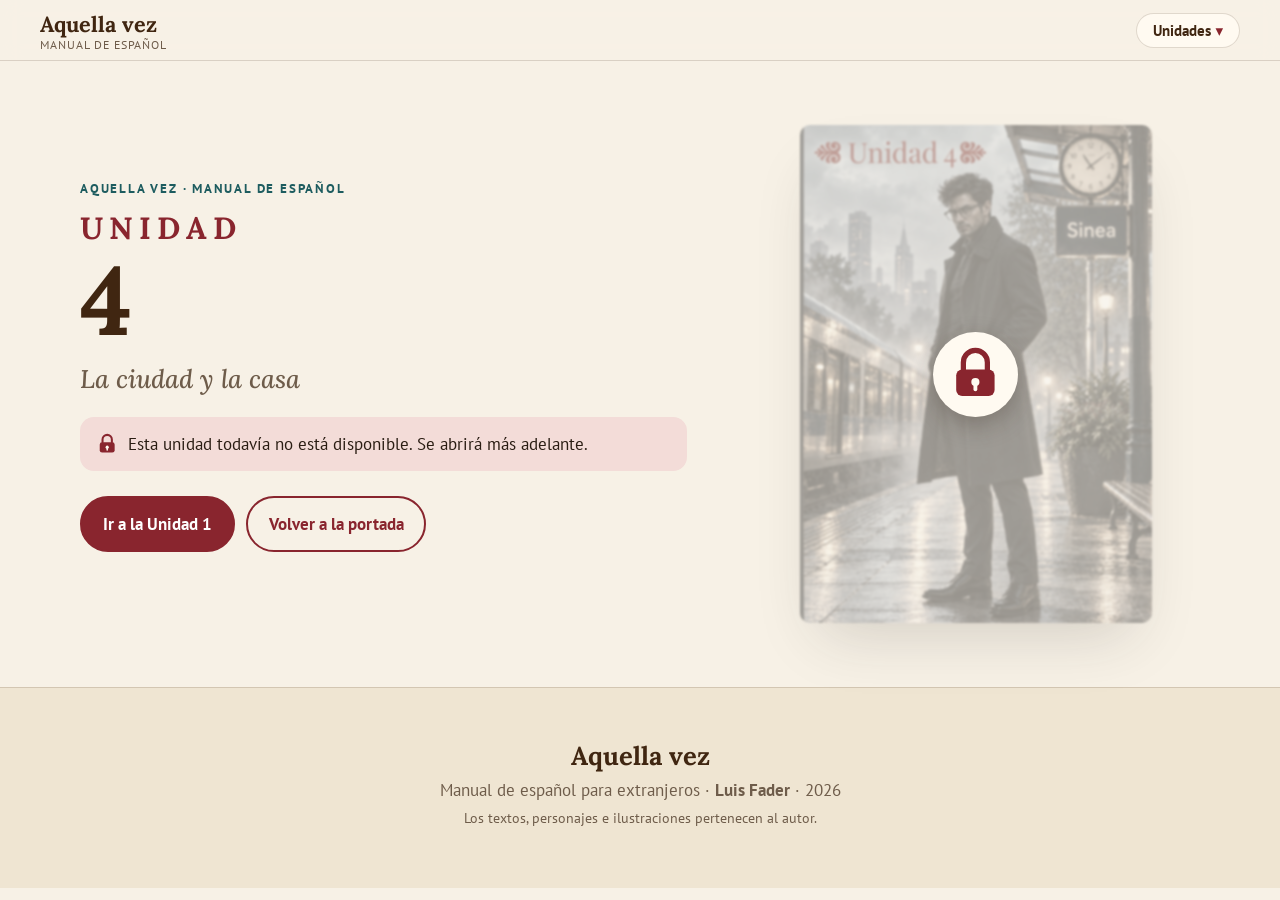
<file: unidad-4.html>
<!doctype html>
<html lang="es">
<head>
<meta charset="utf-8">
<meta name="viewport" content="width=device-width, initial-scale=1">
<title>Unidad 4 · Aquella vez</title>
<meta name="description" content="Unidad 4 del manual de español Aquella vez, de Luis Fader: La ciudad y la casa.">
<link rel="icon" href="img/favicon.png">
<link rel="preconnect" href="https://fonts.googleapis.com">
<link rel="preconnect" href="https://fonts.gstatic.com" crossorigin>
<link href="https://fonts.googleapis.com/css2?family=Lora:ital,wght@0,500;0,600;0,700;1,500&family=PT+Sans:ital,wght@0,400;0,700;1,400&display=swap" rel="stylesheet">
<link rel="stylesheet" href="assets/style.css?v=b91c34b9">
<meta property="og:title" content="Unidad 4 · Aquella vez">
<meta property="og:description" content="Unidad 4 del manual de español Aquella vez, de Luis Fader: La ciudad y la casa.">
<meta property="og:image" content="img/651-12.jpg">
</head>
<body class="unit">
<a class="skip" href="#main">Saltar al contenido</a>
<header class="topbar">
  <a class="brand" href="index.html"><span class="brand-mark">Aquella vez</span><span class="brand-sub">Manual de español</span></a>
  <button class="menu-btn" type="button" aria-expanded="false" aria-controls="menu">Unidades</button>
  <nav id="menu" class="menu" aria-label="Unidades">
    <ol><li><a href="unidad-1.html"><b>1</b><span>Saludos, profesiones y números</span></a></li><li><a href="unidad-2.html"><b>2</b><span>La familia, la casa y la hora</span></a></li><li><a href="unidad-3.html"><b>3</b><span>La rutina diaria</span></a></li><li class="locked"><span aria-disabled="true"><b>4</b><span>La ciudad y la casa</span><svg class="lock-ico" viewBox="0 0 24 24" aria-hidden="true"><path d="M7 10V7a5 5 0 0 1 10 0v3" fill="none" stroke="currentColor" stroke-width="2.2" stroke-linecap="round"/><rect x="4" y="10" width="16" height="11" rx="2.5" fill="currentColor"/><circle cx="12" cy="15.2" r="1.7" fill="var(--card)"/><path d="M12 16v2.2" stroke="var(--card)" stroke-width="1.6" stroke-linecap="round"/></svg></span></li><li class="locked"><span aria-disabled="true"><b>5</b><span>Gustos y comida</span><svg class="lock-ico" viewBox="0 0 24 24" aria-hidden="true"><path d="M7 10V7a5 5 0 0 1 10 0v3" fill="none" stroke="currentColor" stroke-width="2.2" stroke-linecap="round"/><rect x="4" y="10" width="16" height="11" rx="2.5" fill="currentColor"/><circle cx="12" cy="15.2" r="1.7" fill="var(--card)"/><path d="M12 16v2.2" stroke="var(--card)" stroke-width="1.6" stroke-linecap="round"/></svg></span></li><li class="locked"><span aria-disabled="true"><b>6</b><span>Acciones en curso y descripciones</span><svg class="lock-ico" viewBox="0 0 24 24" aria-hidden="true"><path d="M7 10V7a5 5 0 0 1 10 0v3" fill="none" stroke="currentColor" stroke-width="2.2" stroke-linecap="round"/><rect x="4" y="10" width="16" height="11" rx="2.5" fill="currentColor"/><circle cx="12" cy="15.2" r="1.7" fill="var(--card)"/><path d="M12 16v2.2" stroke="var(--card)" stroke-width="1.6" stroke-linecap="round"/></svg></span></li><li class="locked"><span aria-disabled="true"><b>7</b><span>El pasado: ¿qué hiciste?</span><svg class="lock-ico" viewBox="0 0 24 24" aria-hidden="true"><path d="M7 10V7a5 5 0 0 1 10 0v3" fill="none" stroke="currentColor" stroke-width="2.2" stroke-linecap="round"/><rect x="4" y="10" width="16" height="11" rx="2.5" fill="currentColor"/><circle cx="12" cy="15.2" r="1.7" fill="var(--card)"/><path d="M12 16v2.2" stroke="var(--card)" stroke-width="1.6" stroke-linecap="round"/></svg></span></li><li class="locked"><span aria-disabled="true"><b>8</b><span>Recuerdos, salud y planes</span><svg class="lock-ico" viewBox="0 0 24 24" aria-hidden="true"><path d="M7 10V7a5 5 0 0 1 10 0v3" fill="none" stroke="currentColor" stroke-width="2.2" stroke-linecap="round"/><rect x="4" y="10" width="16" height="11" rx="2.5" fill="currentColor"/><circle cx="12" cy="15.2" r="1.7" fill="var(--card)"/><path d="M12 16v2.2" stroke="var(--card)" stroke-width="1.6" stroke-linecap="round"/></svg></span></li><li class="locked"><span aria-disabled="true"><b>9</b><span>Órdenes, comparaciones y misterios</span><svg class="lock-ico" viewBox="0 0 24 24" aria-hidden="true"><path d="M7 10V7a5 5 0 0 1 10 0v3" fill="none" stroke="currentColor" stroke-width="2.2" stroke-linecap="round"/><rect x="4" y="10" width="16" height="11" rx="2.5" fill="currentColor"/><circle cx="12" cy="15.2" r="1.7" fill="var(--card)"/><path d="M12 16v2.2" stroke="var(--card)" stroke-width="1.6" stroke-linecap="round"/></svg></span></li><li class="locked"><span aria-disabled="true"><b>10</b><span>Biografías, estados y despedida</span><svg class="lock-ico" viewBox="0 0 24 24" aria-hidden="true"><path d="M7 10V7a5 5 0 0 1 10 0v3" fill="none" stroke="currentColor" stroke-width="2.2" stroke-linecap="round"/><rect x="4" y="10" width="16" height="11" rx="2.5" fill="currentColor"/><circle cx="12" cy="15.2" r="1.7" fill="var(--card)"/><path d="M12 16v2.2" stroke="var(--card)" stroke-width="1.6" stroke-linecap="round"/></svg></span></li></ol>
    <a class="menu-extra" href="entrevista.html">Entrevista con el autor</a>
    <a class="menu-extra curio" href="curiosidades.html">Curiosidades de Argentina</a>
    <a class="menu-extra test" href="test-final.html">Test final</a>
  </nav>
</header>
<main id="main">
<section class="unit-hero unit-locked">
  <div class="unit-hero-text">
    <p class="eyebrow">Aquella vez · Manual de español</p>
    <h1><span>Unidad</span> 4</h1>
    <p class="tema">La ciudad y la casa</p>
    <p class="locked-msg"><svg class="lock-ico" viewBox="0 0 24 24" aria-hidden="true"><path d="M7 10V7a5 5 0 0 1 10 0v3" fill="none" stroke="currentColor" stroke-width="2.2" stroke-linecap="round"/><rect x="4" y="10" width="16" height="11" rx="2.5" fill="currentColor"/><circle cx="12" cy="15.2" r="1.7" fill="var(--card)"/><path d="M12 16v2.2" stroke="var(--card)" stroke-width="1.6" stroke-linecap="round"/></svg> Esta unidad todavía no está disponible. Se abrirá más adelante.</p>
    <p class="cta"><a class="btn" href="unidad-1.html">Ir a la Unidad 1</a><a class="btn ghost" href="index.html">Volver a la portada</a></p>
  </div>
  <figure class="unit-cover locked-cover"><img src="img/2866-9.jpg" width="990" height="1400" alt="Portada de la unidad 4"><span class="lock-badge"><svg class="lock-ico" viewBox="0 0 24 24" aria-hidden="true"><path d="M7 10V7a5 5 0 0 1 10 0v3" fill="none" stroke="currentColor" stroke-width="2.2" stroke-linecap="round"/><rect x="4" y="10" width="16" height="11" rx="2.5" fill="currentColor"/><circle cx="12" cy="15.2" r="1.7" fill="var(--card)"/><path d="M12 16v2.2" stroke="var(--card)" stroke-width="1.6" stroke-linecap="round"/></svg></span></figure>
</section>
</main>
<footer class="foot">
  <p class="foot-brand">Aquella vez</p>
  <p>Manual de español para extranjeros · <strong>Luis Fader</strong> · 2026</p>
  <p class="foot-small">Los textos, personajes e ilustraciones pertenecen al autor.</p>
</footer>
<div class="lightbox" hidden><button type="button" class="lb-close" aria-label="Cerrar">×</button><img alt=""></div>
<script src="assets/site.js?v=1da9e364"></script>
</body>
</html>
</file>
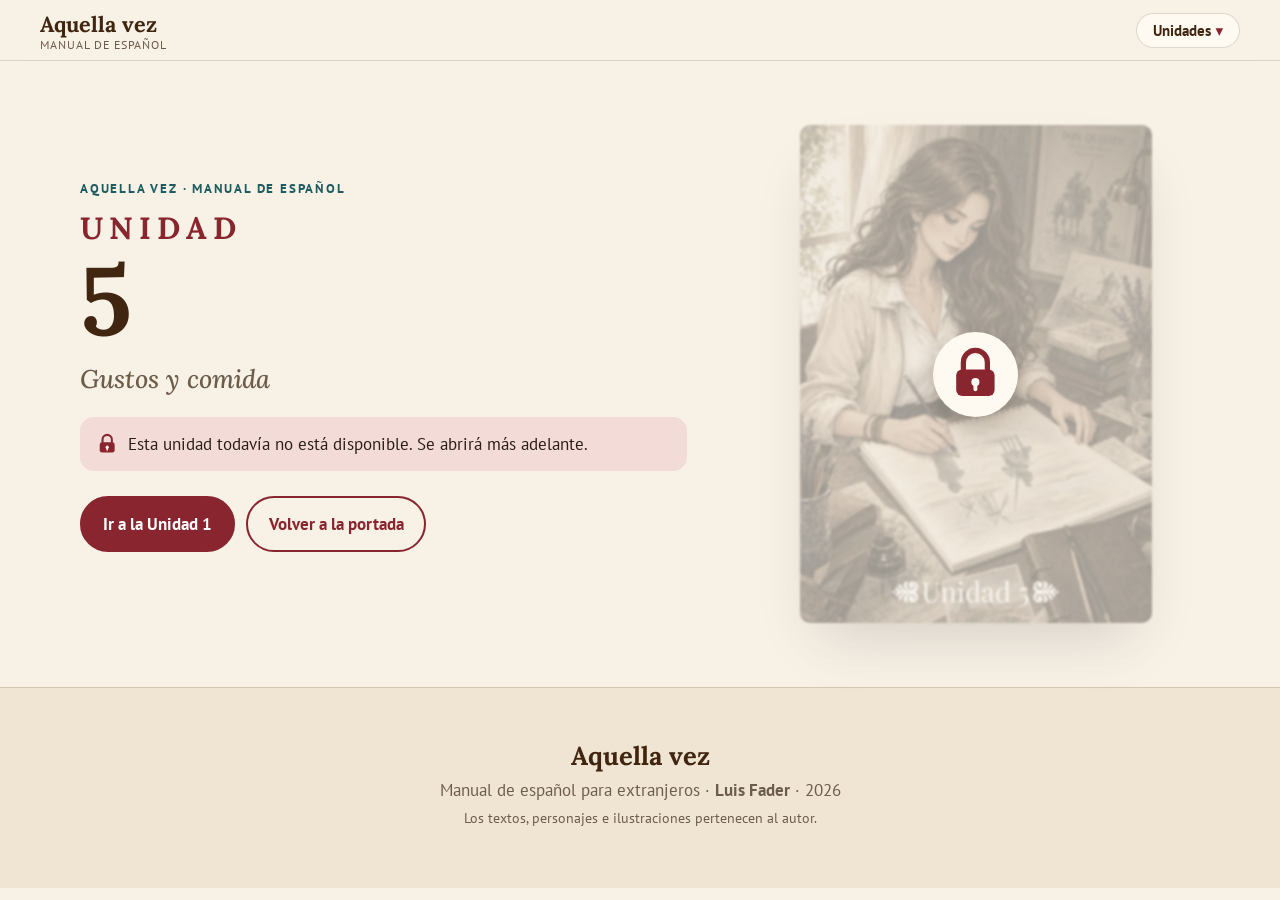
<file: unidad-5.html>
<!doctype html>
<html lang="es">
<head>
<meta charset="utf-8">
<meta name="viewport" content="width=device-width, initial-scale=1">
<title>Unidad 5 · Aquella vez</title>
<meta name="description" content="Unidad 5 del manual de español Aquella vez, de Luis Fader: Gustos y comida.">
<link rel="icon" href="img/favicon.png">
<link rel="preconnect" href="https://fonts.googleapis.com">
<link rel="preconnect" href="https://fonts.gstatic.com" crossorigin>
<link href="https://fonts.googleapis.com/css2?family=Lora:ital,wght@0,500;0,600;0,700;1,500&family=PT+Sans:ital,wght@0,400;0,700;1,400&display=swap" rel="stylesheet">
<link rel="stylesheet" href="assets/style.css?v=b91c34b9">
<meta property="og:title" content="Unidad 5 · Aquella vez">
<meta property="og:description" content="Unidad 5 del manual de español Aquella vez, de Luis Fader: Gustos y comida.">
<meta property="og:image" content="img/651-12.jpg">
</head>
<body class="unit">
<a class="skip" href="#main">Saltar al contenido</a>
<header class="topbar">
  <a class="brand" href="index.html"><span class="brand-mark">Aquella vez</span><span class="brand-sub">Manual de español</span></a>
  <button class="menu-btn" type="button" aria-expanded="false" aria-controls="menu">Unidades</button>
  <nav id="menu" class="menu" aria-label="Unidades">
    <ol><li><a href="unidad-1.html"><b>1</b><span>Saludos, profesiones y números</span></a></li><li><a href="unidad-2.html"><b>2</b><span>La familia, la casa y la hora</span></a></li><li><a href="unidad-3.html"><b>3</b><span>La rutina diaria</span></a></li><li class="locked"><span aria-disabled="true"><b>4</b><span>La ciudad y la casa</span><svg class="lock-ico" viewBox="0 0 24 24" aria-hidden="true"><path d="M7 10V7a5 5 0 0 1 10 0v3" fill="none" stroke="currentColor" stroke-width="2.2" stroke-linecap="round"/><rect x="4" y="10" width="16" height="11" rx="2.5" fill="currentColor"/><circle cx="12" cy="15.2" r="1.7" fill="var(--card)"/><path d="M12 16v2.2" stroke="var(--card)" stroke-width="1.6" stroke-linecap="round"/></svg></span></li><li class="locked"><span aria-disabled="true"><b>5</b><span>Gustos y comida</span><svg class="lock-ico" viewBox="0 0 24 24" aria-hidden="true"><path d="M7 10V7a5 5 0 0 1 10 0v3" fill="none" stroke="currentColor" stroke-width="2.2" stroke-linecap="round"/><rect x="4" y="10" width="16" height="11" rx="2.5" fill="currentColor"/><circle cx="12" cy="15.2" r="1.7" fill="var(--card)"/><path d="M12 16v2.2" stroke="var(--card)" stroke-width="1.6" stroke-linecap="round"/></svg></span></li><li class="locked"><span aria-disabled="true"><b>6</b><span>Acciones en curso y descripciones</span><svg class="lock-ico" viewBox="0 0 24 24" aria-hidden="true"><path d="M7 10V7a5 5 0 0 1 10 0v3" fill="none" stroke="currentColor" stroke-width="2.2" stroke-linecap="round"/><rect x="4" y="10" width="16" height="11" rx="2.5" fill="currentColor"/><circle cx="12" cy="15.2" r="1.7" fill="var(--card)"/><path d="M12 16v2.2" stroke="var(--card)" stroke-width="1.6" stroke-linecap="round"/></svg></span></li><li class="locked"><span aria-disabled="true"><b>7</b><span>El pasado: ¿qué hiciste?</span><svg class="lock-ico" viewBox="0 0 24 24" aria-hidden="true"><path d="M7 10V7a5 5 0 0 1 10 0v3" fill="none" stroke="currentColor" stroke-width="2.2" stroke-linecap="round"/><rect x="4" y="10" width="16" height="11" rx="2.5" fill="currentColor"/><circle cx="12" cy="15.2" r="1.7" fill="var(--card)"/><path d="M12 16v2.2" stroke="var(--card)" stroke-width="1.6" stroke-linecap="round"/></svg></span></li><li class="locked"><span aria-disabled="true"><b>8</b><span>Recuerdos, salud y planes</span><svg class="lock-ico" viewBox="0 0 24 24" aria-hidden="true"><path d="M7 10V7a5 5 0 0 1 10 0v3" fill="none" stroke="currentColor" stroke-width="2.2" stroke-linecap="round"/><rect x="4" y="10" width="16" height="11" rx="2.5" fill="currentColor"/><circle cx="12" cy="15.2" r="1.7" fill="var(--card)"/><path d="M12 16v2.2" stroke="var(--card)" stroke-width="1.6" stroke-linecap="round"/></svg></span></li><li class="locked"><span aria-disabled="true"><b>9</b><span>Órdenes, comparaciones y misterios</span><svg class="lock-ico" viewBox="0 0 24 24" aria-hidden="true"><path d="M7 10V7a5 5 0 0 1 10 0v3" fill="none" stroke="currentColor" stroke-width="2.2" stroke-linecap="round"/><rect x="4" y="10" width="16" height="11" rx="2.5" fill="currentColor"/><circle cx="12" cy="15.2" r="1.7" fill="var(--card)"/><path d="M12 16v2.2" stroke="var(--card)" stroke-width="1.6" stroke-linecap="round"/></svg></span></li><li class="locked"><span aria-disabled="true"><b>10</b><span>Biografías, estados y despedida</span><svg class="lock-ico" viewBox="0 0 24 24" aria-hidden="true"><path d="M7 10V7a5 5 0 0 1 10 0v3" fill="none" stroke="currentColor" stroke-width="2.2" stroke-linecap="round"/><rect x="4" y="10" width="16" height="11" rx="2.5" fill="currentColor"/><circle cx="12" cy="15.2" r="1.7" fill="var(--card)"/><path d="M12 16v2.2" stroke="var(--card)" stroke-width="1.6" stroke-linecap="round"/></svg></span></li></ol>
    <a class="menu-extra" href="entrevista.html">Entrevista con el autor</a>
    <a class="menu-extra curio" href="curiosidades.html">Curiosidades de Argentina</a>
    <a class="menu-extra test" href="test-final.html">Test final</a>
  </nav>
</header>
<main id="main">
<section class="unit-hero unit-locked">
  <div class="unit-hero-text">
    <p class="eyebrow">Aquella vez · Manual de español</p>
    <h1><span>Unidad</span> 5</h1>
    <p class="tema">Gustos y comida</p>
    <p class="locked-msg"><svg class="lock-ico" viewBox="0 0 24 24" aria-hidden="true"><path d="M7 10V7a5 5 0 0 1 10 0v3" fill="none" stroke="currentColor" stroke-width="2.2" stroke-linecap="round"/><rect x="4" y="10" width="16" height="11" rx="2.5" fill="currentColor"/><circle cx="12" cy="15.2" r="1.7" fill="var(--card)"/><path d="M12 16v2.2" stroke="var(--card)" stroke-width="1.6" stroke-linecap="round"/></svg> Esta unidad todavía no está disponible. Se abrirá más adelante.</p>
    <p class="cta"><a class="btn" href="unidad-1.html">Ir a la Unidad 1</a><a class="btn ghost" href="index.html">Volver a la portada</a></p>
  </div>
  <figure class="unit-cover locked-cover"><img src="img/2909-5.jpg" width="990" height="1400" alt="Portada de la unidad 5"><span class="lock-badge"><svg class="lock-ico" viewBox="0 0 24 24" aria-hidden="true"><path d="M7 10V7a5 5 0 0 1 10 0v3" fill="none" stroke="currentColor" stroke-width="2.2" stroke-linecap="round"/><rect x="4" y="10" width="16" height="11" rx="2.5" fill="currentColor"/><circle cx="12" cy="15.2" r="1.7" fill="var(--card)"/><path d="M12 16v2.2" stroke="var(--card)" stroke-width="1.6" stroke-linecap="round"/></svg></span></figure>
</section>
</main>
<footer class="foot">
  <p class="foot-brand">Aquella vez</p>
  <p>Manual de español para extranjeros · <strong>Luis Fader</strong> · 2026</p>
  <p class="foot-small">Los textos, personajes e ilustraciones pertenecen al autor.</p>
</footer>
<div class="lightbox" hidden><button type="button" class="lb-close" aria-label="Cerrar">×</button><img alt=""></div>
<script src="assets/site.js?v=1da9e364"></script>
</body>
</html>
</file>
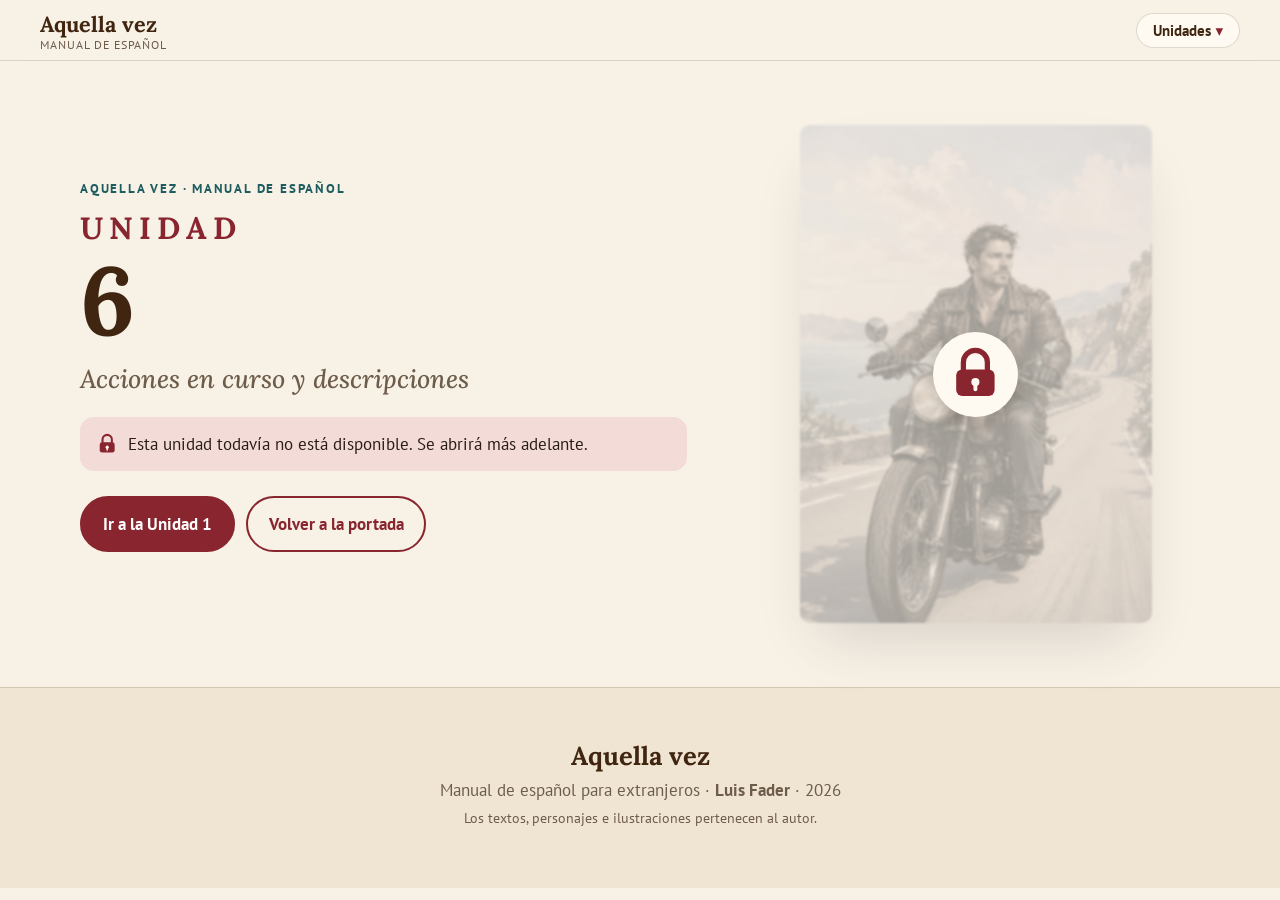
<file: unidad-6.html>
<!doctype html>
<html lang="es">
<head>
<meta charset="utf-8">
<meta name="viewport" content="width=device-width, initial-scale=1">
<title>Unidad 6 · Aquella vez</title>
<meta name="description" content="Unidad 6 del manual de español Aquella vez, de Luis Fader: Acciones en curso y descripciones.">
<link rel="icon" href="img/favicon.png">
<link rel="preconnect" href="https://fonts.googleapis.com">
<link rel="preconnect" href="https://fonts.gstatic.com" crossorigin>
<link href="https://fonts.googleapis.com/css2?family=Lora:ital,wght@0,500;0,600;0,700;1,500&family=PT+Sans:ital,wght@0,400;0,700;1,400&display=swap" rel="stylesheet">
<link rel="stylesheet" href="assets/style.css?v=b91c34b9">
<meta property="og:title" content="Unidad 6 · Aquella vez">
<meta property="og:description" content="Unidad 6 del manual de español Aquella vez, de Luis Fader: Acciones en curso y descripciones.">
<meta property="og:image" content="img/651-12.jpg">
</head>
<body class="unit">
<a class="skip" href="#main">Saltar al contenido</a>
<header class="topbar">
  <a class="brand" href="index.html"><span class="brand-mark">Aquella vez</span><span class="brand-sub">Manual de español</span></a>
  <button class="menu-btn" type="button" aria-expanded="false" aria-controls="menu">Unidades</button>
  <nav id="menu" class="menu" aria-label="Unidades">
    <ol><li><a href="unidad-1.html"><b>1</b><span>Saludos, profesiones y números</span></a></li><li><a href="unidad-2.html"><b>2</b><span>La familia, la casa y la hora</span></a></li><li><a href="unidad-3.html"><b>3</b><span>La rutina diaria</span></a></li><li class="locked"><span aria-disabled="true"><b>4</b><span>La ciudad y la casa</span><svg class="lock-ico" viewBox="0 0 24 24" aria-hidden="true"><path d="M7 10V7a5 5 0 0 1 10 0v3" fill="none" stroke="currentColor" stroke-width="2.2" stroke-linecap="round"/><rect x="4" y="10" width="16" height="11" rx="2.5" fill="currentColor"/><circle cx="12" cy="15.2" r="1.7" fill="var(--card)"/><path d="M12 16v2.2" stroke="var(--card)" stroke-width="1.6" stroke-linecap="round"/></svg></span></li><li class="locked"><span aria-disabled="true"><b>5</b><span>Gustos y comida</span><svg class="lock-ico" viewBox="0 0 24 24" aria-hidden="true"><path d="M7 10V7a5 5 0 0 1 10 0v3" fill="none" stroke="currentColor" stroke-width="2.2" stroke-linecap="round"/><rect x="4" y="10" width="16" height="11" rx="2.5" fill="currentColor"/><circle cx="12" cy="15.2" r="1.7" fill="var(--card)"/><path d="M12 16v2.2" stroke="var(--card)" stroke-width="1.6" stroke-linecap="round"/></svg></span></li><li class="locked"><span aria-disabled="true"><b>6</b><span>Acciones en curso y descripciones</span><svg class="lock-ico" viewBox="0 0 24 24" aria-hidden="true"><path d="M7 10V7a5 5 0 0 1 10 0v3" fill="none" stroke="currentColor" stroke-width="2.2" stroke-linecap="round"/><rect x="4" y="10" width="16" height="11" rx="2.5" fill="currentColor"/><circle cx="12" cy="15.2" r="1.7" fill="var(--card)"/><path d="M12 16v2.2" stroke="var(--card)" stroke-width="1.6" stroke-linecap="round"/></svg></span></li><li class="locked"><span aria-disabled="true"><b>7</b><span>El pasado: ¿qué hiciste?</span><svg class="lock-ico" viewBox="0 0 24 24" aria-hidden="true"><path d="M7 10V7a5 5 0 0 1 10 0v3" fill="none" stroke="currentColor" stroke-width="2.2" stroke-linecap="round"/><rect x="4" y="10" width="16" height="11" rx="2.5" fill="currentColor"/><circle cx="12" cy="15.2" r="1.7" fill="var(--card)"/><path d="M12 16v2.2" stroke="var(--card)" stroke-width="1.6" stroke-linecap="round"/></svg></span></li><li class="locked"><span aria-disabled="true"><b>8</b><span>Recuerdos, salud y planes</span><svg class="lock-ico" viewBox="0 0 24 24" aria-hidden="true"><path d="M7 10V7a5 5 0 0 1 10 0v3" fill="none" stroke="currentColor" stroke-width="2.2" stroke-linecap="round"/><rect x="4" y="10" width="16" height="11" rx="2.5" fill="currentColor"/><circle cx="12" cy="15.2" r="1.7" fill="var(--card)"/><path d="M12 16v2.2" stroke="var(--card)" stroke-width="1.6" stroke-linecap="round"/></svg></span></li><li class="locked"><span aria-disabled="true"><b>9</b><span>Órdenes, comparaciones y misterios</span><svg class="lock-ico" viewBox="0 0 24 24" aria-hidden="true"><path d="M7 10V7a5 5 0 0 1 10 0v3" fill="none" stroke="currentColor" stroke-width="2.2" stroke-linecap="round"/><rect x="4" y="10" width="16" height="11" rx="2.5" fill="currentColor"/><circle cx="12" cy="15.2" r="1.7" fill="var(--card)"/><path d="M12 16v2.2" stroke="var(--card)" stroke-width="1.6" stroke-linecap="round"/></svg></span></li><li class="locked"><span aria-disabled="true"><b>10</b><span>Biografías, estados y despedida</span><svg class="lock-ico" viewBox="0 0 24 24" aria-hidden="true"><path d="M7 10V7a5 5 0 0 1 10 0v3" fill="none" stroke="currentColor" stroke-width="2.2" stroke-linecap="round"/><rect x="4" y="10" width="16" height="11" rx="2.5" fill="currentColor"/><circle cx="12" cy="15.2" r="1.7" fill="var(--card)"/><path d="M12 16v2.2" stroke="var(--card)" stroke-width="1.6" stroke-linecap="round"/></svg></span></li></ol>
    <a class="menu-extra" href="entrevista.html">Entrevista con el autor</a>
    <a class="menu-extra curio" href="curiosidades.html">Curiosidades de Argentina</a>
    <a class="menu-extra test" href="test-final.html">Test final</a>
  </nav>
</header>
<main id="main">
<section class="unit-hero unit-locked">
  <div class="unit-hero-text">
    <p class="eyebrow">Aquella vez · Manual de español</p>
    <h1><span>Unidad</span> 6</h1>
    <p class="tema">Acciones en curso y descripciones</p>
    <p class="locked-msg"><svg class="lock-ico" viewBox="0 0 24 24" aria-hidden="true"><path d="M7 10V7a5 5 0 0 1 10 0v3" fill="none" stroke="currentColor" stroke-width="2.2" stroke-linecap="round"/><rect x="4" y="10" width="16" height="11" rx="2.5" fill="currentColor"/><circle cx="12" cy="15.2" r="1.7" fill="var(--card)"/><path d="M12 16v2.2" stroke="var(--card)" stroke-width="1.6" stroke-linecap="round"/></svg> Esta unidad todavía no está disponible. Se abrirá más adelante.</p>
    <p class="cta"><a class="btn" href="unidad-1.html">Ir a la Unidad 1</a><a class="btn ghost" href="index.html">Volver a la portada</a></p>
  </div>
  <figure class="unit-cover locked-cover"><img src="img/639-150.jpg" width="990" height="1400" alt="Portada de la unidad 6"><span class="lock-badge"><svg class="lock-ico" viewBox="0 0 24 24" aria-hidden="true"><path d="M7 10V7a5 5 0 0 1 10 0v3" fill="none" stroke="currentColor" stroke-width="2.2" stroke-linecap="round"/><rect x="4" y="10" width="16" height="11" rx="2.5" fill="currentColor"/><circle cx="12" cy="15.2" r="1.7" fill="var(--card)"/><path d="M12 16v2.2" stroke="var(--card)" stroke-width="1.6" stroke-linecap="round"/></svg></span></figure>
</section>
</main>
<footer class="foot">
  <p class="foot-brand">Aquella vez</p>
  <p>Manual de español para extranjeros · <strong>Luis Fader</strong> · 2026</p>
  <p class="foot-small">Los textos, personajes e ilustraciones pertenecen al autor.</p>
</footer>
<div class="lightbox" hidden><button type="button" class="lb-close" aria-label="Cerrar">×</button><img alt=""></div>
<script src="assets/site.js?v=1da9e364"></script>
</body>
</html>
</file>
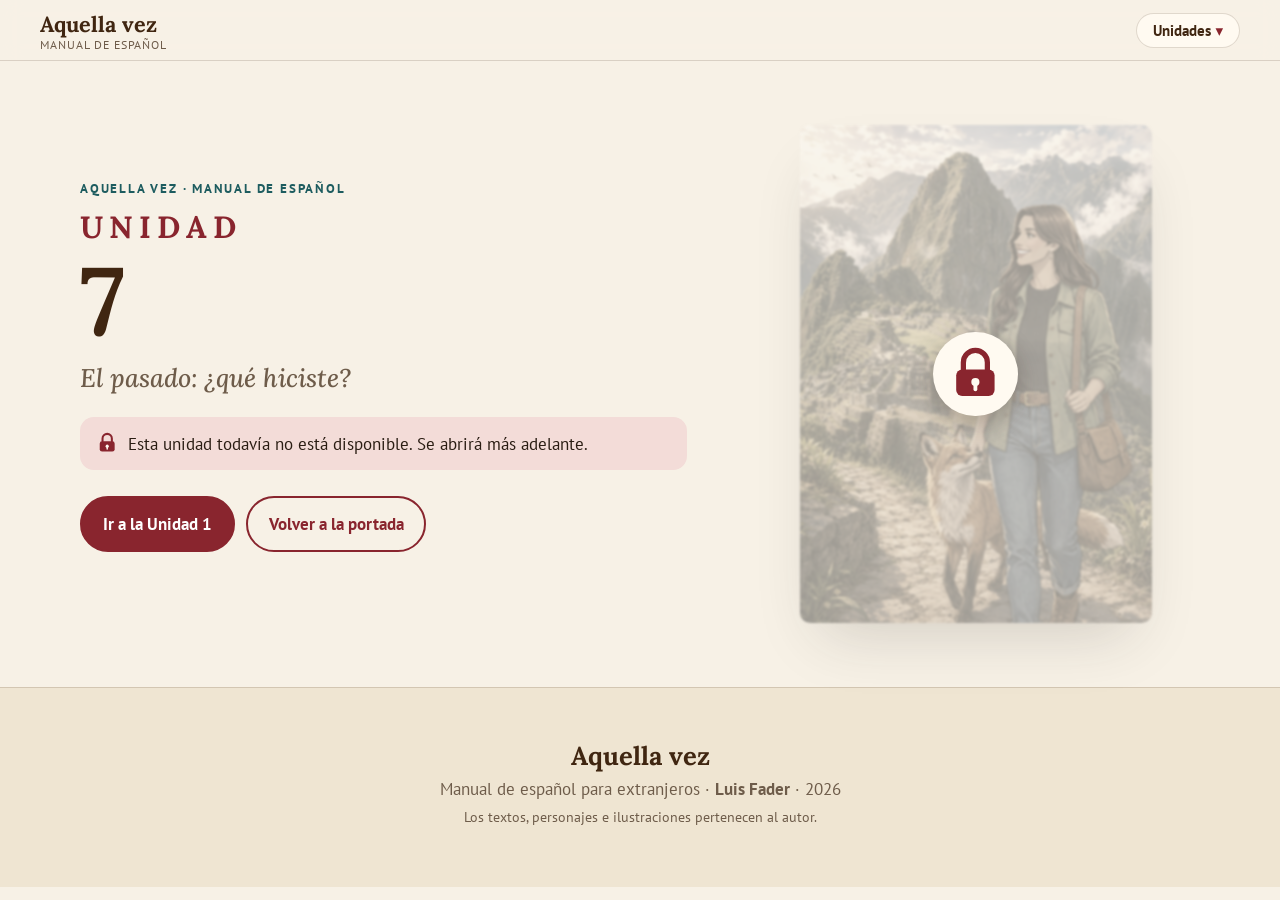
<file: unidad-7.html>
<!doctype html>
<html lang="es">
<head>
<meta charset="utf-8">
<meta name="viewport" content="width=device-width, initial-scale=1">
<title>Unidad 7 · Aquella vez</title>
<meta name="description" content="Unidad 7 del manual de español Aquella vez, de Luis Fader: El pasado: ¿qué hiciste?.">
<link rel="icon" href="img/favicon.png">
<link rel="preconnect" href="https://fonts.googleapis.com">
<link rel="preconnect" href="https://fonts.gstatic.com" crossorigin>
<link href="https://fonts.googleapis.com/css2?family=Lora:ital,wght@0,500;0,600;0,700;1,500&family=PT+Sans:ital,wght@0,400;0,700;1,400&display=swap" rel="stylesheet">
<link rel="stylesheet" href="assets/style.css?v=b91c34b9">
<meta property="og:title" content="Unidad 7 · Aquella vez">
<meta property="og:description" content="Unidad 7 del manual de español Aquella vez, de Luis Fader: El pasado: ¿qué hiciste?.">
<meta property="og:image" content="img/651-12.jpg">
</head>
<body class="unit">
<a class="skip" href="#main">Saltar al contenido</a>
<header class="topbar">
  <a class="brand" href="index.html"><span class="brand-mark">Aquella vez</span><span class="brand-sub">Manual de español</span></a>
  <button class="menu-btn" type="button" aria-expanded="false" aria-controls="menu">Unidades</button>
  <nav id="menu" class="menu" aria-label="Unidades">
    <ol><li><a href="unidad-1.html"><b>1</b><span>Saludos, profesiones y números</span></a></li><li><a href="unidad-2.html"><b>2</b><span>La familia, la casa y la hora</span></a></li><li><a href="unidad-3.html"><b>3</b><span>La rutina diaria</span></a></li><li class="locked"><span aria-disabled="true"><b>4</b><span>La ciudad y la casa</span><svg class="lock-ico" viewBox="0 0 24 24" aria-hidden="true"><path d="M7 10V7a5 5 0 0 1 10 0v3" fill="none" stroke="currentColor" stroke-width="2.2" stroke-linecap="round"/><rect x="4" y="10" width="16" height="11" rx="2.5" fill="currentColor"/><circle cx="12" cy="15.2" r="1.7" fill="var(--card)"/><path d="M12 16v2.2" stroke="var(--card)" stroke-width="1.6" stroke-linecap="round"/></svg></span></li><li class="locked"><span aria-disabled="true"><b>5</b><span>Gustos y comida</span><svg class="lock-ico" viewBox="0 0 24 24" aria-hidden="true"><path d="M7 10V7a5 5 0 0 1 10 0v3" fill="none" stroke="currentColor" stroke-width="2.2" stroke-linecap="round"/><rect x="4" y="10" width="16" height="11" rx="2.5" fill="currentColor"/><circle cx="12" cy="15.2" r="1.7" fill="var(--card)"/><path d="M12 16v2.2" stroke="var(--card)" stroke-width="1.6" stroke-linecap="round"/></svg></span></li><li class="locked"><span aria-disabled="true"><b>6</b><span>Acciones en curso y descripciones</span><svg class="lock-ico" viewBox="0 0 24 24" aria-hidden="true"><path d="M7 10V7a5 5 0 0 1 10 0v3" fill="none" stroke="currentColor" stroke-width="2.2" stroke-linecap="round"/><rect x="4" y="10" width="16" height="11" rx="2.5" fill="currentColor"/><circle cx="12" cy="15.2" r="1.7" fill="var(--card)"/><path d="M12 16v2.2" stroke="var(--card)" stroke-width="1.6" stroke-linecap="round"/></svg></span></li><li class="locked"><span aria-disabled="true"><b>7</b><span>El pasado: ¿qué hiciste?</span><svg class="lock-ico" viewBox="0 0 24 24" aria-hidden="true"><path d="M7 10V7a5 5 0 0 1 10 0v3" fill="none" stroke="currentColor" stroke-width="2.2" stroke-linecap="round"/><rect x="4" y="10" width="16" height="11" rx="2.5" fill="currentColor"/><circle cx="12" cy="15.2" r="1.7" fill="var(--card)"/><path d="M12 16v2.2" stroke="var(--card)" stroke-width="1.6" stroke-linecap="round"/></svg></span></li><li class="locked"><span aria-disabled="true"><b>8</b><span>Recuerdos, salud y planes</span><svg class="lock-ico" viewBox="0 0 24 24" aria-hidden="true"><path d="M7 10V7a5 5 0 0 1 10 0v3" fill="none" stroke="currentColor" stroke-width="2.2" stroke-linecap="round"/><rect x="4" y="10" width="16" height="11" rx="2.5" fill="currentColor"/><circle cx="12" cy="15.2" r="1.7" fill="var(--card)"/><path d="M12 16v2.2" stroke="var(--card)" stroke-width="1.6" stroke-linecap="round"/></svg></span></li><li class="locked"><span aria-disabled="true"><b>9</b><span>Órdenes, comparaciones y misterios</span><svg class="lock-ico" viewBox="0 0 24 24" aria-hidden="true"><path d="M7 10V7a5 5 0 0 1 10 0v3" fill="none" stroke="currentColor" stroke-width="2.2" stroke-linecap="round"/><rect x="4" y="10" width="16" height="11" rx="2.5" fill="currentColor"/><circle cx="12" cy="15.2" r="1.7" fill="var(--card)"/><path d="M12 16v2.2" stroke="var(--card)" stroke-width="1.6" stroke-linecap="round"/></svg></span></li><li class="locked"><span aria-disabled="true"><b>10</b><span>Biografías, estados y despedida</span><svg class="lock-ico" viewBox="0 0 24 24" aria-hidden="true"><path d="M7 10V7a5 5 0 0 1 10 0v3" fill="none" stroke="currentColor" stroke-width="2.2" stroke-linecap="round"/><rect x="4" y="10" width="16" height="11" rx="2.5" fill="currentColor"/><circle cx="12" cy="15.2" r="1.7" fill="var(--card)"/><path d="M12 16v2.2" stroke="var(--card)" stroke-width="1.6" stroke-linecap="round"/></svg></span></li></ol>
    <a class="menu-extra" href="entrevista.html">Entrevista con el autor</a>
    <a class="menu-extra curio" href="curiosidades.html">Curiosidades de Argentina</a>
    <a class="menu-extra test" href="test-final.html">Test final</a>
  </nav>
</header>
<main id="main">
<section class="unit-hero unit-locked">
  <div class="unit-hero-text">
    <p class="eyebrow">Aquella vez · Manual de español</p>
    <h1><span>Unidad</span> 7</h1>
    <p class="tema">El pasado: ¿qué hiciste?</p>
    <p class="locked-msg"><svg class="lock-ico" viewBox="0 0 24 24" aria-hidden="true"><path d="M7 10V7a5 5 0 0 1 10 0v3" fill="none" stroke="currentColor" stroke-width="2.2" stroke-linecap="round"/><rect x="4" y="10" width="16" height="11" rx="2.5" fill="currentColor"/><circle cx="12" cy="15.2" r="1.7" fill="var(--card)"/><path d="M12 16v2.2" stroke="var(--card)" stroke-width="1.6" stroke-linecap="round"/></svg> Esta unidad todavía no está disponible. Se abrirá más adelante.</p>
    <p class="cta"><a class="btn" href="unidad-1.html">Ir a la Unidad 1</a><a class="btn ghost" href="index.html">Volver a la portada</a></p>
  </div>
  <figure class="unit-cover locked-cover"><img src="img/639-404.jpg" width="991" height="1400" alt="Portada de la unidad 7"><span class="lock-badge"><svg class="lock-ico" viewBox="0 0 24 24" aria-hidden="true"><path d="M7 10V7a5 5 0 0 1 10 0v3" fill="none" stroke="currentColor" stroke-width="2.2" stroke-linecap="round"/><rect x="4" y="10" width="16" height="11" rx="2.5" fill="currentColor"/><circle cx="12" cy="15.2" r="1.7" fill="var(--card)"/><path d="M12 16v2.2" stroke="var(--card)" stroke-width="1.6" stroke-linecap="round"/></svg></span></figure>
</section>
</main>
<footer class="foot">
  <p class="foot-brand">Aquella vez</p>
  <p>Manual de español para extranjeros · <strong>Luis Fader</strong> · 2026</p>
  <p class="foot-small">Los textos, personajes e ilustraciones pertenecen al autor.</p>
</footer>
<div class="lightbox" hidden><button type="button" class="lb-close" aria-label="Cerrar">×</button><img alt=""></div>
<script src="assets/site.js?v=1da9e364"></script>
</body>
</html>
</file>
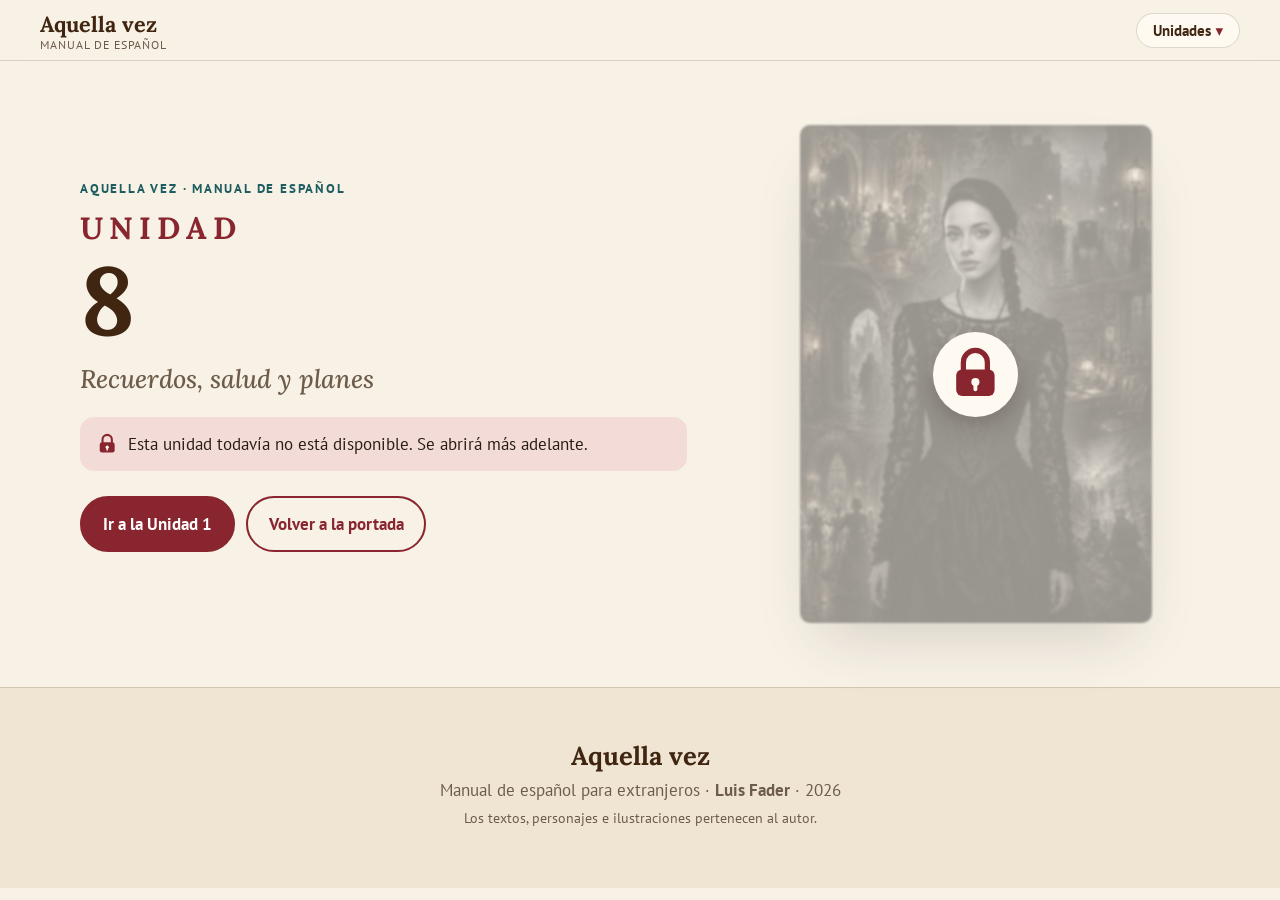
<file: unidad-8.html>
<!doctype html>
<html lang="es">
<head>
<meta charset="utf-8">
<meta name="viewport" content="width=device-width, initial-scale=1">
<title>Unidad 8 · Aquella vez</title>
<meta name="description" content="Unidad 8 del manual de español Aquella vez, de Luis Fader: Recuerdos, salud y planes.">
<link rel="icon" href="img/favicon.png">
<link rel="preconnect" href="https://fonts.googleapis.com">
<link rel="preconnect" href="https://fonts.gstatic.com" crossorigin>
<link href="https://fonts.googleapis.com/css2?family=Lora:ital,wght@0,500;0,600;0,700;1,500&family=PT+Sans:ital,wght@0,400;0,700;1,400&display=swap" rel="stylesheet">
<link rel="stylesheet" href="assets/style.css?v=b91c34b9">
<meta property="og:title" content="Unidad 8 · Aquella vez">
<meta property="og:description" content="Unidad 8 del manual de español Aquella vez, de Luis Fader: Recuerdos, salud y planes.">
<meta property="og:image" content="img/651-12.jpg">
</head>
<body class="unit">
<a class="skip" href="#main">Saltar al contenido</a>
<header class="topbar">
  <a class="brand" href="index.html"><span class="brand-mark">Aquella vez</span><span class="brand-sub">Manual de español</span></a>
  <button class="menu-btn" type="button" aria-expanded="false" aria-controls="menu">Unidades</button>
  <nav id="menu" class="menu" aria-label="Unidades">
    <ol><li><a href="unidad-1.html"><b>1</b><span>Saludos, profesiones y números</span></a></li><li><a href="unidad-2.html"><b>2</b><span>La familia, la casa y la hora</span></a></li><li><a href="unidad-3.html"><b>3</b><span>La rutina diaria</span></a></li><li class="locked"><span aria-disabled="true"><b>4</b><span>La ciudad y la casa</span><svg class="lock-ico" viewBox="0 0 24 24" aria-hidden="true"><path d="M7 10V7a5 5 0 0 1 10 0v3" fill="none" stroke="currentColor" stroke-width="2.2" stroke-linecap="round"/><rect x="4" y="10" width="16" height="11" rx="2.5" fill="currentColor"/><circle cx="12" cy="15.2" r="1.7" fill="var(--card)"/><path d="M12 16v2.2" stroke="var(--card)" stroke-width="1.6" stroke-linecap="round"/></svg></span></li><li class="locked"><span aria-disabled="true"><b>5</b><span>Gustos y comida</span><svg class="lock-ico" viewBox="0 0 24 24" aria-hidden="true"><path d="M7 10V7a5 5 0 0 1 10 0v3" fill="none" stroke="currentColor" stroke-width="2.2" stroke-linecap="round"/><rect x="4" y="10" width="16" height="11" rx="2.5" fill="currentColor"/><circle cx="12" cy="15.2" r="1.7" fill="var(--card)"/><path d="M12 16v2.2" stroke="var(--card)" stroke-width="1.6" stroke-linecap="round"/></svg></span></li><li class="locked"><span aria-disabled="true"><b>6</b><span>Acciones en curso y descripciones</span><svg class="lock-ico" viewBox="0 0 24 24" aria-hidden="true"><path d="M7 10V7a5 5 0 0 1 10 0v3" fill="none" stroke="currentColor" stroke-width="2.2" stroke-linecap="round"/><rect x="4" y="10" width="16" height="11" rx="2.5" fill="currentColor"/><circle cx="12" cy="15.2" r="1.7" fill="var(--card)"/><path d="M12 16v2.2" stroke="var(--card)" stroke-width="1.6" stroke-linecap="round"/></svg></span></li><li class="locked"><span aria-disabled="true"><b>7</b><span>El pasado: ¿qué hiciste?</span><svg class="lock-ico" viewBox="0 0 24 24" aria-hidden="true"><path d="M7 10V7a5 5 0 0 1 10 0v3" fill="none" stroke="currentColor" stroke-width="2.2" stroke-linecap="round"/><rect x="4" y="10" width="16" height="11" rx="2.5" fill="currentColor"/><circle cx="12" cy="15.2" r="1.7" fill="var(--card)"/><path d="M12 16v2.2" stroke="var(--card)" stroke-width="1.6" stroke-linecap="round"/></svg></span></li><li class="locked"><span aria-disabled="true"><b>8</b><span>Recuerdos, salud y planes</span><svg class="lock-ico" viewBox="0 0 24 24" aria-hidden="true"><path d="M7 10V7a5 5 0 0 1 10 0v3" fill="none" stroke="currentColor" stroke-width="2.2" stroke-linecap="round"/><rect x="4" y="10" width="16" height="11" rx="2.5" fill="currentColor"/><circle cx="12" cy="15.2" r="1.7" fill="var(--card)"/><path d="M12 16v2.2" stroke="var(--card)" stroke-width="1.6" stroke-linecap="round"/></svg></span></li><li class="locked"><span aria-disabled="true"><b>9</b><span>Órdenes, comparaciones y misterios</span><svg class="lock-ico" viewBox="0 0 24 24" aria-hidden="true"><path d="M7 10V7a5 5 0 0 1 10 0v3" fill="none" stroke="currentColor" stroke-width="2.2" stroke-linecap="round"/><rect x="4" y="10" width="16" height="11" rx="2.5" fill="currentColor"/><circle cx="12" cy="15.2" r="1.7" fill="var(--card)"/><path d="M12 16v2.2" stroke="var(--card)" stroke-width="1.6" stroke-linecap="round"/></svg></span></li><li class="locked"><span aria-disabled="true"><b>10</b><span>Biografías, estados y despedida</span><svg class="lock-ico" viewBox="0 0 24 24" aria-hidden="true"><path d="M7 10V7a5 5 0 0 1 10 0v3" fill="none" stroke="currentColor" stroke-width="2.2" stroke-linecap="round"/><rect x="4" y="10" width="16" height="11" rx="2.5" fill="currentColor"/><circle cx="12" cy="15.2" r="1.7" fill="var(--card)"/><path d="M12 16v2.2" stroke="var(--card)" stroke-width="1.6" stroke-linecap="round"/></svg></span></li></ol>
    <a class="menu-extra" href="entrevista.html">Entrevista con el autor</a>
    <a class="menu-extra curio" href="curiosidades.html">Curiosidades de Argentina</a>
    <a class="menu-extra test" href="test-final.html">Test final</a>
  </nav>
</header>
<main id="main">
<section class="unit-hero unit-locked">
  <div class="unit-hero-text">
    <p class="eyebrow">Aquella vez · Manual de español</p>
    <h1><span>Unidad</span> 8</h1>
    <p class="tema">Recuerdos, salud y planes</p>
    <p class="locked-msg"><svg class="lock-ico" viewBox="0 0 24 24" aria-hidden="true"><path d="M7 10V7a5 5 0 0 1 10 0v3" fill="none" stroke="currentColor" stroke-width="2.2" stroke-linecap="round"/><rect x="4" y="10" width="16" height="11" rx="2.5" fill="currentColor"/><circle cx="12" cy="15.2" r="1.7" fill="var(--card)"/><path d="M12 16v2.2" stroke="var(--card)" stroke-width="1.6" stroke-linecap="round"/></svg> Esta unidad todavía no está disponible. Se abrirá más adelante.</p>
    <p class="cta"><a class="btn" href="unidad-1.html">Ir a la Unidad 1</a><a class="btn ghost" href="index.html">Volver a la portada</a></p>
  </div>
  <figure class="unit-cover locked-cover"><img src="img/639-412.jpg" width="990" height="1400" alt="Portada de la unidad 8"><span class="lock-badge"><svg class="lock-ico" viewBox="0 0 24 24" aria-hidden="true"><path d="M7 10V7a5 5 0 0 1 10 0v3" fill="none" stroke="currentColor" stroke-width="2.2" stroke-linecap="round"/><rect x="4" y="10" width="16" height="11" rx="2.5" fill="currentColor"/><circle cx="12" cy="15.2" r="1.7" fill="var(--card)"/><path d="M12 16v2.2" stroke="var(--card)" stroke-width="1.6" stroke-linecap="round"/></svg></span></figure>
</section>
</main>
<footer class="foot">
  <p class="foot-brand">Aquella vez</p>
  <p>Manual de español para extranjeros · <strong>Luis Fader</strong> · 2026</p>
  <p class="foot-small">Los textos, personajes e ilustraciones pertenecen al autor.</p>
</footer>
<div class="lightbox" hidden><button type="button" class="lb-close" aria-label="Cerrar">×</button><img alt=""></div>
<script src="assets/site.js?v=1da9e364"></script>
</body>
</html>
</file>
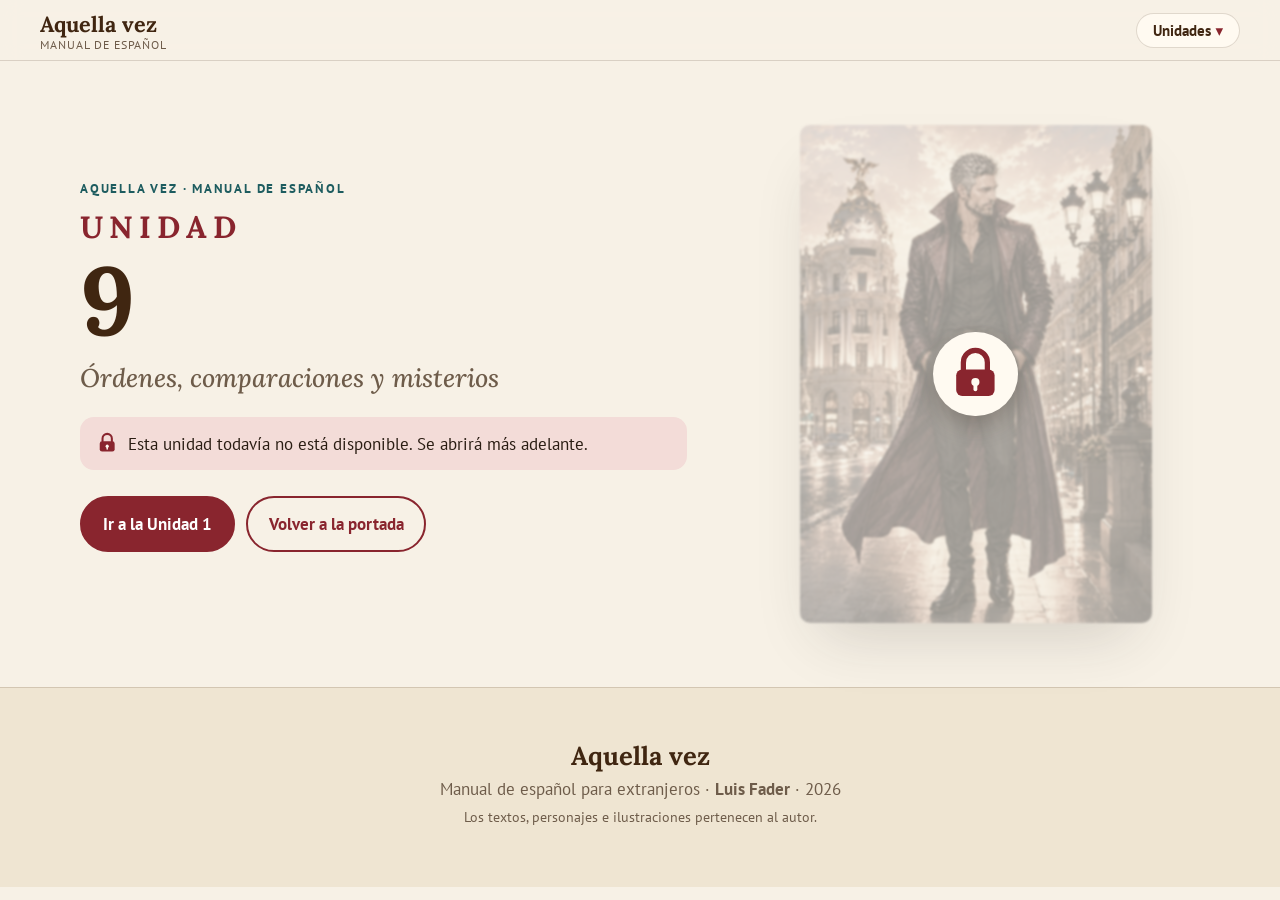
<file: unidad-9.html>
<!doctype html>
<html lang="es">
<head>
<meta charset="utf-8">
<meta name="viewport" content="width=device-width, initial-scale=1">
<title>Unidad 9 · Aquella vez</title>
<meta name="description" content="Unidad 9 del manual de español Aquella vez, de Luis Fader: Órdenes, comparaciones y misterios.">
<link rel="icon" href="img/favicon.png">
<link rel="preconnect" href="https://fonts.googleapis.com">
<link rel="preconnect" href="https://fonts.gstatic.com" crossorigin>
<link href="https://fonts.googleapis.com/css2?family=Lora:ital,wght@0,500;0,600;0,700;1,500&family=PT+Sans:ital,wght@0,400;0,700;1,400&display=swap" rel="stylesheet">
<link rel="stylesheet" href="assets/style.css?v=b91c34b9">
<meta property="og:title" content="Unidad 9 · Aquella vez">
<meta property="og:description" content="Unidad 9 del manual de español Aquella vez, de Luis Fader: Órdenes, comparaciones y misterios.">
<meta property="og:image" content="img/651-12.jpg">
</head>
<body class="unit">
<a class="skip" href="#main">Saltar al contenido</a>
<header class="topbar">
  <a class="brand" href="index.html"><span class="brand-mark">Aquella vez</span><span class="brand-sub">Manual de español</span></a>
  <button class="menu-btn" type="button" aria-expanded="false" aria-controls="menu">Unidades</button>
  <nav id="menu" class="menu" aria-label="Unidades">
    <ol><li><a href="unidad-1.html"><b>1</b><span>Saludos, profesiones y números</span></a></li><li><a href="unidad-2.html"><b>2</b><span>La familia, la casa y la hora</span></a></li><li><a href="unidad-3.html"><b>3</b><span>La rutina diaria</span></a></li><li class="locked"><span aria-disabled="true"><b>4</b><span>La ciudad y la casa</span><svg class="lock-ico" viewBox="0 0 24 24" aria-hidden="true"><path d="M7 10V7a5 5 0 0 1 10 0v3" fill="none" stroke="currentColor" stroke-width="2.2" stroke-linecap="round"/><rect x="4" y="10" width="16" height="11" rx="2.5" fill="currentColor"/><circle cx="12" cy="15.2" r="1.7" fill="var(--card)"/><path d="M12 16v2.2" stroke="var(--card)" stroke-width="1.6" stroke-linecap="round"/></svg></span></li><li class="locked"><span aria-disabled="true"><b>5</b><span>Gustos y comida</span><svg class="lock-ico" viewBox="0 0 24 24" aria-hidden="true"><path d="M7 10V7a5 5 0 0 1 10 0v3" fill="none" stroke="currentColor" stroke-width="2.2" stroke-linecap="round"/><rect x="4" y="10" width="16" height="11" rx="2.5" fill="currentColor"/><circle cx="12" cy="15.2" r="1.7" fill="var(--card)"/><path d="M12 16v2.2" stroke="var(--card)" stroke-width="1.6" stroke-linecap="round"/></svg></span></li><li class="locked"><span aria-disabled="true"><b>6</b><span>Acciones en curso y descripciones</span><svg class="lock-ico" viewBox="0 0 24 24" aria-hidden="true"><path d="M7 10V7a5 5 0 0 1 10 0v3" fill="none" stroke="currentColor" stroke-width="2.2" stroke-linecap="round"/><rect x="4" y="10" width="16" height="11" rx="2.5" fill="currentColor"/><circle cx="12" cy="15.2" r="1.7" fill="var(--card)"/><path d="M12 16v2.2" stroke="var(--card)" stroke-width="1.6" stroke-linecap="round"/></svg></span></li><li class="locked"><span aria-disabled="true"><b>7</b><span>El pasado: ¿qué hiciste?</span><svg class="lock-ico" viewBox="0 0 24 24" aria-hidden="true"><path d="M7 10V7a5 5 0 0 1 10 0v3" fill="none" stroke="currentColor" stroke-width="2.2" stroke-linecap="round"/><rect x="4" y="10" width="16" height="11" rx="2.5" fill="currentColor"/><circle cx="12" cy="15.2" r="1.7" fill="var(--card)"/><path d="M12 16v2.2" stroke="var(--card)" stroke-width="1.6" stroke-linecap="round"/></svg></span></li><li class="locked"><span aria-disabled="true"><b>8</b><span>Recuerdos, salud y planes</span><svg class="lock-ico" viewBox="0 0 24 24" aria-hidden="true"><path d="M7 10V7a5 5 0 0 1 10 0v3" fill="none" stroke="currentColor" stroke-width="2.2" stroke-linecap="round"/><rect x="4" y="10" width="16" height="11" rx="2.5" fill="currentColor"/><circle cx="12" cy="15.2" r="1.7" fill="var(--card)"/><path d="M12 16v2.2" stroke="var(--card)" stroke-width="1.6" stroke-linecap="round"/></svg></span></li><li class="locked"><span aria-disabled="true"><b>9</b><span>Órdenes, comparaciones y misterios</span><svg class="lock-ico" viewBox="0 0 24 24" aria-hidden="true"><path d="M7 10V7a5 5 0 0 1 10 0v3" fill="none" stroke="currentColor" stroke-width="2.2" stroke-linecap="round"/><rect x="4" y="10" width="16" height="11" rx="2.5" fill="currentColor"/><circle cx="12" cy="15.2" r="1.7" fill="var(--card)"/><path d="M12 16v2.2" stroke="var(--card)" stroke-width="1.6" stroke-linecap="round"/></svg></span></li><li class="locked"><span aria-disabled="true"><b>10</b><span>Biografías, estados y despedida</span><svg class="lock-ico" viewBox="0 0 24 24" aria-hidden="true"><path d="M7 10V7a5 5 0 0 1 10 0v3" fill="none" stroke="currentColor" stroke-width="2.2" stroke-linecap="round"/><rect x="4" y="10" width="16" height="11" rx="2.5" fill="currentColor"/><circle cx="12" cy="15.2" r="1.7" fill="var(--card)"/><path d="M12 16v2.2" stroke="var(--card)" stroke-width="1.6" stroke-linecap="round"/></svg></span></li></ol>
    <a class="menu-extra" href="entrevista.html">Entrevista con el autor</a>
    <a class="menu-extra curio" href="curiosidades.html">Curiosidades de Argentina</a>
    <a class="menu-extra test" href="test-final.html">Test final</a>
  </nav>
</header>
<main id="main">
<section class="unit-hero unit-locked">
  <div class="unit-hero-text">
    <p class="eyebrow">Aquella vez · Manual de español</p>
    <h1><span>Unidad</span> 9</h1>
    <p class="tema">Órdenes, comparaciones y misterios</p>
    <p class="locked-msg"><svg class="lock-ico" viewBox="0 0 24 24" aria-hidden="true"><path d="M7 10V7a5 5 0 0 1 10 0v3" fill="none" stroke="currentColor" stroke-width="2.2" stroke-linecap="round"/><rect x="4" y="10" width="16" height="11" rx="2.5" fill="currentColor"/><circle cx="12" cy="15.2" r="1.7" fill="var(--card)"/><path d="M12 16v2.2" stroke="var(--card)" stroke-width="1.6" stroke-linecap="round"/></svg> Esta unidad todavía no está disponible. Se abrirá más adelante.</p>
    <p class="cta"><a class="btn" href="unidad-1.html">Ir a la Unidad 1</a><a class="btn ghost" href="index.html">Volver a la portada</a></p>
  </div>
  <figure class="unit-cover locked-cover"><img src="img/639-655.jpg" width="991" height="1400" alt="Portada de la unidad 9"><span class="lock-badge"><svg class="lock-ico" viewBox="0 0 24 24" aria-hidden="true"><path d="M7 10V7a5 5 0 0 1 10 0v3" fill="none" stroke="currentColor" stroke-width="2.2" stroke-linecap="round"/><rect x="4" y="10" width="16" height="11" rx="2.5" fill="currentColor"/><circle cx="12" cy="15.2" r="1.7" fill="var(--card)"/><path d="M12 16v2.2" stroke="var(--card)" stroke-width="1.6" stroke-linecap="round"/></svg></span></figure>
</section>
</main>
<footer class="foot">
  <p class="foot-brand">Aquella vez</p>
  <p>Manual de español para extranjeros · <strong>Luis Fader</strong> · 2026</p>
  <p class="foot-small">Los textos, personajes e ilustraciones pertenecen al autor.</p>
</footer>
<div class="lightbox" hidden><button type="button" class="lb-close" aria-label="Cerrar">×</button><img alt=""></div>
<script src="assets/site.js?v=1da9e364"></script>
</body>
</html>
</file>
<file: assets/style.css>
/* Aquella vez — hoja de estilos */
:root {
  --paper: #f7f1e6;
  --paper-2: #efe5d2;
  --card: #fffaf1;
  --ink: #2a1d13;
  --brown: #402611;
  --wine: #89252e;
  --wine-soft: #f3dcd8;
  --teal: #1d5c5f;
  --teal-soft: #dcebe8;
  --muted: #6e5c4a;
  --line: rgba(64, 38, 17, 0.16);
  --shadow: 0 1px 2px rgba(42, 29, 19, .06), 0 8px 24px rgba(42, 29, 19, .08);
  --serif: "Lora", Georgia, "Times New Roman", serif;
  --sans: "PT Sans", "Segoe UI", system-ui, sans-serif;
  --radius: 14px;
  --measure: 46rem;
  color-scheme: light;
}
@media (prefers-color-scheme: dark) {
  :root:not([data-theme="light"]) {
    --paper: #17120e; --paper-2: #211a14; --card: #231b15; --ink: #f1e7d8; --brown: #e9cfa8;
    --wine: #e48b8f; --wine-soft: #3a2222; --teal: #8fcfc8; --teal-soft: #1b2e2d; --muted: #bba68e;
    --line: rgba(241, 231, 216, .14); --shadow: 0 1px 2px rgba(0,0,0,.3), 0 8px 24px rgba(0,0,0,.3);
    color-scheme: dark;
  }
}
:root[data-theme="dark"] {
  --paper: #17120e; --paper-2: #211a14; --card: #231b15; --ink: #f1e7d8; --brown: #e9cfa8;
  --wine: #e48b8f; --wine-soft: #3a2222; --teal: #8fcfc8; --teal-soft: #1b2e2d; --muted: #bba68e;
  --line: rgba(241, 231, 216, .14); color-scheme: dark;
}

*, *::before, *::after { box-sizing: border-box; }
html { scroll-behavior: smooth; scroll-padding-top: 7.5rem; -webkit-text-size-adjust: 100%; }
body { margin: 0; background: var(--paper); color: var(--ink); font: 400 1.075rem/1.62 var(--sans); }
img { max-width: 100%; height: auto; display: block; }
a { color: var(--wine); text-underline-offset: .18em; }
h1, h2, h3, h4 { font-family: var(--serif); color: var(--brown); line-height: 1.15; text-wrap: balance; }
p { text-wrap: pretty; }
strong { font-weight: 700; }
.skip { position: absolute; left: -999px; top: .5rem; background: var(--card); padding: .5rem 1rem; z-index: 99; }
.skip:focus { left: 1rem; }
:focus-visible { outline: 3px solid var(--teal); outline-offset: 2px; border-radius: 4px; }

/* ---------- barra superior */
.topbar {
  position: sticky; top: 0; z-index: 40; display: flex; align-items: center; gap: 1rem;
  padding: .6rem clamp(1rem, 4vw, 2.5rem); background: color-mix(in srgb, var(--paper) 88%, transparent);
  backdrop-filter: blur(10px); border-bottom: 1px solid var(--line);
}
.brand { display: flex; flex-direction: column; text-decoration: none; margin-right: auto; line-height: 1.1; }
.brand-mark { font: 700 1.35rem var(--serif); color: var(--brown); }
.brand-sub { font-size: .75rem; letter-spacing: .08em; text-transform: uppercase; color: var(--muted); }
.menu-btn {
  font: 700 .95rem var(--sans); color: var(--brown); background: var(--card); border: 1px solid var(--line);
  border-radius: 999px; padding: .45rem 1rem; cursor: pointer;
}
.menu-btn::after { content: " ▾"; color: var(--wine); }
.menu {
  position: absolute; right: clamp(1rem, 4vw, 2.5rem); top: calc(100% + .4rem); width: min(26rem, calc(100vw - 2rem));
  background: var(--card); border: 1px solid var(--line); border-radius: var(--radius); box-shadow: var(--shadow);
  padding: .5rem; display: none; max-height: calc(100vh - 6rem); overflow: auto;
}
.menu.open { display: block; }
.menu ol { list-style: none; margin: 0; padding: 0; }
.menu li a, .menu-extra {
  display: flex; gap: .8rem; align-items: baseline; padding: .55rem .7rem; border-radius: 10px;
  text-decoration: none; color: var(--ink);
}
.menu li a b { font: 700 1.05rem var(--serif); color: var(--wine); min-width: 1.6rem; }
.menu li a:hover, .menu-extra:hover, .menu a[aria-current] { background: var(--paper-2); }
.menu-extra { border-top: 1px solid var(--line); margin-top: .3rem; padding-top: .7rem; font-weight: 700; color: var(--teal); }

/* ---------- portada */
.hero {
  display: grid; grid-template-columns: 1.1fr .9fr; gap: clamp(1.5rem, 5vw, 4rem); align-items: center;
  padding: clamp(2rem, 6vw, 5rem) clamp(1rem, 6vw, 5rem); max-width: 78rem; margin: 0 auto;
}
.eyebrow { font-size: .8rem; letter-spacing: .14em; text-transform: uppercase; color: var(--teal); font-weight: 700; margin: 0 0 .6rem; }
.hero h1 { font-size: clamp(3.2rem, 9vw, 6.5rem); margin: 0; letter-spacing: -.01em; }
.author { font: italic 600 clamp(1.3rem, 3vw, 1.8rem) var(--serif); color: var(--wine); margin: .3rem 0 1.2rem; }
.lede { font-size: 1.2rem; color: var(--muted); max-width: 32rem; }
.cta { display: flex; flex-wrap: wrap; gap: .7rem; margin-top: 1.6rem; }
.btn {
  display: inline-block; background: var(--wine); color: #fff; text-decoration: none; font-weight: 700;
  padding: .75rem 1.3rem; border-radius: 999px; border: 2px solid var(--wine);
}
.btn.ghost { background: transparent; color: var(--wine); }
.btn:hover { filter: brightness(1.08); }
.hero-cover img, .unit-cover img { border-radius: 10px; box-shadow: 0 30px 60px -20px rgba(42,29,19,.45); }
.hero-cover { margin: 0; justify-self: center; max-width: 26rem; transform: rotate(1.2deg); }

section.prologo, section.como, section.unidades, section.personajes, section.autor {
  max-width: 72rem; margin: 0 auto; padding: clamp(2rem, 5vw, 4rem) clamp(1rem, 5vw, 3rem);
}
.prologo { display: grid; grid-template-columns: .9fr 1.1fr; gap: clamp(1.5rem, 4vw, 3.5rem); align-items: start; }
.prologo h2, .unidades h2, .personajes h2, .como h2 { font-size: clamp(1.9rem, 4vw, 2.6rem); margin: 0 0 1rem; }
.prologo p { max-width: var(--measure); }
.prologo .fig { margin: 0; }
.firma { font: italic 600 1.25rem var(--serif); color: var(--wine); text-align: right; }
.firma span { font-size: .95rem; color: var(--muted); font-style: normal; }

.como { border-top: 1px solid var(--line); border-bottom: 1px solid var(--line); }
.como-list { list-style: none; padding: 0; margin: 0; display: grid; grid-template-columns: repeat(4, 1fr); gap: 1rem; }
.como-list li { background: var(--card); border: 1px solid var(--line); border-radius: var(--radius); padding: 1rem 1.1rem; }
.como-list b { display: block; font: 700 1.5rem var(--serif); color: var(--wine); margin-bottom: .3rem; }
.como-note { color: var(--muted); margin: 1.2rem 0 0; }

.ucards { list-style: none; padding: 0; margin: 0; display: grid; grid-template-columns: repeat(auto-fill, minmax(15.5rem, 1fr)); gap: 1.2rem; }
.ucard a {
  display: flex; flex-direction: column; height: 100%; text-decoration: none; color: var(--ink);
  background: var(--card); border: 1px solid var(--line); border-radius: var(--radius); overflow: hidden;
  box-shadow: var(--shadow); transition: transform .2s ease, box-shadow .2s ease;
}
.ucard a:hover { transform: translateY(-3px); box-shadow: 0 14px 34px rgba(42,29,19,.16); }
.ucard img { aspect-ratio: 4 / 3; object-fit: cover; object-position: center 22%; width: 100%; }
.ucard-body { padding: 1rem 1.1rem 1.2rem; display: flex; flex-direction: column; gap: .2rem; }
.ucard-n { font-size: .78rem; letter-spacing: .12em; text-transform: uppercase; color: var(--teal); font-weight: 700; }
.ucard-t { font: 700 1.2rem/1.25 var(--serif); color: var(--brown); }
.ucard ol { list-style: none; padding: 0; margin: .5rem 0 0; font-size: .9rem; color: var(--muted); }

.personajes { display: grid; grid-template-columns: .8fr 1.2fr; gap: clamp(1.5rem, 4vw, 3rem); align-items: center; }
.personajes .fig { margin: 0; }
.autor { display: grid; grid-template-columns: 1fr 1fr; gap: 1.2rem; }
.autor-card {
  display: grid; grid-template-columns: 7.5rem 1fr; gap: 1.1rem; align-items: center; text-decoration: none; color: var(--ink);
  background: var(--card); border: 1px solid var(--line); border-radius: var(--radius); padding: .8rem; box-shadow: var(--shadow);
}
.autor-card img { width: 7.5rem; height: 7.5rem; object-fit: cover; object-position: top; border-radius: 10px; }
.autor-card small { display: block; color: var(--teal); text-transform: uppercase; letter-spacing: .12em; font-weight: 700; font-size: .75rem; }
.autor-card b { display: block; font: 700 1.25rem var(--serif); color: var(--brown); }
.autor-card span span { color: var(--muted); font-size: .95rem; }

/* ---------- unidad */
.unit-hero {
  display: grid; grid-template-columns: 1.15fr .85fr; gap: clamp(1.5rem, 5vw, 4rem); align-items: center;
  max-width: 76rem; margin: 0 auto; padding: clamp(1.8rem, 5vw, 4rem) clamp(1rem, 5vw, 3rem);
}
.unit-hero h1 { font-size: clamp(3rem, 9vw, 6rem); margin: 0; }
.unit-hero h1 span { display: block; font-size: .32em; letter-spacing: .2em; text-transform: uppercase; color: var(--wine); }
.tema { font: italic 500 clamp(1.25rem, 3vw, 1.6rem) var(--serif); color: var(--muted); margin: .4rem 0 1.4rem; }
.toc { list-style: none; padding: 0; margin: 0; display: grid; gap: .35rem; }
.toc a { display: flex; gap: .7rem; align-items: baseline; text-decoration: none; color: var(--ink); padding: .35rem 0; border-bottom: 1px dashed var(--line); }
.toc a b { font: 700 1.1rem var(--serif); color: var(--wine); min-width: 1.4rem; }
.toc a:hover { color: var(--wine); }
.unit-cover { margin: 0; justify-self: center; max-width: 22rem; }

.sec-nav {
  position: sticky; top: 3.55rem; z-index: 30; background: color-mix(in srgb, var(--paper) 92%, transparent);
  backdrop-filter: blur(8px); border-bottom: 1px solid var(--line); border-top: 1px solid var(--line);
}
.sec-nav ol { list-style: none; margin: 0 auto; padding: .45rem clamp(1rem, 4vw, 2.5rem); display: flex; gap: .4rem; overflow-x: auto; max-width: 76rem; scrollbar-width: thin; }
.sec-nav a {
  display: block; white-space: nowrap; text-decoration: none; color: var(--ink); font-size: .92rem;
  padding: .35rem .8rem; border-radius: 999px; border: 1px solid transparent;
}
.sec-nav a b { color: var(--wine); font-family: var(--serif); margin-right: .2rem; }
.sec-nav a.active, .sec-nav a:hover { background: var(--card); border-color: var(--line); }

.unit-body { max-width: 62rem; margin: 0 auto; padding: 0 clamp(1rem, 4vw, 2rem) 3rem; }
.unit-sec { padding: clamp(2.2rem, 5vw, 3.5rem) 0 1rem; border-bottom: 1px solid var(--line); }
.sec-head { display: flex; align-items: center; gap: 1rem; margin-bottom: 1.3rem; }
.sec-letter {
  flex: none; display: grid; place-items: center; width: 3.1rem; height: 3.1rem; border-radius: 50%;
  background: var(--wine); color: #fff; font: 700 1.5rem var(--serif);
}
.sec-head h2 { margin: 0; font-size: clamp(1.7rem, 4.5vw, 2.5rem); }
.prose { display: flow-root; }
.prose > p, .prose > ul, .exercise > p, .box > p { max-width: var(--measure); }
.prose h3 { font-size: 1.45rem; margin: 2rem 0 .7rem; clear: both; }
.prose h3:first-child { margin-top: 0; }

/* figuras */
.fig { margin: 1.2rem 0; }
.fig img { border-radius: 12px; box-shadow: var(--shadow); cursor: zoom-in; background: var(--paper-2); }
.fig figcaption { font-size: .9rem; color: var(--muted); margin-top: .4rem; }
.fig.wide { clear: both; }
.fig.wide img { margin: 0 auto; }
.fig.land img, .fig.port img { margin: 0 auto; }
.fig.port { max-width: 22rem; margin-left: auto; margin-right: auto; }
.fig.land { max-width: 38rem; margin-left: auto; margin-right: auto; }
.fig.comic { clear: both; max-width: 54rem; margin: 0 auto; }
.fig.comic img { border-radius: 6px; }
@media (min-width: 900px) {
  .prose > .fig.port.float { float: right; width: 30%; max-width: 19rem; margin: .3rem 0 1rem 1.8rem; }
}
.prose > h3, .prose > .exercise, .prose > .box, .prose > .tip, .prose > .cols, .prose > .gallery { clear: both; }
.col .fig, .gallery .fig, .tip .fig, .bubble .fig { float: none !important; width: auto !important; max-width: 100%; margin: .6rem auto; }
.gallery { display: grid; grid-template-columns: repeat(auto-fit, minmax(13rem, 1fr)); gap: 1rem; clear: both; margin: 1.2rem 0; }
.gallery .fig { margin: 0; }

/* diálogo */
.dialog {
  display: flow-root; background: var(--card); border: 1px solid var(--line); border-radius: var(--radius);
  padding: 1rem 1.2rem; margin: 1rem 0 1.4rem; box-shadow: var(--shadow);
}
.dialog .line { margin: 0; padding: .32rem 0; display: grid; grid-template-columns: minmax(5.5rem, max-content) 1fr; gap: .8rem; border-bottom: 1px dotted var(--line); }
.dialog .line:last-child { border-bottom: 0; }
.dialog .who { font-weight: 700; color: var(--wine); font-size: .95rem; }
.dialog .who::after { content: ":"; }

/* ejercicios */
.exercise {
  display: flow-root; background: var(--teal-soft); border-radius: var(--radius); padding: 1.1rem 1.3rem 1.2rem;
  margin: 1.4rem 0; border-left: 5px solid var(--teal);
}
.exercise h4 { margin: 0 0 .8rem; font-size: 1.15rem; color: var(--teal); }
.exercise h4 .tag { display: block; font: 700 .7rem var(--sans); letter-spacing: .14em; text-transform: uppercase; color: var(--muted); margin-bottom: .15rem; }
.exercise h3 { margin-top: 1rem; }
.exercise .dialog, .exercise .box { background: var(--card); }
.box {
  display: flow-root; background: var(--card); border: 1px solid var(--line); border-top: 4px solid var(--wine);
  border-radius: var(--radius); padding: 1.1rem 1.3rem; margin: 1.4rem 0; box-shadow: var(--shadow);
}
.box h4 { margin: 0 0 .7rem; font-size: 1.2rem; color: var(--wine); }
.box .box { box-shadow: none; }
.tip {
  display: flow-root; background: var(--wine-soft); border-radius: var(--radius); padding: 1rem 1.2rem; margin: 1.3rem 0;
  border-left: 5px solid var(--wine);
}
.tip p { margin: .3rem 0; }
.bubble {
  position: relative; background: var(--card); border: 2px solid var(--brown); border-radius: 22px; padding: .9rem 1.2rem;
  margin: 1rem 0 1.4rem; max-width: 32rem; font-family: var(--serif); font-size: 1.1rem;
}
.bubble p { margin: .2rem 0; }
.ref {
  display: inline-flex; gap: .4rem; align-items: center; font-size: .92rem; color: var(--wine); text-decoration: none;
  background: var(--wine-soft); padding: .3rem .8rem; border-radius: 999px; margin: 0 0 1rem; font-style: italic;
}
.ref:hover { text-decoration: underline; }
.prose > .ref { clear: none; }

/* listas interactivas */
input.blank {
  font: inherit; color: var(--wine); font-weight: 700; width: var(--w, 8ch); max-width: 100%;
  background: transparent; border: 0; border-bottom: 2px dotted var(--muted); padding: 0 .2rem; margin: 0 .1rem;
}
input.blank:focus { outline: none; border-bottom-color: var(--teal); background: color-mix(in srgb, var(--teal) 8%, transparent); }
.questions { padding-left: 1.4rem; margin: .4rem 0; }
.questions li { margin: .45rem 0; }
.questions .qt { display: block; }
.questions input.answer { width: 100%; max-width: 34rem; --w: 100%; display: block; margin-top: .15rem; }
.vf { list-style: none; padding: 0; margin: .4rem 0; counter-reset: vf; }
.vf li {
  counter-increment: vf; display: flex; align-items: center; justify-content: space-between; gap: 1rem;
  padding: .45rem 0; border-bottom: 1px dotted var(--line);
}
.vf li > span:first-child::before { content: counter(vf) ". "; color: var(--muted); font-weight: 700; }
.vf.choice li { flex-wrap: wrap; }
.vf.choice .lead { font-weight: 700; }
.toggle { display: inline-flex; gap: .35rem; flex: none; flex-wrap: wrap; }
.toggle button {
  font: 700 .95rem var(--sans); min-width: 2.4rem; min-height: 2.4rem; padding: .2rem .7rem; border-radius: 999px;
  border: 2px solid var(--line); background: var(--card); color: var(--ink); cursor: pointer;
}
.toggle.multi button { font-weight: 400; }
.toggle button[aria-pressed="true"] { background: var(--teal); border-color: var(--teal); color: #fff; }
.toggle button[data-v="F"][aria-pressed="true"] { background: var(--wine); border-color: var(--wine); }
.words { list-style: none; padding: 0; margin: .6rem 0; display: flex; flex-wrap: wrap; gap: .45rem; }
.words li { background: var(--card); border: 1px solid var(--line); border-radius: 999px; padding: .25rem .8rem; font-size: .97rem; }
.alphabet { display: flex; flex-wrap: wrap; gap: .3rem; margin: .5rem 0 1.2rem; }
.alphabet span {
  display: grid; place-items: center; width: 2.3rem; height: 2.6rem; background: var(--card); border: 1px solid var(--line);
  border-radius: 8px; font: 700 1.3rem var(--serif); color: var(--brown);
}
.alphabet span:nth-child(15) { background: var(--wine); color: #fff; }
.cols { display: grid; grid-template-columns: 1fr 1fr; gap: 1.2rem 1.6rem; clear: both; margin: 1rem 0; }
.cols .box, .cols .exercise { margin: 0 0 1.2rem; }
.col > *:first-child { margin-top: 0; }
.table-wrap { overflow-x: auto; margin: .8rem 0; }
table { border-collapse: collapse; width: 100%; font-size: .97rem; background: var(--card); border-radius: 10px; overflow: hidden; }
th { text-align: left; background: var(--brown); color: var(--paper); font-weight: 700; padding: .5rem .7rem; }
td { padding: .45rem .7rem; border-top: 1px solid var(--line); }
tbody tr:nth-child(even) td { background: color-mix(in srgb, var(--paper-2) 55%, transparent); }
.glossary { margin: 1rem 0; display: grid; gap: .7rem; }
.glossary div { background: var(--card); border: 1px solid var(--line); border-radius: 12px; padding: .8rem 1rem; }
.glossary dt { font: 700 1.1rem var(--serif); color: var(--wine); }
.glossary dd { margin: .2rem 0 0; }
.glossary .ex { display: block; font-style: italic; color: var(--muted); margin-top: .2rem; }

.tools { text-align: center; padding: 2rem 0 0; }
.clear-answers { font: inherit; font-size: .9rem; color: var(--muted); background: none; border: 1px solid var(--line); border-radius: 999px; padding: .4rem 1rem; cursor: pointer; }
.prevnext { display: flex; justify-content: space-between; gap: 1rem; padding: 2rem 0 1rem; }
.pn {
  display: flex; flex-direction: column; text-decoration: none; background: var(--card); border: 1px solid var(--line);
  border-radius: var(--radius); padding: .8rem 1.2rem; font: 700 1.15rem var(--serif); color: var(--brown); min-width: 12rem;
}
.pn small { font: 700 .72rem var(--sans); letter-spacing: .12em; text-transform: uppercase; color: var(--teal); }
.pn.next { text-align: right; margin-left: auto; }
.pn:hover { border-color: var(--wine); }

/* entrevista */
.interview-main { max-width: 52rem; margin: 0 auto; padding: clamp(2rem, 5vw, 4rem) clamp(1rem, 4vw, 2rem); }
.iv-head { display: grid; grid-template-columns: 12rem 1fr; gap: 2rem; align-items: center; margin-bottom: 2rem; }
.iv-head figure { margin: 0; }
.iv-head img { border-radius: 14px; box-shadow: var(--shadow); }
.iv-head h1 { font-size: clamp(2.5rem, 6vw, 3.8rem); margin: 0 0 .5rem; }
.iv p { margin: 0 0 1rem; }
.iv .who { display: block; font-size: .78rem; letter-spacing: .12em; text-transform: uppercase; font-weight: 700; }
.iv .q { font: italic 600 1.15rem/1.5 var(--serif); color: var(--brown); margin-top: 1.8rem; }
.iv .q .who { color: var(--teal); font-family: var(--sans); font-style: normal; }
.iv .a .who { color: var(--wine); }
.iv-books { max-width: 36rem; margin: 2.5rem auto; }

/* pie */
.foot { text-align: center; padding: 3rem 1rem 3.5rem; border-top: 1px solid var(--line); color: var(--muted); background: var(--paper-2); }
.foot p { margin: .2rem 0; }
.foot-brand { font: 700 1.6rem var(--serif); color: var(--brown); }
.foot-small { font-size: .85rem; }

/* ---------- enlace al test final (portada y menú) */
.menu-extra.test { color: var(--wine); border-top: 0; margin-top: 0; padding-top: .55rem; }
.test-banner { max-width: 72rem; margin: 0 auto; padding: 0 clamp(1rem, 5vw, 3rem) clamp(1.5rem, 4vw, 2.5rem); }
.test-banner a {
  display: grid; grid-template-columns: 8.5rem 1fr auto; gap: 1.4rem; align-items: center; text-decoration: none; color: var(--ink);
  background: var(--teal-soft); border: 2px solid var(--teal); border-radius: 22px; padding: 1rem 1.5rem 1rem 1rem; box-shadow: 0 5px 0 var(--teal);
  transition: transform .08s ease, box-shadow .08s ease;
}
.test-banner a:active { transform: translateY(3px); box-shadow: 0 2px 0 var(--teal); }
.test-banner img { width: 8.5rem; height: 8.5rem; object-fit: cover; border-radius: 50%; background: #000; border: 4px solid var(--card); }
.test-banner b { display: block; font: 700 clamp(1.5rem, 3.5vw, 2rem) var(--serif); color: var(--brown); margin-bottom: .2rem; }
.test-banner span span { color: var(--muted); }
.test-banner .qbtn {
  font: 700 1rem var(--sans); background: var(--wine); color: #fff; border-radius: 16px; padding: .8rem 1.4rem;
  box-shadow: 0 4px 0 #5e161d; white-space: nowrap;
}
@media (max-width: 560px) {
  .test-banner a { grid-template-columns: 5rem 1fr; padding-right: 1rem; }
  .test-banner img { width: 5rem; height: 5rem; }
  .test-banner .qbtn { display: none; }
}

/* visor */
.lightbox { position: fixed; inset: 0; z-index: 100; background: rgba(15, 10, 6, .92); display: grid; place-items: center; padding: 1rem; }
.lightbox[hidden] { display: none; }
.lightbox img { max-width: 100%; max-height: 100%; width: auto; height: auto; object-fit: contain; border-radius: 6px; }
.lb-close { position: absolute; top: .6rem; right: .8rem; font-size: 2.2rem; line-height: 1; color: #fff; background: none; border: 0; cursor: pointer; width: 3rem; height: 3rem; }

/* ---------- responsive */
@media (max-width: 860px) {
  .hero, .unit-hero, .prologo, .personajes { grid-template-columns: 1fr; }
  .hero-cover, .unit-cover { max-width: 17rem; order: -1; transform: none; }
  .como-list { grid-template-columns: 1fr 1fr; }
  .autor { grid-template-columns: 1fr; }
  .cols { grid-template-columns: 1fr; gap: 0; }
}
@media (max-width: 560px) {
  body { font-size: 1.02rem; }
  .brand-sub { display: none; }
  .como-list { grid-template-columns: 1fr; }
  .dialog { padding: .8rem .9rem; }
  .dialog .line { grid-template-columns: 1fr; gap: 0; }
  .exercise, .box, .tip { padding: 1rem; }
  .vf li { flex-direction: column; align-items: flex-start; gap: .4rem; }
  .prevnext { flex-direction: column; }
  .pn, .pn.next { margin: 0; min-width: 0; }
  .iv-head { grid-template-columns: 1fr; }
  .iv-head figure { max-width: 12rem; }
  .autor-card { grid-template-columns: 5.5rem 1fr; }
  .autor-card img { width: 5.5rem; height: 5.5rem; }
  .sec-nav { top: 3.3rem; }
}
@media (prefers-reduced-motion: reduce) {
  html { scroll-behavior: auto; }
  .ucard a { transition: none; }
}
@media print {
  .topbar, .sec-nav, .tools, .prevnext, .lightbox { display: none !important; }
  body { background: #fff; }
}

/* ---------- unidades bloqueadas */
.lock-ico { width: 1em; height: 1em; display: inline-block; vertical-align: -.12em; color: var(--brown); }
.lock-badge {
  position: absolute; inset: 0; display: grid; place-items: center; pointer-events: none;
}
.lock-badge .lock-ico {
  width: 3.6rem; height: 3.6rem; padding: .85rem; border-radius: 50%; box-sizing: content-box;
  background: var(--card); color: var(--wine); box-shadow: 0 8px 24px rgba(42,29,19,.28);
}
.ucard.locked > div {
  display: flex; flex-direction: column; height: 100%; color: var(--ink); cursor: not-allowed;
  background: var(--card); border: 1px solid var(--line); border-radius: var(--radius); overflow: hidden;
}
.ucard-img { position: relative; display: block; }
.ucard.locked img, .locked-cover img, .autor-card.locked img { opacity: .38; filter: grayscale(.6) blur(1px); }
.ucard.locked .ucard-body { opacity: .6; }
.ucard.locked .ucard-n { color: var(--muted); }
.autor-card.locked { position: relative; cursor: not-allowed; }
.autor-card.locked > span:not(.lock-badge) { opacity: .55; }
.autor-card.locked .lock-badge { place-items: center start; padding-left: 2.6rem; }
.autor-card.locked .lock-badge .lock-ico { width: 1.6rem; height: 1.6rem; padding: .5rem; }
.menu li.locked > span {
  display: flex; gap: .8rem; align-items: baseline; padding: .55rem .7rem; border-radius: 10px;
  color: var(--muted); opacity: .6; cursor: not-allowed;
}
.menu li.locked b { font: 700 1.05rem var(--serif); color: var(--muted); min-width: 1.6rem; }
.menu li.locked .lock-ico { margin-left: auto; align-self: center; color: var(--muted); }
.pn.locked { opacity: .55; cursor: not-allowed; }
.pn.locked:hover { border-color: var(--line); }
.locked-cover { position: relative; }
.locked-msg {
  display: flex; gap: .6rem; align-items: center; background: var(--wine-soft); color: var(--ink);
  border-radius: var(--radius); padding: .8rem 1rem; margin: 1.2rem 0;
}
.locked-msg .lock-ico { width: 1.4rem; height: 1.4rem; flex: none; color: var(--wine); }

/* ---------- curiosidades de Argentina */
.menu-extra.curio { border-top: 0; margin-top: 0; padding-top: .55rem; color: #2f7fb5; }
.curio-flag { display: grid; grid-template-rows: 1fr 1fr 1fr; width: 8.5rem; height: 5.6rem; border-radius: 12px; overflow: hidden; border: 4px solid var(--card); box-shadow: var(--shadow); }
.curio-flag i { display: grid; place-items: center; background: #74acdf; }
.curio-flag i:nth-child(2) { background: #fff; }
.curio-flag b { width: 1.25rem; height: 1.25rem; border-radius: 50%; background: #f6b40e; box-shadow: 0 0 0 3px #fbe29a; }
.curio-flag.big { justify-self: center; width: min(20rem, 80vw); height: auto; aspect-ratio: 3 / 2; border-width: 8px; border-radius: 18px; transform: rotate(2deg); }
.curio-flag.big b { width: 3rem; height: 3rem; box-shadow: 0 0 0 7px #fbe29a; }
.curio-banner { max-width: 72rem; margin: 0 auto; padding: 0 clamp(1rem, 5vw, 3rem) clamp(1.5rem, 4vw, 2.5rem); }
.curio-banner a {
  display: grid; grid-template-columns: 8.5rem 1fr auto; gap: 1.4rem; align-items: center; text-decoration: none; color: var(--ink);
  background: #e6f1fa; border: 2px solid #74acdf; border-radius: 22px; padding: 1rem 1.5rem 1rem 1rem; box-shadow: 0 5px 0 #74acdf;
  transition: transform .08s ease, box-shadow .08s ease;
}
.curio-banner a:active { transform: translateY(3px); box-shadow: 0 2px 0 #74acdf; }
.curio-banner b { display: block; font: 700 clamp(1.5rem, 3.5vw, 2rem) var(--serif); color: var(--brown); margin-bottom: .2rem; }
.curio-banner .curio-flag b { display: block; margin: 0; }
.curio-banner span span { color: var(--muted); }
.curio-banner .qbtn { font: 700 1rem var(--sans); background: #2f7fb5; color: #fff; border-radius: 16px; padding: .8rem 1.4rem; box-shadow: 0 4px 0 #1f5a82; white-space: nowrap; }
:root[data-theme="dark"] .curio-banner a { background: #182632; }
@media (prefers-color-scheme: dark) { :root:not([data-theme="light"]) .curio-banner a { background: #182632; } }
@media (max-width: 560px) {
  .curio-banner a { grid-template-columns: 5rem 1fr; padding-right: 1rem; }
  .curio-banner .curio-flag { width: 5rem; height: 3.4rem; }
  .curio-banner .qbtn { display: none; }
}
@media (max-width: 860px) { .curio-flag.big { order: -1; width: 12rem; } }
</file>
<file: assets/test.css>
/* Aquella vez — test final (estilo app: elegir, unir, traducir) */
:root {
  --gold: #a87414;
  --gold-soft: #f6e6c2;
  --teal-deep: #123e40;
  --wine-deep: #5e161d;
  --on-accent: #fff;
  --pic-bg: #ffffff;
  --rule: rgba(64, 38, 17, .22);
}
@media (prefers-color-scheme: dark) {
  :root:not([data-theme="light"]) {
    --gold: #e6b75a; --gold-soft: #3a2e17; --teal-deep: #4f938c; --wine-deep: #a85459;
    --on-accent: #17120e; --pic-bg: #f4ede1; --rule: rgba(241, 231, 216, .25);
  }
}
:root[data-theme="dark"] {
  --gold: #e6b75a; --gold-soft: #3a2e17; --teal-deep: #4f938c; --wine-deep: #a85459;
  --on-accent: #17120e; --pic-bg: #f4ede1; --rule: rgba(241, 231, 216, .25);
}

.quiz-main { min-height: calc(100vh - 4rem); }
[hidden] { display: none !important; }

/* ---------- botones con volumen */
.qbtn {
  font: 700 1.02rem var(--sans); letter-spacing: .01em; cursor: pointer;
  border: 0; border-radius: 16px; padding: .85rem 1.6rem; min-height: 3.1rem;
  background: var(--wine); color: var(--on-accent);
  box-shadow: 0 4px 0 var(--wine-deep); transform: translateY(0);
  transition: transform .08s ease, box-shadow .08s ease, filter .15s ease;
}
.qbtn:hover { filter: brightness(1.07); }
.qbtn:active { transform: translateY(3px); box-shadow: 0 1px 0 var(--wine-deep); }
.qbtn.teal { background: var(--teal); box-shadow: 0 4px 0 var(--teal-deep); }
.qbtn.teal:active { box-shadow: 0 1px 0 var(--teal-deep); }
.qbtn.quiet { background: var(--card); color: var(--brown); box-shadow: 0 4px 0 var(--line), inset 0 0 0 2px var(--line); }
.qbtn:disabled { background: var(--paper-2); color: var(--muted); box-shadow: 0 4px 0 var(--line); cursor: default; filter: none; transform: none; }

/* ---------- portada del test */
.quiz-intro {
  max-width: 74rem; margin: 0 auto; padding: clamp(2rem, 6vw, 4.5rem) clamp(1rem, 5vw, 3rem) clamp(2.5rem, 6vw, 5rem);
  display: grid; grid-template-columns: 1.05fr .95fr; gap: clamp(2rem, 5vw, 4.5rem); align-items: center;
}
.qi-text h1 { font-size: clamp(3rem, 8.5vw, 5.6rem); margin: 0 0 .2rem; letter-spacing: -.015em; }
.qi-sub { font: italic 500 clamp(1.2rem, 2.6vw, 1.5rem) var(--serif); color: var(--muted); margin: 0 0 1.4rem; }
.qi-text .lede { margin: 0 0 1.6rem; }
.qi-mix { list-style: none; padding: 0; margin: 0 0 1.8rem; display: flex; flex-wrap: wrap; gap: .6rem; }
.qi-mix li {
  display: flex; align-items: baseline; gap: .45rem; background: var(--card); border: 1px solid var(--line);
  border-radius: 12px; padding: .5rem .9rem; font-size: .98rem;
}
.qi-mix b { font: 700 1.35rem var(--serif); color: var(--wine); }
.qi-lang { border: 0; padding: 0; margin: 0 0 1.8rem; }
.qi-lang legend { font-weight: 700; color: var(--brown); margin-bottom: .55rem; padding: 0; }
.qi-lang .opts { display: flex; flex-wrap: wrap; gap: .5rem; }
.qi-lang label { position: relative; cursor: pointer; }
.qi-lang input { position: absolute; opacity: 0; pointer-events: none; }
.qi-lang span {
  display: inline-flex; align-items: center; gap: .45rem; padding: .5rem 1rem; border-radius: 999px;
  border: 2px solid var(--line); background: var(--card); font-weight: 700; color: var(--ink);
  box-shadow: 0 3px 0 var(--line);
}
.qi-lang span small { font-weight: 400; color: var(--muted); }
.qi-lang input:checked + span { border-color: var(--teal); background: var(--teal-soft); color: var(--teal); box-shadow: 0 3px 0 var(--teal); }
.qi-lang input:focus-visible + span { outline: 3px solid var(--teal); outline-offset: 2px; }
.qi-go { display: flex; flex-wrap: wrap; align-items: center; gap: 1rem 1.4rem; }
.qi-best { color: var(--muted); font-size: .98rem; margin: 0; }
.qi-best b { color: var(--teal); }

/* collage de personajes */
.qi-art { position: relative; aspect-ratio: 1 / 1.02; max-width: 30rem; width: 100%; justify-self: center; }
.qi-art figure { position: absolute; margin: 0; background: var(--card); padding: .55rem .55rem 1.6rem; border-radius: 6px; box-shadow: 0 18px 40px -16px rgba(42,29,19,.5), 0 2px 4px rgba(42,29,19,.12); }
.qi-art img { width: 100%; height: 100%; object-fit: cover; border-radius: 3px; }
.qi-art figcaption { position: absolute; left: 0; right: 0; bottom: .35rem; text-align: center; font: italic 600 1rem var(--serif); color: var(--brown); }
.qi-art .p1 { width: 56%; height: 66%; left: 0; top: 6%; transform: rotate(-6deg); z-index: 1; }
.qi-art .p2 { width: 52%; height: 58%; right: 0; top: 0; transform: rotate(5deg); z-index: 2; }
.qi-art .p3 { width: 50%; height: 52%; left: 24%; bottom: 0; transform: rotate(-1.5deg); z-index: 3; }
.qi-art .p1 img { object-position: center 30%; }
.qi-fox {
  position: absolute; z-index: 4; right: 2%; bottom: 8%; width: 25%; aspect-ratio: 1; border-radius: 50%;
  overflow: hidden; border: 5px solid var(--card); box-shadow: 0 10px 24px -8px rgba(42,29,19,.55);
  background: #000; transform: rotate(8deg);
}
.qi-fox img { width: 100%; height: 100%; object-fit: cover; }
.qi-note {
  position: absolute; z-index: 5; left: -2%; bottom: 14%; max-width: 46%; background: var(--card);
  border: 2px solid var(--brown); border-radius: 18px; padding: .55rem .85rem; font: 600 1rem/1.35 var(--serif);
  color: var(--brown); transform: rotate(-3deg);
}

/* ---------- pantalla de juego */
.quiz-play { max-width: 50rem; margin: 0 auto; padding: 1.1rem clamp(1rem, 4vw, 2rem) 9.5rem; }
.qp-top { display: flex; align-items: center; gap: 1rem; margin-bottom: 1.4rem; }
.qp-close {
  flex: none; width: 2.6rem; height: 2.6rem; border-radius: 50%; border: 0; background: none; cursor: pointer;
  font-size: 1.9rem; line-height: 1; color: var(--muted); display: grid; place-items: center;
}
.qp-close:hover { background: var(--paper-2); color: var(--brown); }
.qp-progress { flex: 1; height: 1.05rem; background: var(--paper-2); border-radius: 999px; overflow: hidden; box-shadow: inset 0 2px 0 rgba(42,29,19,.07); }
.qp-progress span {
  display: block; height: 100%; width: 0; border-radius: 999px; background: var(--teal); position: relative;
  transition: width .45s cubic-bezier(.2,.8,.2,1);
}
.qp-progress span::after { content: ""; position: absolute; left: .6rem; right: .6rem; top: .22rem; height: .22rem; border-radius: 999px; background: rgba(255,255,255,.35); }
.qp-count { flex: none; font-weight: 700; color: var(--muted); font-size: .95rem; min-width: 3.2rem; text-align: right; }
.qp-streak {
  flex: none; font-weight: 700; color: var(--gold); background: var(--gold-soft); border-radius: 999px; padding: .2rem .7rem;
  font-size: .92rem; white-space: nowrap;
}
.qp-streak.pop { animation: pop .45s ease; }

.qs-head { display: flex; flex-wrap: wrap; align-items: center; gap: .5rem .8rem; margin-bottom: .35rem; }
.qs-cat { font-weight: 700; font-size: .9rem; color: var(--teal); }
.qs-unit { font-size: .88rem; color: var(--muted); }
.qs-title { font-size: clamp(1.55rem, 4.2vw, 2.15rem); margin: 0 0 1.4rem; }

/* escena: ilustración + bocadillo */
.scene { display: grid; grid-template-columns: minmax(9rem, 15rem) 1fr; gap: 1.1rem; align-items: end; margin-bottom: 1.8rem; }
.scene-pic { margin: 0; }
.scene-pic img { width: 100%; max-height: 17rem; object-fit: cover; border-radius: 16px; box-shadow: var(--shadow); background: var(--pic-bg); }
.scene-pic.contain img { object-fit: contain; }
.bubble-q {
  position: relative; background: var(--card); border: 2px solid var(--line); border-radius: 20px;
  padding: 1rem 1.2rem 1.1rem; margin-bottom: 1.4rem; box-shadow: 0 3px 0 var(--line);
}
.bubble-q::before {
  content: ""; position: absolute; left: -11px; bottom: 1.2rem; width: 18px; height: 18px; background: var(--card);
  border-left: 2px solid var(--line); border-bottom: 2px solid var(--line); transform: rotate(45deg);
}
.bubble-q .who { display: block; font-weight: 700; font-size: .85rem; color: var(--wine); margin-bottom: .2rem; }
.bubble-q .say { font: 500 clamp(1.25rem, 3.2vw, 1.55rem)/1.45 var(--serif); color: var(--ink); margin: 0; }
.bubble-q .lang { display: inline-block; font: 700 .78rem var(--sans); color: var(--teal); background: var(--teal-soft); border-radius: 6px; padding: .1rem .45rem; margin-bottom: .35rem; }
.slot {
  display: inline-block; min-width: 4.2ch; border-bottom: 3px solid var(--rule); padding: 0 .25rem; margin: 0 .1rem;
  color: var(--teal); font-weight: 700; text-align: center; line-height: 1.25;
}
.slot.filled { border-bottom-color: var(--teal); }
.speak {
  display: inline-grid; place-items: center; width: 2.4rem; height: 2.4rem; border-radius: 12px; vertical-align: middle;
  border: 0; cursor: pointer; background: var(--teal); color: var(--on-accent); box-shadow: 0 3px 0 var(--teal-deep);
  margin-right: .55rem;
}
.speak:active { transform: translateY(2px); box-shadow: 0 1px 0 var(--teal-deep); }
.speak svg { width: 1.2rem; height: 1.2rem; }

/* opciones de texto */
.opts-grid { display: grid; grid-template-columns: repeat(2, 1fr); gap: .8rem; }
.opts-grid.stack { grid-template-columns: 1fr; }
.opt {
  display: flex; align-items: center; gap: .8rem; text-align: left; width: 100%; cursor: pointer;
  font: 500 1.12rem/1.35 var(--sans); color: var(--ink); background: var(--card);
  border: 2px solid var(--line); border-radius: 16px; padding: .85rem 1rem; box-shadow: 0 4px 0 var(--line);
  transition: transform .08s ease, box-shadow .08s ease, border-color .12s ease, background .12s ease;
}
.opt:hover { background: color-mix(in srgb, var(--teal-soft) 45%, var(--card)); }
.opt:active { transform: translateY(3px); box-shadow: 0 1px 0 var(--line); }
.opt .k {
  flex: none; display: grid; place-items: center; width: 1.7rem; height: 1.7rem; border-radius: 8px;
  border: 2px solid var(--line); font-size: .82rem; font-weight: 700; color: var(--muted);
}
.opt[aria-checked="true"] { border-color: var(--teal); background: var(--teal-soft); color: var(--teal); box-shadow: 0 4px 0 var(--teal); }
.opt[aria-checked="true"] .k { border-color: var(--teal); color: var(--teal); }
.opt.right { border-color: var(--teal); background: var(--teal-soft); color: var(--teal); box-shadow: 0 4px 0 var(--teal); }
.opt.wrong { border-color: var(--wine); background: var(--wine-soft); color: var(--wine); box-shadow: 0 4px 0 var(--wine); }
.locked .opt, .locked .pic, .locked .tile, .locked .pair { pointer-events: none; }

/* elegir imagen */
.word-ask { display: flex; align-items: center; margin: -.4rem 0 1.4rem; font: 600 clamp(1.6rem, 4.5vw, 2.2rem) var(--serif); color: var(--brown); }
.pics { display: grid; grid-template-columns: repeat(4, 1fr); gap: .9rem; }
.pic {
  position: relative; cursor: pointer; padding: .55rem; border-radius: 18px; border: 2px solid var(--line);
  background: var(--pic-bg); box-shadow: 0 4px 0 var(--line); transition: transform .08s ease, box-shadow .08s ease;
}
.pic:active { transform: translateY(3px); box-shadow: 0 1px 0 var(--line); }
.pic img { width: 100%; aspect-ratio: 1; object-fit: contain; border-radius: 10px; }
.pic .k { position: absolute; top: .45rem; left: .45rem; font-size: .78rem; font-weight: 700; color: #6e5c4a; background: rgba(255,255,255,.85); border-radius: 6px; padding: 0 .35rem; }
.pic .cap { display: block; margin-top: .35rem; font: 600 .95rem var(--sans); color: #2a1d13; min-height: 1.4em; }
.pic[aria-checked="true"] { border-color: var(--teal); box-shadow: 0 4px 0 var(--teal); }
.pic.right { border-color: var(--teal); box-shadow: 0 4px 0 var(--teal), inset 0 0 0 3px var(--teal); }
.pic.wrong { border-color: var(--wine); box-shadow: 0 4px 0 var(--wine), inset 0 0 0 3px var(--wine); }

/* unir pares */
.pairs { display: grid; grid-template-columns: 1fr 1fr; gap: .7rem 1.2rem; }
.pairs-col { display: grid; gap: .7rem; }
.pair {
  cursor: pointer; font: 600 1.08rem var(--sans); color: var(--ink); background: var(--card);
  border: 2px solid var(--line); border-radius: 14px; padding: .8rem .9rem; box-shadow: 0 4px 0 var(--line);
  transition: transform .08s ease, opacity .25s ease;
}
.pair:active { transform: translateY(3px); box-shadow: 0 1px 0 var(--line); }
.pair[aria-pressed="true"] { border-color: var(--teal); background: var(--teal-soft); color: var(--teal); box-shadow: 0 4px 0 var(--teal); }
.pair.done { border-color: var(--line); background: var(--paper-2); color: var(--muted); box-shadow: none; opacity: .55; pointer-events: none; }
.pair.miss { animation: shake .35s ease; border-color: var(--wine); color: var(--wine); background: var(--wine-soft); }
.pair.hit { animation: pop .35s ease; }
.pairs-note { color: var(--muted); font-size: .95rem; margin: 1rem 0 0; }

/* fichas para traducir */
.answer-line {
  min-height: 7.4rem; padding: .3rem 0 .8rem; margin-bottom: 1.4rem; display: flex; flex-wrap: wrap; align-content: flex-start; gap: .55rem;
  background-image: linear-gradient(to bottom, transparent calc(3.55rem - 2px), var(--rule) calc(3.55rem - 2px), var(--rule) 3.55rem);
  background-size: 100% 3.55rem;
}
.bank { display: flex; flex-wrap: wrap; justify-content: center; gap: .55rem; }
.tile {
  cursor: pointer; font: 600 1.08rem var(--sans); color: var(--ink); background: var(--card);
  border: 2px solid var(--line); border-radius: 12px; padding: .55rem .85rem; box-shadow: 0 3px 0 var(--line);
  line-height: 1.25; transition: transform .08s ease;
}
.tile:active { transform: translateY(2px); box-shadow: 0 1px 0 var(--line); }
.tile.ghost { color: transparent; background: var(--paper-2); box-shadow: none; border-color: transparent; pointer-events: none; }
.answer-line .tile { animation: drop .16s ease; }

/* ---------- barra inferior (comprobar / resultado) */
.qp-bar {
  position: fixed; left: 0; right: 0; bottom: 0; z-index: 45; border-top: 2px solid var(--line);
  background: var(--paper); padding: 1rem clamp(1rem, 4vw, 2rem) calc(1rem + env(safe-area-inset-bottom));
  transition: background .2s ease, border-color .2s ease;
}
.qp-bar-in { max-width: 50rem; margin: 0 auto; display: flex; align-items: center; gap: 1rem; }
.qp-fb { flex: 1; display: flex; align-items: center; gap: .9rem; min-width: 0; }
.qp-fb .fox { flex: none; width: 3.6rem; height: 3.6rem; border-radius: 50%; overflow: hidden; background: #000; border: 3px solid var(--card); display: none; }
.qp-fb .fox img { width: 100%; height: 100%; object-fit: cover; }
.qp-fb h3 { margin: 0; font-size: 1.35rem; }
.qp-fb p { margin: .1rem 0 0; font-size: .98rem; }
.qp-fb .fb-tip { color: var(--muted); font-size: .92rem; }
.qp-skip { color: var(--muted); }
.qp-bar.ok { background: var(--teal-soft); border-color: transparent; }
.qp-bar.ok h3, .qp-bar.ok p:not(.fb-tip) { color: var(--teal); }
.qp-bar.bad { background: var(--wine-soft); border-color: transparent; }
.qp-bar.bad h3, .qp-bar.bad p:not(.fb-tip) { color: var(--wine); }
.qp-bar.ok .fox, .qp-bar.bad .fox { display: block; }
.qp-bar.ok .fox { animation: hop .5s ease; }
.qp-bar.bad .fox img { transform: rotate(-12deg) scale(1.05); filter: grayscale(.35); }
.qp-bar .qbtn { flex: none; min-width: 10rem; }

/* ---------- resultado */
.quiz-result { max-width: 60rem; margin: 0 auto; padding: clamp(2rem, 5vw, 3.5rem) clamp(1rem, 4vw, 2rem) 4rem; }
.qr-top { display: grid; grid-template-columns: 15rem 1fr; gap: clamp(1.5rem, 4vw, 3rem); align-items: center; margin-bottom: 2.4rem; }
.qr-ring { position: relative; width: 15rem; aspect-ratio: 1; }
.qr-ring svg { width: 100%; height: 100%; transform: rotate(-90deg); }
.qr-ring circle { fill: none; stroke-width: 14; }
.qr-ring .track { stroke: var(--paper-2); }
.qr-ring .val { stroke: var(--teal); stroke-linecap: round; transition: stroke-dashoffset 1.2s cubic-bezier(.2,.8,.2,1); }
.qr-ring .goal { stroke: var(--gold); stroke-width: 18; }
.qr-ring.fail .val { stroke: var(--wine); }
.qr-num { position: absolute; inset: 0; display: grid; place-content: center; text-align: center; }
.qr-num b { font: 700 4rem/1 var(--serif); color: var(--brown); }
.qr-num span { color: var(--muted); font-size: .95rem; margin-top: .35rem; }
.qr-stamp {
  display: inline-block; font: 700 clamp(1.9rem, 5vw, 2.7rem)/1 var(--serif); padding: .45rem 1rem .5rem;
  border: 4px double currentColor; border-radius: 10px; transform: rotate(-3deg); margin: 0 0 1rem;
  color: var(--teal); animation: stamp .5s cubic-bezier(.2,1.4,.4,1) both .35s;
}
.qr-stamp.fail { color: var(--wine); }
.qr-msg { font-size: 1.15rem; max-width: 34rem; margin: 0 0 1.4rem; }
.qr-actions { display: flex; flex-wrap: wrap; gap: .8rem; }
.qr-actions a.qbtn { text-decoration: none; display: inline-flex; align-items: center; }
.qr-cats { display: grid; grid-template-columns: repeat(3, 1fr); gap: 1rem; margin-bottom: 2.6rem; }
.qr-cat { background: var(--card); border: 1px solid var(--line); border-radius: 16px; padding: 1rem 1.1rem; }
.qr-cat h3 { margin: 0 0 .5rem; font-size: 1.2rem; }
.qr-cat p { margin: 0 0 .5rem; color: var(--muted); }
.qr-cat p b { color: var(--ink); font-size: 1.15rem; }
.qr-bar { height: .6rem; background: var(--paper-2); border-radius: 999px; overflow: hidden; }
.qr-bar span { display: block; height: 100%; background: var(--teal); border-radius: 999px; }
.qr-pic { display: grid; grid-template-columns: 1fr 1fr; gap: 1.5rem; align-items: center; margin-bottom: 2.6rem; }
.qr-pic img { border-radius: 14px; box-shadow: var(--shadow); max-height: 22rem; width: 100%; object-fit: cover; }
.qr-pic p { font: italic 500 1.25rem/1.5 var(--serif); color: var(--brown); margin: 0; }
.qr-review h2 { font-size: 1.7rem; margin: 0 0 1rem; }
.qr-review ol { list-style: none; padding: 0; margin: 0; display: grid; gap: .8rem; }
.qr-review li { display: grid; grid-template-columns: 4.2rem 1fr; gap: 1rem; background: var(--card); border: 1px solid var(--line); border-left: 5px solid var(--wine); border-radius: 12px; padding: .8rem 1rem; }
.qr-review img { width: 4.2rem; height: 4.2rem; object-fit: cover; border-radius: 10px; background: var(--pic-bg); }
.qr-review .q { font: 500 1.05rem var(--serif); margin: 0 0 .25rem; }
.qr-review .mine { color: var(--wine); margin: 0; font-size: .95rem; text-decoration: line-through; text-decoration-thickness: 1px; }
.qr-review .ok { color: var(--teal); margin: 0; font-weight: 700; }
.qr-review .rv-tip { color: var(--muted); margin: .2rem 0 0; font-size: .92rem; }
.qr-review a { font-size: .92rem; }
.qr-perfect { background: var(--teal-soft); color: var(--teal); border-radius: 12px; padding: 1rem 1.2rem; font-weight: 700; }

.confetti { position: fixed; inset: 0; pointer-events: none; z-index: 90; }

/* ---------- animaciones */
@keyframes pop { 0% { transform: scale(1); } 45% { transform: scale(1.12); } 100% { transform: scale(1); } }
@keyframes shake { 0%,100% { transform: translateX(0); } 25% { transform: translateX(-6px); } 75% { transform: translateX(6px); } }
@keyframes hop { 0% { transform: translateY(0); } 40% { transform: translateY(-10px) rotate(-6deg); } 100% { transform: translateY(0); } }
@keyframes drop { from { transform: translateY(8px); opacity: 0; } to { transform: none; opacity: 1; } }
@keyframes stamp { from { transform: rotate(-3deg) scale(2.2); opacity: 0; } to { transform: rotate(-3deg) scale(1); opacity: 1; } }
@keyframes slideIn { from { opacity: 0; transform: translateX(24px); } to { opacity: 1; transform: none; } }
.qs-anim { animation: slideIn .28s ease both; }

/* ---------- responsive */
@media (max-width: 860px) {
  .quiz-intro { grid-template-columns: 1fr; }
  .qi-art { max-width: 24rem; order: -1; }
  .qr-top { grid-template-columns: 1fr; justify-items: center; text-align: center; }
  .qr-actions { justify-content: center; }
  .qr-msg { margin-left: auto; margin-right: auto; }
  .qr-cats { grid-template-columns: 1fr; }
  .qr-pic { grid-template-columns: 1fr; }
  .pics { grid-template-columns: repeat(2, 1fr); }
}
@media (max-width: 560px) {
  .scene { grid-template-columns: 6.5rem 1fr; gap: .8rem; align-items: start; }
  .scene-pic img { max-height: 8.5rem; border-radius: 12px; }
  .bubble-q { padding: .8rem .9rem; }
  .bubble-q::before { left: -10px; top: 1.4rem; bottom: auto; }
  .opts-grid { grid-template-columns: 1fr; }
  .qbtn { padding: .8rem 1.1rem; }
  .qp-bar-in { flex-direction: column; align-items: stretch; gap: .8rem; }
  .qp-bar .qbtn { width: 100%; min-width: 0; }
  .qp-skip { display: none; }
  .qp-fb .fox { width: 3rem; height: 3rem; }
  .quiz-play { padding-bottom: 12rem; }
  .qp-top { gap: .6rem; }
  .qp-count { display: none; }
  .qp-streak { font-size: .85rem; padding: .15rem .55rem; }
  .qr-ring { width: 12rem; }
  .qr-num b { font-size: 3.2rem; }
  .pairs { gap: .6rem; }
  .pair { font-size: 1rem; padding: .7rem .6rem; }
}
@media (prefers-reduced-motion: reduce) {
  .qs-anim, .qp-bar.ok .fox, .pair.hit, .pair.miss, .qr-stamp, .qp-streak.pop, .answer-line .tile { animation: none; }
  .qp-progress span, .qr-ring .val { transition: none; }
}
</file>
